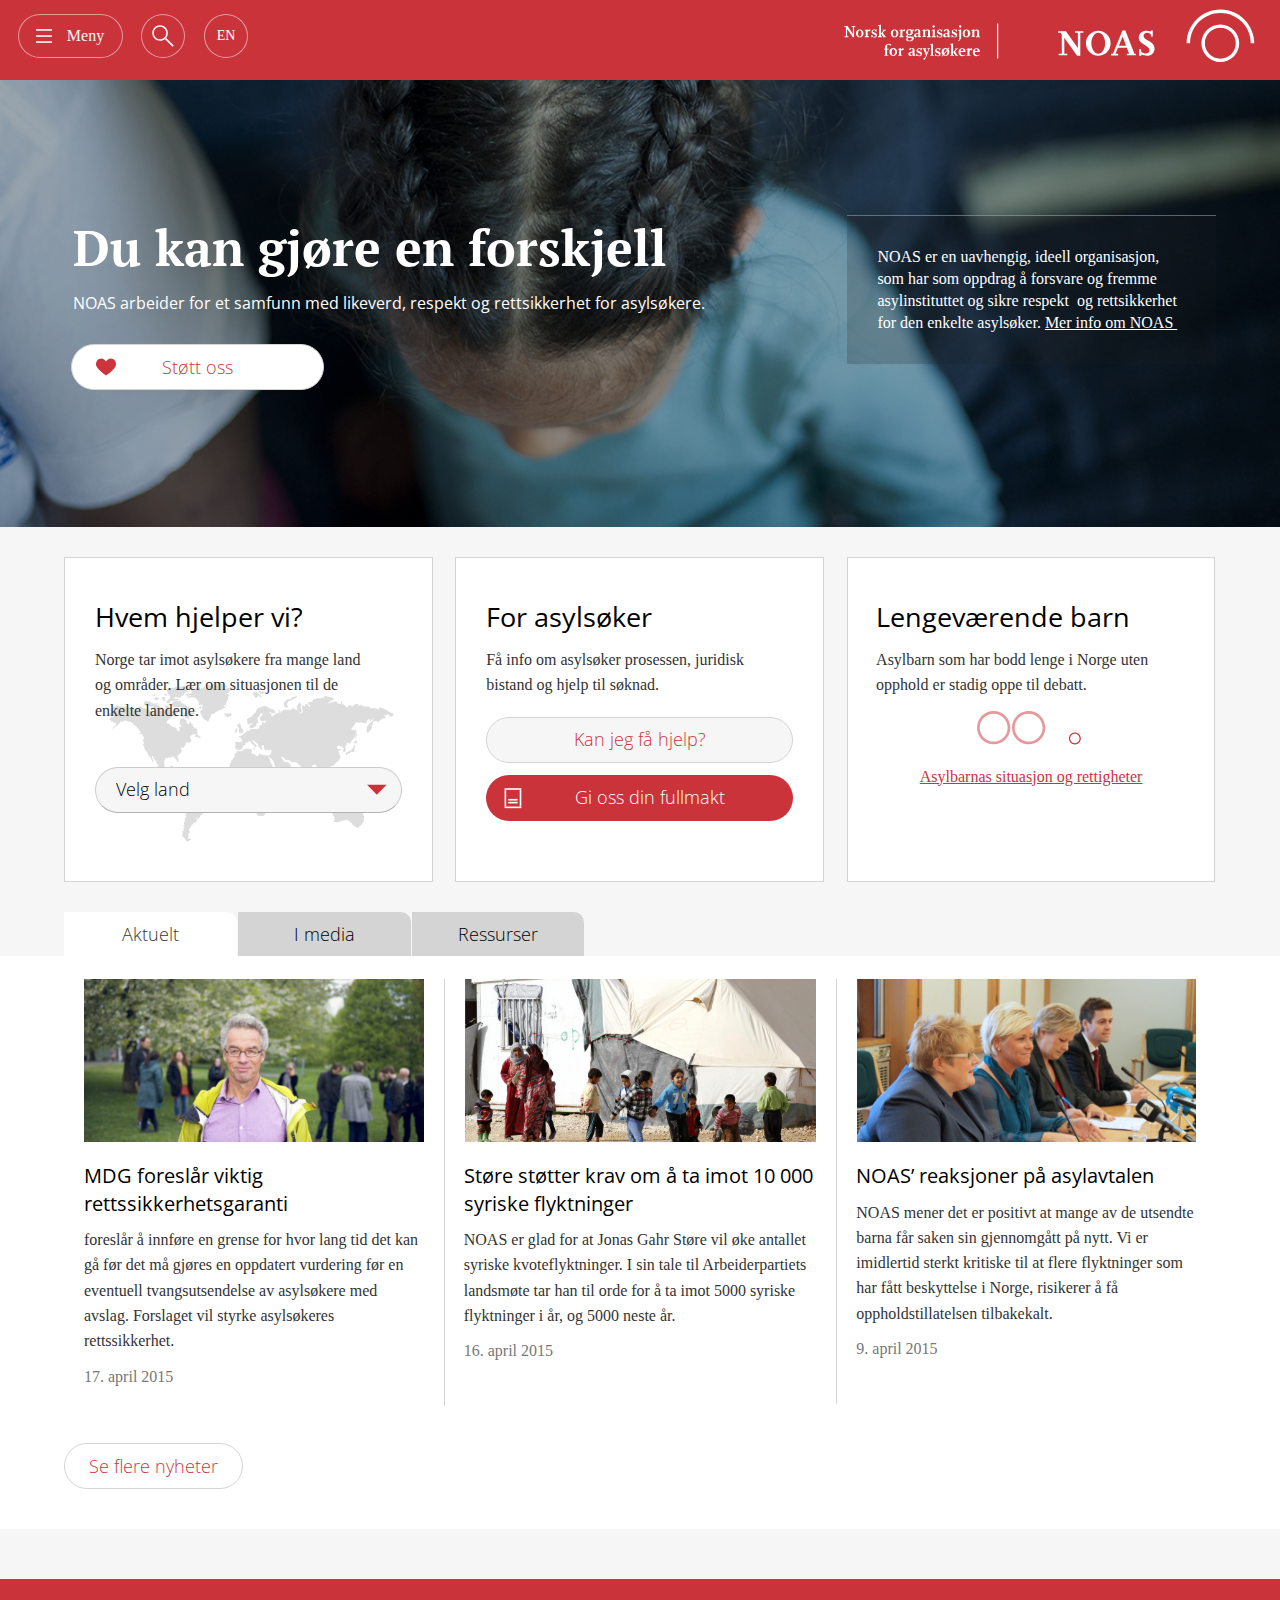
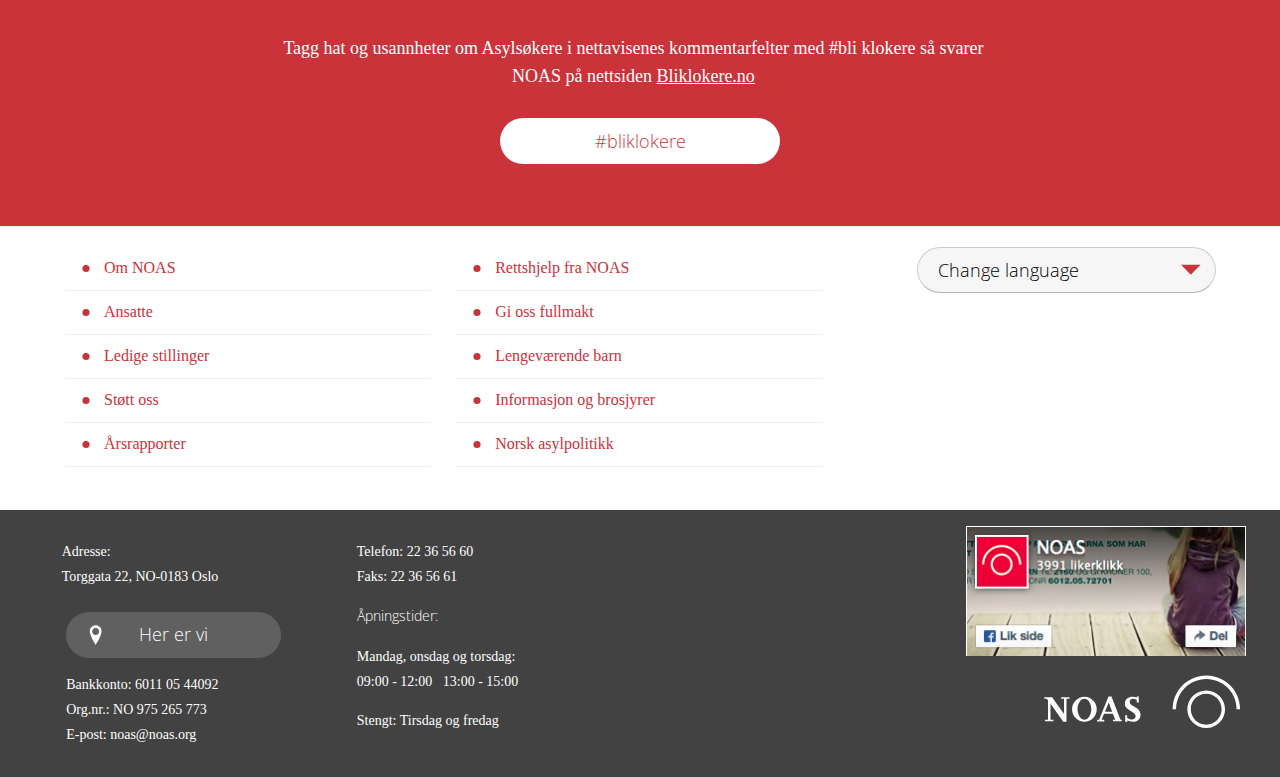
<file: index.html>
<!doctype html>
<html>
<head>
  <meta charset="utf-8">
  <meta name="viewport" content="initial-scale=1.0">
  <title>index</title>
  <link href="http://fonts.googleapis.com/css?family=Open+Sans:300,400,400|PT+Serif:700,400,400" rel="stylesheet" type="text/css">
  <link rel="stylesheet" href="css/standardize.css">
  <link rel="stylesheet" href="css/index-grid.css">
  <link rel="stylesheet" href="css/index.css">
</head>
<body class="body page-index clearfix">
  <button id="left-menu" class="menu">Meny</button>
  <div class="forsiden">
    <div class="frontpage clearfix">
      <div class="topcontainer clearfix">
        <div class="content_topcontainser clearfix">
          <div onClick="window.location='sttte.html';" class="hjelpe clearfix">
            <p onClick="window.location='sttte.html';" class="text text-1"><span>Du</span> kan <span>gjøre en forskjell</span></p>
            <p onClick="window.location='sttte.html';" class="text text-2">NOAS arbeider for et samfunn med likeverd, respekt og rettsikkerhet for asylsøkere.</p>
            <button onClick="window.location='sttte.html';" class="_button">Støtt oss</button>
          </div>
          <div class="kortomnoas clearfix">
            <p class="text text-3">NOAS er en uavhengig, ideell organisasjon, som har som oppdrag å forsvare og fremme asylinstituttet og sikre respekt &nbsp;og rettsikkerhet for den enkelte asylsøker. <a>Mer info om NOAS&nbsp;</a></p>
          </div>
        </div>
      </div>
      <div class="frontpageboxes clearfix">
        <div class="countries clearfix">
          <p class="text text-4">Hvem hjelper vi?</p>
          <p class="text text-5"><a>Norge tar imot asylsøkere fra mange land og områder. Lær om situasjonen til de enkelte landene.</a></p>
          <select id="forsideLandSelect" class="landselect" name="Velg land">
            <option value="Velg land">Velg land</option>
            <option value="Afganistan">Afganistan</option>
            <option value="Albania">Albania</option>
            <option value="Algerie">Algerie</option>
            <option value="Eritrea">Eritrea</option>
            <option value="Etiopia">Etiopia</option>
            <option value="Irak">Irak</option>
            <option value="Kosovo">Kosovo</option>
            <option value="Nigeria">Nigeria</option>
            <option value="Somalia">Somalia</option>
            <option value="Syria">Syria</option>
          </select>
        </div>
        <div class="help clearfix">
          <p onClick="window.location='hjelp.html';" class="text text-6">For asylsøker</p>
          <p class="text text-7"><a class="rt-element" style="font-style: inherit; font-family: inherit; font-weight: inherit; text-decoration: inherit; text-transform: inherit; color: inherit; background-image: none; background-color: transparent; box-shadow: none; text-shadow: inherit; opacity: 1; border: none; word-wrap: normal; white-space: normal; word-break: normal;">Få info om asylsøker prosessen, juridisk bistand og hjelp til søknad.
</a></p>
          <button onClick="window.location='hjelp.html';" class="fullmakt fullmakt-1">Kan jeg få hjelp?</button>
          <button onClick="window.location='fullmaktskjema.html';" id="forsideFullmakt" class="fullmakt fullmakt-2">Gi oss din fullmakt</button>
        </div>
        <div class="longstayingchildren clearfix">
          <div class="toptext_longstaying clearfix">
            <p class="title">Lengeværende barn</p>
            <p class="summary"><a class="rt-element" style="font-style: inherit; font-family: inherit; font-weight: inherit; text-decoration: inherit; text-transform: inherit; color: inherit; background-image: none; background-color: transparent; box-shadow: none; text-shadow: inherit; opacity: 1; border: none; word-wrap: normal; white-space: normal; word-break: normal;">Asylbarn som har bodd lenge i Norge uten opphold er stadig oppe til debatt.</a></p>
          </div>
          <div class="container _element"></div>
          <p class="text">Asylbarnas situasjon og rettigheter</p>
        </div>
      </div>
      <div class="newstabs clearfix">
        <button id="aktuelt_innhold" class="newsbutton newsbutton-1">Aktuelt</button>
        <button id="imedia_innhold" class="newsbutton newsbutton-2">I media</button>
        <button id="ressurser_innhold" class="newsbutton newsbutton-3">Ressurser</button>
        <div id="ressurser_content" class="rapporter clearfix">
          <div class="rapport1 clearfix">
            <div class="container _element"></div>
            <div class="container _container clearfix">
              <p class="newstitle newstitle-1">Årsrapport 2014</p>
              <p class="newstitle newstitle-2">I 2014 kom mange asylsøkere til Norge fra krigsherjede Syria og diktaturet Eritrea. Samtidig intensiverte regjeringen sitt returarbeid, herunder tvangsutsendelser av lengeværende barn. Dette har preget NOAS’ arbeid i året som gikk.</p>
              <p class="date">14. april 2015</p>
            </div>
          </div>
          <div class="rapport2 clearfix">
            <div class="frihet"></div>
            <div class="rapporttekst2 clearfix">
              <p class="newstitle newstitle-3">Frihet først</p>
              <p class="newstitle newstitle-4">En rapport om alternativer til internering
</p>
              <p class="date">&nbsp;2015</p>
            </div>
          </div>
          <div class="rapport3 clearfix">
            <div class="bilde3"></div>
            <div class="asylfeltet_text clearfix">
              <p class="newstitle newstitle-5">Asylfeltet på 1-2-3</p>
              <p class="newstitle newstitle-6">
Her finner du informasjon om de fleste tema på asylfeltet.</p>
              <p class="date">9. april 2015</p>
            </div>
          </div>
          <button class="_button">Se flere ressurser</button>
        </div>
        <div id="imedia_content" class="imedia clearfix">
          <div onClick="window.location='http://www.dagen.no/Nyheter/politikk/Frp-vurderer-strengere-regler-for-familiegjenforening-194684';" class="imedia6 clearfix">
            <div class="textcontent_imedia6 clearfix">
              <p class="newstitle">FRP vurderer strengere regler for familiegjenforening</p>
              <p class="date">9. april 2015</p>
            </div>
          </div>
          <div class="imedia5 clearfix">
            <div class="container _container clearfix">
              <p class="newstitle">Kastes ut av Norge etter å ha blitt utsatt for trafficking og tvangsprostitusjon</p>
              <p class="date">NRK, 16. april 2015</p>
            </div>
          </div>
          <div onClick="window.location='http://www.tv2.no/2015/04/22/nyheter/flyktninger/syria/6830765';" class="imedia1 clearfix">
            <div class="container _container clearfix">
              <p class="newstitle">– Flyktninger kan godt bo i brakker og nedlagte skoler</p>
              <p class="date">22. april 2015, TV2</p>
            </div>
          </div>
          <div onClick="window.location='http://www.nored.no/Redaktoernyheter/Nygaard-gjenvalgt-som-leder-for-Norsk-PEN';" class="imedia4 clearfix">
            <div class="container _container clearfix">
              <p class="newstitle"><span>Nygaard gjenvalgt som leder for Norsk PEN</span></p>
              <p class="date">TV2,&nbsp;22. april 2015</p>
            </div>
          </div>
          <div onClick="window.location='http://www.vg.no/nyheter/innenriks/flyktningkatastrofen-i-middelhavet/ahmad-29-jeg-var-paa-en-flyktningebaat-i-tolv-dager/a/23438981/';" class="imedia3 clearfix">
            <div class="container _container clearfix">
              <p class="newstitle">Ahmad (29): Jeg var på en flyktningebåt i tolv dager</p>
              <p class="date">VG nett, 28. april 2015</p>
            </div>
          </div>
          <div onClick="window.location='http://www.utrop.no/Nyheter/Innenriks/28840';" class="imedia2 clearfix">
            <div onClick="window.location='http://www.utrop.no/Nyheter/Innenriks/28840';" class="container _container clearfix">
              <p class="newstitle">

    Reagerer mot Keshvari-utspill</p>
              <p class="date">NRK, 16. april 2015</p>
            </div>
          </div>
        </div>
        <div id="aktuelt_content" class="aktuelt clearfix">
          <div class="news1 news1-1 clearfix">
            <div class="container _element"></div>
            <div class="container _container clearfix">
              <p class="newstitle newstitle-13">MDG foreslår viktig rettssikkerhetsgaranti</p>
              <p class="newstitle newstitle-14">foreslår å innføre en grense for hvor lang tid det kan gå før det må gjøres en oppdatert vurdering før en eventuell tvangsutsendelse av asylsøkere med avslag. Forslaget vil styrke asylsøkeres rettssikkerhet.&nbsp;</p>
              <p class="date">17. april 2015</p>
            </div>
          </div>
          <div class="news2 clearfix">
            <div class="bilde2"></div>
            <div class="container _container clearfix">
              <p class="newstitle newstitle-15">Støre støtter krav om å ta imot 10 000 syriske flyktninger</p>
              <p class="newstitle newstitle-16">NOAS er glad for at Jonas Gahr Støre vil øke antallet syriske kvoteflyktninger. I sin tale til Arbeiderpartiets landsmøte tar han til orde for å ta imot 5000 syriske flyktninger i år, og 5000 neste år.</p>
              <p class="date">16. april 2015</p>
            </div>
          </div>
          <div class="news3 clearfix">
            <div class="bilde3 clearfix">
              <div class="news1"></div>
            </div>
            <div class="container _container clearfix">
              <p class="newstitle newstitle-17">NOAS’ reaksjoner på asylavtalen</p>
              <p class="newstitle newstitle-18">
NOAS mener det er positivt at mange av de utsendte barna får saken sin gjennomgått på nytt. Vi er imidlertid sterkt kritiske til at flere flyktninger som har fått beskyttelse i Norge, risikerer å få oppholdstillatelsen tilbakekalt.</p>
              <p class="date">9. april 2015</p>
            </div>
          </div>
          <button class="_button">Se flere nyheter</button>
        </div>
      </div>
    </div>
  </div>
  <div class="topmenu clearfix">
    <button id="search-menu" class="search"></button>
    <button class="_button">EN</button>
    <div onClick="window.location='index.html';" class="logocontainer clearfix">
      <img class="image image-1" src="images/logo_subtekst_white.svg">
      <img class="image image-2" src="images/logo_hvit2@.svg">
    </div>
  </div>
  <div class="bliklokere clearfix">
    <p class="text text-9">Tagg hat og usannheter om Asylsøkere i nettavisenes kommentarfelter med #bli klokere så svarer NOAS på nettsiden <a href="http://bliklokere.no/" target="_blank">Bliklokere.no</a></p>
    <button onClick="window.location='http://bliklokere.no/';" class="_button">#bliklokere</button>
  </div>
  <div class="footer footer-1 clearfix">
    <div class="menu_bottom clearfix">
      <div class="container _container clearfix">
        <div class="containerdel1 clearfix">
          <button class="_button">Om NOAS</button>
          <button class="_button _button-7">Ansatte</button>
          <button class="_button _button-8">Ledige stillinger</button>
          <button onClick="window.location='sttte.html';" class="_button _button-9">Støtt oss</button>
          <button class="_button _button-10">Årsrapporter</button>
        </div>
        <div class="containerdel2 clearfix">
          <button onClick="window.location='hjelp.html';" class="_button _button-11">Rettshjelp fra NOAS</button>
          <button onClick="window.location='fullmaktskjema2.html';" class="_button _button-12">Gi oss fullmakt</button>
          <button class="_button _button-13">Lengeværende barn</button>
          <button class="_button _button-14">Informasjon og brosjyrer</button>
          <button class="_button _button-15">Norsk asylpolitikk&nbsp;</button>
        </div>
      </div>
      <select class="dropdown _select">
        <option value="Change language">Change language</option>
        <option value="English">English</option>
        <option value="Norwegian">Norwegian</option>
        <option value="Arabic">Arabic</option>
        <option value="Somali">Somali</option>
      </select>
    </div>
    <div class="footer clearfix">
      <div class="container _container container-14 clearfix">
        <p class="text text-10">
Adresse:&nbsp;<br>Torggata 22, NO-0183 Oslo&nbsp;</p>
        <button onClick="window.location='https://www.google.no/maps/place/Torggata+22,+0183+Oslo/@59.9164338,10.7520282,17z/data=!3m1!4b1!4m2!3m1!1s0x46416e63e6e627e9:0xcf05af3faac02c22?hl=en';" class="_button _button-16">Her er vi</button>
        <p class="text text-11">
Bankkonto: 6011 05 44092&nbsp;<br>Org.nr.: NO 975 265 773 <br>E-post: noas@noas.org</p>
      </div>
      <div class="text text-12">
        <p>
Telefon: 22 36 56 60 <br>Faks: 22 36 56 61</p>
        <p><span>Åpningstider:&nbsp;</span></p>
        <p><span></span>Mandag, onsdag og torsdag:<br>09:00 - 12:00 &nbsp; 13:00 - 15:00</p>
        <p>Stengt: Tirsdag og fredag</p>
</div>
      <div class="facebook_like"></div>
      <div class="container _element"></div>
    </div>
  </div>

  <script src="js/jquery-min.js"></script>
  <script src="js/index.js"></script>

  <!-- Page content will appear above your static tail code. This is a good place for analytics code, etc. -->
  <header></header>
  <div id="sidr-left">
  <!-- Your content -->
  <ul>
    <li style="padding-left: 10px;" id="menu-close-button"><a href="#" style="padding: 3px 0 3px 15px;margin-left: -15px;white-space: nowrap;"><img src="images/icon_X_hvit.svg" alt="Close" style="height:25px;width:25px;vertical-align: middle;padding: 2px;margin-right: 10px;">Lukk meny</button></a></li>
    <li style="padding-left: 10px;"><a style="padding: 0 0 0 15px;margin-left: -15px;white-space: nowrap;"><img id="lang-icon" src="images/icon-globe-white.png" alt="Globus"><select id="select-language" style="min-width:170px;max-width:190px; display:inline; background:rgba(0,0,0,0);color:#ccc;">
  <option style="background:#333;" value="" selected>Change language..</option>
  <option style="background:#333;" value="">Norsk</option>
  <option style="background:#333;" value="">English</option>
  <option style="background:#333;" value="">Somali</option>
      </select></a>
    </li>
    <form><span style="white-space: nowrap;">
      <input id="menu-searchfield" type="text" placeholder="Søk etter..." style="min-width:160px;max-width:175px;display: inline;" /><button id="search-bttn">Søk</button></span>
    </form>
    <li><a href="index.html">Forsiden</a></li>
    <li><a href="#">Hvem er vi?</a>
      <ul>
        <li><a href="#">Ansatte</a></li>
        <li><a href="#">Ledige stillinger</a></li>
      </ul>
    </li>
    <li><a href="hjelp.html">Hjelp fra NOAS</a>
      <ul><li><a href="fullmaktskjema.html">Fullmaktsskjema</a></li></ul>
    </li>
    <li><a href="sttte.html">Støtt NOAS</a></li>
    <li><a href="#">Aktuelle saker</a>
      <ul>
        <li><a href="http://bliklokere.no">#BliKlokere</a></li>
      </ul>
    </li>
    <li><a href="#">Norsk asylpolitikk</a></li>
    <li><a href="#">Ressurser</a>
      <ul><li><a href="#">Årsrapporter</a></li></ul>
    </li>
  </ul>
  <h2>NOAS</h2>
<p><b>Adresse:</b> Torggata 2, NO-0183 Oslo</p>
    <p><b>Epost:</b> <a href="mailto:noas@noas.no" target="_top"><u>noas@noas.no</u></a></p>
    <p><b>Tel./fax:</b> 22 36 56 60 / 22 36 56 61</p>
    <p><b>Bankkonto:</b> 6011.05.49092</p>
<p><b>Org.nr.:</b> NO 975 265 772</p>
</div> 
  <style>
.sidr{display:none;position:absolute;position:fixed;top:0;height:100%;z-index:999999;width:260px;overflow-x:none;overflow-y:auto;font-family:"lucida grande",tahoma,verdana,arial,sans-serif;font-size:15px;background:#333;color:#fff;-webkit-box-shadow:inset 0 0 5px 5px #222;-moz-box-shadow:inset 0 0 5px 5px #222;box-shadow:inset 0 0 5px 5px #222}.sidr .sidr-inner{padding:0 0 15px}.sidr .sidr-inner>p{margin-left:15px;margin-right:15px}.sidr.right{left:auto;right:-260px}.sidr.left{left:-260px;right:auto}.sidr h1,.sidr h2,.sidr h3,.sidr h4,.sidr h5,.sidr h6{font-size:11px;font-weight:normal;padding:0 15px;margin:0 0 5px;color:#fff;line-height:24px;background-image:-webkit-gradient(linear, 50% 0%, 50% 100%, color-stop(0%, #4d4d4d), color-stop(100%, #1a1a1a));background-image:-webkit-linear-gradient(#4d4d4d,#1a1a1a);background-image:-moz-linear-gradient(#4d4d4d,#1a1a1a);background-image:-o-linear-gradient(#4d4d4d,#1a1a1a);background-image:linear-gradient(#4d4d4d,#1a1a1a);-webkit-box-shadow:0 5px 5px 3px rgba(0,0,0,0.2);-moz-box-shadow:0 5px 5px 3px rgba(0,0,0,0.2);box-shadow:0 5px 5px 3px rgba(0,0,0,0.2)}.sidr p{font-size:13px;margin:0 0 12px}.sidr p a{color:rgba(255,255,255,0.9)}.sidr>p{margin-left:15px;margin-right:15px}.sidr ul{display:block;margin:0 0 15px;padding:0;border-top:1px solid #1a1a1a;border-bottom:1px solid #4d4d4d}.sidr ul li{display:block;margin:0;line-height:44px;border-top:1px solid #4d4d4d;border-bottom:1px solid #1a1a1a}.sidr ul li:hover,.sidr ul li.active,.sidr ul li.sidr-class-active{border-top:none;line-height:44px}.sidr ul li:hover>a,.sidr ul li:hover>span,.sidr ul li.active>a,.sidr ul li.active>span,.sidr ul li.sidr-class-active>a,.sidr ul li.sidr-class-active>span{-webkit-box-shadow:inset 0 0 15px 3px #222;-moz-box-shadow:inset 0 0 15px 3px #222;box-shadow:inset 0 0 15px 3px #222}.sidr ul li a,.sidr ul li span{padding:0 15px;display:block;text-decoration:none;color:#fff}.sidr ul li ul{border-bottom:none;margin:0}.sidr ul li ul li{line-height:44px;font-size:13px}.sidr ul li ul li:last-child{border-bottom:none}.sidr ul li ul li:hover,.sidr ul li ul li.active,.sidr ul li ul li.sidr-class-active{border-top:none;line-height:44px}.sidr ul li ul li:hover>a,.sidr ul li ul li:hover>span,.sidr ul li ul li.active>a,.sidr ul li ul li.active>span,.sidr ul li ul li.sidr-class-active>a,.sidr ul li ul li.sidr-class-active>span{-webkit-box-shadow:inset 0 0 15px 3px #222;-moz-box-shadow:inset 0 0 15px 3px #222;box-shadow:inset 0 0 15px 3px #222}.sidr ul li ul li a,.sidr ul li ul li span{color:rgba(255,255,255,0.8);padding-left:30px}.sidr form{margin:10px 15px 0px}.sidr label{font-size:13px}.sidr input[type="text"],.sidr input[type="password"],.sidr input[type="date"],.sidr input[type="datetime"],.sidr input[type="email"],.sidr input[type="number"],.sidr input[type="search"],.sidr input[type="tel"],.sidr input[type="time"],.sidr input[type="url"],.sidr textarea,.sidr select{width:100%;font-size:13px;padding:5px;-webkit-box-sizing:border-box;-moz-box-sizing:border-box;box-sizing:border-box;margin:0 0 10px;-webkit-border-radius:2px;-moz-border-radius:2px;-ms-border-radius:2px;-o-border-radius:2px;border-radius:2px;border:none;background:rgba(255,255,255,0.9);color:rgba(0,0,0,1);display:block;clear:both}.sidr input[type=checkbox]{width:auto;display:inline;clear:none}.sidr input[type=button],.sidr input[type=submit]{color:#333;background:#fff}.sidr input[type=button]:hover,.sidr input[type=submit]:hover{background:rgba(255,255,255,0.9)}
#paymentOptions, #containerGift, #containerMembership, #imedia_content, #ressurser_content, #kontaktContainer, #feilmelding, #buttonPay, #missingDocsContainer{display:none}
#uploadButton, #forsideFullmakt{z-index:300}
ul.list {
    list-style-type: disc;
    font:1em/1.38 Georgia;
}
ul.list > li
{
    color: rgb(203, 51, 59);
}
ul.list > li > span
{
    color: black;
}
@media screen and (max-width: 640px) {
   #nabolandContent{display:none;}
 }
</style>
<script>
  /*! Sidr - v1.2.1 - 2013-11-06
 * https://github.com/artberri/sidr
 * Copyright (c) 2013 Alberto Varela; Licensed MIT */
$(document).ready(function() {(function(e){var t=!1,i=!1,n={isUrl:function(e){var t=RegExp("^(https?:\\/\\/)?((([a-z\\d]([a-z\\d-]*[a-z\\d])*)\\.)+[a-z]{2,}|((\\d{1,3}\\.){3}\\d{1,3}))(\\:\\d+)?(\\/[-a-z\\d%_.~+]*)*(\\?[;&a-z\\d%_.~+=-]*)?(\\#[-a-z\\d_]*)?$","i");return t.test(e)?!0:!1},loadContent:function(e,t){e.html(t)},addPrefix:function(e){var t=e.attr("id"),i=e.attr("class");"string"==typeof t&&""!==t&&e.attr("id",t.replace(/([A-Za-z0-9_.\-]+)/g,"sidr-id-$1")),"string"==typeof i&&""!==i&&"sidr-inner"!==i&&e.attr("class",i.replace(/([A-Za-z0-9_.\-]+)/g,"sidr-class-$1")),e.removeAttr("style")},execute:function(n,s,a){"function"==typeof s?(a=s,s="sidr"):s||(s="sidr");var r,d,l,c=e("#"+s),u=e(c.data("body")),f=e("html"),p=c.outerWidth(!0),g=c.data("speed"),h=c.data("side"),m=c.data("displace"),v=c.data("onOpen"),y=c.data("onClose"),x="sidr"===s?"sidr-open":"sidr-open "+s+"-open";if("open"===n||"toggle"===n&&!c.is(":visible")){if(c.is(":visible")||t)return;if(i!==!1)return o.close(i,function(){o.open(s)}),void 0;t=!0,"left"===h?(r={left:p+"px"},d={left:"0px"}):(r={right:p+"px"},d={right:"0px"}),u.is("body")&&(l=f.scrollTop(),f.css("overflow-x","hidden").scrollTop(l)),m?u.addClass("sidr-animating").css({width:u.width(),position:"absolute"}).animate(r,g,function(){e(this).addClass(x)}):setTimeout(function(){e(this).addClass(x)},g),c.css("display","block").animate(d,g,function(){t=!1,i=s,"function"==typeof a&&a(s),u.removeClass("sidr-animating")}),v()}else{if(!c.is(":visible")||t)return;t=!0,"left"===h?(r={left:0},d={left:"-"+p+"px"}):(r={right:0},d={right:"-"+p+"px"}),u.is("body")&&(l=f.scrollTop(),f.removeAttr("style").scrollTop(l)),u.addClass("sidr-animating").animate(r,g).removeClass(x),c.animate(d,g,function(){c.removeAttr("style").hide(),u.removeAttr("style"),e("html").removeAttr("style"),t=!1,i=!1,"function"==typeof a&&a(s),u.removeClass("sidr-animating")}),y()}}},o={open:function(e,t){n.execute("open",e,t)},close:function(e,t){n.execute("close",e,t)},toggle:function(e,t){n.execute("toggle",e,t)},toogle:function(e,t){n.execute("toggle",e,t)}};e.sidr=function(t){return o[t]?o[t].apply(this,Array.prototype.slice.call(arguments,1)):"function"!=typeof t&&"string"!=typeof t&&t?(e.error("Method "+t+" does not exist on jQuery.sidr"),void 0):o.toggle.apply(this,arguments)},e.fn.sidr=function(t){var i=e.extend({name:"sidr",speed:200,side:"left",source:null,renaming:!0,body:"body",displace:!0,onOpen:function(){},onClose:function(){}},t),s=i.name,a=e("#"+s);if(0===a.length&&(a=e("<div />").attr("id",s).appendTo(e("body"))),a.addClass("sidr").addClass(i.side).data({speed:i.speed,side:i.side,body:i.body,displace:i.displace,onOpen:i.onOpen,onClose:i.onClose}),"function"==typeof i.source){var r=i.source(s);n.loadContent(a,r)}else if("string"==typeof i.source&&n.isUrl(i.source))e.get(i.source,function(e){n.loadContent(a,e)});else if("string"==typeof i.source){var d="",l=i.source.split(",");if(e.each(l,function(t,i){d+='<div class="sidr-inner">'+e(i).html()+"</div>"}),i.renaming){var c=e("<div />").html(d);c.find("*").each(function(t,i){var o=e(i);n.addPrefix(o)}),d=c.html()}n.loadContent(a,d)}else null!==i.source&&e.error("Invalid Sidr Source");return this.each(function(){var t=e(this),i=t.data("sidr");i||(t.data("sidr",s),"ontouchstart"in document.documentElement?(t.bind("touchstart",function(e){e.originalEvent.touches[0],this.touched=e.timeStamp}),t.bind("touchend",function(e){var t=Math.abs(e.timeStamp-this.touched);200>t&&(e.preventDefault(),o.toggle(s))})):t.click(function(e){e.preventDefault(),o.toggle(s)}))})}})(jQuery)});
  
$(document).ready(function() {
    $('#left-menu').sidr({
      name: 'sidr-left',
      side: 'left' // By default
    });
    $('#right-menu').sidr({
      name: 'sidr-right',
      side: 'right'
    });
    $('select').on('change', function() {
	    if(this.value=='Syria'){
	 	    window.location.href = "land.html";
	    }
    });
});
  
$(document).on('click', function(event) {
  if (!$(event.target).closest('#sidr-left').length) {
    if ($('#sidr-left').is(':visible')){
       $.sidr('close', 'sidr-left');    
    }
  }
  if ($(event.target).closest('#left-menu').length){
    if ($('#sidr-left').is(':hidden')){
       $.sidr('open', 'sidr-left');    
    }
  }
  if ($(event.target).closest('#search-menu').length){
	if ($('#sidr-left').is(':hidden')){
	 $.sidr('open', 'sidr-left');
	 $( '#menu-searchfield' ).focus();
	}
  }
  if ($(event.target).closest('#menu-close-button').length){
    if ($('#sidr-left').is(':visible')){
      $.sidr('close', 'sidr-left');    
    }
  }
  
});
$("#historyBack").click(function (event) {
  event.preventDefault()
  window.history.back();
});
</script>
<style>
  #lang-icon{width:25px;height:25px;vertical-align:middle;margin-right: 5px;}
  #search-bttn{
    color: #333;
  box-shadow: 0 0 0 1px rgba(0,0,0,.15) inset,0 0 6px rgba(0,0,0,.2) inset;
  border: 0 rgba(0,0,0,0);
  background-color: #E6E6E6;
  text-decoration: none;
  border-radius: 2px;
  padding: 4px 8px;
  margin-left: 10px;
  display: inline;
  }
  #select-language{padding: 0px;}
</style>
</body>
</html>
</file>
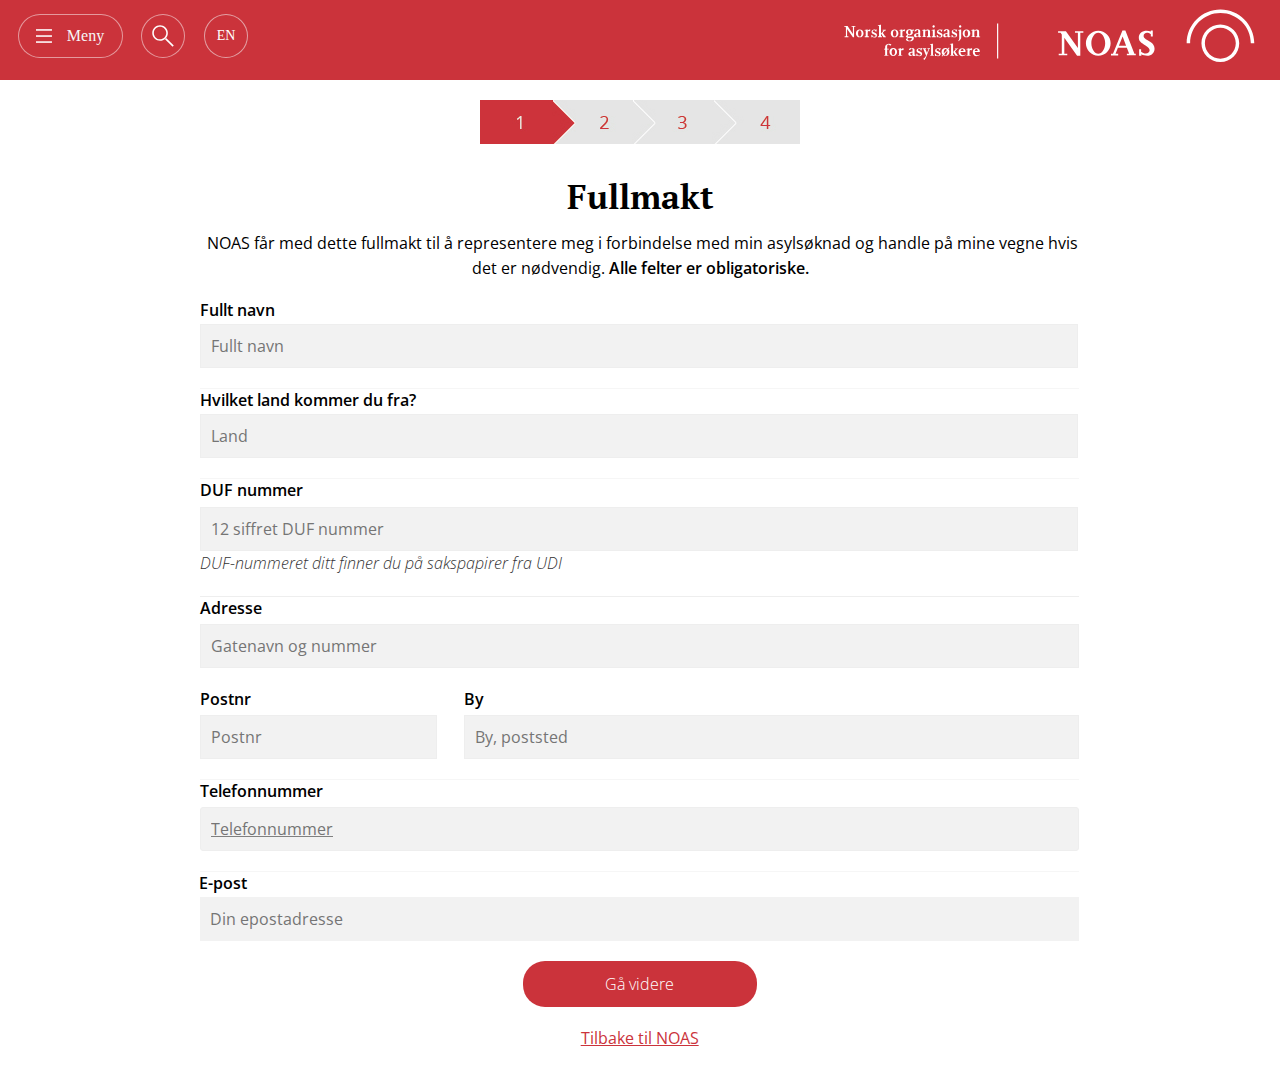
<file: fullmaktskjema.html>
<!doctype html>
<html>
<head>
  <meta charset="utf-8">
  <meta name="viewport" content="initial-scale=1.0">
  <title>fullmaktskjema</title>
  <link href="http://fonts.googleapis.com/css?family=Open+Sans:400,400,300,600|PT+Serif:700,400" rel="stylesheet" type="text/css">
  <link rel="stylesheet" href="css/standardize.css">
  <link rel="stylesheet" href="css/fullmaktskjema-grid.css">
  <link rel="stylesheet" href="css/fullmaktskjema.css">
</head>
<body class="body page-fullmaktskjema clearfix">
  <button id="left-menu" class="stikktittel-artikkel-h1--seo- artikkeltittel-h2--seo- artikkel-ingress-h3--seo- body sitat button_fullmakt button_fullmakt_hover forsidetittel-h1 forsidetittel-h2 title-h3 body-16-px dropdown hovedknapper hovedknapper-hover subknapper subknapper-hover button_meny button_menu_hover inputfield_feil inputfield menu_bottom menu_bottom_hover menu">Meny</button>
  <div class="stikktittel-artikkel-h1--seo- artikkeltittel-h2--seo- artikkel-ingress-h3--seo- body sitat button_fullmakt button_fullmakt_hover forsidetittel-h1 forsidetittel-h2 title-h3 body-16-px dropdown hovedknapper hovedknapper-hover subknapper subknapper-hover button_meny button_menu_hover inputfield_feil inputfield menu_bottom menu_bottom_hover topmenu clearfix">
    <button id="search-menu" class="stikktittel-artikkel-h1--seo- artikkeltittel-h2--seo- artikkel-ingress-h3--seo- body sitat button_fullmakt button_fullmakt_hover forsidetittel-h1 forsidetittel-h2 title-h3 body-16-px dropdown hovedknapper hovedknapper-hover subknapper subknapper-hover button_meny button_menu_hover inputfield_feil inputfield menu_bottom menu_bottom_hover search"></button>
    <button class="stikktittel-artikkel-h1--seo- artikkeltittel-h2--seo- artikkel-ingress-h3--seo- body sitat button_fullmakt button_fullmakt_hover forsidetittel-h1 forsidetittel-h2 title-h3 body-16-px dropdown hovedknapper hovedknapper-hover subknapper subknapper-hover button_meny button_menu_hover inputfield_feil inputfield menu_bottom menu_bottom_hover _button">EN</button>
    <div onClick="window.location='index.html';" class="stikktittel-artikkel-h1--seo- artikkeltittel-h2--seo- artikkel-ingress-h3--seo- body sitat button_fullmakt button_fullmakt_hover forsidetittel-h1 forsidetittel-h2 title-h3 body-16-px dropdown hovedknapper hovedknapper-hover subknapper subknapper-hover button_meny button_menu_hover inputfield_feil inputfield menu_bottom menu_bottom_hover logocontainer clearfix">
      <img class="stikktittel-artikkel-h1--seo- artikkeltittel-h2--seo- artikkel-ingress-h3--seo- body sitat button_fullmakt button_fullmakt_hover forsidetittel-h1 forsidetittel-h2 title-h3 body-16-px dropdown hovedknapper hovedknapper-hover subknapper subknapper-hover button_meny button_menu_hover inputfield_feil inputfield menu_bottom menu_bottom_hover image image-1" src="images/logo_subtekst_white.svg">
      <img class="stikktittel-artikkel-h1--seo- artikkeltittel-h2--seo- artikkel-ingress-h3--seo- body sitat button_fullmakt button_fullmakt_hover forsidetittel-h1 forsidetittel-h2 title-h3 body-16-px dropdown hovedknapper hovedknapper-hover subknapper subknapper-hover button_meny button_menu_hover inputfield_feil inputfield menu_bottom menu_bottom_hover image image-2" src="images/logo_hvit2@.svg">
    </div>
  </div>
  <div class="stikktittel-artikkel-h1--seo- artikkeltittel-h2--seo- artikkel-ingress-h3--seo- body sitat button_fullmakt button_fullmakt_hover forsidetittel-h1 forsidetittel-h2 title-h3 body-16-px dropdown hovedknapper hovedknapper-hover subknapper subknapper-hover button_meny button_menu_hover inputfield_feil inputfield menu_bottom menu_bottom_hover pageindicators clearfix">
    <div id="indicator1" class="stikktittel-artikkel-h1--seo- artikkeltittel-h2--seo- artikkel-ingress-h3--seo- body sitat button_fullmakt button_fullmakt_hover forsidetittel-h1 forsidetittel-h2 title-h3 body-16-px dropdown hovedknapper hovedknapper-hover subknapper subknapper-hover button_meny button_menu_hover inputfield_feil inputfield menu_bottom menu_bottom_hover pageindicator"></div>
  </div>
  <form class="stikktittel-artikkel-h1--seo- artikkeltittel-h2--seo- artikkel-ingress-h3--seo- body sitat button_fullmakt button_fullmakt_hover forsidetittel-h1 forsidetittel-h2 title-h3 body-16-px dropdown hovedknapper hovedknapper-hover subknapper subknapper-hover button_meny button_menu_hover inputfield_feil inputfield menu_bottom menu_bottom_hover skjema clearfix">
    <div id="formHeader" class="stikktittel-artikkel-h1--seo- artikkeltittel-h2--seo- artikkel-ingress-h3--seo- body sitat button_fullmakt button_fullmakt_hover forsidetittel-h1 forsidetittel-h2 title-h3 body-16-px dropdown hovedknapper hovedknapper-hover subknapper subknapper-hover button_meny button_menu_hover inputfield_feil inputfield menu_bottom menu_bottom_hover container container-1 clearfix">
      <p class="stikktittel-artikkel-h1--seo- artikkeltittel-h2--seo- artikkel-ingress-h3--seo- body sitat button_fullmakt button_fullmakt_hover forsidetittel-h1 forsidetittel-h2 title-h3 body-16-px dropdown hovedknapper hovedknapper-hover subknapper subknapper-hover button_meny button_menu_hover inputfield_feil inputfield menu_bottom menu_bottom_hover titleh1 titleh1-1">Fullmakt</p>
      <p id="introText" class="stikktittel-artikkel-h1--seo- artikkeltittel-h2--seo- artikkel-ingress-h3--seo- body sitat button_fullmakt button_fullmakt_hover forsidetittel-h1 forsidetittel-h2 title-h3 body-16-px dropdown hovedknapper hovedknapper-hover subknapper subknapper-hover button_meny button_menu_hover inputfield_feil inputfield menu_bottom menu_bottom_hover titleh1 titleh1-2">&nbsp;NOAS  får  med 
dette  fullmakt  til  å  representere  meg  i  forbindelse  med  min  asylsøknad  og  handle  på  mine 
vegne  hvis  det  er  nødvendig. <span>Alle felter er obligatoriske.</span></p>
      <p id="feilmelding" class="stikktittel-artikkel-h1--seo- artikkeltittel-h2--seo- artikkel-ingress-h3--seo- body sitat button_fullmakt button_fullmakt_hover forsidetittel-h1 forsidetittel-h2 title-h3 body-16-px dropdown hovedknapper hovedknapper-hover subknapper subknapper-hover button_meny button_menu_hover inputfield_feil inputfield menu_bottom menu_bottom_hover text text-1"><span>Obs! Vennligst sjekk at du har fyllt ut feltene markert rødt under, og at verdiene i disse er gyldige.</span></p>
    </div>
    <div id="personalInfo" class="stikktittel-artikkel-h1--seo- artikkeltittel-h2--seo- artikkel-ingress-h3--seo- body sitat button_fullmakt button_fullmakt_hover forsidetittel-h1 forsidetittel-h2 title-h3 body-16-px dropdown hovedknapper hovedknapper-hover subknapper subknapper-hover button_meny button_menu_hover inputfield_feil inputfield menu_bottom menu_bottom_hover info-om-meg clearfix">
      <div class="stikktittel-artikkel-h1--seo- artikkeltittel-h2--seo- artikkel-ingress-h3--seo- body sitat button_fullmakt button_fullmakt_hover forsidetittel-h1 forsidetittel-h2 title-h3 body-16-px dropdown hovedknapper hovedknapper-hover subknapper subknapper-hover button_meny button_menu_hover inputfield_feil inputfield menu_bottom menu_bottom_hover infoommeg clearfix">
        <div class="stikktittel-artikkel-h1--seo- artikkeltittel-h2--seo- artikkel-ingress-h3--seo- body sitat button_fullmakt button_fullmakt_hover forsidetittel-h1 forsidetittel-h2 title-h3 body-16-px dropdown hovedknapper hovedknapper-hover subknapper subknapper-hover button_meny button_menu_hover inputfield_feil inputfield menu_bottom menu_bottom_hover container container-2 clearfix">
          <p class="stikktittel-artikkel-h1--seo- artikkeltittel-h2--seo- artikkel-ingress-h3--seo- body sitat button_fullmakt button_fullmakt_hover forsidetittel-h1 forsidetittel-h2 title-h3 body-16-px dropdown hovedknapper hovedknapper-hover subknapper subknapper-hover button_meny button_menu_hover inputfield_feil inputfield menu_bottom menu_bottom_hover text text-2">Fullt navn</p>
          <input id="navn" class="stikktittel-artikkel-h1--seo- artikkeltittel-h2--seo- artikkel-ingress-h3--seo- body sitat button_fullmakt button_fullmakt_hover forsidetittel-h1 forsidetittel-h2 title-h3 body-16-px dropdown hovedknapper hovedknapper-hover subknapper subknapper-hover button_meny button_menu_hover inputfield_feil inputfield menu_bottom menu_bottom_hover _input _input-1" name="Navn" placeholder="Fullt navn" type="text">
        </div>
        <div class="stikktittel-artikkel-h1--seo- artikkeltittel-h2--seo- artikkel-ingress-h3--seo- body sitat button_fullmakt button_fullmakt_hover forsidetittel-h1 forsidetittel-h2 title-h3 body-16-px dropdown hovedknapper hovedknapper-hover subknapper subknapper-hover button_meny button_menu_hover inputfield_feil inputfield menu_bottom menu_bottom_hover container container-3 clearfix">
          <p id="landLabel" class="stikktittel-artikkel-h1--seo- artikkeltittel-h2--seo- artikkel-ingress-h3--seo- body sitat button_fullmakt button_fullmakt_hover forsidetittel-h1 forsidetittel-h2 title-h3 body-16-px dropdown hovedknapper hovedknapper-hover subknapper subknapper-hover button_meny button_menu_hover inputfield_feil inputfield menu_bottom menu_bottom_hover text text-3">Hvilket land kommer du fra?</p>
          <input id="land" class="stikktittel-artikkel-h1--seo- artikkeltittel-h2--seo- artikkel-ingress-h3--seo- body sitat button_fullmakt button_fullmakt_hover forsidetittel-h1 forsidetittel-h2 title-h3 body-16-px dropdown hovedknapper hovedknapper-hover subknapper subknapper-hover button_meny button_menu_hover inputfield_feil inputfield menu_bottom menu_bottom_hover _input _input-2" name="land" placeholder="Land" type="text">
        </div>
        <div class="stikktittel-artikkel-h1--seo- artikkeltittel-h2--seo- artikkel-ingress-h3--seo- body sitat button_fullmakt button_fullmakt_hover forsidetittel-h1 forsidetittel-h2 title-h3 body-16-px dropdown hovedknapper hovedknapper-hover subknapper subknapper-hover button_meny button_menu_hover inputfield_feil inputfield menu_bottom menu_bottom_hover dufnummer clearfix">
          <p id="dufLabel" class="stikktittel-artikkel-h1--seo- artikkeltittel-h2--seo- artikkel-ingress-h3--seo- body sitat button_fullmakt button_fullmakt_hover forsidetittel-h1 forsidetittel-h2 title-h3 body-16-px dropdown hovedknapper hovedknapper-hover subknapper subknapper-hover button_meny button_menu_hover inputfield_feil inputfield menu_bottom menu_bottom_hover text text-4">DUF nummer</p>
          <input id="duf" class="stikktittel-artikkel-h1--seo- artikkeltittel-h2--seo- artikkel-ingress-h3--seo- body sitat button_fullmakt button_fullmakt_hover forsidetittel-h1 forsidetittel-h2 title-h3 body-16-px dropdown hovedknapper hovedknapper-hover subknapper subknapper-hover button_meny button_menu_hover inputfield_feil inputfield menu_bottom menu_bottom_hover _input" name="dufnummer" placeholder="12 siffret DUF nummer" type="text">
          <p class="stikktittel-artikkel-h1--seo- artikkeltittel-h2--seo- artikkel-ingress-h3--seo- body sitat button_fullmakt button_fullmakt_hover forsidetittel-h1 forsidetittel-h2 title-h3 body-16-px dropdown hovedknapper hovedknapper-hover subknapper subknapper-hover button_meny button_menu_hover inputfield_feil inputfield menu_bottom menu_bottom_hover text text-5">DUF-nummeret ditt finner du på sakspapirer fra UDI</p>
        </div>
        <div class="stikktittel-artikkel-h1--seo- artikkeltittel-h2--seo- artikkel-ingress-h3--seo- body sitat button_fullmakt button_fullmakt_hover forsidetittel-h1 forsidetittel-h2 title-h3 body-16-px dropdown hovedknapper hovedknapper-hover subknapper subknapper-hover button_meny button_menu_hover inputfield_feil inputfield menu_bottom menu_bottom_hover adresse clearfix">
          <p id="adresse" class="stikktittel-artikkel-h1--seo- artikkeltittel-h2--seo- artikkel-ingress-h3--seo- body sitat button_fullmakt button_fullmakt_hover forsidetittel-h1 forsidetittel-h2 title-h3 body-16-px dropdown hovedknapper hovedknapper-hover subknapper subknapper-hover button_meny button_menu_hover inputfield_feil inputfield menu_bottom menu_bottom_hover text text-6">Adresse</p>
          <input id="gatenavn" class="stikktittel-artikkel-h1--seo- artikkeltittel-h2--seo- artikkel-ingress-h3--seo- body sitat button_fullmakt button_fullmakt_hover forsidetittel-h1 forsidetittel-h2 title-h3 body-16-px dropdown hovedknapper hovedknapper-hover subknapper subknapper-hover button_meny button_menu_hover inputfield_feil inputfield menu_bottom menu_bottom_hover _input _input-4" name="gatenavn" placeholder="Gatenavn og nummer" type="text">
          <p id="postnummer" class="stikktittel-artikkel-h1--seo- artikkeltittel-h2--seo- artikkel-ingress-h3--seo- body sitat button_fullmakt button_fullmakt_hover forsidetittel-h1 forsidetittel-h2 title-h3 body-16-px dropdown hovedknapper hovedknapper-hover subknapper subknapper-hover button_meny button_menu_hover inputfield_feil inputfield menu_bottom menu_bottom_hover text text-7">Postnr</p>
          <p id="postnummer" class="stikktittel-artikkel-h1--seo- artikkeltittel-h2--seo- artikkel-ingress-h3--seo- body sitat button_fullmakt button_fullmakt_hover forsidetittel-h1 forsidetittel-h2 title-h3 body-16-px dropdown hovedknapper hovedknapper-hover subknapper subknapper-hover button_meny button_menu_hover inputfield_feil inputfield menu_bottom menu_bottom_hover text text-8">By</p>
          <input id="zipcode1" class="stikktittel-artikkel-h1--seo- artikkeltittel-h2--seo- artikkel-ingress-h3--seo- body sitat button_fullmakt button_fullmakt_hover forsidetittel-h1 forsidetittel-h2 title-h3 body-16-px dropdown hovedknapper hovedknapper-hover subknapper subknapper-hover button_meny button_menu_hover inputfield_feil inputfield menu_bottom menu_bottom_hover _input _input-5" name="postnummer1" placeholder="Postnr" type="text">
          <input id="place1" class="stikktittel-artikkel-h1--seo- artikkeltittel-h2--seo- artikkel-ingress-h3--seo- body sitat button_fullmakt button_fullmakt_hover forsidetittel-h1 forsidetittel-h2 title-h3 body-16-px dropdown hovedknapper hovedknapper-hover subknapper subknapper-hover button_meny button_menu_hover inputfield_feil inputfield menu_bottom menu_bottom_hover _input _input-6" name="poststed1" placeholder="By, poststed" type="text">
        </div>
        <div class="stikktittel-artikkel-h1--seo- artikkeltittel-h2--seo- artikkel-ingress-h3--seo- body sitat button_fullmakt button_fullmakt_hover forsidetittel-h1 forsidetittel-h2 title-h3 body-16-px dropdown hovedknapper hovedknapper-hover subknapper subknapper-hover button_meny button_menu_hover inputfield_feil inputfield menu_bottom menu_bottom_hover container container-4 clearfix">
          <p id="postnummer" class="stikktittel-artikkel-h1--seo- artikkeltittel-h2--seo- artikkel-ingress-h3--seo- body sitat button_fullmakt button_fullmakt_hover forsidetittel-h1 forsidetittel-h2 title-h3 body-16-px dropdown hovedknapper hovedknapper-hover subknapper subknapper-hover button_meny button_menu_hover inputfield_feil inputfield menu_bottom menu_bottom_hover text text-9">Telefonnummer</p>
          <input id="tlf" class="stikktittel-artikkel-h1--seo- artikkeltittel-h2--seo- artikkel-ingress-h3--seo- body sitat button_fullmakt button_fullmakt_hover forsidetittel-h1 forsidetittel-h2 title-h3 body-16-px dropdown hovedknapper hovedknapper-hover subknapper subknapper-hover button_meny button_menu_hover inputfield_feil inputfield menu_bottom menu_bottom_hover _input _input-7" name="telefonnummer" placeholder="Telefonnummer" type="text">
        </div>
        <div class="stikktittel-artikkel-h1--seo- artikkeltittel-h2--seo- artikkel-ingress-h3--seo- body sitat button_fullmakt button_fullmakt_hover forsidetittel-h1 forsidetittel-h2 title-h3 body-16-px dropdown hovedknapper hovedknapper-hover subknapper subknapper-hover button_meny button_menu_hover inputfield_feil inputfield menu_bottom menu_bottom_hover container container-5 clearfix">
          <p id="postnummer" class="stikktittel-artikkel-h1--seo- artikkeltittel-h2--seo- artikkel-ingress-h3--seo- body sitat button_fullmakt button_fullmakt_hover forsidetittel-h1 forsidetittel-h2 title-h3 body-16-px dropdown hovedknapper hovedknapper-hover subknapper subknapper-hover button_meny button_menu_hover inputfield_feil inputfield menu_bottom menu_bottom_hover text text-10">E-post&nbsp;</p>
          <input id="epost" class="stikktittel-artikkel-h1--seo- artikkeltittel-h2--seo- artikkel-ingress-h3--seo- body sitat button_fullmakt button_fullmakt_hover forsidetittel-h1 forsidetittel-h2 title-h3 body-16-px dropdown hovedknapper hovedknapper-hover subknapper subknapper-hover button_meny button_menu_hover inputfield_feil inputfield menu_bottom menu_bottom_hover _input _input-8" name="epost" placeholder="Din epostadresse" type="email">
        </div>
        <div id="nav1" class="stikktittel-artikkel-h1--seo- artikkeltittel-h2--seo- artikkel-ingress-h3--seo- body sitat button_fullmakt button_fullmakt_hover forsidetittel-h1 forsidetittel-h2 title-h3 body-16-px dropdown hovedknapper hovedknapper-hover subknapper subknapper-hover button_meny button_menu_hover inputfield_feil inputfield menu_bottom menu_bottom_hover formnavigation clearfix">
          <button id="formPage1Button" class="stikktittel-artikkel-h1--seo- artikkeltittel-h2--seo- artikkel-ingress-h3--seo- body sitat button_fullmakt button_fullmakt_hover forsidetittel-h1 forsidetittel-h2 title-h3 body-16-px dropdown hovedknapper hovedknapper-hover subknapper subknapper-hover button_meny button_menu_hover inputfield_feil inputfield menu_bottom menu_bottom_hover _button">Gå videre</button>
          <p id="historyBack" class="text"><a>Tilbake til NOAS</a></p>
        </div>
      </div>
    </div>
  </form>

  <script src="js/jquery-min.js"></script>
  <script src="js/fullmaktskjema.js"></script>

  <!-- Page content will appear above your static tail code. This is a good place for analytics code, etc. -->
  <header></header>
  <div id="sidr-left">
  <!-- Your content -->
  <ul>
    <li style="padding-left: 10px;" id="menu-close-button"><a href="#" style="padding: 3px 0 3px 15px;margin-left: -15px;white-space: nowrap;"><img src="images/icon_X_hvit.svg" alt="Close" style="height:25px;width:25px;vertical-align: middle;padding: 2px;margin-right: 10px;">Lukk meny</button></a></li>
    <li style="padding-left: 10px;"><a style="padding: 0 0 0 15px;margin-left: -15px;white-space: nowrap;"><img id="lang-icon" src="images/icon-globe-white.png" alt="Globus"><select id="select-language" style="min-width:170px;max-width:190px; display:inline; background:rgba(0,0,0,0);color:#ccc;">
  <option style="background:#333;" value="" selected>Change language..</option>
  <option style="background:#333;" value="">Norsk</option>
  <option style="background:#333;" value="">English</option>
  <option style="background:#333;" value="">Somali</option>
      </select></a>
    </li>
    <form><span style="white-space: nowrap;">
      <input id="menu-searchfield" type="text" placeholder="Søk etter..." style="min-width:160px;max-width:175px;display: inline;" /><button id="search-bttn">Søk</button></span>
    </form>
    <li><a href="index.html">Forsiden</a></li>
    <li><a href="#">Hvem er vi?</a>
      <ul>
        <li><a href="#">Ansatte</a></li>
        <li><a href="#">Ledige stillinger</a></li>
      </ul>
    </li>
    <li><a href="hjelp.html">Hjelp fra NOAS</a>
      <ul><li><a href="fullmaktskjema.html">Fullmaktsskjema</a></li></ul>
    </li>
    <li><a href="sttte.html">Støtt NOAS</a></li>
    <li><a href="#">Aktuelle saker</a>
      <ul>
        <li><a href="http://bliklokere.no">#BliKlokere</a></li>
      </ul>
    </li>
    <li><a href="#">Norsk asylpolitikk</a></li>
    <li><a href="#">Ressurser</a>
      <ul><li><a href="#">Årsrapporter</a></li></ul>
    </li>
  </ul>
  <h2>NOAS</h2>
<p><b>Adresse:</b> Torggata 2, NO-0183 Oslo</p>
    <p><b>Epost:</b> <a href="mailto:noas@noas.no" target="_top"><u>noas@noas.no</u></a></p>
    <p><b>Tel./fax:</b> 22 36 56 60 / 22 36 56 61</p>
    <p><b>Bankkonto:</b> 6011.05.49092</p>
<p><b>Org.nr.:</b> NO 975 265 772</p>
</div> 
  <style>
.sidr{display:none;position:absolute;position:fixed;top:0;height:100%;z-index:999999;width:260px;overflow-x:none;overflow-y:auto;font-family:"lucida grande",tahoma,verdana,arial,sans-serif;font-size:15px;background:#333;color:#fff;-webkit-box-shadow:inset 0 0 5px 5px #222;-moz-box-shadow:inset 0 0 5px 5px #222;box-shadow:inset 0 0 5px 5px #222}.sidr .sidr-inner{padding:0 0 15px}.sidr .sidr-inner>p{margin-left:15px;margin-right:15px}.sidr.right{left:auto;right:-260px}.sidr.left{left:-260px;right:auto}.sidr h1,.sidr h2,.sidr h3,.sidr h4,.sidr h5,.sidr h6{font-size:11px;font-weight:normal;padding:0 15px;margin:0 0 5px;color:#fff;line-height:24px;background-image:-webkit-gradient(linear, 50% 0%, 50% 100%, color-stop(0%, #4d4d4d), color-stop(100%, #1a1a1a));background-image:-webkit-linear-gradient(#4d4d4d,#1a1a1a);background-image:-moz-linear-gradient(#4d4d4d,#1a1a1a);background-image:-o-linear-gradient(#4d4d4d,#1a1a1a);background-image:linear-gradient(#4d4d4d,#1a1a1a);-webkit-box-shadow:0 5px 5px 3px rgba(0,0,0,0.2);-moz-box-shadow:0 5px 5px 3px rgba(0,0,0,0.2);box-shadow:0 5px 5px 3px rgba(0,0,0,0.2)}.sidr p{font-size:13px;margin:0 0 12px}.sidr p a{color:rgba(255,255,255,0.9)}.sidr>p{margin-left:15px;margin-right:15px}.sidr ul{display:block;margin:0 0 15px;padding:0;border-top:1px solid #1a1a1a;border-bottom:1px solid #4d4d4d}.sidr ul li{display:block;margin:0;line-height:44px;border-top:1px solid #4d4d4d;border-bottom:1px solid #1a1a1a}.sidr ul li:hover,.sidr ul li.active,.sidr ul li.sidr-class-active{border-top:none;line-height:44px}.sidr ul li:hover>a,.sidr ul li:hover>span,.sidr ul li.active>a,.sidr ul li.active>span,.sidr ul li.sidr-class-active>a,.sidr ul li.sidr-class-active>span{-webkit-box-shadow:inset 0 0 15px 3px #222;-moz-box-shadow:inset 0 0 15px 3px #222;box-shadow:inset 0 0 15px 3px #222}.sidr ul li a,.sidr ul li span{padding:0 15px;display:block;text-decoration:none;color:#fff}.sidr ul li ul{border-bottom:none;margin:0}.sidr ul li ul li{line-height:44px;font-size:13px}.sidr ul li ul li:last-child{border-bottom:none}.sidr ul li ul li:hover,.sidr ul li ul li.active,.sidr ul li ul li.sidr-class-active{border-top:none;line-height:44px}.sidr ul li ul li:hover>a,.sidr ul li ul li:hover>span,.sidr ul li ul li.active>a,.sidr ul li ul li.active>span,.sidr ul li ul li.sidr-class-active>a,.sidr ul li ul li.sidr-class-active>span{-webkit-box-shadow:inset 0 0 15px 3px #222;-moz-box-shadow:inset 0 0 15px 3px #222;box-shadow:inset 0 0 15px 3px #222}.sidr ul li ul li a,.sidr ul li ul li span{color:rgba(255,255,255,0.8);padding-left:30px}.sidr form{margin:10px 15px 0px}.sidr label{font-size:13px}.sidr input[type="text"],.sidr input[type="password"],.sidr input[type="date"],.sidr input[type="datetime"],.sidr input[type="email"],.sidr input[type="number"],.sidr input[type="search"],.sidr input[type="tel"],.sidr input[type="time"],.sidr input[type="url"],.sidr textarea,.sidr select{width:100%;font-size:13px;padding:5px;-webkit-box-sizing:border-box;-moz-box-sizing:border-box;box-sizing:border-box;margin:0 0 10px;-webkit-border-radius:2px;-moz-border-radius:2px;-ms-border-radius:2px;-o-border-radius:2px;border-radius:2px;border:none;background:rgba(255,255,255,0.9);color:rgba(0,0,0,1);display:block;clear:both}.sidr input[type=checkbox]{width:auto;display:inline;clear:none}.sidr input[type=button],.sidr input[type=submit]{color:#333;background:#fff}.sidr input[type=button]:hover,.sidr input[type=submit]:hover{background:rgba(255,255,255,0.9)}
#paymentOptions, #containerGift, #containerMembership, #imedia_content, #ressurser_content, #kontaktContainer, #feilmelding, #buttonPay, #missingDocsContainer{display:none}
#uploadButton, #forsideFullmakt{z-index:300}
ul.list {
    list-style-type: disc;
    font:1em/1.38 Georgia;
}
ul.list > li
{
    color: rgb(203, 51, 59);
}
ul.list > li > span
{
    color: black;
}
@media screen and (max-width: 640px) {
   #nabolandContent{display:none;}
 }
</style>
<script>
  /*! Sidr - v1.2.1 - 2013-11-06
 * https://github.com/artberri/sidr
 * Copyright (c) 2013 Alberto Varela; Licensed MIT */
$(document).ready(function() {(function(e){var t=!1,i=!1,n={isUrl:function(e){var t=RegExp("^(https?:\\/\\/)?((([a-z\\d]([a-z\\d-]*[a-z\\d])*)\\.)+[a-z]{2,}|((\\d{1,3}\\.){3}\\d{1,3}))(\\:\\d+)?(\\/[-a-z\\d%_.~+]*)*(\\?[;&a-z\\d%_.~+=-]*)?(\\#[-a-z\\d_]*)?$","i");return t.test(e)?!0:!1},loadContent:function(e,t){e.html(t)},addPrefix:function(e){var t=e.attr("id"),i=e.attr("class");"string"==typeof t&&""!==t&&e.attr("id",t.replace(/([A-Za-z0-9_.\-]+)/g,"sidr-id-$1")),"string"==typeof i&&""!==i&&"sidr-inner"!==i&&e.attr("class",i.replace(/([A-Za-z0-9_.\-]+)/g,"sidr-class-$1")),e.removeAttr("style")},execute:function(n,s,a){"function"==typeof s?(a=s,s="sidr"):s||(s="sidr");var r,d,l,c=e("#"+s),u=e(c.data("body")),f=e("html"),p=c.outerWidth(!0),g=c.data("speed"),h=c.data("side"),m=c.data("displace"),v=c.data("onOpen"),y=c.data("onClose"),x="sidr"===s?"sidr-open":"sidr-open "+s+"-open";if("open"===n||"toggle"===n&&!c.is(":visible")){if(c.is(":visible")||t)return;if(i!==!1)return o.close(i,function(){o.open(s)}),void 0;t=!0,"left"===h?(r={left:p+"px"},d={left:"0px"}):(r={right:p+"px"},d={right:"0px"}),u.is("body")&&(l=f.scrollTop(),f.css("overflow-x","hidden").scrollTop(l)),m?u.addClass("sidr-animating").css({width:u.width(),position:"absolute"}).animate(r,g,function(){e(this).addClass(x)}):setTimeout(function(){e(this).addClass(x)},g),c.css("display","block").animate(d,g,function(){t=!1,i=s,"function"==typeof a&&a(s),u.removeClass("sidr-animating")}),v()}else{if(!c.is(":visible")||t)return;t=!0,"left"===h?(r={left:0},d={left:"-"+p+"px"}):(r={right:0},d={right:"-"+p+"px"}),u.is("body")&&(l=f.scrollTop(),f.removeAttr("style").scrollTop(l)),u.addClass("sidr-animating").animate(r,g).removeClass(x),c.animate(d,g,function(){c.removeAttr("style").hide(),u.removeAttr("style"),e("html").removeAttr("style"),t=!1,i=!1,"function"==typeof a&&a(s),u.removeClass("sidr-animating")}),y()}}},o={open:function(e,t){n.execute("open",e,t)},close:function(e,t){n.execute("close",e,t)},toggle:function(e,t){n.execute("toggle",e,t)},toogle:function(e,t){n.execute("toggle",e,t)}};e.sidr=function(t){return o[t]?o[t].apply(this,Array.prototype.slice.call(arguments,1)):"function"!=typeof t&&"string"!=typeof t&&t?(e.error("Method "+t+" does not exist on jQuery.sidr"),void 0):o.toggle.apply(this,arguments)},e.fn.sidr=function(t){var i=e.extend({name:"sidr",speed:200,side:"left",source:null,renaming:!0,body:"body",displace:!0,onOpen:function(){},onClose:function(){}},t),s=i.name,a=e("#"+s);if(0===a.length&&(a=e("<div />").attr("id",s).appendTo(e("body"))),a.addClass("sidr").addClass(i.side).data({speed:i.speed,side:i.side,body:i.body,displace:i.displace,onOpen:i.onOpen,onClose:i.onClose}),"function"==typeof i.source){var r=i.source(s);n.loadContent(a,r)}else if("string"==typeof i.source&&n.isUrl(i.source))e.get(i.source,function(e){n.loadContent(a,e)});else if("string"==typeof i.source){var d="",l=i.source.split(",");if(e.each(l,function(t,i){d+='<div class="sidr-inner">'+e(i).html()+"</div>"}),i.renaming){var c=e("<div />").html(d);c.find("*").each(function(t,i){var o=e(i);n.addPrefix(o)}),d=c.html()}n.loadContent(a,d)}else null!==i.source&&e.error("Invalid Sidr Source");return this.each(function(){var t=e(this),i=t.data("sidr");i||(t.data("sidr",s),"ontouchstart"in document.documentElement?(t.bind("touchstart",function(e){e.originalEvent.touches[0],this.touched=e.timeStamp}),t.bind("touchend",function(e){var t=Math.abs(e.timeStamp-this.touched);200>t&&(e.preventDefault(),o.toggle(s))})):t.click(function(e){e.preventDefault(),o.toggle(s)}))})}})(jQuery)});
  
$(document).ready(function() {
    $('#left-menu').sidr({
      name: 'sidr-left',
      side: 'left' // By default
    });
    $('#right-menu').sidr({
      name: 'sidr-right',
      side: 'right'
    });
    $('select').on('change', function() {
	    if(this.value=='Syria'){
	 	    window.location.href = "land.html";
	    }
    });
});
  
$(document).on('click', function(event) {
  if (!$(event.target).closest('#sidr-left').length) {
    if ($('#sidr-left').is(':visible')){
       $.sidr('close', 'sidr-left');    
    }
  }
  if ($(event.target).closest('#left-menu').length){
    if ($('#sidr-left').is(':hidden')){
       $.sidr('open', 'sidr-left');    
    }
  }
  if ($(event.target).closest('#search-menu').length){
	if ($('#sidr-left').is(':hidden')){
	 $.sidr('open', 'sidr-left');
	 $( '#menu-searchfield' ).focus();
	}
  }
  if ($(event.target).closest('#menu-close-button').length){
    if ($('#sidr-left').is(':visible')){
      $.sidr('close', 'sidr-left');    
    }
  }
  
});
$("#historyBack").click(function (event) {
  event.preventDefault()
  window.history.back();
});
</script>
<style>
  #lang-icon{width:25px;height:25px;vertical-align:middle;margin-right: 5px;}
  #search-bttn{
    color: #333;
  box-shadow: 0 0 0 1px rgba(0,0,0,.15) inset,0 0 6px rgba(0,0,0,.2) inset;
  border: 0 rgba(0,0,0,0);
  background-color: #E6E6E6;
  text-decoration: none;
  border-radius: 2px;
  padding: 4px 8px;
  margin-left: 10px;
  display: inline;
  }
  #select-language{padding: 0px;}
</style>
</body>
</html>
</file>
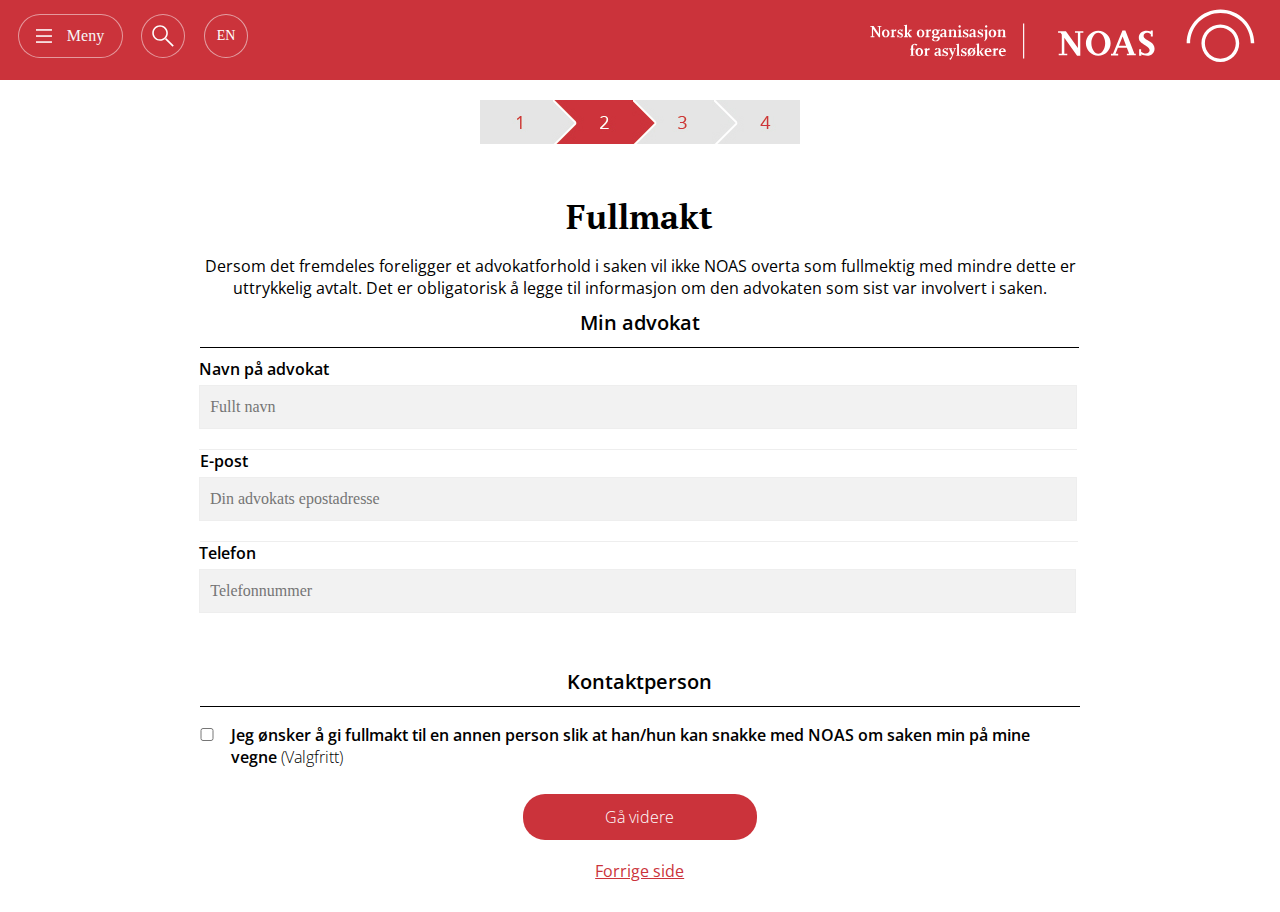
<file: fullmaktskjema2.html>
<!doctype html>
<html>
<head>
  <meta charset="utf-8">
  <meta name="viewport" content="initial-scale=1.0">
  <title>fullmaktskjema2</title>
  <link href="http://fonts.googleapis.com/css?family=Open+Sans:400,600,300,400|PT+Serif:700,400" rel="stylesheet" type="text/css">
  <link rel="stylesheet" href="css/standardize.css">
  <link rel="stylesheet" href="css/fullmaktskjema2-grid.css">
  <link rel="stylesheet" href="css/fullmaktskjema2.css">
</head>
<body class="body page-fullmaktskjema2 clearfix">
  <button id="left-menu" class="menu">Meny</button>
  <div class="topmenu clearfix">
    <button id="search-menu" class="search"></button>
    <button class="_button">EN</button>
    <div onClick="window.location='index.html';" class="logocontainer clearfix">
      <img class="image image-1" src="images/logo_subtekst_white.svg">
      <img class="image image-2" src="images/logo_hvit2@.svg">
    </div>
  </div>
  <div class="stikktittel-artikkel-h1--seo- artikkeltittel-h2--seo- artikkel-ingress-h3--seo- body sitat button_fullmakt button_fullmakt_hover forsidetittel-h1 forsidetittel-h2 title-h3 body-16-px dropdown hovedknapper hovedknapper-hover subknapper subknapper-hover button_meny button_menu_hover inputfield_feil inputfield menu_bottom menu_bottom_hover pageindicators clearfix">
    <div id="indicator1" class="stikktittel-artikkel-h1--seo- artikkeltittel-h2--seo- artikkel-ingress-h3--seo- body sitat button_fullmakt button_fullmakt_hover forsidetittel-h1 forsidetittel-h2 title-h3 body-16-px dropdown hovedknapper hovedknapper-hover subknapper subknapper-hover button_meny button_menu_hover inputfield_feil inputfield menu_bottom menu_bottom_hover pageindicator"></div>
  </div>
  <form class="skjema clearfix">
    <div id="formHeader" class="container container-1 clearfix">
      <p class="forsidetittel-h1 titleh1 titleh1-1">Fullmakt</p>
      <p id="introText" class="titleh1 titleh1-2"> Dersom det fremdeles foreligger et advokatforhold i saken vil ikke NOAS overta som fullmektig med mindre dette er uttrykkelig avtalt. Det er obligatorisk å legge til informasjon om den advokaten som sist var involvert i saken.</p>
      <p id="feilmelding" class="text text-1"><span>Obs! Vennligst sjekk at du har fyllt ut feltene markert rødt under, og at verdiene i disse er gyldige.</span></p>
    </div>
    <div id="lawyerInfo" class="advokat clearfix">
      <p class="text text-2">Min advokat</p>
      <div class="container container-2 clearfix">
        <div class="container container-3 clearfix">
          <p id="postnummer" class="text text-3">Navn på advokat</p>
          <input id="advokatnavn" class="inputfield _input _input-1" name="advokatnavn" placeholder="Fullt navn" type="text">
        </div>
        <div class="container container-4 clearfix">
          <p id="postnummer" class="text text-4">E-post</p>
          <input id="advokatmail" class="inputfield _input _input-2" name="advokatmail" placeholder="Din advokats epostadresse" type="email">
        </div>
        <div class="container container-5 clearfix">
          <p id="postnummer" class="text text-5">Telefon</p>
          <input id="advokattlf" class="inputfield _input _input-3" name="advokattlf" placeholder="Telefonnummer" type="text">
        </div>
      </div>
    </div>
    <div id="contactInfo" class="conntact clearfix">
      <p class="text text-6">Kontaktperson</p>
      <label class="checkbox-label clearfix">
        <input id="kontaktCheck" class="checkbox" type="checkbox">
        <span class="point-text">Jeg ønsker å gi 
fullmakt til 
en annen person slik at han/hun kan 
snakke med NOAS om saken 
min
på 
mine vegne <span>(Valgfritt)</span></span>
      </label>
      <div id="kontaktContainer" class="container container-6 clearfix">
        <div class="navn clearfix">
          <p id="postnummer" class="text">Fullt navn&nbsp;</p>
          <input id="kontaktnavn" class="inputfield _input" name="kontaktnavn" placeholder="Fullt navn" type="text">
        </div>
        <div class="container container-7 clearfix">
          <p id="postnummer" class="text text-8">Telefon</p>
          <input id="kontakttlf" class="inputfield _input _input-5" name="kontakttlf" placeholder="Telefonnummer" type="text">
        </div>
        <div class="relationship clearfix">
          <p id="postnummer" class="text">Forhold til meg</p>
          <input id="relationship" class="inputfield _input" name="relationship" placeholder="f.eks venn av familien" type="text">
        </div>
        <div class="adresscontact clearfix">
          <p id="adresse" class="text text-10">Adresse</p>
          <input id="kontaktadr" class="inputfield _input _input-7" name="kontaktadr" placeholder="Gatenavn, nummer" type="text">
          <p id="postnummer" class="text text-11">Postnummer</p>
          <p id="postnummer" class="text text-12">By</p>
          <input id="zipcode2" class="inputfield _input _input-8" name="postnummer2" placeholder="Postnummer" type="text">
          <input id="place2" class="inputfield _input _input-9" name="poststed2" placeholder="By, sted" type="text">
        </div>
      </div>
      <div id="nav2" class="formnavigation clearfix">
        <button id="formPage3Button" class="_button">Gå videre</button>
        <p id="historyBack" class="text"><a>Forrige side</a></p>
      </div>
    </div>
  </form>

  <script src="js/jquery-min.js"></script>
  <script src="js/fullmaktskjema2.js"></script>

  <!-- Page content will appear above your static tail code. This is a good place for analytics code, etc. -->
  <header></header>
  <div id="sidr-left">
  <!-- Your content -->
  <ul>
    <li style="padding-left: 10px;" id="menu-close-button"><a href="#" style="padding: 3px 0 3px 15px;margin-left: -15px;white-space: nowrap;"><img src="images/icon_X_hvit.svg" alt="Close" style="height:25px;width:25px;vertical-align: middle;padding: 2px;margin-right: 10px;">Lukk meny</button></a></li>
    <li style="padding-left: 10px;"><a style="padding: 0 0 0 15px;margin-left: -15px;white-space: nowrap;"><img id="lang-icon" src="images/icon-globe-white.png" alt="Globus"><select id="select-language" style="min-width:170px;max-width:190px; display:inline; background:rgba(0,0,0,0);color:#ccc;">
  <option style="background:#333;" value="" selected>Change language..</option>
  <option style="background:#333;" value="">Norsk</option>
  <option style="background:#333;" value="">English</option>
  <option style="background:#333;" value="">Somali</option>
      </select></a>
    </li>
    <form><span style="white-space: nowrap;">
      <input id="menu-searchfield" type="text" placeholder="Søk etter..." style="min-width:160px;max-width:175px;display: inline;" /><button id="search-bttn">Søk</button></span>
    </form>
    <li><a href="index.html">Forsiden</a></li>
    <li><a href="#">Hvem er vi?</a>
      <ul>
        <li><a href="#">Ansatte</a></li>
        <li><a href="#">Ledige stillinger</a></li>
      </ul>
    </li>
    <li><a href="hjelp.html">Hjelp fra NOAS</a>
      <ul><li><a href="fullmaktskjema.html">Fullmaktsskjema</a></li></ul>
    </li>
    <li><a href="sttte.html">Støtt NOAS</a></li>
    <li><a href="#">Aktuelle saker</a>
      <ul>
        <li><a href="http://bliklokere.no">#BliKlokere</a></li>
      </ul>
    </li>
    <li><a href="#">Norsk asylpolitikk</a></li>
    <li><a href="#">Ressurser</a>
      <ul><li><a href="#">Årsrapporter</a></li></ul>
    </li>
  </ul>
  <h2>NOAS</h2>
<p><b>Adresse:</b> Torggata 2, NO-0183 Oslo</p>
    <p><b>Epost:</b> <a href="mailto:noas@noas.no" target="_top"><u>noas@noas.no</u></a></p>
    <p><b>Tel./fax:</b> 22 36 56 60 / 22 36 56 61</p>
    <p><b>Bankkonto:</b> 6011.05.49092</p>
<p><b>Org.nr.:</b> NO 975 265 772</p>
</div> 
  <style>
.sidr{display:none;position:absolute;position:fixed;top:0;height:100%;z-index:999999;width:260px;overflow-x:none;overflow-y:auto;font-family:"lucida grande",tahoma,verdana,arial,sans-serif;font-size:15px;background:#333;color:#fff;-webkit-box-shadow:inset 0 0 5px 5px #222;-moz-box-shadow:inset 0 0 5px 5px #222;box-shadow:inset 0 0 5px 5px #222}.sidr .sidr-inner{padding:0 0 15px}.sidr .sidr-inner>p{margin-left:15px;margin-right:15px}.sidr.right{left:auto;right:-260px}.sidr.left{left:-260px;right:auto}.sidr h1,.sidr h2,.sidr h3,.sidr h4,.sidr h5,.sidr h6{font-size:11px;font-weight:normal;padding:0 15px;margin:0 0 5px;color:#fff;line-height:24px;background-image:-webkit-gradient(linear, 50% 0%, 50% 100%, color-stop(0%, #4d4d4d), color-stop(100%, #1a1a1a));background-image:-webkit-linear-gradient(#4d4d4d,#1a1a1a);background-image:-moz-linear-gradient(#4d4d4d,#1a1a1a);background-image:-o-linear-gradient(#4d4d4d,#1a1a1a);background-image:linear-gradient(#4d4d4d,#1a1a1a);-webkit-box-shadow:0 5px 5px 3px rgba(0,0,0,0.2);-moz-box-shadow:0 5px 5px 3px rgba(0,0,0,0.2);box-shadow:0 5px 5px 3px rgba(0,0,0,0.2)}.sidr p{font-size:13px;margin:0 0 12px}.sidr p a{color:rgba(255,255,255,0.9)}.sidr>p{margin-left:15px;margin-right:15px}.sidr ul{display:block;margin:0 0 15px;padding:0;border-top:1px solid #1a1a1a;border-bottom:1px solid #4d4d4d}.sidr ul li{display:block;margin:0;line-height:44px;border-top:1px solid #4d4d4d;border-bottom:1px solid #1a1a1a}.sidr ul li:hover,.sidr ul li.active,.sidr ul li.sidr-class-active{border-top:none;line-height:44px}.sidr ul li:hover>a,.sidr ul li:hover>span,.sidr ul li.active>a,.sidr ul li.active>span,.sidr ul li.sidr-class-active>a,.sidr ul li.sidr-class-active>span{-webkit-box-shadow:inset 0 0 15px 3px #222;-moz-box-shadow:inset 0 0 15px 3px #222;box-shadow:inset 0 0 15px 3px #222}.sidr ul li a,.sidr ul li span{padding:0 15px;display:block;text-decoration:none;color:#fff}.sidr ul li ul{border-bottom:none;margin:0}.sidr ul li ul li{line-height:44px;font-size:13px}.sidr ul li ul li:last-child{border-bottom:none}.sidr ul li ul li:hover,.sidr ul li ul li.active,.sidr ul li ul li.sidr-class-active{border-top:none;line-height:44px}.sidr ul li ul li:hover>a,.sidr ul li ul li:hover>span,.sidr ul li ul li.active>a,.sidr ul li ul li.active>span,.sidr ul li ul li.sidr-class-active>a,.sidr ul li ul li.sidr-class-active>span{-webkit-box-shadow:inset 0 0 15px 3px #222;-moz-box-shadow:inset 0 0 15px 3px #222;box-shadow:inset 0 0 15px 3px #222}.sidr ul li ul li a,.sidr ul li ul li span{color:rgba(255,255,255,0.8);padding-left:30px}.sidr form{margin:10px 15px 0px}.sidr label{font-size:13px}.sidr input[type="text"],.sidr input[type="password"],.sidr input[type="date"],.sidr input[type="datetime"],.sidr input[type="email"],.sidr input[type="number"],.sidr input[type="search"],.sidr input[type="tel"],.sidr input[type="time"],.sidr input[type="url"],.sidr textarea,.sidr select{width:100%;font-size:13px;padding:5px;-webkit-box-sizing:border-box;-moz-box-sizing:border-box;box-sizing:border-box;margin:0 0 10px;-webkit-border-radius:2px;-moz-border-radius:2px;-ms-border-radius:2px;-o-border-radius:2px;border-radius:2px;border:none;background:rgba(255,255,255,0.9);color:rgba(0,0,0,1);display:block;clear:both}.sidr input[type=checkbox]{width:auto;display:inline;clear:none}.sidr input[type=button],.sidr input[type=submit]{color:#333;background:#fff}.sidr input[type=button]:hover,.sidr input[type=submit]:hover{background:rgba(255,255,255,0.9)}
#paymentOptions, #containerGift, #containerMembership, #imedia_content, #ressurser_content, #kontaktContainer, #feilmelding, #buttonPay, #missingDocsContainer{display:none}
#uploadButton, #forsideFullmakt{z-index:300}
ul.list {
    list-style-type: disc;
    font:1em/1.38 Georgia;
}
ul.list > li
{
    color: rgb(203, 51, 59);
}
ul.list > li > span
{
    color: black;
}
@media screen and (max-width: 640px) {
   #nabolandContent{display:none;}
 }
</style>
<script>
  /*! Sidr - v1.2.1 - 2013-11-06
 * https://github.com/artberri/sidr
 * Copyright (c) 2013 Alberto Varela; Licensed MIT */
$(document).ready(function() {(function(e){var t=!1,i=!1,n={isUrl:function(e){var t=RegExp("^(https?:\\/\\/)?((([a-z\\d]([a-z\\d-]*[a-z\\d])*)\\.)+[a-z]{2,}|((\\d{1,3}\\.){3}\\d{1,3}))(\\:\\d+)?(\\/[-a-z\\d%_.~+]*)*(\\?[;&a-z\\d%_.~+=-]*)?(\\#[-a-z\\d_]*)?$","i");return t.test(e)?!0:!1},loadContent:function(e,t){e.html(t)},addPrefix:function(e){var t=e.attr("id"),i=e.attr("class");"string"==typeof t&&""!==t&&e.attr("id",t.replace(/([A-Za-z0-9_.\-]+)/g,"sidr-id-$1")),"string"==typeof i&&""!==i&&"sidr-inner"!==i&&e.attr("class",i.replace(/([A-Za-z0-9_.\-]+)/g,"sidr-class-$1")),e.removeAttr("style")},execute:function(n,s,a){"function"==typeof s?(a=s,s="sidr"):s||(s="sidr");var r,d,l,c=e("#"+s),u=e(c.data("body")),f=e("html"),p=c.outerWidth(!0),g=c.data("speed"),h=c.data("side"),m=c.data("displace"),v=c.data("onOpen"),y=c.data("onClose"),x="sidr"===s?"sidr-open":"sidr-open "+s+"-open";if("open"===n||"toggle"===n&&!c.is(":visible")){if(c.is(":visible")||t)return;if(i!==!1)return o.close(i,function(){o.open(s)}),void 0;t=!0,"left"===h?(r={left:p+"px"},d={left:"0px"}):(r={right:p+"px"},d={right:"0px"}),u.is("body")&&(l=f.scrollTop(),f.css("overflow-x","hidden").scrollTop(l)),m?u.addClass("sidr-animating").css({width:u.width(),position:"absolute"}).animate(r,g,function(){e(this).addClass(x)}):setTimeout(function(){e(this).addClass(x)},g),c.css("display","block").animate(d,g,function(){t=!1,i=s,"function"==typeof a&&a(s),u.removeClass("sidr-animating")}),v()}else{if(!c.is(":visible")||t)return;t=!0,"left"===h?(r={left:0},d={left:"-"+p+"px"}):(r={right:0},d={right:"-"+p+"px"}),u.is("body")&&(l=f.scrollTop(),f.removeAttr("style").scrollTop(l)),u.addClass("sidr-animating").animate(r,g).removeClass(x),c.animate(d,g,function(){c.removeAttr("style").hide(),u.removeAttr("style"),e("html").removeAttr("style"),t=!1,i=!1,"function"==typeof a&&a(s),u.removeClass("sidr-animating")}),y()}}},o={open:function(e,t){n.execute("open",e,t)},close:function(e,t){n.execute("close",e,t)},toggle:function(e,t){n.execute("toggle",e,t)},toogle:function(e,t){n.execute("toggle",e,t)}};e.sidr=function(t){return o[t]?o[t].apply(this,Array.prototype.slice.call(arguments,1)):"function"!=typeof t&&"string"!=typeof t&&t?(e.error("Method "+t+" does not exist on jQuery.sidr"),void 0):o.toggle.apply(this,arguments)},e.fn.sidr=function(t){var i=e.extend({name:"sidr",speed:200,side:"left",source:null,renaming:!0,body:"body",displace:!0,onOpen:function(){},onClose:function(){}},t),s=i.name,a=e("#"+s);if(0===a.length&&(a=e("<div />").attr("id",s).appendTo(e("body"))),a.addClass("sidr").addClass(i.side).data({speed:i.speed,side:i.side,body:i.body,displace:i.displace,onOpen:i.onOpen,onClose:i.onClose}),"function"==typeof i.source){var r=i.source(s);n.loadContent(a,r)}else if("string"==typeof i.source&&n.isUrl(i.source))e.get(i.source,function(e){n.loadContent(a,e)});else if("string"==typeof i.source){var d="",l=i.source.split(",");if(e.each(l,function(t,i){d+='<div class="sidr-inner">'+e(i).html()+"</div>"}),i.renaming){var c=e("<div />").html(d);c.find("*").each(function(t,i){var o=e(i);n.addPrefix(o)}),d=c.html()}n.loadContent(a,d)}else null!==i.source&&e.error("Invalid Sidr Source");return this.each(function(){var t=e(this),i=t.data("sidr");i||(t.data("sidr",s),"ontouchstart"in document.documentElement?(t.bind("touchstart",function(e){e.originalEvent.touches[0],this.touched=e.timeStamp}),t.bind("touchend",function(e){var t=Math.abs(e.timeStamp-this.touched);200>t&&(e.preventDefault(),o.toggle(s))})):t.click(function(e){e.preventDefault(),o.toggle(s)}))})}})(jQuery)});
  
$(document).ready(function() {
    $('#left-menu').sidr({
      name: 'sidr-left',
      side: 'left' // By default
    });
    $('#right-menu').sidr({
      name: 'sidr-right',
      side: 'right'
    });
    $('select').on('change', function() {
	    if(this.value=='Syria'){
	 	    window.location.href = "land.html";
	    }
    });
});
  
$(document).on('click', function(event) {
  if (!$(event.target).closest('#sidr-left').length) {
    if ($('#sidr-left').is(':visible')){
       $.sidr('close', 'sidr-left');    
    }
  }
  if ($(event.target).closest('#left-menu').length){
    if ($('#sidr-left').is(':hidden')){
       $.sidr('open', 'sidr-left');    
    }
  }
  if ($(event.target).closest('#search-menu').length){
	if ($('#sidr-left').is(':hidden')){
	 $.sidr('open', 'sidr-left');
	 $( '#menu-searchfield' ).focus();
	}
  }
  if ($(event.target).closest('#menu-close-button').length){
    if ($('#sidr-left').is(':visible')){
      $.sidr('close', 'sidr-left');    
    }
  }
  
});
$("#historyBack").click(function (event) {
  event.preventDefault()
  window.history.back();
});
</script>
<style>
  #lang-icon{width:25px;height:25px;vertical-align:middle;margin-right: 5px;}
  #search-bttn{
    color: #333;
  box-shadow: 0 0 0 1px rgba(0,0,0,.15) inset,0 0 6px rgba(0,0,0,.2) inset;
  border: 0 rgba(0,0,0,0);
  background-color: #E6E6E6;
  text-decoration: none;
  border-radius: 2px;
  padding: 4px 8px;
  margin-left: 10px;
  display: inline;
  }
  #select-language{padding: 0px;}
</style>
</body>
</html>
</file>
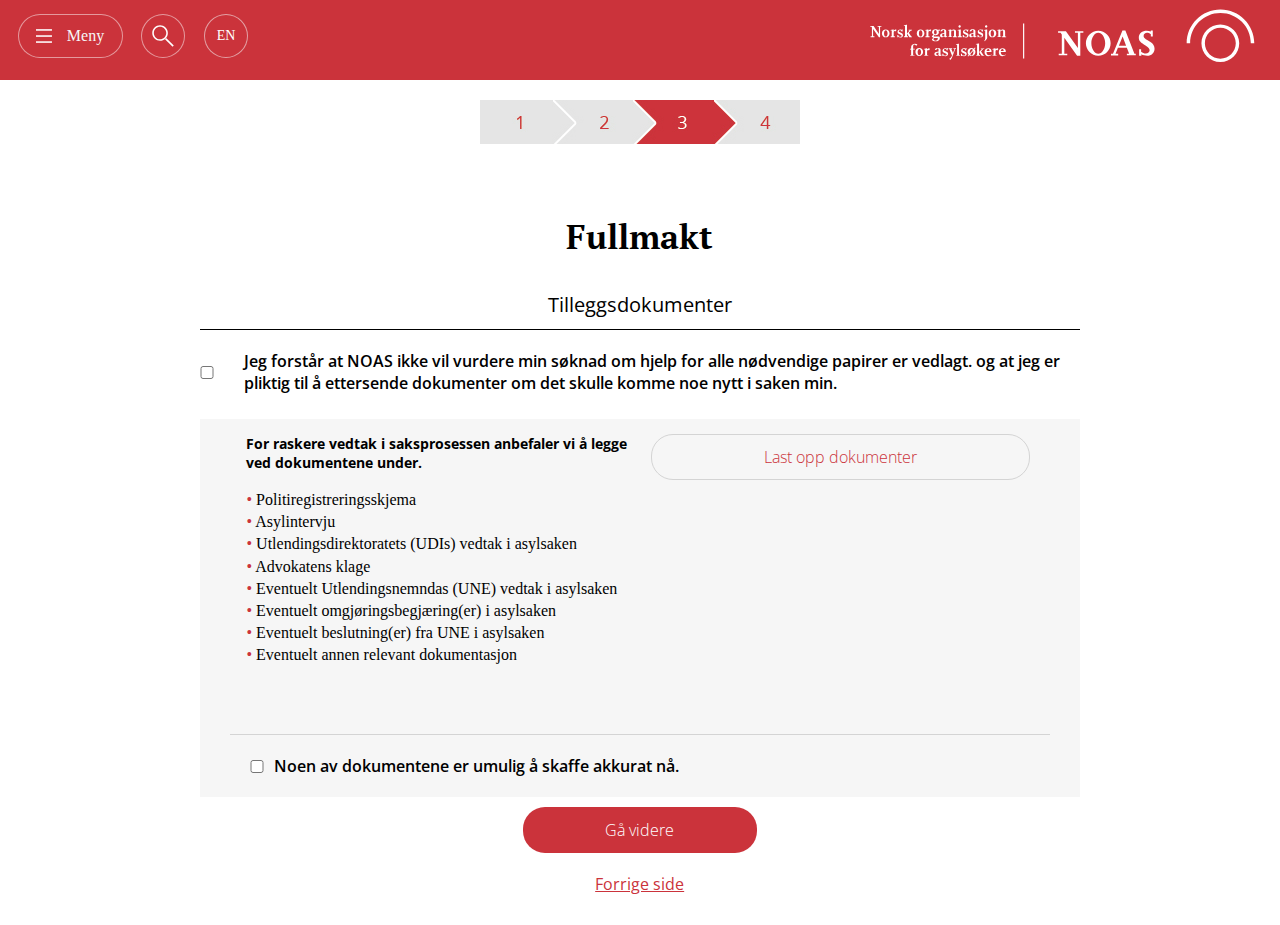
<file: fullmaktskjema3.html>
<!doctype html>
<html>
<head>
  <meta charset="utf-8">
  <meta name="viewport" content="initial-scale=1.0">
  <title>fullmaktskjema3</title>
  <link href="http://fonts.googleapis.com/css?family=Open+Sans:400,,600,300,700,400|PT+Serif:700,400" rel="stylesheet" type="text/css">
  <link rel="stylesheet" href="css/standardize.css">
  <link rel="stylesheet" href="css/fullmaktskjema3-grid.css">
  <link rel="stylesheet" href="css/fullmaktskjema3.css">
</head>
<body class="body page-fullmaktskjema3 clearfix">
  <button id="left-menu" class="stikktittel-artikkel-h1--seo- artikkeltittel-h2--seo- artikkel-ingress-h3--seo- body sitat button_fullmakt button_fullmakt_hover forsidetittel-h1 forsidetittel-h2 title-h3 body-16-px dropdown hovedknapper hovedknapper-hover subknapper subknapper-hover button_meny button_menu_hover inputfield_feil inputfield menu_bottom menu_bottom_hover menu">Meny</button>
  <div class="stikktittel-artikkel-h1--seo- artikkeltittel-h2--seo- artikkel-ingress-h3--seo- body sitat button_fullmakt button_fullmakt_hover forsidetittel-h1 forsidetittel-h2 title-h3 body-16-px dropdown hovedknapper hovedknapper-hover subknapper subknapper-hover button_meny button_menu_hover inputfield_feil inputfield menu_bottom menu_bottom_hover topmenu clearfix">
    <button id="search-menu" class="stikktittel-artikkel-h1--seo- artikkeltittel-h2--seo- artikkel-ingress-h3--seo- body sitat button_fullmakt button_fullmakt_hover forsidetittel-h1 forsidetittel-h2 title-h3 body-16-px dropdown hovedknapper hovedknapper-hover subknapper subknapper-hover button_meny button_menu_hover inputfield_feil inputfield menu_bottom menu_bottom_hover search"></button>
    <button class="stikktittel-artikkel-h1--seo- artikkeltittel-h2--seo- artikkel-ingress-h3--seo- body sitat button_fullmakt button_fullmakt_hover forsidetittel-h1 forsidetittel-h2 title-h3 body-16-px dropdown hovedknapper hovedknapper-hover subknapper subknapper-hover button_meny button_menu_hover inputfield_feil inputfield menu_bottom menu_bottom_hover _button">EN</button>
    <div onClick="window.location='index.html';" class="stikktittel-artikkel-h1--seo- artikkeltittel-h2--seo- artikkel-ingress-h3--seo- body sitat button_fullmakt button_fullmakt_hover forsidetittel-h1 forsidetittel-h2 title-h3 body-16-px dropdown hovedknapper hovedknapper-hover subknapper subknapper-hover button_meny button_menu_hover inputfield_feil inputfield menu_bottom menu_bottom_hover logocontainer clearfix">
      <img class="stikktittel-artikkel-h1--seo- artikkeltittel-h2--seo- artikkel-ingress-h3--seo- body sitat button_fullmakt button_fullmakt_hover forsidetittel-h1 forsidetittel-h2 title-h3 body-16-px dropdown hovedknapper hovedknapper-hover subknapper subknapper-hover button_meny button_menu_hover inputfield_feil inputfield menu_bottom menu_bottom_hover image image-1" src="images/logo_subtekst_white.svg">
      <img class="stikktittel-artikkel-h1--seo- artikkeltittel-h2--seo- artikkel-ingress-h3--seo- body sitat button_fullmakt button_fullmakt_hover forsidetittel-h1 forsidetittel-h2 title-h3 body-16-px dropdown hovedknapper hovedknapper-hover subknapper subknapper-hover button_meny button_menu_hover inputfield_feil inputfield menu_bottom menu_bottom_hover image image-2" src="images/logo_hvit2@.svg">
    </div>
  </div>
  <div class="stikktittel-artikkel-h1--seo- artikkeltittel-h2--seo- artikkel-ingress-h3--seo- body sitat button_fullmakt button_fullmakt_hover forsidetittel-h1 forsidetittel-h2 title-h3 body-16-px dropdown hovedknapper hovedknapper-hover subknapper subknapper-hover button_meny button_menu_hover inputfield_feil inputfield menu_bottom menu_bottom_hover pageindicators clearfix">
    <div id="indicator1" class="stikktittel-artikkel-h1--seo- artikkeltittel-h2--seo- artikkel-ingress-h3--seo- body sitat button_fullmakt button_fullmakt_hover forsidetittel-h1 forsidetittel-h2 title-h3 body-16-px dropdown hovedknapper hovedknapper-hover subknapper subknapper-hover button_meny button_menu_hover inputfield_feil inputfield menu_bottom menu_bottom_hover pageindicator"></div>
  </div>
  <form class="stikktittel-artikkel-h1--seo- artikkeltittel-h2--seo- artikkel-ingress-h3--seo- body sitat button_fullmakt button_fullmakt_hover forsidetittel-h1 forsidetittel-h2 title-h3 body-16-px dropdown hovedknapper hovedknapper-hover subknapper subknapper-hover button_meny button_menu_hover inputfield_feil inputfield menu_bottom menu_bottom_hover skjema clearfix">
    <div id="formHeader" class="stikktittel-artikkel-h1--seo- artikkeltittel-h2--seo- artikkel-ingress-h3--seo- body sitat button_fullmakt button_fullmakt_hover forsidetittel-h1 forsidetittel-h2 title-h3 body-16-px dropdown hovedknapper hovedknapper-hover subknapper subknapper-hover button_meny button_menu_hover inputfield_feil inputfield menu_bottom menu_bottom_hover container container-1 clearfix">
      <p class="stikktittel-artikkel-h1--seo- artikkeltittel-h2--seo- artikkel-ingress-h3--seo- body sitat button_fullmakt button_fullmakt_hover forsidetittel-h1 forsidetittel-h2 title-h3 body-16-px dropdown hovedknapper hovedknapper-hover subknapper subknapper-hover button_meny button_menu_hover inputfield_feil inputfield menu_bottom menu_bottom_hover titleh1">Fullmakt</p>
      <p id="feilmelding" class="stikktittel-artikkel-h1--seo- artikkeltittel-h2--seo- artikkel-ingress-h3--seo- body sitat button_fullmakt button_fullmakt_hover forsidetittel-h1 forsidetittel-h2 title-h3 body-16-px dropdown hovedknapper hovedknapper-hover subknapper subknapper-hover button_meny button_menu_hover inputfield_feil inputfield menu_bottom menu_bottom_hover text text-1"><span>Obs! Vennligst sjekk at du har fyllt ut feltene markert rødt under, og at verdiene i disse er gyldige.</span></p>
    </div>
    <div id="uploadDocuments" class="stikktittel-artikkel-h1--seo- artikkeltittel-h2--seo- artikkel-ingress-h3--seo- body sitat button_fullmakt button_fullmakt_hover forsidetittel-h1 forsidetittel-h2 title-h3 body-16-px dropdown hovedknapper hovedknapper-hover subknapper subknapper-hover button_meny button_menu_hover inputfield_feil inputfield menu_bottom menu_bottom_hover container container-2 clearfix">
      <p class="stikktittel-artikkel-h1--seo- artikkeltittel-h2--seo- artikkel-ingress-h3--seo- body sitat button_fullmakt button_fullmakt_hover forsidetittel-h1 forsidetittel-h2 title-h3 body-16-px dropdown hovedknapper hovedknapper-hover subknapper subknapper-hover button_meny button_menu_hover inputfield_feil inputfield menu_bottom menu_bottom_hover text text-2">Tilleggsdokumenter</p>
      <label id="disclaimerLabel" class="stikktittel-artikkel-h1--seo- artikkeltittel-h2--seo- artikkel-ingress-h3--seo- body sitat button_fullmakt button_fullmakt_hover forsidetittel-h1 forsidetittel-h2 title-h3 body-16-px dropdown hovedknapper hovedknapper-hover subknapper subknapper-hover button_meny button_menu_hover inputfield_feil inputfield menu_bottom menu_bottom_hover checkbox-label checkbox-label-1 clearfix">
        <input id="disclaimerCheck" class="stikktittel-artikkel-h1--seo- artikkeltittel-h2--seo- artikkel-ingress-h3--seo- body sitat button_fullmakt button_fullmakt_hover forsidetittel-h1 forsidetittel-h2 title-h3 body-16-px dropdown hovedknapper hovedknapper-hover subknapper subknapper-hover button_meny button_menu_hover inputfield_feil inputfield menu_bottom menu_bottom_hover checkbox checkbox-1" type="checkbox">
        <span class="stikktittel-artikkel-h1--seo- artikkeltittel-h2--seo- artikkel-ingress-h3--seo- body sitat button_fullmakt button_fullmakt_hover forsidetittel-h1 forsidetittel-h2 title-h3 body-16-px dropdown hovedknapper hovedknapper-hover subknapper subknapper-hover button_meny button_menu_hover inputfield_feil inputfield menu_bottom menu_bottom_hover point-text point-text-1">Jeg forstår at NOAS ikke vil vurdere min søknad om hjelp for alle nødvendige papirer er vedlagt. og at jeg er pliktig til å ettersende dokumenter om det skulle komme noe nytt i saken min.</span>
      </label>
      <div class="stikktittel-artikkel-h1--seo- artikkeltittel-h2--seo- artikkel-ingress-h3--seo- body sitat button_fullmakt button_fullmakt_hover forsidetittel-h1 forsidetittel-h2 title-h3 body-16-px dropdown hovedknapper hovedknapper-hover subknapper subknapper-hover button_meny button_menu_hover inputfield_feil inputfield menu_bottom menu_bottom_hover container container-3 clearfix">
        <div class="stikktittel-artikkel-h1--seo- artikkeltittel-h2--seo- artikkel-ingress-h3--seo- body sitat button_fullmakt button_fullmakt_hover forsidetittel-h1 forsidetittel-h2 title-h3 body-16-px dropdown hovedknapper hovedknapper-hover subknapper subknapper-hover button_meny button_menu_hover inputfield_feil inputfield menu_bottom menu_bottom_hover container container-4 clearfix">
          <p class="stikktittel-artikkel-h1--seo- artikkeltittel-h2--seo- artikkel-ingress-h3--seo- body sitat button_fullmakt button_fullmakt_hover forsidetittel-h1 forsidetittel-h2 title-h3 body-16-px dropdown hovedknapper hovedknapper-hover subknapper subknapper-hover button_meny button_menu_hover inputfield_feil inputfield menu_bottom menu_bottom_hover text text-3">For raskere vedtak i saksprosessen anbefaler vi å legge ved dokumentene under.</p>
          <div class="stikktittel-artikkel-h1--seo- artikkeltittel-h2--seo- artikkel-ingress-h3--seo- body sitat button_fullmakt button_fullmakt_hover forsidetittel-h1 forsidetittel-h2 title-h3 body-16-px dropdown hovedknapper hovedknapper-hover subknapper subknapper-hover button_meny button_menu_hover inputfield_feil inputfield menu_bottom menu_bottom_hover wrapper"><ul class="list">
<li>• <span>Politiregistreringsskjema</span></il>
<li>• <span>Asylintervju</span></il>
<li>• <span>Utlendingsdirektoratets (UDIs) vedtak i asylsaken</span></il>
<li>• <span>Advokatens klage</span></il>
<li>• <span>Eventuelt Utlendingsnemndas (UNE) vedtak i asylsaken</span></il>
<li>• <span>Eventuelt omgjøringsbegjæring(er) i asylsaken</span></il>
<li>• <span>Eventuelt beslutning(er) fra UNE i asylsaken</span></il>
  <li>• <span>Eventuelt annen relevant dokumentasjon</span></il>
</ul></div>
        </div>
        <div class="stikktittel-artikkel-h1--seo- artikkeltittel-h2--seo- artikkel-ingress-h3--seo- body sitat button_fullmakt button_fullmakt_hover forsidetittel-h1 forsidetittel-h2 title-h3 body-16-px dropdown hovedknapper hovedknapper-hover subknapper subknapper-hover button_meny button_menu_hover inputfield_feil inputfield menu_bottom menu_bottom_hover container container-5 clearfix">
          <button id="uploadButton" class="stikktittel-artikkel-h1--seo- artikkeltittel-h2--seo- artikkel-ingress-h3--seo- body sitat button_fullmakt button_fullmakt_hover forsidetittel-h1 forsidetittel-h2 title-h3 body-16-px dropdown hovedknapper hovedknapper-hover subknapper subknapper-hover button_meny button_menu_hover inputfield_feil inputfield menu_bottom menu_bottom_hover _button _button-2">Last opp dokumenter</button>
          <div class="stikktittel-artikkel-h1--seo- artikkeltittel-h2--seo- artikkel-ingress-h3--seo- body sitat button_fullmakt button_fullmakt_hover forsidetittel-h1 forsidetittel-h2 title-h3 body-16-px dropdown hovedknapper hovedknapper-hover subknapper subknapper-hover button_meny button_menu_hover inputfield_feil inputfield menu_bottom menu_bottom_hover fakefile"><input type="file" id="fileInput1" multiple></div>
          <div id="fileList" class="stikktittel-artikkel-h1--seo- artikkeltittel-h2--seo- artikkel-ingress-h3--seo- body sitat button_fullmakt button_fullmakt_hover forsidetittel-h1 forsidetittel-h2 title-h3 body-16-px dropdown hovedknapper hovedknapper-hover subknapper subknapper-hover button_meny button_menu_hover inputfield_feil inputfield menu_bottom menu_bottom_hover element"></div>
        </div>
        <label class="stikktittel-artikkel-h1--seo- artikkeltittel-h2--seo- artikkel-ingress-h3--seo- body sitat button_fullmakt button_fullmakt_hover forsidetittel-h1 forsidetittel-h2 title-h3 body-16-px dropdown hovedknapper hovedknapper-hover subknapper subknapper-hover button_meny button_menu_hover inputfield_feil inputfield menu_bottom menu_bottom_hover checkbox-label checkbox-label-2 clearfix">
          <input id="missingDocsCheck" class="stikktittel-artikkel-h1--seo- artikkeltittel-h2--seo- artikkel-ingress-h3--seo- body sitat button_fullmakt button_fullmakt_hover forsidetittel-h1 forsidetittel-h2 title-h3 body-16-px dropdown hovedknapper hovedknapper-hover subknapper subknapper-hover button_meny button_menu_hover inputfield_feil inputfield menu_bottom menu_bottom_hover checkbox checkbox-2" type="checkbox">
          <span class="stikktittel-artikkel-h1--seo- artikkeltittel-h2--seo- artikkel-ingress-h3--seo- body sitat button_fullmakt button_fullmakt_hover forsidetittel-h1 forsidetittel-h2 title-h3 body-16-px dropdown hovedknapper hovedknapper-hover subknapper subknapper-hover button_meny button_menu_hover inputfield_feil inputfield menu_bottom menu_bottom_hover point-text point-text-2">Noen av dokumentene er umulig å skaffe akkurat nå.&nbsp;</span>
        </label>
        <div id="missingDocsContainer" class="stikktittel-artikkel-h1--seo- artikkeltittel-h2--seo- artikkel-ingress-h3--seo- body sitat button_fullmakt button_fullmakt_hover forsidetittel-h1 forsidetittel-h2 title-h3 body-16-px dropdown hovedknapper hovedknapper-hover subknapper subknapper-hover button_meny button_menu_hover inputfield_feil inputfield menu_bottom menu_bottom_hover container container-6 clearfix">
          <p class="stikktittel-artikkel-h1--seo- artikkeltittel-h2--seo- artikkel-ingress-h3--seo- body sitat button_fullmakt button_fullmakt_hover forsidetittel-h1 forsidetittel-h2 title-h3 body-16-px dropdown hovedknapper hovedknapper-hover subknapper subknapper-hover button_meny button_menu_hover inputfield_feil inputfield menu_bottom menu_bottom_hover text text-4">Hvilke og hvorfor?</p>
          <input id="missingDocsReason" class="stikktittel-artikkel-h1--seo- artikkeltittel-h2--seo- artikkel-ingress-h3--seo- body sitat button_fullmakt button_fullmakt_hover forsidetittel-h1 forsidetittel-h2 title-h3 body-16-px dropdown hovedknapper hovedknapper-hover subknapper subknapper-hover button_meny button_menu_hover inputfield_feil inputfield menu_bottom menu_bottom_hover _input" name="missingDocsReason" type="text">
        </div>
      </div>
      <div id="nav2" class="stikktittel-artikkel-h1--seo- artikkeltittel-h2--seo- artikkel-ingress-h3--seo- body sitat button_fullmakt button_fullmakt_hover forsidetittel-h1 forsidetittel-h2 title-h3 body-16-px dropdown hovedknapper hovedknapper-hover subknapper subknapper-hover button_meny button_menu_hover inputfield_feil inputfield menu_bottom menu_bottom_hover formnavigation clearfix">
        <button id="formPage4Button" class="stikktittel-artikkel-h1--seo- artikkeltittel-h2--seo- artikkel-ingress-h3--seo- body sitat button_fullmakt button_fullmakt_hover forsidetittel-h1 forsidetittel-h2 title-h3 body-16-px dropdown hovedknapper subknapper subknapper-hover button_meny button_menu_hover inputfield_feil inputfield menu_bottom menu_bottom_hover _button">Gå videre</button>
        <p id="historyBack" class="stikktittel-artikkel-h1--seo- artikkeltittel-h2--seo- artikkel-ingress-h3--seo- body sitat button_fullmakt button_fullmakt_hover forsidetittel-h1 forsidetittel-h2 title-h3 body-16-px dropdown hovedknapper hovedknapper-hover subknapper subknapper-hover button_meny button_menu_hover inputfield_feil inputfield menu_bottom menu_bottom_hover text"><a>Forrige side</a></p>
      </div>
    </div>
  </form>

  <script src="js/jquery-min.js"></script>
  <script src="js/fullmaktskjema3.js"></script>

  <!-- Page content will appear above your static tail code. This is a good place for analytics code, etc. -->
  <header></header>
  <div id="sidr-left">
  <!-- Your content -->
  <ul>
    <li style="padding-left: 10px;" id="menu-close-button"><a href="#" style="padding: 3px 0 3px 15px;margin-left: -15px;white-space: nowrap;"><img src="images/icon_X_hvit.svg" alt="Close" style="height:25px;width:25px;vertical-align: middle;padding: 2px;margin-right: 10px;">Lukk meny</button></a></li>
    <li style="padding-left: 10px;"><a style="padding: 0 0 0 15px;margin-left: -15px;white-space: nowrap;"><img id="lang-icon" src="images/icon-globe-white.png" alt="Globus"><select id="select-language" style="min-width:170px;max-width:190px; display:inline; background:rgba(0,0,0,0);color:#ccc;">
  <option style="background:#333;" value="" selected>Change language..</option>
  <option style="background:#333;" value="">Norsk</option>
  <option style="background:#333;" value="">English</option>
  <option style="background:#333;" value="">Somali</option>
      </select></a>
    </li>
    <form><span style="white-space: nowrap;">
      <input id="menu-searchfield" type="text" placeholder="Søk etter..." style="min-width:160px;max-width:175px;display: inline;" /><button id="search-bttn">Søk</button></span>
    </form>
    <li><a href="index.html">Forsiden</a></li>
    <li><a href="#">Hvem er vi?</a>
      <ul>
        <li><a href="#">Ansatte</a></li>
        <li><a href="#">Ledige stillinger</a></li>
      </ul>
    </li>
    <li><a href="hjelp.html">Hjelp fra NOAS</a>
      <ul><li><a href="fullmaktskjema.html">Fullmaktsskjema</a></li></ul>
    </li>
    <li><a href="sttte.html">Støtt NOAS</a></li>
    <li><a href="#">Aktuelle saker</a>
      <ul>
        <li><a href="http://bliklokere.no">#BliKlokere</a></li>
      </ul>
    </li>
    <li><a href="#">Norsk asylpolitikk</a></li>
    <li><a href="#">Ressurser</a>
      <ul><li><a href="#">Årsrapporter</a></li></ul>
    </li>
  </ul>
  <h2>NOAS</h2>
<p><b>Adresse:</b> Torggata 2, NO-0183 Oslo</p>
    <p><b>Epost:</b> <a href="mailto:noas@noas.no" target="_top"><u>noas@noas.no</u></a></p>
    <p><b>Tel./fax:</b> 22 36 56 60 / 22 36 56 61</p>
    <p><b>Bankkonto:</b> 6011.05.49092</p>
<p><b>Org.nr.:</b> NO 975 265 772</p>
</div> 
  <style>
.sidr{display:none;position:absolute;position:fixed;top:0;height:100%;z-index:999999;width:260px;overflow-x:none;overflow-y:auto;font-family:"lucida grande",tahoma,verdana,arial,sans-serif;font-size:15px;background:#333;color:#fff;-webkit-box-shadow:inset 0 0 5px 5px #222;-moz-box-shadow:inset 0 0 5px 5px #222;box-shadow:inset 0 0 5px 5px #222}.sidr .sidr-inner{padding:0 0 15px}.sidr .sidr-inner>p{margin-left:15px;margin-right:15px}.sidr.right{left:auto;right:-260px}.sidr.left{left:-260px;right:auto}.sidr h1,.sidr h2,.sidr h3,.sidr h4,.sidr h5,.sidr h6{font-size:11px;font-weight:normal;padding:0 15px;margin:0 0 5px;color:#fff;line-height:24px;background-image:-webkit-gradient(linear, 50% 0%, 50% 100%, color-stop(0%, #4d4d4d), color-stop(100%, #1a1a1a));background-image:-webkit-linear-gradient(#4d4d4d,#1a1a1a);background-image:-moz-linear-gradient(#4d4d4d,#1a1a1a);background-image:-o-linear-gradient(#4d4d4d,#1a1a1a);background-image:linear-gradient(#4d4d4d,#1a1a1a);-webkit-box-shadow:0 5px 5px 3px rgba(0,0,0,0.2);-moz-box-shadow:0 5px 5px 3px rgba(0,0,0,0.2);box-shadow:0 5px 5px 3px rgba(0,0,0,0.2)}.sidr p{font-size:13px;margin:0 0 12px}.sidr p a{color:rgba(255,255,255,0.9)}.sidr>p{margin-left:15px;margin-right:15px}.sidr ul{display:block;margin:0 0 15px;padding:0;border-top:1px solid #1a1a1a;border-bottom:1px solid #4d4d4d}.sidr ul li{display:block;margin:0;line-height:44px;border-top:1px solid #4d4d4d;border-bottom:1px solid #1a1a1a}.sidr ul li:hover,.sidr ul li.active,.sidr ul li.sidr-class-active{border-top:none;line-height:44px}.sidr ul li:hover>a,.sidr ul li:hover>span,.sidr ul li.active>a,.sidr ul li.active>span,.sidr ul li.sidr-class-active>a,.sidr ul li.sidr-class-active>span{-webkit-box-shadow:inset 0 0 15px 3px #222;-moz-box-shadow:inset 0 0 15px 3px #222;box-shadow:inset 0 0 15px 3px #222}.sidr ul li a,.sidr ul li span{padding:0 15px;display:block;text-decoration:none;color:#fff}.sidr ul li ul{border-bottom:none;margin:0}.sidr ul li ul li{line-height:44px;font-size:13px}.sidr ul li ul li:last-child{border-bottom:none}.sidr ul li ul li:hover,.sidr ul li ul li.active,.sidr ul li ul li.sidr-class-active{border-top:none;line-height:44px}.sidr ul li ul li:hover>a,.sidr ul li ul li:hover>span,.sidr ul li ul li.active>a,.sidr ul li ul li.active>span,.sidr ul li ul li.sidr-class-active>a,.sidr ul li ul li.sidr-class-active>span{-webkit-box-shadow:inset 0 0 15px 3px #222;-moz-box-shadow:inset 0 0 15px 3px #222;box-shadow:inset 0 0 15px 3px #222}.sidr ul li ul li a,.sidr ul li ul li span{color:rgba(255,255,255,0.8);padding-left:30px}.sidr form{margin:10px 15px 0px}.sidr label{font-size:13px}.sidr input[type="text"],.sidr input[type="password"],.sidr input[type="date"],.sidr input[type="datetime"],.sidr input[type="email"],.sidr input[type="number"],.sidr input[type="search"],.sidr input[type="tel"],.sidr input[type="time"],.sidr input[type="url"],.sidr textarea,.sidr select{width:100%;font-size:13px;padding:5px;-webkit-box-sizing:border-box;-moz-box-sizing:border-box;box-sizing:border-box;margin:0 0 10px;-webkit-border-radius:2px;-moz-border-radius:2px;-ms-border-radius:2px;-o-border-radius:2px;border-radius:2px;border:none;background:rgba(255,255,255,0.9);color:rgba(0,0,0,1);display:block;clear:both}.sidr input[type=checkbox]{width:auto;display:inline;clear:none}.sidr input[type=button],.sidr input[type=submit]{color:#333;background:#fff}.sidr input[type=button]:hover,.sidr input[type=submit]:hover{background:rgba(255,255,255,0.9)}
#paymentOptions, #containerGift, #containerMembership, #imedia_content, #ressurser_content, #kontaktContainer, #feilmelding, #buttonPay, #missingDocsContainer{display:none}
#uploadButton, #forsideFullmakt{z-index:300}
ul.list {
    list-style-type: disc;
    font:1em/1.38 Georgia;
}
ul.list > li
{
    color: rgb(203, 51, 59);
}
ul.list > li > span
{
    color: black;
}
@media screen and (max-width: 640px) {
   #nabolandContent{display:none;}
 }
</style>
<script>
  /*! Sidr - v1.2.1 - 2013-11-06
 * https://github.com/artberri/sidr
 * Copyright (c) 2013 Alberto Varela; Licensed MIT */
$(document).ready(function() {(function(e){var t=!1,i=!1,n={isUrl:function(e){var t=RegExp("^(https?:\\/\\/)?((([a-z\\d]([a-z\\d-]*[a-z\\d])*)\\.)+[a-z]{2,}|((\\d{1,3}\\.){3}\\d{1,3}))(\\:\\d+)?(\\/[-a-z\\d%_.~+]*)*(\\?[;&a-z\\d%_.~+=-]*)?(\\#[-a-z\\d_]*)?$","i");return t.test(e)?!0:!1},loadContent:function(e,t){e.html(t)},addPrefix:function(e){var t=e.attr("id"),i=e.attr("class");"string"==typeof t&&""!==t&&e.attr("id",t.replace(/([A-Za-z0-9_.\-]+)/g,"sidr-id-$1")),"string"==typeof i&&""!==i&&"sidr-inner"!==i&&e.attr("class",i.replace(/([A-Za-z0-9_.\-]+)/g,"sidr-class-$1")),e.removeAttr("style")},execute:function(n,s,a){"function"==typeof s?(a=s,s="sidr"):s||(s="sidr");var r,d,l,c=e("#"+s),u=e(c.data("body")),f=e("html"),p=c.outerWidth(!0),g=c.data("speed"),h=c.data("side"),m=c.data("displace"),v=c.data("onOpen"),y=c.data("onClose"),x="sidr"===s?"sidr-open":"sidr-open "+s+"-open";if("open"===n||"toggle"===n&&!c.is(":visible")){if(c.is(":visible")||t)return;if(i!==!1)return o.close(i,function(){o.open(s)}),void 0;t=!0,"left"===h?(r={left:p+"px"},d={left:"0px"}):(r={right:p+"px"},d={right:"0px"}),u.is("body")&&(l=f.scrollTop(),f.css("overflow-x","hidden").scrollTop(l)),m?u.addClass("sidr-animating").css({width:u.width(),position:"absolute"}).animate(r,g,function(){e(this).addClass(x)}):setTimeout(function(){e(this).addClass(x)},g),c.css("display","block").animate(d,g,function(){t=!1,i=s,"function"==typeof a&&a(s),u.removeClass("sidr-animating")}),v()}else{if(!c.is(":visible")||t)return;t=!0,"left"===h?(r={left:0},d={left:"-"+p+"px"}):(r={right:0},d={right:"-"+p+"px"}),u.is("body")&&(l=f.scrollTop(),f.removeAttr("style").scrollTop(l)),u.addClass("sidr-animating").animate(r,g).removeClass(x),c.animate(d,g,function(){c.removeAttr("style").hide(),u.removeAttr("style"),e("html").removeAttr("style"),t=!1,i=!1,"function"==typeof a&&a(s),u.removeClass("sidr-animating")}),y()}}},o={open:function(e,t){n.execute("open",e,t)},close:function(e,t){n.execute("close",e,t)},toggle:function(e,t){n.execute("toggle",e,t)},toogle:function(e,t){n.execute("toggle",e,t)}};e.sidr=function(t){return o[t]?o[t].apply(this,Array.prototype.slice.call(arguments,1)):"function"!=typeof t&&"string"!=typeof t&&t?(e.error("Method "+t+" does not exist on jQuery.sidr"),void 0):o.toggle.apply(this,arguments)},e.fn.sidr=function(t){var i=e.extend({name:"sidr",speed:200,side:"left",source:null,renaming:!0,body:"body",displace:!0,onOpen:function(){},onClose:function(){}},t),s=i.name,a=e("#"+s);if(0===a.length&&(a=e("<div />").attr("id",s).appendTo(e("body"))),a.addClass("sidr").addClass(i.side).data({speed:i.speed,side:i.side,body:i.body,displace:i.displace,onOpen:i.onOpen,onClose:i.onClose}),"function"==typeof i.source){var r=i.source(s);n.loadContent(a,r)}else if("string"==typeof i.source&&n.isUrl(i.source))e.get(i.source,function(e){n.loadContent(a,e)});else if("string"==typeof i.source){var d="",l=i.source.split(",");if(e.each(l,function(t,i){d+='<div class="sidr-inner">'+e(i).html()+"</div>"}),i.renaming){var c=e("<div />").html(d);c.find("*").each(function(t,i){var o=e(i);n.addPrefix(o)}),d=c.html()}n.loadContent(a,d)}else null!==i.source&&e.error("Invalid Sidr Source");return this.each(function(){var t=e(this),i=t.data("sidr");i||(t.data("sidr",s),"ontouchstart"in document.documentElement?(t.bind("touchstart",function(e){e.originalEvent.touches[0],this.touched=e.timeStamp}),t.bind("touchend",function(e){var t=Math.abs(e.timeStamp-this.touched);200>t&&(e.preventDefault(),o.toggle(s))})):t.click(function(e){e.preventDefault(),o.toggle(s)}))})}})(jQuery)});
  
$(document).ready(function() {
    $('#left-menu').sidr({
      name: 'sidr-left',
      side: 'left' // By default
    });
    $('#right-menu').sidr({
      name: 'sidr-right',
      side: 'right'
    });
    $('select').on('change', function() {
	    if(this.value=='Syria'){
	 	    window.location.href = "land.html";
	    }
    });
});
  
$(document).on('click', function(event) {
  if (!$(event.target).closest('#sidr-left').length) {
    if ($('#sidr-left').is(':visible')){
       $.sidr('close', 'sidr-left');    
    }
  }
  if ($(event.target).closest('#left-menu').length){
    if ($('#sidr-left').is(':hidden')){
       $.sidr('open', 'sidr-left');    
    }
  }
  if ($(event.target).closest('#search-menu').length){
	if ($('#sidr-left').is(':hidden')){
	 $.sidr('open', 'sidr-left');
	 $( '#menu-searchfield' ).focus();
	}
  }
  if ($(event.target).closest('#menu-close-button').length){
    if ($('#sidr-left').is(':visible')){
      $.sidr('close', 'sidr-left');    
    }
  }
  
});
$("#historyBack").click(function (event) {
  event.preventDefault()
  window.history.back();
});
</script>
<style>
  #lang-icon{width:25px;height:25px;vertical-align:middle;margin-right: 5px;}
  #search-bttn{
    color: #333;
  box-shadow: 0 0 0 1px rgba(0,0,0,.15) inset,0 0 6px rgba(0,0,0,.2) inset;
  border: 0 rgba(0,0,0,0);
  background-color: #E6E6E6;
  text-decoration: none;
  border-radius: 2px;
  padding: 4px 8px;
  margin-left: 10px;
  display: inline;
  }
  #select-language{padding: 0px;}
</style>
</body>
</html>
</file>
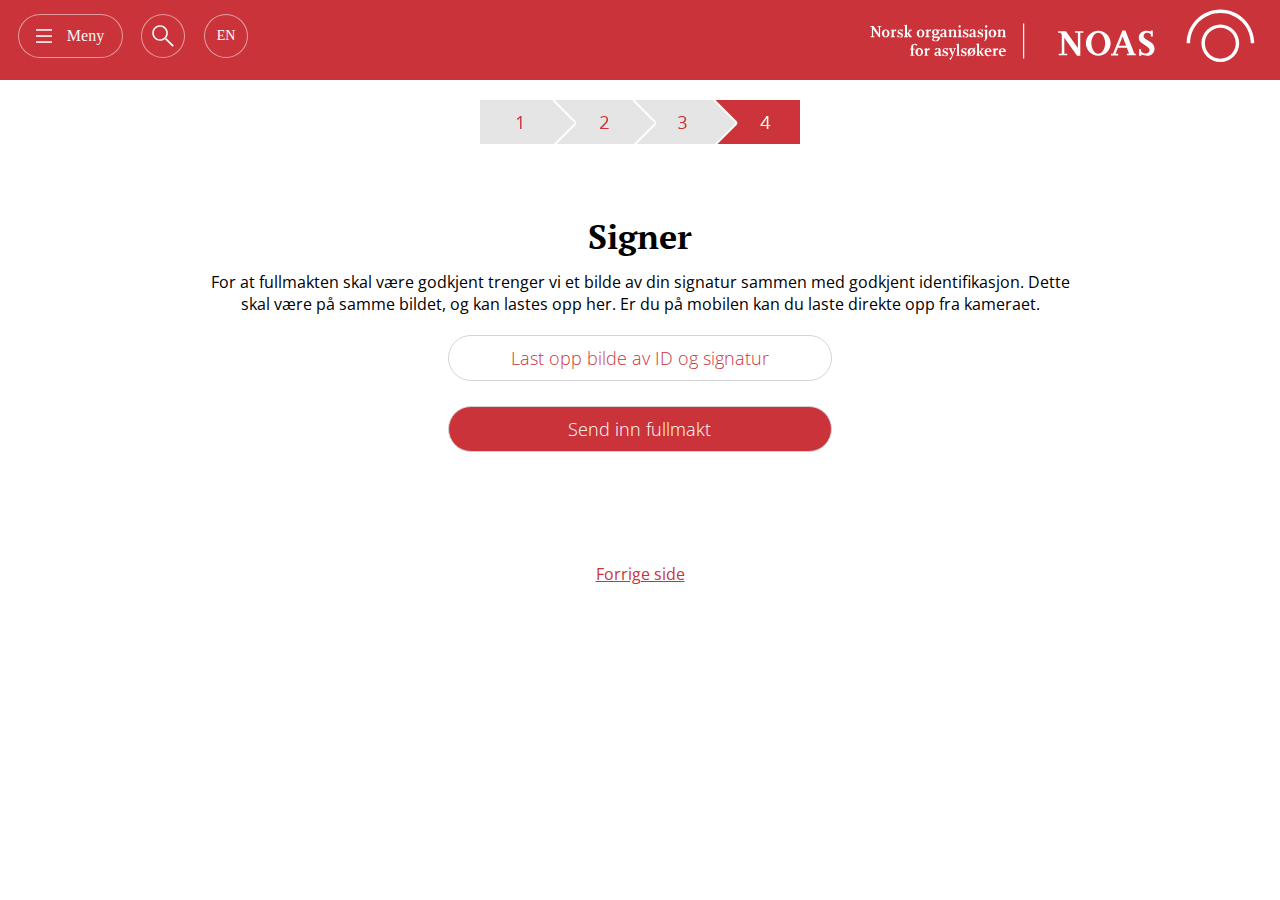
<file: fullmaktskjema4.html>
<!doctype html>
<html>
<head>
  <meta charset="utf-8">
  <meta name="viewport" content="initial-scale=1.0">
  <title>fullmaktskjema4</title>
  <link href="http://fonts.googleapis.com/css?family=Open+Sans:400,400,300|PT+Serif:700,400" rel="stylesheet" type="text/css">
  <link rel="stylesheet" href="css/standardize.css">
  <link rel="stylesheet" href="css/fullmaktskjema4-grid.css">
  <link rel="stylesheet" href="css/fullmaktskjema4.css">
</head>
<body class="body page-fullmaktskjema4 clearfix">
  <button id="left-menu" class="stikktittel-artikkel-h1--seo- artikkeltittel-h2--seo- artikkel-ingress-h3--seo- body sitat button_fullmakt button_fullmakt_hover forsidetittel-h1 forsidetittel-h2 title-h3 body-16-px dropdown hovedknapper hovedknapper-hover subknapper subknapper-hover button_meny button_menu_hover inputfield_feil inputfield menu_bottom menu_bottom_hover menu">Meny</button>
  <div class="stikktittel-artikkel-h1--seo- artikkeltittel-h2--seo- artikkel-ingress-h3--seo- body sitat button_fullmakt button_fullmakt_hover forsidetittel-h1 forsidetittel-h2 title-h3 body-16-px dropdown hovedknapper hovedknapper-hover subknapper subknapper-hover button_meny button_menu_hover inputfield_feil inputfield menu_bottom menu_bottom_hover topmenu clearfix">
    <button id="search-menu" class="stikktittel-artikkel-h1--seo- artikkeltittel-h2--seo- artikkel-ingress-h3--seo- body sitat button_fullmakt button_fullmakt_hover forsidetittel-h1 forsidetittel-h2 title-h3 body-16-px dropdown hovedknapper hovedknapper-hover subknapper subknapper-hover button_meny button_menu_hover inputfield_feil inputfield menu_bottom menu_bottom_hover search"></button>
    <button class="stikktittel-artikkel-h1--seo- artikkeltittel-h2--seo- artikkel-ingress-h3--seo- body sitat button_fullmakt button_fullmakt_hover forsidetittel-h1 forsidetittel-h2 title-h3 body-16-px dropdown hovedknapper hovedknapper-hover subknapper subknapper-hover button_meny button_menu_hover inputfield_feil inputfield menu_bottom menu_bottom_hover _button">EN</button>
    <div onClick="window.location='index.html';" class="stikktittel-artikkel-h1--seo- artikkeltittel-h2--seo- artikkel-ingress-h3--seo- body sitat button_fullmakt button_fullmakt_hover forsidetittel-h1 forsidetittel-h2 title-h3 body-16-px dropdown hovedknapper hovedknapper-hover subknapper subknapper-hover button_meny button_menu_hover inputfield_feil inputfield menu_bottom menu_bottom_hover logocontainer clearfix">
      <img class="stikktittel-artikkel-h1--seo- artikkeltittel-h2--seo- artikkel-ingress-h3--seo- body sitat button_fullmakt button_fullmakt_hover forsidetittel-h1 forsidetittel-h2 title-h3 body-16-px dropdown hovedknapper hovedknapper-hover subknapper subknapper-hover button_meny button_menu_hover inputfield_feil inputfield menu_bottom menu_bottom_hover image image-1" src="images/logo_subtekst_white.svg">
      <img class="stikktittel-artikkel-h1--seo- artikkeltittel-h2--seo- artikkel-ingress-h3--seo- body sitat button_fullmakt button_fullmakt_hover forsidetittel-h1 forsidetittel-h2 title-h3 body-16-px dropdown hovedknapper hovedknapper-hover subknapper subknapper-hover button_meny button_menu_hover inputfield_feil inputfield menu_bottom menu_bottom_hover image image-2" src="images/logo_hvit2@.svg">
    </div>
  </div>
  <div class="stikktittel-artikkel-h1--seo- artikkeltittel-h2--seo- artikkel-ingress-h3--seo- body sitat button_fullmakt button_fullmakt_hover forsidetittel-h1 forsidetittel-h2 title-h3 body-16-px dropdown hovedknapper hovedknapper-hover subknapper subknapper-hover button_meny button_menu_hover inputfield_feil inputfield menu_bottom menu_bottom_hover pageindicators clearfix">
    <div id="indicator1" class="stikktittel-artikkel-h1--seo- artikkeltittel-h2--seo- artikkel-ingress-h3--seo- body sitat button_fullmakt button_fullmakt_hover forsidetittel-h1 forsidetittel-h2 title-h3 body-16-px dropdown hovedknapper hovedknapper-hover subknapper subknapper-hover button_meny button_menu_hover inputfield_feil inputfield menu_bottom menu_bottom_hover pageindicator"></div>
  </div>
  <form class="stikktittel-artikkel-h1--seo- artikkeltittel-h2--seo- artikkel-ingress-h3--seo- body sitat button_fullmakt button_fullmakt_hover forsidetittel-h1 forsidetittel-h2 title-h3 body-16-px dropdown hovedknapper hovedknapper-hover subknapper subknapper-hover button_meny button_menu_hover inputfield_feil inputfield menu_bottom menu_bottom_hover skjema clearfix">
    <div id="formHeader" class="stikktittel-artikkel-h1--seo- artikkeltittel-h2--seo- artikkel-ingress-h3--seo- body sitat button_fullmakt button_fullmakt_hover forsidetittel-h1 forsidetittel-h2 title-h3 body-16-px dropdown hovedknapper hovedknapper-hover subknapper subknapper-hover button_meny button_menu_hover inputfield_feil inputfield menu_bottom menu_bottom_hover container container-1 clearfix">
      <p class="stikktittel-artikkel-h1--seo- artikkeltittel-h2--seo- artikkel-ingress-h3--seo- body sitat button_fullmakt button_fullmakt_hover forsidetittel-h1 forsidetittel-h2 title-h3 body-16-px dropdown hovedknapper hovedknapper-hover subknapper subknapper-hover button_meny button_menu_hover inputfield_feil inputfield menu_bottom menu_bottom_hover titleh1 titleh1-1">Signer</p>
      <p id="introText" class="stikktittel-artikkel-h1--seo- artikkeltittel-h2--seo- artikkel-ingress-h3--seo- body sitat button_fullmakt button_fullmakt_hover forsidetittel-h1 forsidetittel-h2 title-h3 body-16-px dropdown hovedknapper hovedknapper-hover subknapper subknapper-hover button_meny button_menu_hover inputfield_feil inputfield menu_bottom menu_bottom_hover titleh1 titleh1-2">For at fullmakten skal være godkjent trenger vi et bilde av din signatur sammen med godkjent identifikasjon. Dette skal være på samme bildet, og kan lastes opp her. Er du på mobilen kan du laste direkte opp fra kameraet.</p>
      <div id="signFile" class="stikktittel-artikkel-h1--seo- artikkeltittel-h2--seo- artikkel-ingress-h3--seo- body sitat button_fullmakt button_fullmakt_hover forsidetittel-h1 forsidetittel-h2 title-h3 body-16-px dropdown hovedknapper hovedknapper-hover subknapper subknapper-hover button_meny button_menu_hover inputfield_feil inputfield menu_bottom menu_bottom_hover element"></div>
    </div>
    <div id="signature" class="stikktittel-artikkel-h1--seo- artikkeltittel-h2--seo- artikkel-ingress-h3--seo- body sitat button_fullmakt button_fullmakt_hover forsidetittel-h1 forsidetittel-h2 title-h3 body-16-px dropdown hovedknapper hovedknapper-hover subknapper subknapper-hover button_meny button_menu_hover inputfield_feil inputfield menu_bottom menu_bottom_hover container container-2 clearfix">
      <div class="stikktittel-artikkel-h1--seo- artikkeltittel-h2--seo- artikkel-ingress-h3--seo- body sitat button_fullmakt button_fullmakt_hover forsidetittel-h1 forsidetittel-h2 title-h3 body-16-px dropdown hovedknapper hovedknapper-hover subknapper subknapper-hover button_meny button_menu_hover inputfield_feil inputfield menu_bottom menu_bottom_hover fakefile"><input type="file" id="fileInput2"></div>
      <button id="photoSign" class="stikktittel-artikkel-h1--seo- artikkeltittel-h2--seo- artikkel-ingress-h3--seo- body sitat button_fullmakt button_fullmakt_hover forsidetittel-h1 forsidetittel-h2 title-h3 body-16-px dropdown hovedknapper hovedknapper-hover subknapper subknapper-hover button_meny button_menu_hover inputfield_feil inputfield menu_bottom menu_bottom_hover _button _button-2">Last opp bilde av ID og signatur</button>
      <button id="sendFullmakt" class="stikktittel-artikkel-h1--seo- artikkeltittel-h2--seo- artikkel-ingress-h3--seo- body sitat button_fullmakt button_fullmakt_hover forsidetittel-h1 forsidetittel-h2 title-h3 body-16-px dropdown hovedknapper hovedknapper-hover subknapper subknapper-hover button_meny button_menu_hover inputfield_feil inputfield menu_bottom menu_bottom_hover _button _button-3">Send inn fullmakt</button>
      <p id="historyBack" class="stikktittel-artikkel-h1--seo- artikkeltittel-h2--seo- artikkel-ingress-h3--seo- body sitat button_fullmakt button_fullmakt_hover forsidetittel-h1 forsidetittel-h2 title-h3 body-16-px dropdown hovedknapper hovedknapper-hover subknapper subknapper-hover button_meny button_menu_hover inputfield_feil inputfield menu_bottom menu_bottom_hover text"><a>Forrige side</a></p>
    </div>
  </form>

  <script src="js/jquery-min.js"></script>
  <script src="js/fullmaktskjema4.js"></script>

  <!-- Page content will appear above your static tail code. This is a good place for analytics code, etc. -->
  <header></header>
  <div id="sidr-left">
  <!-- Your content -->
  <ul>
    <li style="padding-left: 10px;" id="menu-close-button"><a href="#" style="padding: 3px 0 3px 15px;margin-left: -15px;white-space: nowrap;"><img src="images/icon_X_hvit.svg" alt="Close" style="height:25px;width:25px;vertical-align: middle;padding: 2px;margin-right: 10px;">Lukk meny</button></a></li>
    <li style="padding-left: 10px;"><a style="padding: 0 0 0 15px;margin-left: -15px;white-space: nowrap;"><img id="lang-icon" src="images/icon-globe-white.png" alt="Globus"><select id="select-language" style="min-width:170px;max-width:190px; display:inline; background:rgba(0,0,0,0);color:#ccc;">
  <option style="background:#333;" value="" selected>Change language..</option>
  <option style="background:#333;" value="">Norsk</option>
  <option style="background:#333;" value="">English</option>
  <option style="background:#333;" value="">Somali</option>
      </select></a>
    </li>
    <form><span style="white-space: nowrap;">
      <input id="menu-searchfield" type="text" placeholder="Søk etter..." style="min-width:160px;max-width:175px;display: inline;" /><button id="search-bttn">Søk</button></span>
    </form>
    <li><a href="index.html">Forsiden</a></li>
    <li><a href="#">Hvem er vi?</a>
      <ul>
        <li><a href="#">Ansatte</a></li>
        <li><a href="#">Ledige stillinger</a></li>
      </ul>
    </li>
    <li><a href="hjelp.html">Hjelp fra NOAS</a>
      <ul><li><a href="fullmaktskjema.html">Fullmaktsskjema</a></li></ul>
    </li>
    <li><a href="sttte.html">Støtt NOAS</a></li>
    <li><a href="#">Aktuelle saker</a>
      <ul>
        <li><a href="http://bliklokere.no">#BliKlokere</a></li>
      </ul>
    </li>
    <li><a href="#">Norsk asylpolitikk</a></li>
    <li><a href="#">Ressurser</a>
      <ul><li><a href="#">Årsrapporter</a></li></ul>
    </li>
  </ul>
  <h2>NOAS</h2>
<p><b>Adresse:</b> Torggata 2, NO-0183 Oslo</p>
    <p><b>Epost:</b> <a href="mailto:noas@noas.no" target="_top"><u>noas@noas.no</u></a></p>
    <p><b>Tel./fax:</b> 22 36 56 60 / 22 36 56 61</p>
    <p><b>Bankkonto:</b> 6011.05.49092</p>
<p><b>Org.nr.:</b> NO 975 265 772</p>
</div> 
  <style>
.sidr{display:none;position:absolute;position:fixed;top:0;height:100%;z-index:999999;width:260px;overflow-x:none;overflow-y:auto;font-family:"lucida grande",tahoma,verdana,arial,sans-serif;font-size:15px;background:#333;color:#fff;-webkit-box-shadow:inset 0 0 5px 5px #222;-moz-box-shadow:inset 0 0 5px 5px #222;box-shadow:inset 0 0 5px 5px #222}.sidr .sidr-inner{padding:0 0 15px}.sidr .sidr-inner>p{margin-left:15px;margin-right:15px}.sidr.right{left:auto;right:-260px}.sidr.left{left:-260px;right:auto}.sidr h1,.sidr h2,.sidr h3,.sidr h4,.sidr h5,.sidr h6{font-size:11px;font-weight:normal;padding:0 15px;margin:0 0 5px;color:#fff;line-height:24px;background-image:-webkit-gradient(linear, 50% 0%, 50% 100%, color-stop(0%, #4d4d4d), color-stop(100%, #1a1a1a));background-image:-webkit-linear-gradient(#4d4d4d,#1a1a1a);background-image:-moz-linear-gradient(#4d4d4d,#1a1a1a);background-image:-o-linear-gradient(#4d4d4d,#1a1a1a);background-image:linear-gradient(#4d4d4d,#1a1a1a);-webkit-box-shadow:0 5px 5px 3px rgba(0,0,0,0.2);-moz-box-shadow:0 5px 5px 3px rgba(0,0,0,0.2);box-shadow:0 5px 5px 3px rgba(0,0,0,0.2)}.sidr p{font-size:13px;margin:0 0 12px}.sidr p a{color:rgba(255,255,255,0.9)}.sidr>p{margin-left:15px;margin-right:15px}.sidr ul{display:block;margin:0 0 15px;padding:0;border-top:1px solid #1a1a1a;border-bottom:1px solid #4d4d4d}.sidr ul li{display:block;margin:0;line-height:44px;border-top:1px solid #4d4d4d;border-bottom:1px solid #1a1a1a}.sidr ul li:hover,.sidr ul li.active,.sidr ul li.sidr-class-active{border-top:none;line-height:44px}.sidr ul li:hover>a,.sidr ul li:hover>span,.sidr ul li.active>a,.sidr ul li.active>span,.sidr ul li.sidr-class-active>a,.sidr ul li.sidr-class-active>span{-webkit-box-shadow:inset 0 0 15px 3px #222;-moz-box-shadow:inset 0 0 15px 3px #222;box-shadow:inset 0 0 15px 3px #222}.sidr ul li a,.sidr ul li span{padding:0 15px;display:block;text-decoration:none;color:#fff}.sidr ul li ul{border-bottom:none;margin:0}.sidr ul li ul li{line-height:44px;font-size:13px}.sidr ul li ul li:last-child{border-bottom:none}.sidr ul li ul li:hover,.sidr ul li ul li.active,.sidr ul li ul li.sidr-class-active{border-top:none;line-height:44px}.sidr ul li ul li:hover>a,.sidr ul li ul li:hover>span,.sidr ul li ul li.active>a,.sidr ul li ul li.active>span,.sidr ul li ul li.sidr-class-active>a,.sidr ul li ul li.sidr-class-active>span{-webkit-box-shadow:inset 0 0 15px 3px #222;-moz-box-shadow:inset 0 0 15px 3px #222;box-shadow:inset 0 0 15px 3px #222}.sidr ul li ul li a,.sidr ul li ul li span{color:rgba(255,255,255,0.8);padding-left:30px}.sidr form{margin:10px 15px 0px}.sidr label{font-size:13px}.sidr input[type="text"],.sidr input[type="password"],.sidr input[type="date"],.sidr input[type="datetime"],.sidr input[type="email"],.sidr input[type="number"],.sidr input[type="search"],.sidr input[type="tel"],.sidr input[type="time"],.sidr input[type="url"],.sidr textarea,.sidr select{width:100%;font-size:13px;padding:5px;-webkit-box-sizing:border-box;-moz-box-sizing:border-box;box-sizing:border-box;margin:0 0 10px;-webkit-border-radius:2px;-moz-border-radius:2px;-ms-border-radius:2px;-o-border-radius:2px;border-radius:2px;border:none;background:rgba(255,255,255,0.9);color:rgba(0,0,0,1);display:block;clear:both}.sidr input[type=checkbox]{width:auto;display:inline;clear:none}.sidr input[type=button],.sidr input[type=submit]{color:#333;background:#fff}.sidr input[type=button]:hover,.sidr input[type=submit]:hover{background:rgba(255,255,255,0.9)}
#paymentOptions, #containerGift, #containerMembership, #imedia_content, #ressurser_content, #kontaktContainer, #feilmelding, #buttonPay, #missingDocsContainer{display:none}
#uploadButton, #forsideFullmakt{z-index:300}
ul.list {
    list-style-type: disc;
    font:1em/1.38 Georgia;
}
ul.list > li
{
    color: rgb(203, 51, 59);
}
ul.list > li > span
{
    color: black;
}
@media screen and (max-width: 640px) {
   #nabolandContent{display:none;}
 }
</style>
<script>
  /*! Sidr - v1.2.1 - 2013-11-06
 * https://github.com/artberri/sidr
 * Copyright (c) 2013 Alberto Varela; Licensed MIT */
$(document).ready(function() {(function(e){var t=!1,i=!1,n={isUrl:function(e){var t=RegExp("^(https?:\\/\\/)?((([a-z\\d]([a-z\\d-]*[a-z\\d])*)\\.)+[a-z]{2,}|((\\d{1,3}\\.){3}\\d{1,3}))(\\:\\d+)?(\\/[-a-z\\d%_.~+]*)*(\\?[;&a-z\\d%_.~+=-]*)?(\\#[-a-z\\d_]*)?$","i");return t.test(e)?!0:!1},loadContent:function(e,t){e.html(t)},addPrefix:function(e){var t=e.attr("id"),i=e.attr("class");"string"==typeof t&&""!==t&&e.attr("id",t.replace(/([A-Za-z0-9_.\-]+)/g,"sidr-id-$1")),"string"==typeof i&&""!==i&&"sidr-inner"!==i&&e.attr("class",i.replace(/([A-Za-z0-9_.\-]+)/g,"sidr-class-$1")),e.removeAttr("style")},execute:function(n,s,a){"function"==typeof s?(a=s,s="sidr"):s||(s="sidr");var r,d,l,c=e("#"+s),u=e(c.data("body")),f=e("html"),p=c.outerWidth(!0),g=c.data("speed"),h=c.data("side"),m=c.data("displace"),v=c.data("onOpen"),y=c.data("onClose"),x="sidr"===s?"sidr-open":"sidr-open "+s+"-open";if("open"===n||"toggle"===n&&!c.is(":visible")){if(c.is(":visible")||t)return;if(i!==!1)return o.close(i,function(){o.open(s)}),void 0;t=!0,"left"===h?(r={left:p+"px"},d={left:"0px"}):(r={right:p+"px"},d={right:"0px"}),u.is("body")&&(l=f.scrollTop(),f.css("overflow-x","hidden").scrollTop(l)),m?u.addClass("sidr-animating").css({width:u.width(),position:"absolute"}).animate(r,g,function(){e(this).addClass(x)}):setTimeout(function(){e(this).addClass(x)},g),c.css("display","block").animate(d,g,function(){t=!1,i=s,"function"==typeof a&&a(s),u.removeClass("sidr-animating")}),v()}else{if(!c.is(":visible")||t)return;t=!0,"left"===h?(r={left:0},d={left:"-"+p+"px"}):(r={right:0},d={right:"-"+p+"px"}),u.is("body")&&(l=f.scrollTop(),f.removeAttr("style").scrollTop(l)),u.addClass("sidr-animating").animate(r,g).removeClass(x),c.animate(d,g,function(){c.removeAttr("style").hide(),u.removeAttr("style"),e("html").removeAttr("style"),t=!1,i=!1,"function"==typeof a&&a(s),u.removeClass("sidr-animating")}),y()}}},o={open:function(e,t){n.execute("open",e,t)},close:function(e,t){n.execute("close",e,t)},toggle:function(e,t){n.execute("toggle",e,t)},toogle:function(e,t){n.execute("toggle",e,t)}};e.sidr=function(t){return o[t]?o[t].apply(this,Array.prototype.slice.call(arguments,1)):"function"!=typeof t&&"string"!=typeof t&&t?(e.error("Method "+t+" does not exist on jQuery.sidr"),void 0):o.toggle.apply(this,arguments)},e.fn.sidr=function(t){var i=e.extend({name:"sidr",speed:200,side:"left",source:null,renaming:!0,body:"body",displace:!0,onOpen:function(){},onClose:function(){}},t),s=i.name,a=e("#"+s);if(0===a.length&&(a=e("<div />").attr("id",s).appendTo(e("body"))),a.addClass("sidr").addClass(i.side).data({speed:i.speed,side:i.side,body:i.body,displace:i.displace,onOpen:i.onOpen,onClose:i.onClose}),"function"==typeof i.source){var r=i.source(s);n.loadContent(a,r)}else if("string"==typeof i.source&&n.isUrl(i.source))e.get(i.source,function(e){n.loadContent(a,e)});else if("string"==typeof i.source){var d="",l=i.source.split(",");if(e.each(l,function(t,i){d+='<div class="sidr-inner">'+e(i).html()+"</div>"}),i.renaming){var c=e("<div />").html(d);c.find("*").each(function(t,i){var o=e(i);n.addPrefix(o)}),d=c.html()}n.loadContent(a,d)}else null!==i.source&&e.error("Invalid Sidr Source");return this.each(function(){var t=e(this),i=t.data("sidr");i||(t.data("sidr",s),"ontouchstart"in document.documentElement?(t.bind("touchstart",function(e){e.originalEvent.touches[0],this.touched=e.timeStamp}),t.bind("touchend",function(e){var t=Math.abs(e.timeStamp-this.touched);200>t&&(e.preventDefault(),o.toggle(s))})):t.click(function(e){e.preventDefault(),o.toggle(s)}))})}})(jQuery)});
  
$(document).ready(function() {
    $('#left-menu').sidr({
      name: 'sidr-left',
      side: 'left' // By default
    });
    $('#right-menu').sidr({
      name: 'sidr-right',
      side: 'right'
    });
    $('select').on('change', function() {
	    if(this.value=='Syria'){
	 	    window.location.href = "land.html";
	    }
    });
});
  
$(document).on('click', function(event) {
  if (!$(event.target).closest('#sidr-left').length) {
    if ($('#sidr-left').is(':visible')){
       $.sidr('close', 'sidr-left');    
    }
  }
  if ($(event.target).closest('#left-menu').length){
    if ($('#sidr-left').is(':hidden')){
       $.sidr('open', 'sidr-left');    
    }
  }
  if ($(event.target).closest('#search-menu').length){
	if ($('#sidr-left').is(':hidden')){
	 $.sidr('open', 'sidr-left');
	 $( '#menu-searchfield' ).focus();
	}
  }
  if ($(event.target).closest('#menu-close-button').length){
    if ($('#sidr-left').is(':visible')){
      $.sidr('close', 'sidr-left');    
    }
  }
  
});
$("#historyBack").click(function (event) {
  event.preventDefault()
  window.history.back();
});
</script>
<style>
  #lang-icon{width:25px;height:25px;vertical-align:middle;margin-right: 5px;}
  #search-bttn{
    color: #333;
  box-shadow: 0 0 0 1px rgba(0,0,0,.15) inset,0 0 6px rgba(0,0,0,.2) inset;
  border: 0 rgba(0,0,0,0);
  background-color: #E6E6E6;
  text-decoration: none;
  border-radius: 2px;
  padding: 4px 8px;
  margin-left: 10px;
  display: inline;
  }
  #select-language{padding: 0px;}
</style>
</body>
</html>
</file>
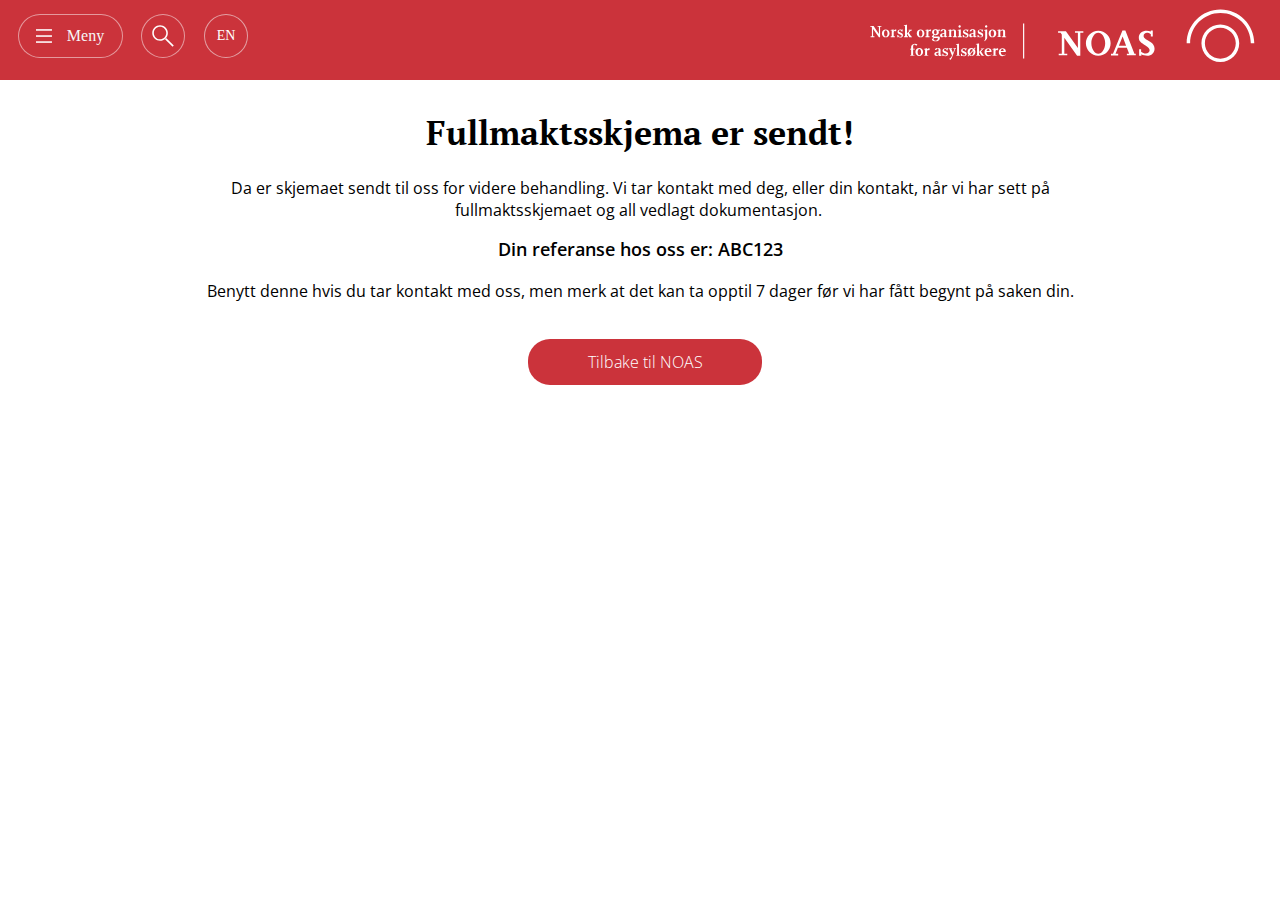
<file: fullmaktskjema5.html>
<!doctype html>
<html>
<head>
  <meta charset="utf-8">
  <meta name="viewport" content="initial-scale=1.0">
  <title>fullmaktskjema5</title>
  <link href="http://fonts.googleapis.com/css?family=Open+Sans:300,400,600|PT+Serif:700,400" rel="stylesheet" type="text/css">
  <link rel="stylesheet" href="css/standardize.css">
  <link rel="stylesheet" href="css/fullmaktskjema5-grid.css">
  <link rel="stylesheet" href="css/fullmaktskjema5.css">
</head>
<body class="body page-fullmaktskjema5 clearfix">
  <button id="left-menu" class="stikktittel-artikkel-h1--seo- artikkeltittel-h2--seo- artikkel-ingress-h3--seo- body sitat button_fullmakt button_fullmakt_hover forsidetittel-h1 forsidetittel-h2 title-h3 body-16-px dropdown hovedknapper hovedknapper-hover subknapper subknapper-hover button_meny button_menu_hover inputfield_feil inputfield menu_bottom menu_bottom_hover menu">Meny</button>
  <div class="stikktittel-artikkel-h1--seo- artikkeltittel-h2--seo- artikkel-ingress-h3--seo- body sitat button_fullmakt button_fullmakt_hover forsidetittel-h1 forsidetittel-h2 title-h3 body-16-px dropdown hovedknapper hovedknapper-hover subknapper subknapper-hover button_meny button_menu_hover inputfield_feil inputfield menu_bottom menu_bottom_hover topmenu clearfix">
    <button id="search-menu" class="stikktittel-artikkel-h1--seo- artikkeltittel-h2--seo- artikkel-ingress-h3--seo- body sitat button_fullmakt button_fullmakt_hover forsidetittel-h1 forsidetittel-h2 title-h3 body-16-px dropdown hovedknapper hovedknapper-hover subknapper subknapper-hover button_meny button_menu_hover inputfield_feil inputfield menu_bottom menu_bottom_hover search"></button>
    <button class="stikktittel-artikkel-h1--seo- artikkeltittel-h2--seo- artikkel-ingress-h3--seo- body sitat button_fullmakt button_fullmakt_hover forsidetittel-h1 forsidetittel-h2 title-h3 body-16-px dropdown hovedknapper hovedknapper-hover subknapper subknapper-hover button_meny button_menu_hover inputfield_feil inputfield menu_bottom menu_bottom_hover _button">EN</button>
    <div onClick="window.location='index.html';" class="stikktittel-artikkel-h1--seo- artikkeltittel-h2--seo- artikkel-ingress-h3--seo- body sitat button_fullmakt button_fullmakt_hover forsidetittel-h1 forsidetittel-h2 title-h3 body-16-px dropdown hovedknapper hovedknapper-hover subknapper subknapper-hover button_meny button_menu_hover inputfield_feil inputfield menu_bottom menu_bottom_hover logocontainer clearfix">
      <img class="stikktittel-artikkel-h1--seo- artikkeltittel-h2--seo- artikkel-ingress-h3--seo- body sitat button_fullmakt button_fullmakt_hover forsidetittel-h1 forsidetittel-h2 title-h3 body-16-px dropdown hovedknapper hovedknapper-hover subknapper subknapper-hover button_meny button_menu_hover inputfield_feil inputfield menu_bottom menu_bottom_hover image image-1" src="images/logo_subtekst_white.svg">
      <img class="stikktittel-artikkel-h1--seo- artikkeltittel-h2--seo- artikkel-ingress-h3--seo- body sitat button_fullmakt button_fullmakt_hover forsidetittel-h1 forsidetittel-h2 title-h3 body-16-px dropdown hovedknapper hovedknapper-hover subknapper subknapper-hover button_meny button_menu_hover inputfield_feil inputfield menu_bottom menu_bottom_hover image image-2" src="images/logo_hvit2@.svg">
    </div>
  </div>
  <form class="stikktittel-artikkel-h1--seo- artikkeltittel-h2--seo- artikkel-ingress-h3--seo- body sitat button_fullmakt button_fullmakt_hover forsidetittel-h1 forsidetittel-h2 title-h3 body-16-px dropdown hovedknapper hovedknapper-hover subknapper subknapper-hover button_meny button_menu_hover inputfield_feil inputfield menu_bottom menu_bottom_hover skjema clearfix">
    <div id="confirmation" class="stikktittel-artikkel-h1--seo- artikkeltittel-h2--seo- artikkel-ingress-h3--seo- body sitat button_fullmakt button_fullmakt_hover forsidetittel-h1 forsidetittel-h2 title-h3 body-16-px dropdown hovedknapper hovedknapper-hover subknapper subknapper-hover button_meny button_menu_hover inputfield_feil inputfield menu_bottom menu_bottom_hover container clearfix">
      <p class="stikktittel-artikkel-h1--seo- artikkeltittel-h2--seo- artikkel-ingress-h3--seo- body sitat button_fullmakt button_fullmakt_hover forsidetittel-h1 forsidetittel-h2 title-h3 body-16-px dropdown hovedknapper hovedknapper-hover subknapper subknapper-hover button_meny button_menu_hover inputfield_feil inputfield menu_bottom menu_bottom_hover titleh1">Fullmaktsskjema er sendt!</p>
      <div id="welcometitle" class="stikktittel-artikkel-h1--seo- artikkeltittel-h2--seo- artikkel-ingress-h3--seo- body sitat button_fullmakt button_fullmakt_hover forsidetittel-h1 forsidetittel-h2 title-h3 body-16-px dropdown hovedknapper hovedknapper-hover subknapper subknapper-hover button_meny button_menu_hover inputfield_feil inputfield menu_bottom menu_bottom_hover title">
        <p>Da er skjemaet sendt til oss for videre behandling. Vi tar kontakt med deg, eller din kontakt, når vi har sett på fullmaktsskjemaet og all vedlagt dokumentasjon.&nbsp;</p>
        <p><span>Din referanse hos oss er: ABC123</span></p>
        <p><span></span>Benytt denne hvis du tar kontakt med oss, men merk at det kan ta opptil 7 dager før vi har fått begynt på saken din.</p>
</div>
      <div id="nav1" class="stikktittel-artikkel-h1--seo- artikkeltittel-h2--seo- artikkel-ingress-h3--seo- body sitat button_fullmakt button_fullmakt_hover forsidetittel-h1 forsidetittel-h2 title-h3 body-16-px dropdown hovedknapper hovedknapper-hover subknapper subknapper-hover button_meny button_menu_hover inputfield_feil inputfield menu_bottom menu_bottom_hover formnavigation clearfix">
        <button onClick="window.location='hjelp.html';" id="backToIndex" class="stikktittel-artikkel-h1--seo- artikkeltittel-h2--seo- artikkel-ingress-h3--seo- body sitat button_fullmakt button_fullmakt_hover forsidetittel-h1 forsidetittel-h2 title-h3 body-16-px dropdown hovedknapper hovedknapper-hover subknapper subknapper-hover button_meny button_menu_hover inputfield_feil inputfield menu_bottom menu_bottom_hover _button">Tilbake til NOAS</button>
      </div>
    </div>
  </form>

  <script src="js/jquery-min.js"></script>
  <script src="js/fullmaktskjema5.js"></script>

  <!-- Page content will appear above your static tail code. This is a good place for analytics code, etc. -->
  <header></header>
  <div id="sidr-left">
  <!-- Your content -->
  <ul>
    <li style="padding-left: 10px;" id="menu-close-button"><a href="#" style="padding: 3px 0 3px 15px;margin-left: -15px;white-space: nowrap;"><img src="images/icon_X_hvit.svg" alt="Close" style="height:25px;width:25px;vertical-align: middle;padding: 2px;margin-right: 10px;">Lukk meny</button></a></li>
    <li style="padding-left: 10px;"><a style="padding: 0 0 0 15px;margin-left: -15px;white-space: nowrap;"><img id="lang-icon" src="images/icon-globe-white.png" alt="Globus"><select id="select-language" style="min-width:170px;max-width:190px; display:inline; background:rgba(0,0,0,0);color:#ccc;">
  <option style="background:#333;" value="" selected>Change language..</option>
  <option style="background:#333;" value="">Norsk</option>
  <option style="background:#333;" value="">English</option>
  <option style="background:#333;" value="">Somali</option>
      </select></a>
    </li>
    <form><span style="white-space: nowrap;">
      <input id="menu-searchfield" type="text" placeholder="Søk etter..." style="min-width:160px;max-width:175px;display: inline;" /><button id="search-bttn">Søk</button></span>
    </form>
    <li><a href="index.html">Forsiden</a></li>
    <li><a href="#">Hvem er vi?</a>
      <ul>
        <li><a href="#">Ansatte</a></li>
        <li><a href="#">Ledige stillinger</a></li>
      </ul>
    </li>
    <li><a href="hjelp.html">Hjelp fra NOAS</a>
      <ul><li><a href="fullmaktskjema.html">Fullmaktsskjema</a></li></ul>
    </li>
    <li><a href="sttte.html">Støtt NOAS</a></li>
    <li><a href="#">Aktuelle saker</a>
      <ul>
        <li><a href="http://bliklokere.no">#BliKlokere</a></li>
      </ul>
    </li>
    <li><a href="#">Norsk asylpolitikk</a></li>
    <li><a href="#">Ressurser</a>
      <ul><li><a href="#">Årsrapporter</a></li></ul>
    </li>
  </ul>
  <h2>NOAS</h2>
<p><b>Adresse:</b> Torggata 2, NO-0183 Oslo</p>
    <p><b>Epost:</b> <a href="mailto:noas@noas.no" target="_top"><u>noas@noas.no</u></a></p>
    <p><b>Tel./fax:</b> 22 36 56 60 / 22 36 56 61</p>
    <p><b>Bankkonto:</b> 6011.05.49092</p>
<p><b>Org.nr.:</b> NO 975 265 772</p>
</div> 
  <style>
.sidr{display:none;position:absolute;position:fixed;top:0;height:100%;z-index:999999;width:260px;overflow-x:none;overflow-y:auto;font-family:"lucida grande",tahoma,verdana,arial,sans-serif;font-size:15px;background:#333;color:#fff;-webkit-box-shadow:inset 0 0 5px 5px #222;-moz-box-shadow:inset 0 0 5px 5px #222;box-shadow:inset 0 0 5px 5px #222}.sidr .sidr-inner{padding:0 0 15px}.sidr .sidr-inner>p{margin-left:15px;margin-right:15px}.sidr.right{left:auto;right:-260px}.sidr.left{left:-260px;right:auto}.sidr h1,.sidr h2,.sidr h3,.sidr h4,.sidr h5,.sidr h6{font-size:11px;font-weight:normal;padding:0 15px;margin:0 0 5px;color:#fff;line-height:24px;background-image:-webkit-gradient(linear, 50% 0%, 50% 100%, color-stop(0%, #4d4d4d), color-stop(100%, #1a1a1a));background-image:-webkit-linear-gradient(#4d4d4d,#1a1a1a);background-image:-moz-linear-gradient(#4d4d4d,#1a1a1a);background-image:-o-linear-gradient(#4d4d4d,#1a1a1a);background-image:linear-gradient(#4d4d4d,#1a1a1a);-webkit-box-shadow:0 5px 5px 3px rgba(0,0,0,0.2);-moz-box-shadow:0 5px 5px 3px rgba(0,0,0,0.2);box-shadow:0 5px 5px 3px rgba(0,0,0,0.2)}.sidr p{font-size:13px;margin:0 0 12px}.sidr p a{color:rgba(255,255,255,0.9)}.sidr>p{margin-left:15px;margin-right:15px}.sidr ul{display:block;margin:0 0 15px;padding:0;border-top:1px solid #1a1a1a;border-bottom:1px solid #4d4d4d}.sidr ul li{display:block;margin:0;line-height:44px;border-top:1px solid #4d4d4d;border-bottom:1px solid #1a1a1a}.sidr ul li:hover,.sidr ul li.active,.sidr ul li.sidr-class-active{border-top:none;line-height:44px}.sidr ul li:hover>a,.sidr ul li:hover>span,.sidr ul li.active>a,.sidr ul li.active>span,.sidr ul li.sidr-class-active>a,.sidr ul li.sidr-class-active>span{-webkit-box-shadow:inset 0 0 15px 3px #222;-moz-box-shadow:inset 0 0 15px 3px #222;box-shadow:inset 0 0 15px 3px #222}.sidr ul li a,.sidr ul li span{padding:0 15px;display:block;text-decoration:none;color:#fff}.sidr ul li ul{border-bottom:none;margin:0}.sidr ul li ul li{line-height:44px;font-size:13px}.sidr ul li ul li:last-child{border-bottom:none}.sidr ul li ul li:hover,.sidr ul li ul li.active,.sidr ul li ul li.sidr-class-active{border-top:none;line-height:44px}.sidr ul li ul li:hover>a,.sidr ul li ul li:hover>span,.sidr ul li ul li.active>a,.sidr ul li ul li.active>span,.sidr ul li ul li.sidr-class-active>a,.sidr ul li ul li.sidr-class-active>span{-webkit-box-shadow:inset 0 0 15px 3px #222;-moz-box-shadow:inset 0 0 15px 3px #222;box-shadow:inset 0 0 15px 3px #222}.sidr ul li ul li a,.sidr ul li ul li span{color:rgba(255,255,255,0.8);padding-left:30px}.sidr form{margin:10px 15px 0px}.sidr label{font-size:13px}.sidr input[type="text"],.sidr input[type="password"],.sidr input[type="date"],.sidr input[type="datetime"],.sidr input[type="email"],.sidr input[type="number"],.sidr input[type="search"],.sidr input[type="tel"],.sidr input[type="time"],.sidr input[type="url"],.sidr textarea,.sidr select{width:100%;font-size:13px;padding:5px;-webkit-box-sizing:border-box;-moz-box-sizing:border-box;box-sizing:border-box;margin:0 0 10px;-webkit-border-radius:2px;-moz-border-radius:2px;-ms-border-radius:2px;-o-border-radius:2px;border-radius:2px;border:none;background:rgba(255,255,255,0.9);color:rgba(0,0,0,1);display:block;clear:both}.sidr input[type=checkbox]{width:auto;display:inline;clear:none}.sidr input[type=button],.sidr input[type=submit]{color:#333;background:#fff}.sidr input[type=button]:hover,.sidr input[type=submit]:hover{background:rgba(255,255,255,0.9)}
#paymentOptions, #containerGift, #containerMembership, #imedia_content, #ressurser_content, #kontaktContainer, #feilmelding, #buttonPay, #missingDocsContainer{display:none}
#uploadButton, #forsideFullmakt{z-index:300}
ul.list {
    list-style-type: disc;
    font:1em/1.38 Georgia;
}
ul.list > li
{
    color: rgb(203, 51, 59);
}
ul.list > li > span
{
    color: black;
}
@media screen and (max-width: 640px) {
   #nabolandContent{display:none;}
 }
</style>
<script>
  /*! Sidr - v1.2.1 - 2013-11-06
 * https://github.com/artberri/sidr
 * Copyright (c) 2013 Alberto Varela; Licensed MIT */
$(document).ready(function() {(function(e){var t=!1,i=!1,n={isUrl:function(e){var t=RegExp("^(https?:\\/\\/)?((([a-z\\d]([a-z\\d-]*[a-z\\d])*)\\.)+[a-z]{2,}|((\\d{1,3}\\.){3}\\d{1,3}))(\\:\\d+)?(\\/[-a-z\\d%_.~+]*)*(\\?[;&a-z\\d%_.~+=-]*)?(\\#[-a-z\\d_]*)?$","i");return t.test(e)?!0:!1},loadContent:function(e,t){e.html(t)},addPrefix:function(e){var t=e.attr("id"),i=e.attr("class");"string"==typeof t&&""!==t&&e.attr("id",t.replace(/([A-Za-z0-9_.\-]+)/g,"sidr-id-$1")),"string"==typeof i&&""!==i&&"sidr-inner"!==i&&e.attr("class",i.replace(/([A-Za-z0-9_.\-]+)/g,"sidr-class-$1")),e.removeAttr("style")},execute:function(n,s,a){"function"==typeof s?(a=s,s="sidr"):s||(s="sidr");var r,d,l,c=e("#"+s),u=e(c.data("body")),f=e("html"),p=c.outerWidth(!0),g=c.data("speed"),h=c.data("side"),m=c.data("displace"),v=c.data("onOpen"),y=c.data("onClose"),x="sidr"===s?"sidr-open":"sidr-open "+s+"-open";if("open"===n||"toggle"===n&&!c.is(":visible")){if(c.is(":visible")||t)return;if(i!==!1)return o.close(i,function(){o.open(s)}),void 0;t=!0,"left"===h?(r={left:p+"px"},d={left:"0px"}):(r={right:p+"px"},d={right:"0px"}),u.is("body")&&(l=f.scrollTop(),f.css("overflow-x","hidden").scrollTop(l)),m?u.addClass("sidr-animating").css({width:u.width(),position:"absolute"}).animate(r,g,function(){e(this).addClass(x)}):setTimeout(function(){e(this).addClass(x)},g),c.css("display","block").animate(d,g,function(){t=!1,i=s,"function"==typeof a&&a(s),u.removeClass("sidr-animating")}),v()}else{if(!c.is(":visible")||t)return;t=!0,"left"===h?(r={left:0},d={left:"-"+p+"px"}):(r={right:0},d={right:"-"+p+"px"}),u.is("body")&&(l=f.scrollTop(),f.removeAttr("style").scrollTop(l)),u.addClass("sidr-animating").animate(r,g).removeClass(x),c.animate(d,g,function(){c.removeAttr("style").hide(),u.removeAttr("style"),e("html").removeAttr("style"),t=!1,i=!1,"function"==typeof a&&a(s),u.removeClass("sidr-animating")}),y()}}},o={open:function(e,t){n.execute("open",e,t)},close:function(e,t){n.execute("close",e,t)},toggle:function(e,t){n.execute("toggle",e,t)},toogle:function(e,t){n.execute("toggle",e,t)}};e.sidr=function(t){return o[t]?o[t].apply(this,Array.prototype.slice.call(arguments,1)):"function"!=typeof t&&"string"!=typeof t&&t?(e.error("Method "+t+" does not exist on jQuery.sidr"),void 0):o.toggle.apply(this,arguments)},e.fn.sidr=function(t){var i=e.extend({name:"sidr",speed:200,side:"left",source:null,renaming:!0,body:"body",displace:!0,onOpen:function(){},onClose:function(){}},t),s=i.name,a=e("#"+s);if(0===a.length&&(a=e("<div />").attr("id",s).appendTo(e("body"))),a.addClass("sidr").addClass(i.side).data({speed:i.speed,side:i.side,body:i.body,displace:i.displace,onOpen:i.onOpen,onClose:i.onClose}),"function"==typeof i.source){var r=i.source(s);n.loadContent(a,r)}else if("string"==typeof i.source&&n.isUrl(i.source))e.get(i.source,function(e){n.loadContent(a,e)});else if("string"==typeof i.source){var d="",l=i.source.split(",");if(e.each(l,function(t,i){d+='<div class="sidr-inner">'+e(i).html()+"</div>"}),i.renaming){var c=e("<div />").html(d);c.find("*").each(function(t,i){var o=e(i);n.addPrefix(o)}),d=c.html()}n.loadContent(a,d)}else null!==i.source&&e.error("Invalid Sidr Source");return this.each(function(){var t=e(this),i=t.data("sidr");i||(t.data("sidr",s),"ontouchstart"in document.documentElement?(t.bind("touchstart",function(e){e.originalEvent.touches[0],this.touched=e.timeStamp}),t.bind("touchend",function(e){var t=Math.abs(e.timeStamp-this.touched);200>t&&(e.preventDefault(),o.toggle(s))})):t.click(function(e){e.preventDefault(),o.toggle(s)}))})}})(jQuery)});
  
$(document).ready(function() {
    $('#left-menu').sidr({
      name: 'sidr-left',
      side: 'left' // By default
    });
    $('#right-menu').sidr({
      name: 'sidr-right',
      side: 'right'
    });
    $('select').on('change', function() {
	    if(this.value=='Syria'){
	 	    window.location.href = "land.html";
	    }
    });
});
  
$(document).on('click', function(event) {
  if (!$(event.target).closest('#sidr-left').length) {
    if ($('#sidr-left').is(':visible')){
       $.sidr('close', 'sidr-left');    
    }
  }
  if ($(event.target).closest('#left-menu').length){
    if ($('#sidr-left').is(':hidden')){
       $.sidr('open', 'sidr-left');    
    }
  }
  if ($(event.target).closest('#search-menu').length){
	if ($('#sidr-left').is(':hidden')){
	 $.sidr('open', 'sidr-left');
	 $( '#menu-searchfield' ).focus();
	}
  }
  if ($(event.target).closest('#menu-close-button').length){
    if ($('#sidr-left').is(':visible')){
      $.sidr('close', 'sidr-left');    
    }
  }
  
});
$("#historyBack").click(function (event) {
  event.preventDefault()
  window.history.back();
});
</script>
<style>
  #lang-icon{width:25px;height:25px;vertical-align:middle;margin-right: 5px;}
  #search-bttn{
    color: #333;
  box-shadow: 0 0 0 1px rgba(0,0,0,.15) inset,0 0 6px rgba(0,0,0,.2) inset;
  border: 0 rgba(0,0,0,0);
  background-color: #E6E6E6;
  text-decoration: none;
  border-radius: 2px;
  padding: 4px 8px;
  margin-left: 10px;
  display: inline;
  }
  #select-language{padding: 0px;}
</style>
</body>
</html>
</file>
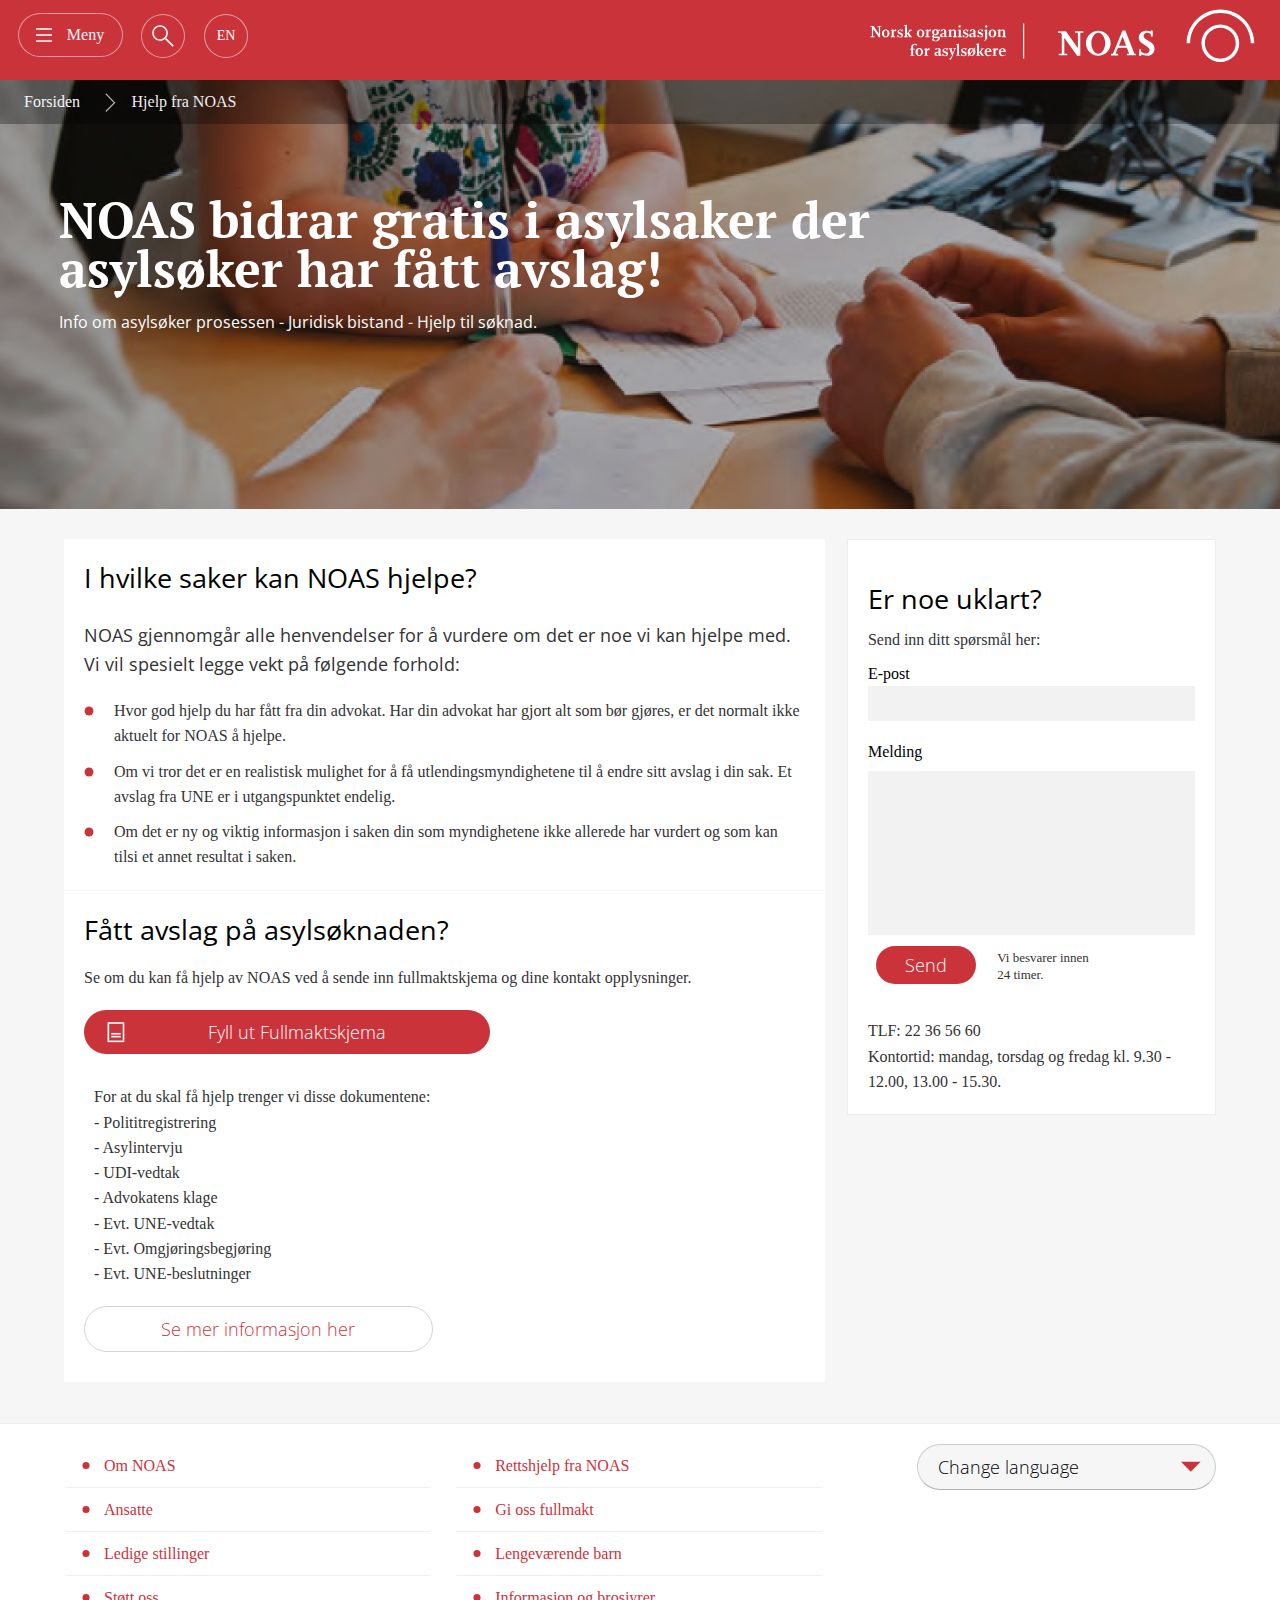
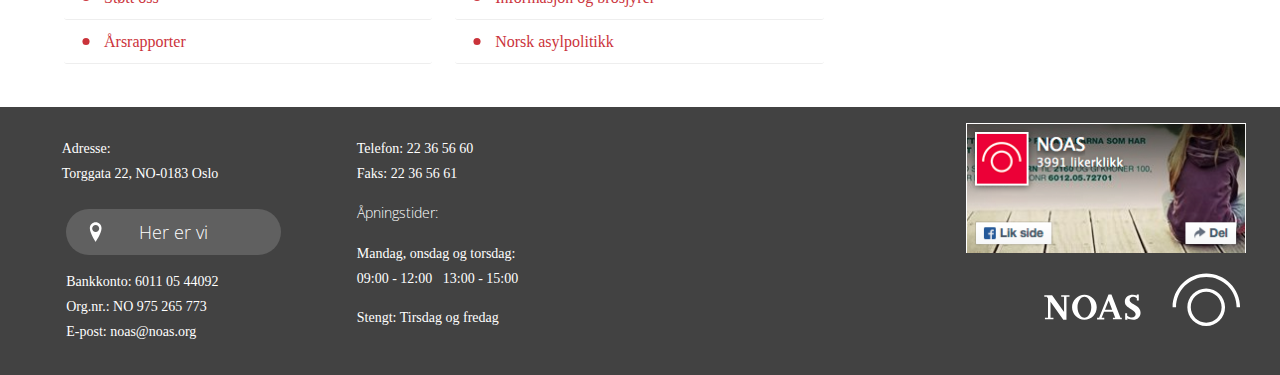
<file: hjelp.html>
<!doctype html>
<html>
<head>
  <meta charset="utf-8">
  <meta name="viewport" content="initial-scale=1.0">
  <title>hjelp</title>
  <link href="http://fonts.googleapis.com/css?family=Open+Sans:300,400,400|PT+Serif:700,400" rel="stylesheet" type="text/css">
  <link rel="stylesheet" href="css/standardize.css">
  <link rel="stylesheet" href="css/hjelp-grid.css">
  <link rel="stylesheet" href="css/hjelp.css">
</head>
<body class="body page-hjelp clearfix">
  <button id="left-menu" class="menu">Meny</button>
  <div class="topmenu clearfix">
    <button id="search-menu" class="search"></button>
    <button class="_button">EN</button>
    <div onClick="window.location='index.html';" class="logocontainer clearfix">
      <img class="image image-1" src="images/logo_subtekst_white.svg">
      <img class="image image-2" src="images/logo_hvit2@.svg">
    </div>
  </div>
  <div class="container _container container-1 clearfix">
    <div class="container _container container-2 clearfix">
      <div class="container _container container-3 clearfix">
        <div class="breadcrumb clearfix">
          <button onClick="window.location='index.html';" class="_button _button-2">Forsiden</button>
          <button class="_button _button-3">Hjelp fra NOAS</button>
        </div>
        <p class="text text-1">NOAS bidrar gratis i asylsaker der asylsøker har fått avslag!</p>
        <p class="text text-2"> Info om asylsøker prosessen - Juridisk bistand - Hjelp til søknad.
</p>
        <button class="_button _button-4">Gi en gave</button>
      </div>
    </div>
    <div class="content clearfix">
      <div class="main clearfix">
        <div class="hjelpe-med clearfix">
          <p class="forsidetittel-h2 text text-3">I hvilke saker kan NOAS hjelpe?</p>
          <p class="body body-16-px text text-4">NOAS gjennomgår alle henvendelser for å vurdere om det er noe vi kan hjelpe med. Vi vil spesielt legge vekt på følgende forhold:</p>
          <p class="body-16-px bodytekst_bulletlist text text-5">Hvor god hjelp du har fått fra din advokat. Har din advokat har gjort alt som bør gjøres, er det normalt ikke aktuelt for NOAS å hjelpe.&nbsp;</p>
          <p class="body-16-px bodytekst_bulletlist text text-6">Om vi tror det er en realistisk mulighet for å få utlendingsmyndighetene til å endre sitt avslag i din sak. Et avslag fra UNE er i utgangspunktet endelig.&nbsp;</p>
          <p class="body-16-px bodytekst_bulletlist text text-7">Om det er ny og viktig informasjon i saken din som myndighetene ikke allerede har vurdert og som kan tilsi et annet resultat i saken.</p>
        </div>
        <div class="fullmaktboks clearfix">
          <p class="text text-8">Fått avslag på asylsøknaden?</p>
          <p class="body-16-px text text-9">Se om du kan få hjelp av NOAS ved å sende inn fullmaktskjema og dine kontakt opplysninger.&nbsp;</p>
          <button onClick="window.location='fullmaktskjema.html';" class="fullmakt">Fyll ut Fullmaktskjema</button>
          <p class="text text-10">For at du skal få hjelp trenger vi disse dokumentene:<br>- Polititregistrering<br>- Asylintervju<br>- UDI-vedtak<br>- Advokatens klage<br>- Evt. UNE-vedtak<br>- Evt. Omgjøringsbegjøring<br>- Evt. UNE-beslutninger</p>
          <button class="subknapper _button">Se mer informasjon her</button>
        </div>
      </div>
      <div class="kontakt clearfix">
        <p class="text text-11">Er noe uklart?</p>
        <p class="text text-12"><a>Send inn ditt spørsmål her:</a></p>
        <p class="text text-13">E-post</p>
        <input class="_input" type="text">
        <p class="text text-14">Melding</p>
        <textarea class="_textarea"></textarea>
        <button class="_button">Send</button>
        <div class="text text-15">
          <p>Vi besvarer innen&nbsp;</p>
          <p>24 timer.</p>
</div>
        <p class="text text-16">TLF: 22 36 56 60<br>Kontortid: mandag, torsdag og fredag kl. 9.30 - 12.00, 13.00 - 15.30.&nbsp;</p>
      </div>
    </div>
  </div>
  <div class="footer footer-1 clearfix">
    <div class="menu_bottom clearfix">
      <div class="container _container clearfix">
        <div class="containerdel1 clearfix">
          <button class="_button">Om NOAS</button>
          <button class="_button _button-8">Ansatte</button>
          <button class="_button _button-9">Ledige stillinger</button>
          <button onClick="window.location='sttte.html';" class="_button _button-10">Støtt oss</button>
          <button class="_button _button-11">Årsrapporter</button>
        </div>
        <div class="containerdel2 clearfix">
          <button onClick="window.location='hjelp.html';" class="_button _button-12">Rettshjelp fra NOAS</button>
          <button onClick="window.location='fullmaktskjema2.html';" class="_button _button-13">Gi oss fullmakt</button>
          <button class="_button _button-14">Lengeværende barn</button>
          <button class="_button _button-15">Informasjon og brosjyrer</button>
          <button class="_button _button-16">Norsk asylpolitikk&nbsp;</button>
        </div>
      </div>
      <select class="dropdown _select">
        <option value="Change language">Change language</option>
        <option value="English">English</option>
        <option value="Norwegian">Norwegian</option>
        <option value="Arabic">Arabic</option>
        <option value="Somali">Somali</option>
      </select>
    </div>
    <div class="footer clearfix">
      <div class="container _container container-5 clearfix">
        <p class="text text-17">
Adresse:&nbsp;<br>Torggata 22, NO-0183 Oslo&nbsp;</p>
        <button onClick="window.location='https://www.google.no/maps/place/Torggata+22,+0183+Oslo/@59.9164338,10.7520282,17z/data=!3m1!4b1!4m2!3m1!1s0x46416e63e6e627e9:0xcf05af3faac02c22?hl=en';" class="_button _button-17">Her er vi</button>
        <p class="text text-18">
Bankkonto: 6011 05 44092&nbsp;<br>Org.nr.: NO 975 265 773 <br>E-post: noas@noas.org</p>
      </div>
      <div class="text text-19">
        <p>
Telefon: 22 36 56 60 <br>Faks: 22 36 56 61</p>
        <p><span>Åpningstider:&nbsp;</span></p>
        <p><span></span>Mandag, onsdag og torsdag:<br>09:00 - 12:00 &nbsp; 13:00 - 15:00</p>
        <p>Stengt: Tirsdag og fredag</p>
</div>
      <div class="container _element container-6"></div>
      <div class="container _element container-7"></div>
    </div>
  </div>

  <script src="js/jquery-min.js"></script>
  <script src="js/hjelp.js"></script>

  <!-- Page content will appear above your static tail code. This is a good place for analytics code, etc. -->
  <header></header>
  <div id="sidr-left">
  <!-- Your content -->
  <ul>
    <li style="padding-left: 10px;" id="menu-close-button"><a href="#" style="padding: 3px 0 3px 15px;margin-left: -15px;white-space: nowrap;"><img src="images/icon_X_hvit.svg" alt="Close" style="height:25px;width:25px;vertical-align: middle;padding: 2px;margin-right: 10px;">Lukk meny</button></a></li>
    <li style="padding-left: 10px;"><a style="padding: 0 0 0 15px;margin-left: -15px;white-space: nowrap;"><img id="lang-icon" src="images/icon-globe-white.png" alt="Globus"><select id="select-language" style="min-width:170px;max-width:190px; display:inline; background:rgba(0,0,0,0);color:#ccc;">
  <option style="background:#333;" value="" selected>Change language..</option>
  <option style="background:#333;" value="">Norsk</option>
  <option style="background:#333;" value="">English</option>
  <option style="background:#333;" value="">Somali</option>
      </select></a>
    </li>
    <form><span style="white-space: nowrap;">
      <input id="menu-searchfield" type="text" placeholder="Søk etter..." style="min-width:160px;max-width:175px;display: inline;" /><button id="search-bttn">Søk</button></span>
    </form>
    <li><a href="index.html">Forsiden</a></li>
    <li><a href="#">Hvem er vi?</a>
      <ul>
        <li><a href="#">Ansatte</a></li>
        <li><a href="#">Ledige stillinger</a></li>
      </ul>
    </li>
    <li><a href="hjelp.html">Hjelp fra NOAS</a>
      <ul><li><a href="fullmaktskjema.html">Fullmaktsskjema</a></li></ul>
    </li>
    <li><a href="sttte.html">Støtt NOAS</a></li>
    <li><a href="#">Aktuelle saker</a>
      <ul>
        <li><a href="http://bliklokere.no">#BliKlokere</a></li>
      </ul>
    </li>
    <li><a href="#">Norsk asylpolitikk</a></li>
    <li><a href="#">Ressurser</a>
      <ul><li><a href="#">Årsrapporter</a></li></ul>
    </li>
  </ul>
  <h2>NOAS</h2>
<p><b>Adresse:</b> Torggata 2, NO-0183 Oslo</p>
    <p><b>Epost:</b> <a href="mailto:noas@noas.no" target="_top"><u>noas@noas.no</u></a></p>
    <p><b>Tel./fax:</b> 22 36 56 60 / 22 36 56 61</p>
    <p><b>Bankkonto:</b> 6011.05.49092</p>
<p><b>Org.nr.:</b> NO 975 265 772</p>
</div> 
  <style>
.sidr{display:none;position:absolute;position:fixed;top:0;height:100%;z-index:999999;width:260px;overflow-x:none;overflow-y:auto;font-family:"lucida grande",tahoma,verdana,arial,sans-serif;font-size:15px;background:#333;color:#fff;-webkit-box-shadow:inset 0 0 5px 5px #222;-moz-box-shadow:inset 0 0 5px 5px #222;box-shadow:inset 0 0 5px 5px #222}.sidr .sidr-inner{padding:0 0 15px}.sidr .sidr-inner>p{margin-left:15px;margin-right:15px}.sidr.right{left:auto;right:-260px}.sidr.left{left:-260px;right:auto}.sidr h1,.sidr h2,.sidr h3,.sidr h4,.sidr h5,.sidr h6{font-size:11px;font-weight:normal;padding:0 15px;margin:0 0 5px;color:#fff;line-height:24px;background-image:-webkit-gradient(linear, 50% 0%, 50% 100%, color-stop(0%, #4d4d4d), color-stop(100%, #1a1a1a));background-image:-webkit-linear-gradient(#4d4d4d,#1a1a1a);background-image:-moz-linear-gradient(#4d4d4d,#1a1a1a);background-image:-o-linear-gradient(#4d4d4d,#1a1a1a);background-image:linear-gradient(#4d4d4d,#1a1a1a);-webkit-box-shadow:0 5px 5px 3px rgba(0,0,0,0.2);-moz-box-shadow:0 5px 5px 3px rgba(0,0,0,0.2);box-shadow:0 5px 5px 3px rgba(0,0,0,0.2)}.sidr p{font-size:13px;margin:0 0 12px}.sidr p a{color:rgba(255,255,255,0.9)}.sidr>p{margin-left:15px;margin-right:15px}.sidr ul{display:block;margin:0 0 15px;padding:0;border-top:1px solid #1a1a1a;border-bottom:1px solid #4d4d4d}.sidr ul li{display:block;margin:0;line-height:44px;border-top:1px solid #4d4d4d;border-bottom:1px solid #1a1a1a}.sidr ul li:hover,.sidr ul li.active,.sidr ul li.sidr-class-active{border-top:none;line-height:44px}.sidr ul li:hover>a,.sidr ul li:hover>span,.sidr ul li.active>a,.sidr ul li.active>span,.sidr ul li.sidr-class-active>a,.sidr ul li.sidr-class-active>span{-webkit-box-shadow:inset 0 0 15px 3px #222;-moz-box-shadow:inset 0 0 15px 3px #222;box-shadow:inset 0 0 15px 3px #222}.sidr ul li a,.sidr ul li span{padding:0 15px;display:block;text-decoration:none;color:#fff}.sidr ul li ul{border-bottom:none;margin:0}.sidr ul li ul li{line-height:44px;font-size:13px}.sidr ul li ul li:last-child{border-bottom:none}.sidr ul li ul li:hover,.sidr ul li ul li.active,.sidr ul li ul li.sidr-class-active{border-top:none;line-height:44px}.sidr ul li ul li:hover>a,.sidr ul li ul li:hover>span,.sidr ul li ul li.active>a,.sidr ul li ul li.active>span,.sidr ul li ul li.sidr-class-active>a,.sidr ul li ul li.sidr-class-active>span{-webkit-box-shadow:inset 0 0 15px 3px #222;-moz-box-shadow:inset 0 0 15px 3px #222;box-shadow:inset 0 0 15px 3px #222}.sidr ul li ul li a,.sidr ul li ul li span{color:rgba(255,255,255,0.8);padding-left:30px}.sidr form{margin:10px 15px 0px}.sidr label{font-size:13px}.sidr input[type="text"],.sidr input[type="password"],.sidr input[type="date"],.sidr input[type="datetime"],.sidr input[type="email"],.sidr input[type="number"],.sidr input[type="search"],.sidr input[type="tel"],.sidr input[type="time"],.sidr input[type="url"],.sidr textarea,.sidr select{width:100%;font-size:13px;padding:5px;-webkit-box-sizing:border-box;-moz-box-sizing:border-box;box-sizing:border-box;margin:0 0 10px;-webkit-border-radius:2px;-moz-border-radius:2px;-ms-border-radius:2px;-o-border-radius:2px;border-radius:2px;border:none;background:rgba(255,255,255,0.9);color:rgba(0,0,0,1);display:block;clear:both}.sidr input[type=checkbox]{width:auto;display:inline;clear:none}.sidr input[type=button],.sidr input[type=submit]{color:#333;background:#fff}.sidr input[type=button]:hover,.sidr input[type=submit]:hover{background:rgba(255,255,255,0.9)}
#paymentOptions, #containerGift, #containerMembership, #imedia_content, #ressurser_content, #kontaktContainer, #feilmelding, #buttonPay, #missingDocsContainer{display:none}
#uploadButton, #forsideFullmakt{z-index:300}
ul.list {
    list-style-type: disc;
    font:1em/1.38 Georgia;
}
ul.list > li
{
    color: rgb(203, 51, 59);
}
ul.list > li > span
{
    color: black;
}
@media screen and (max-width: 640px) {
   #nabolandContent{display:none;}
 }
</style>
<script>
  /*! Sidr - v1.2.1 - 2013-11-06
 * https://github.com/artberri/sidr
 * Copyright (c) 2013 Alberto Varela; Licensed MIT */
$(document).ready(function() {(function(e){var t=!1,i=!1,n={isUrl:function(e){var t=RegExp("^(https?:\\/\\/)?((([a-z\\d]([a-z\\d-]*[a-z\\d])*)\\.)+[a-z]{2,}|((\\d{1,3}\\.){3}\\d{1,3}))(\\:\\d+)?(\\/[-a-z\\d%_.~+]*)*(\\?[;&a-z\\d%_.~+=-]*)?(\\#[-a-z\\d_]*)?$","i");return t.test(e)?!0:!1},loadContent:function(e,t){e.html(t)},addPrefix:function(e){var t=e.attr("id"),i=e.attr("class");"string"==typeof t&&""!==t&&e.attr("id",t.replace(/([A-Za-z0-9_.\-]+)/g,"sidr-id-$1")),"string"==typeof i&&""!==i&&"sidr-inner"!==i&&e.attr("class",i.replace(/([A-Za-z0-9_.\-]+)/g,"sidr-class-$1")),e.removeAttr("style")},execute:function(n,s,a){"function"==typeof s?(a=s,s="sidr"):s||(s="sidr");var r,d,l,c=e("#"+s),u=e(c.data("body")),f=e("html"),p=c.outerWidth(!0),g=c.data("speed"),h=c.data("side"),m=c.data("displace"),v=c.data("onOpen"),y=c.data("onClose"),x="sidr"===s?"sidr-open":"sidr-open "+s+"-open";if("open"===n||"toggle"===n&&!c.is(":visible")){if(c.is(":visible")||t)return;if(i!==!1)return o.close(i,function(){o.open(s)}),void 0;t=!0,"left"===h?(r={left:p+"px"},d={left:"0px"}):(r={right:p+"px"},d={right:"0px"}),u.is("body")&&(l=f.scrollTop(),f.css("overflow-x","hidden").scrollTop(l)),m?u.addClass("sidr-animating").css({width:u.width(),position:"absolute"}).animate(r,g,function(){e(this).addClass(x)}):setTimeout(function(){e(this).addClass(x)},g),c.css("display","block").animate(d,g,function(){t=!1,i=s,"function"==typeof a&&a(s),u.removeClass("sidr-animating")}),v()}else{if(!c.is(":visible")||t)return;t=!0,"left"===h?(r={left:0},d={left:"-"+p+"px"}):(r={right:0},d={right:"-"+p+"px"}),u.is("body")&&(l=f.scrollTop(),f.removeAttr("style").scrollTop(l)),u.addClass("sidr-animating").animate(r,g).removeClass(x),c.animate(d,g,function(){c.removeAttr("style").hide(),u.removeAttr("style"),e("html").removeAttr("style"),t=!1,i=!1,"function"==typeof a&&a(s),u.removeClass("sidr-animating")}),y()}}},o={open:function(e,t){n.execute("open",e,t)},close:function(e,t){n.execute("close",e,t)},toggle:function(e,t){n.execute("toggle",e,t)},toogle:function(e,t){n.execute("toggle",e,t)}};e.sidr=function(t){return o[t]?o[t].apply(this,Array.prototype.slice.call(arguments,1)):"function"!=typeof t&&"string"!=typeof t&&t?(e.error("Method "+t+" does not exist on jQuery.sidr"),void 0):o.toggle.apply(this,arguments)},e.fn.sidr=function(t){var i=e.extend({name:"sidr",speed:200,side:"left",source:null,renaming:!0,body:"body",displace:!0,onOpen:function(){},onClose:function(){}},t),s=i.name,a=e("#"+s);if(0===a.length&&(a=e("<div />").attr("id",s).appendTo(e("body"))),a.addClass("sidr").addClass(i.side).data({speed:i.speed,side:i.side,body:i.body,displace:i.displace,onOpen:i.onOpen,onClose:i.onClose}),"function"==typeof i.source){var r=i.source(s);n.loadContent(a,r)}else if("string"==typeof i.source&&n.isUrl(i.source))e.get(i.source,function(e){n.loadContent(a,e)});else if("string"==typeof i.source){var d="",l=i.source.split(",");if(e.each(l,function(t,i){d+='<div class="sidr-inner">'+e(i).html()+"</div>"}),i.renaming){var c=e("<div />").html(d);c.find("*").each(function(t,i){var o=e(i);n.addPrefix(o)}),d=c.html()}n.loadContent(a,d)}else null!==i.source&&e.error("Invalid Sidr Source");return this.each(function(){var t=e(this),i=t.data("sidr");i||(t.data("sidr",s),"ontouchstart"in document.documentElement?(t.bind("touchstart",function(e){e.originalEvent.touches[0],this.touched=e.timeStamp}),t.bind("touchend",function(e){var t=Math.abs(e.timeStamp-this.touched);200>t&&(e.preventDefault(),o.toggle(s))})):t.click(function(e){e.preventDefault(),o.toggle(s)}))})}})(jQuery)});
  
$(document).ready(function() {
    $('#left-menu').sidr({
      name: 'sidr-left',
      side: 'left' // By default
    });
    $('#right-menu').sidr({
      name: 'sidr-right',
      side: 'right'
    });
    $('select').on('change', function() {
	    if(this.value=='Syria'){
	 	    window.location.href = "land.html";
	    }
    });
});
  
$(document).on('click', function(event) {
  if (!$(event.target).closest('#sidr-left').length) {
    if ($('#sidr-left').is(':visible')){
       $.sidr('close', 'sidr-left');    
    }
  }
  if ($(event.target).closest('#left-menu').length){
    if ($('#sidr-left').is(':hidden')){
       $.sidr('open', 'sidr-left');    
    }
  }
  if ($(event.target).closest('#search-menu').length){
	if ($('#sidr-left').is(':hidden')){
	 $.sidr('open', 'sidr-left');
	 $( '#menu-searchfield' ).focus();
	}
  }
  if ($(event.target).closest('#menu-close-button').length){
    if ($('#sidr-left').is(':visible')){
      $.sidr('close', 'sidr-left');    
    }
  }
  
});
$("#historyBack").click(function (event) {
  event.preventDefault()
  window.history.back();
});
</script>
<style>
  #lang-icon{width:25px;height:25px;vertical-align:middle;margin-right: 5px;}
  #search-bttn{
    color: #333;
  box-shadow: 0 0 0 1px rgba(0,0,0,.15) inset,0 0 6px rgba(0,0,0,.2) inset;
  border: 0 rgba(0,0,0,0);
  background-color: #E6E6E6;
  text-decoration: none;
  border-radius: 2px;
  padding: 4px 8px;
  margin-left: 10px;
  display: inline;
  }
  #select-language{padding: 0px;}
</style>
</body>
</html>
</file>
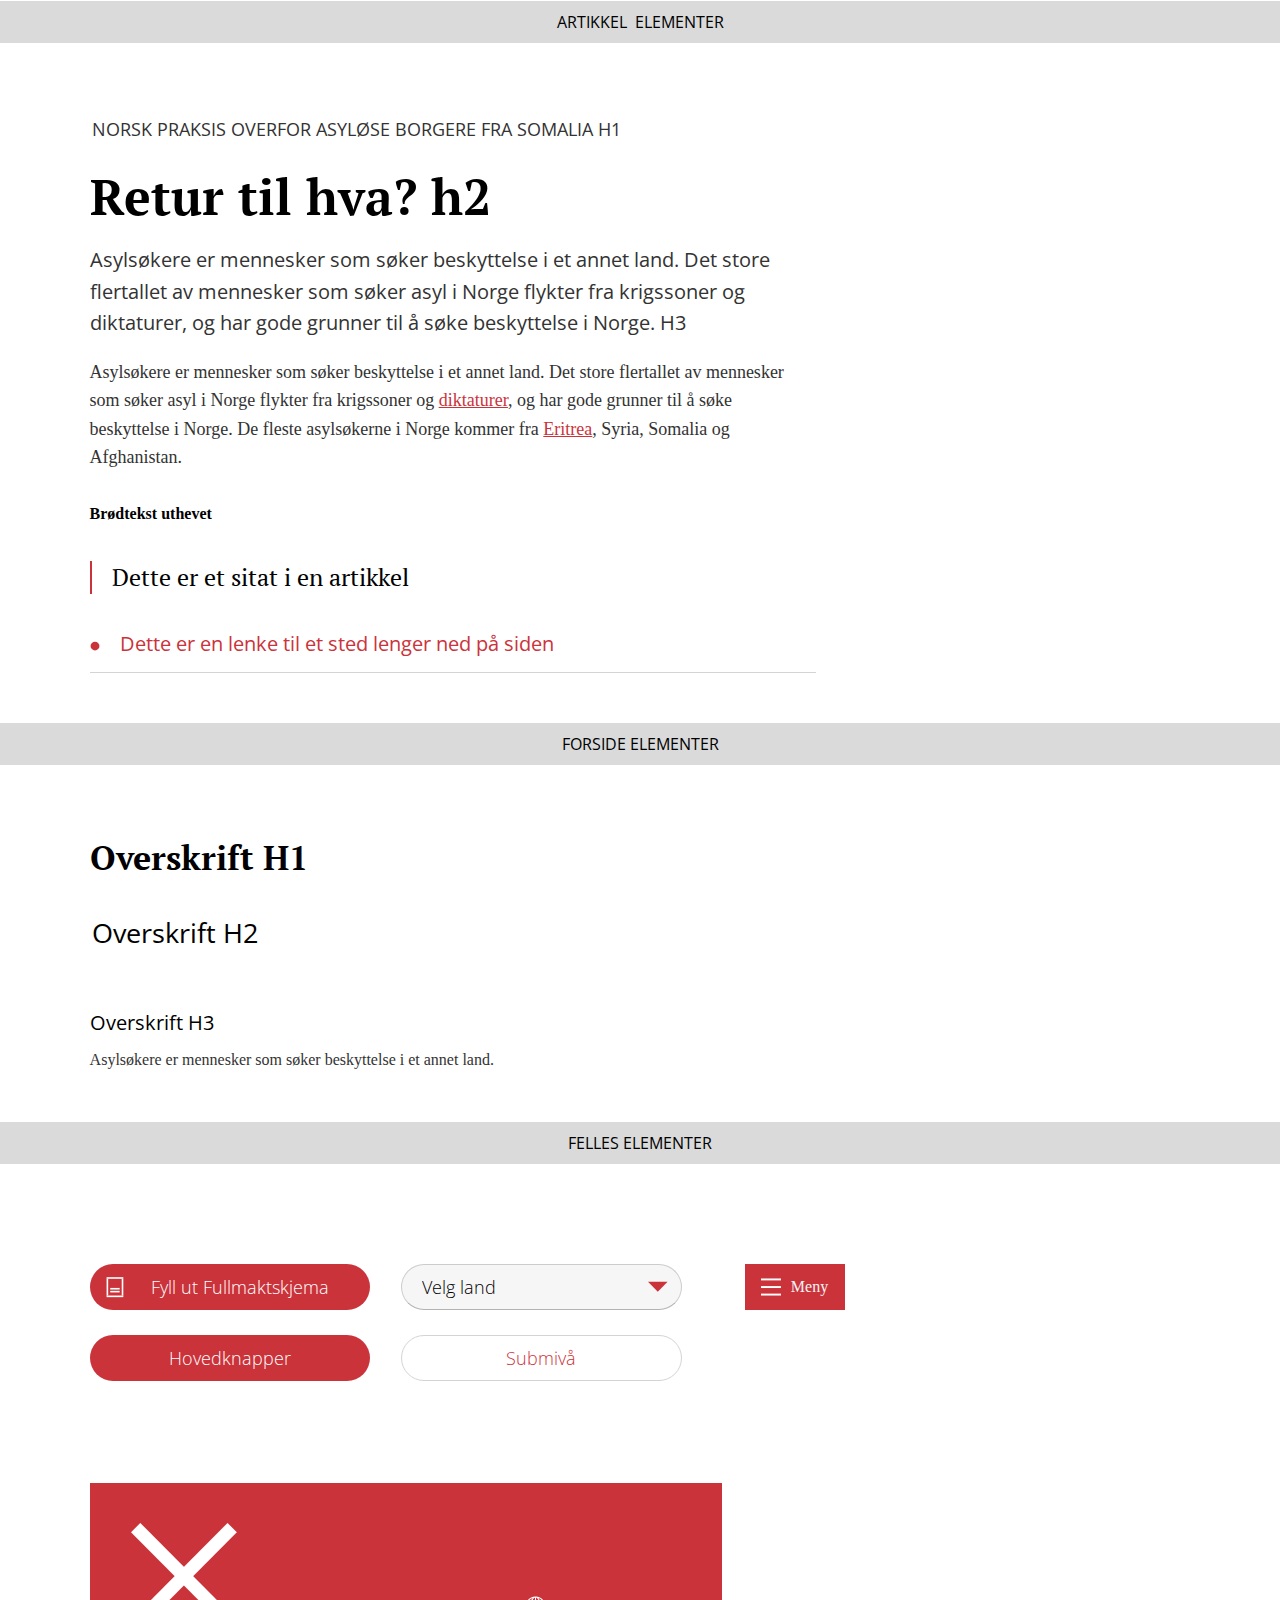
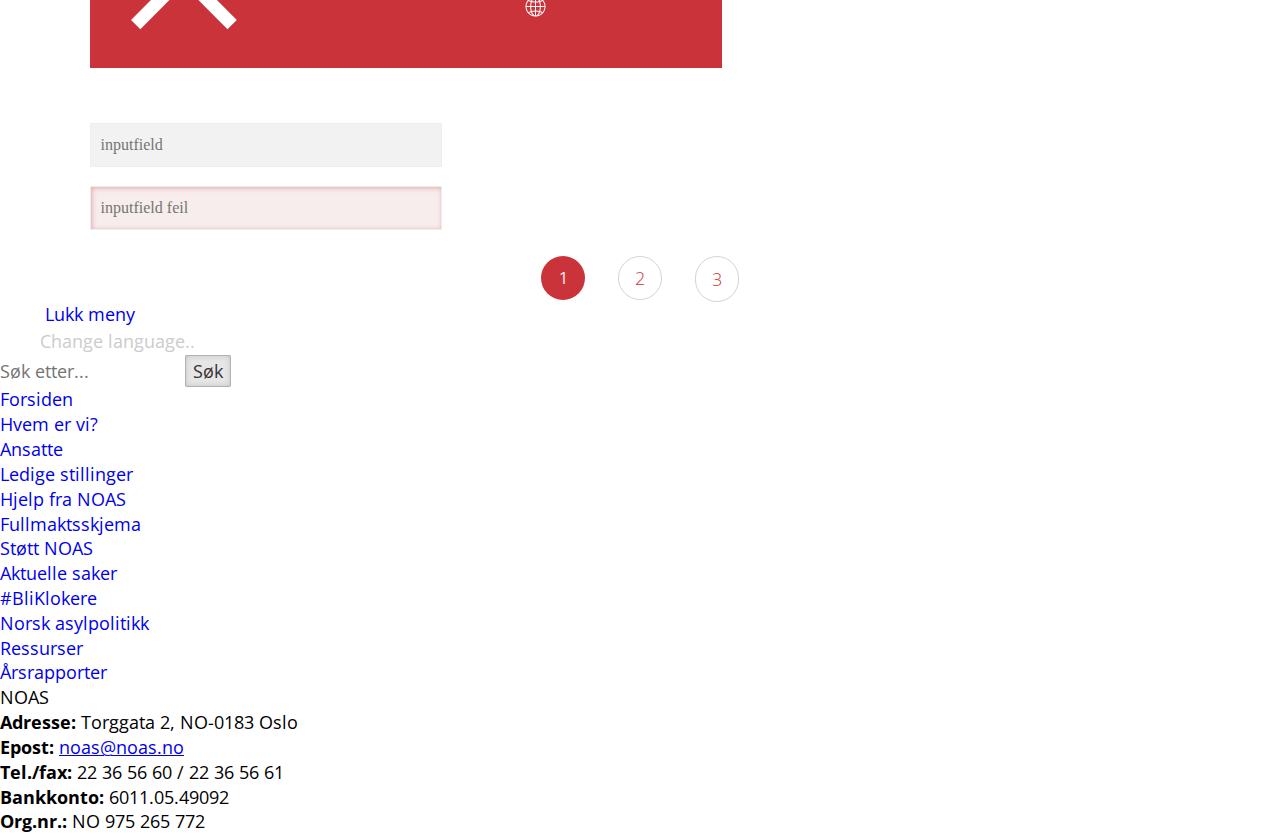
<file: stilguide.html>
<!doctype html>
<html>
<head>
  <meta charset="utf-8">
  <meta name="viewport" content="initial-scale=1.0">
  <title>stilguide</title>
  <link href="http://fonts.googleapis.com/css?family=Open+Sans:300,400,400|PT+Serif:700,400" rel="stylesheet" type="text/css">
  <link rel="stylesheet" href="css/standardize.css">
  <link rel="stylesheet" href="css/stilguide-grid.css">
  <link rel="stylesheet" href="css/stilguide.css">
</head>
<body class="body page-stilguide clearfix">
  <div class="artikkel clearfix">
    <p class="text text-1">ARTIKKEL &nbsp;ELEMENTER</p>
    <p class="stikktittel-artikkel-h1--seo- text text-2">Norsk praksis overfor asyløse borgere fra somalia H1</p>
    <p class="artikkeltittel-h2--seo- text text-3"><a class="rt-element" style="font-style: inherit; font-family: 'PT Serif'; font-weight: inherit; text-decoration: inherit; text-transform: none; color: inherit; background-image: none; background-color: transparent; box-shadow: none; text-shadow: inherit; opacity: 1; border: none; word-wrap: normal; white-space: normal; word-break: normal;">Retur til hva? h2</a></p>
    <p class="artikkel-ingress-h3--seo- text text-4">Asylsøkere er mennesker som søker beskyttelse i et annet land. Det store flertallet av mennesker som søker asyl i Norge flykter fra krigssoner og diktaturer, og har gode grunner til å søke beskyttelse i Norge. H3</p>
    <p class="body text text-5">Asylsøkere er mennesker som søker beskyttelse i et annet land. Det store flertallet av mennesker som søker asyl i Norge flykter fra krigssoner og <a>diktaturer</a>, og har gode grunner til å søke beskyttelse i Norge. De fleste asylsøkerne i Norge kommer fra <a>Eritrea</a>, Syria, Somalia og Afghanistan.</p>
    <p class="text text-6">Brødtekst uthevet</p>
    <p class="sitat text text-7">Dette er et sitat i en artikkel</p>
    <p class="text text-8"><a href="#overskrift3">Dette er en lenke til et sted lenger ned på siden</a></p>
  </div>
  <div class="forside clearfix">
    <p class="text text-9">FORSIDE ELEMENTER</p>
    <p class="forsidetittel-h1 text text-10">Overskrift H1</p>
    <p class="forsidetittel-h2 text text-11">Overskrift H2</p>
    <p id="overskrift3" class="title-h3 text text-12">Overskrift H3</p>
    <p class="body-16-px text text-13">Asylsøkere er mennesker som søker beskyttelse i et annet land.</p>
  </div>
  <div class="felles clearfix">
    <p class="text">FELLES ELEMENTER</p>
    <button class="button_fullmakt fullmakt fullmakt-1">Fyll ut Fullmaktskjema</button>
    <select class="dropdown _select" name="Velg land">
      <option value="Velg land">Velg land</option>
      <option value="Syria">Syria</option>
      <option value="Eritrea">Eritrea</option>
    </select>
    <button class="button_meny button_menu_hover _button">Meny</button>
    <button class="button_fullmakt hovedknapper fullmakt fullmakt-2">Hovedknapper</button>
    <button class="button_fullmakt subknapper fullmakt fullmakt-3">Submivå</button>
  </div>
  <div class="container container-1 clearfix">
    <img class="image image-1" src="images/icon_X_hvit.svg">
    <img class="image image-2" src="images/icon-globe-white.png">
  </div>
  <input class="inputfield _input _input-1" placeholder="inputfield" type="text">
  <input class="inputfield_feil inputfield _input _input-2" placeholder="inputfield feil" type="text">
  <div class="container container-2 clearfix">
    <button class="_button _button-2">1</button>
    <button class="subknapper _button _button-3">2</button>
    <button class="subknapper _button _button-4">3</button>
  </div>

  <!-- Page content will appear above your static tail code. This is a good place for analytics code, etc. -->
  <header></header>
  <div id="sidr-left">
  <!-- Your content -->
  <ul>
    <li style="padding-left: 10px;" id="menu-close-button"><a href="#" style="padding: 3px 0 3px 15px;margin-left: -15px;white-space: nowrap;"><img src="images/icon_X_hvit.svg" alt="Close" style="height:25px;width:25px;vertical-align: middle;padding: 2px;margin-right: 10px;">Lukk meny</button></a></li>
    <li style="padding-left: 10px;"><a style="padding: 0 0 0 15px;margin-left: -15px;white-space: nowrap;"><img id="lang-icon" src="images/icon-globe-white.png" alt="Globus"><select id="select-language" style="min-width:170px;max-width:190px; display:inline; background:rgba(0,0,0,0);color:#ccc;">
  <option style="background:#333;" value="" selected>Change language..</option>
  <option style="background:#333;" value="">Norsk</option>
  <option style="background:#333;" value="">English</option>
  <option style="background:#333;" value="">Somali</option>
      </select></a>
    </li>
    <form><span style="white-space: nowrap;">
      <input id="menu-searchfield" type="text" placeholder="Søk etter..." style="min-width:160px;max-width:175px;display: inline;" /><button id="search-bttn">Søk</button></span>
    </form>
    <li><a href="index.html">Forsiden</a></li>
    <li><a href="#">Hvem er vi?</a>
      <ul>
        <li><a href="#">Ansatte</a></li>
        <li><a href="#">Ledige stillinger</a></li>
      </ul>
    </li>
    <li><a href="hjelp.html">Hjelp fra NOAS</a>
      <ul><li><a href="fullmaktskjema.html">Fullmaktsskjema</a></li></ul>
    </li>
    <li><a href="sttte.html">Støtt NOAS</a></li>
    <li><a href="#">Aktuelle saker</a>
      <ul>
        <li><a href="http://bliklokere.no">#BliKlokere</a></li>
      </ul>
    </li>
    <li><a href="#">Norsk asylpolitikk</a></li>
    <li><a href="#">Ressurser</a>
      <ul><li><a href="#">Årsrapporter</a></li></ul>
    </li>
  </ul>
  <h2>NOAS</h2>
<p><b>Adresse:</b> Torggata 2, NO-0183 Oslo</p>
    <p><b>Epost:</b> <a href="mailto:noas@noas.no" target="_top"><u>noas@noas.no</u></a></p>
    <p><b>Tel./fax:</b> 22 36 56 60 / 22 36 56 61</p>
    <p><b>Bankkonto:</b> 6011.05.49092</p>
<p><b>Org.nr.:</b> NO 975 265 772</p>
</div> 
  <style>
.sidr{display:none;position:absolute;position:fixed;top:0;height:100%;z-index:999999;width:260px;overflow-x:none;overflow-y:auto;font-family:"lucida grande",tahoma,verdana,arial,sans-serif;font-size:15px;background:#333;color:#fff;-webkit-box-shadow:inset 0 0 5px 5px #222;-moz-box-shadow:inset 0 0 5px 5px #222;box-shadow:inset 0 0 5px 5px #222}.sidr .sidr-inner{padding:0 0 15px}.sidr .sidr-inner>p{margin-left:15px;margin-right:15px}.sidr.right{left:auto;right:-260px}.sidr.left{left:-260px;right:auto}.sidr h1,.sidr h2,.sidr h3,.sidr h4,.sidr h5,.sidr h6{font-size:11px;font-weight:normal;padding:0 15px;margin:0 0 5px;color:#fff;line-height:24px;background-image:-webkit-gradient(linear, 50% 0%, 50% 100%, color-stop(0%, #4d4d4d), color-stop(100%, #1a1a1a));background-image:-webkit-linear-gradient(#4d4d4d,#1a1a1a);background-image:-moz-linear-gradient(#4d4d4d,#1a1a1a);background-image:-o-linear-gradient(#4d4d4d,#1a1a1a);background-image:linear-gradient(#4d4d4d,#1a1a1a);-webkit-box-shadow:0 5px 5px 3px rgba(0,0,0,0.2);-moz-box-shadow:0 5px 5px 3px rgba(0,0,0,0.2);box-shadow:0 5px 5px 3px rgba(0,0,0,0.2)}.sidr p{font-size:13px;margin:0 0 12px}.sidr p a{color:rgba(255,255,255,0.9)}.sidr>p{margin-left:15px;margin-right:15px}.sidr ul{display:block;margin:0 0 15px;padding:0;border-top:1px solid #1a1a1a;border-bottom:1px solid #4d4d4d}.sidr ul li{display:block;margin:0;line-height:44px;border-top:1px solid #4d4d4d;border-bottom:1px solid #1a1a1a}.sidr ul li:hover,.sidr ul li.active,.sidr ul li.sidr-class-active{border-top:none;line-height:44px}.sidr ul li:hover>a,.sidr ul li:hover>span,.sidr ul li.active>a,.sidr ul li.active>span,.sidr ul li.sidr-class-active>a,.sidr ul li.sidr-class-active>span{-webkit-box-shadow:inset 0 0 15px 3px #222;-moz-box-shadow:inset 0 0 15px 3px #222;box-shadow:inset 0 0 15px 3px #222}.sidr ul li a,.sidr ul li span{padding:0 15px;display:block;text-decoration:none;color:#fff}.sidr ul li ul{border-bottom:none;margin:0}.sidr ul li ul li{line-height:44px;font-size:13px}.sidr ul li ul li:last-child{border-bottom:none}.sidr ul li ul li:hover,.sidr ul li ul li.active,.sidr ul li ul li.sidr-class-active{border-top:none;line-height:44px}.sidr ul li ul li:hover>a,.sidr ul li ul li:hover>span,.sidr ul li ul li.active>a,.sidr ul li ul li.active>span,.sidr ul li ul li.sidr-class-active>a,.sidr ul li ul li.sidr-class-active>span{-webkit-box-shadow:inset 0 0 15px 3px #222;-moz-box-shadow:inset 0 0 15px 3px #222;box-shadow:inset 0 0 15px 3px #222}.sidr ul li ul li a,.sidr ul li ul li span{color:rgba(255,255,255,0.8);padding-left:30px}.sidr form{margin:10px 15px 0px}.sidr label{font-size:13px}.sidr input[type="text"],.sidr input[type="password"],.sidr input[type="date"],.sidr input[type="datetime"],.sidr input[type="email"],.sidr input[type="number"],.sidr input[type="search"],.sidr input[type="tel"],.sidr input[type="time"],.sidr input[type="url"],.sidr textarea,.sidr select{width:100%;font-size:13px;padding:5px;-webkit-box-sizing:border-box;-moz-box-sizing:border-box;box-sizing:border-box;margin:0 0 10px;-webkit-border-radius:2px;-moz-border-radius:2px;-ms-border-radius:2px;-o-border-radius:2px;border-radius:2px;border:none;background:rgba(255,255,255,0.9);color:rgba(0,0,0,1);display:block;clear:both}.sidr input[type=checkbox]{width:auto;display:inline;clear:none}.sidr input[type=button],.sidr input[type=submit]{color:#333;background:#fff}.sidr input[type=button]:hover,.sidr input[type=submit]:hover{background:rgba(255,255,255,0.9)}
#paymentOptions, #containerGift, #containerMembership, #imedia_content, #ressurser_content, #kontaktContainer, #feilmelding, #buttonPay, #missingDocsContainer{display:none}
#uploadButton, #forsideFullmakt{z-index:300}
ul.list {
    list-style-type: disc;
    font:1em/1.38 Georgia;
}
ul.list > li
{
    color: rgb(203, 51, 59);
}
ul.list > li > span
{
    color: black;
}
@media screen and (max-width: 640px) {
   #nabolandContent{display:none;}
 }
</style>
<script>
  /*! Sidr - v1.2.1 - 2013-11-06
 * https://github.com/artberri/sidr
 * Copyright (c) 2013 Alberto Varela; Licensed MIT */
$(document).ready(function() {(function(e){var t=!1,i=!1,n={isUrl:function(e){var t=RegExp("^(https?:\\/\\/)?((([a-z\\d]([a-z\\d-]*[a-z\\d])*)\\.)+[a-z]{2,}|((\\d{1,3}\\.){3}\\d{1,3}))(\\:\\d+)?(\\/[-a-z\\d%_.~+]*)*(\\?[;&a-z\\d%_.~+=-]*)?(\\#[-a-z\\d_]*)?$","i");return t.test(e)?!0:!1},loadContent:function(e,t){e.html(t)},addPrefix:function(e){var t=e.attr("id"),i=e.attr("class");"string"==typeof t&&""!==t&&e.attr("id",t.replace(/([A-Za-z0-9_.\-]+)/g,"sidr-id-$1")),"string"==typeof i&&""!==i&&"sidr-inner"!==i&&e.attr("class",i.replace(/([A-Za-z0-9_.\-]+)/g,"sidr-class-$1")),e.removeAttr("style")},execute:function(n,s,a){"function"==typeof s?(a=s,s="sidr"):s||(s="sidr");var r,d,l,c=e("#"+s),u=e(c.data("body")),f=e("html"),p=c.outerWidth(!0),g=c.data("speed"),h=c.data("side"),m=c.data("displace"),v=c.data("onOpen"),y=c.data("onClose"),x="sidr"===s?"sidr-open":"sidr-open "+s+"-open";if("open"===n||"toggle"===n&&!c.is(":visible")){if(c.is(":visible")||t)return;if(i!==!1)return o.close(i,function(){o.open(s)}),void 0;t=!0,"left"===h?(r={left:p+"px"},d={left:"0px"}):(r={right:p+"px"},d={right:"0px"}),u.is("body")&&(l=f.scrollTop(),f.css("overflow-x","hidden").scrollTop(l)),m?u.addClass("sidr-animating").css({width:u.width(),position:"absolute"}).animate(r,g,function(){e(this).addClass(x)}):setTimeout(function(){e(this).addClass(x)},g),c.css("display","block").animate(d,g,function(){t=!1,i=s,"function"==typeof a&&a(s),u.removeClass("sidr-animating")}),v()}else{if(!c.is(":visible")||t)return;t=!0,"left"===h?(r={left:0},d={left:"-"+p+"px"}):(r={right:0},d={right:"-"+p+"px"}),u.is("body")&&(l=f.scrollTop(),f.removeAttr("style").scrollTop(l)),u.addClass("sidr-animating").animate(r,g).removeClass(x),c.animate(d,g,function(){c.removeAttr("style").hide(),u.removeAttr("style"),e("html").removeAttr("style"),t=!1,i=!1,"function"==typeof a&&a(s),u.removeClass("sidr-animating")}),y()}}},o={open:function(e,t){n.execute("open",e,t)},close:function(e,t){n.execute("close",e,t)},toggle:function(e,t){n.execute("toggle",e,t)},toogle:function(e,t){n.execute("toggle",e,t)}};e.sidr=function(t){return o[t]?o[t].apply(this,Array.prototype.slice.call(arguments,1)):"function"!=typeof t&&"string"!=typeof t&&t?(e.error("Method "+t+" does not exist on jQuery.sidr"),void 0):o.toggle.apply(this,arguments)},e.fn.sidr=function(t){var i=e.extend({name:"sidr",speed:200,side:"left",source:null,renaming:!0,body:"body",displace:!0,onOpen:function(){},onClose:function(){}},t),s=i.name,a=e("#"+s);if(0===a.length&&(a=e("<div />").attr("id",s).appendTo(e("body"))),a.addClass("sidr").addClass(i.side).data({speed:i.speed,side:i.side,body:i.body,displace:i.displace,onOpen:i.onOpen,onClose:i.onClose}),"function"==typeof i.source){var r=i.source(s);n.loadContent(a,r)}else if("string"==typeof i.source&&n.isUrl(i.source))e.get(i.source,function(e){n.loadContent(a,e)});else if("string"==typeof i.source){var d="",l=i.source.split(",");if(e.each(l,function(t,i){d+='<div class="sidr-inner">'+e(i).html()+"</div>"}),i.renaming){var c=e("<div />").html(d);c.find("*").each(function(t,i){var o=e(i);n.addPrefix(o)}),d=c.html()}n.loadContent(a,d)}else null!==i.source&&e.error("Invalid Sidr Source");return this.each(function(){var t=e(this),i=t.data("sidr");i||(t.data("sidr",s),"ontouchstart"in document.documentElement?(t.bind("touchstart",function(e){e.originalEvent.touches[0],this.touched=e.timeStamp}),t.bind("touchend",function(e){var t=Math.abs(e.timeStamp-this.touched);200>t&&(e.preventDefault(),o.toggle(s))})):t.click(function(e){e.preventDefault(),o.toggle(s)}))})}})(jQuery)});
  
$(document).ready(function() {
    $('#left-menu').sidr({
      name: 'sidr-left',
      side: 'left' // By default
    });
    $('#right-menu').sidr({
      name: 'sidr-right',
      side: 'right'
    });
    $('select').on('change', function() {
	    if(this.value=='Syria'){
	 	    window.location.href = "land.html";
	    }
    });
});
  
$(document).on('click', function(event) {
  if (!$(event.target).closest('#sidr-left').length) {
    if ($('#sidr-left').is(':visible')){
       $.sidr('close', 'sidr-left');    
    }
  }
  if ($(event.target).closest('#left-menu').length){
    if ($('#sidr-left').is(':hidden')){
       $.sidr('open', 'sidr-left');    
    }
  }
  if ($(event.target).closest('#search-menu').length){
	if ($('#sidr-left').is(':hidden')){
	 $.sidr('open', 'sidr-left');
	 $( '#menu-searchfield' ).focus();
	}
  }
  if ($(event.target).closest('#menu-close-button').length){
    if ($('#sidr-left').is(':visible')){
      $.sidr('close', 'sidr-left');    
    }
  }
  
});
$("#historyBack").click(function (event) {
  event.preventDefault()
  window.history.back();
});
</script>
<style>
  #lang-icon{width:25px;height:25px;vertical-align:middle;margin-right: 5px;}
  #search-bttn{
    color: #333;
  box-shadow: 0 0 0 1px rgba(0,0,0,.15) inset,0 0 6px rgba(0,0,0,.2) inset;
  border: 0 rgba(0,0,0,0);
  background-color: #E6E6E6;
  text-decoration: none;
  border-radius: 2px;
  padding: 4px 8px;
  margin-left: 10px;
  display: inline;
  }
  #select-language{padding: 0px;}
</style>
</body>
</html>
</file>
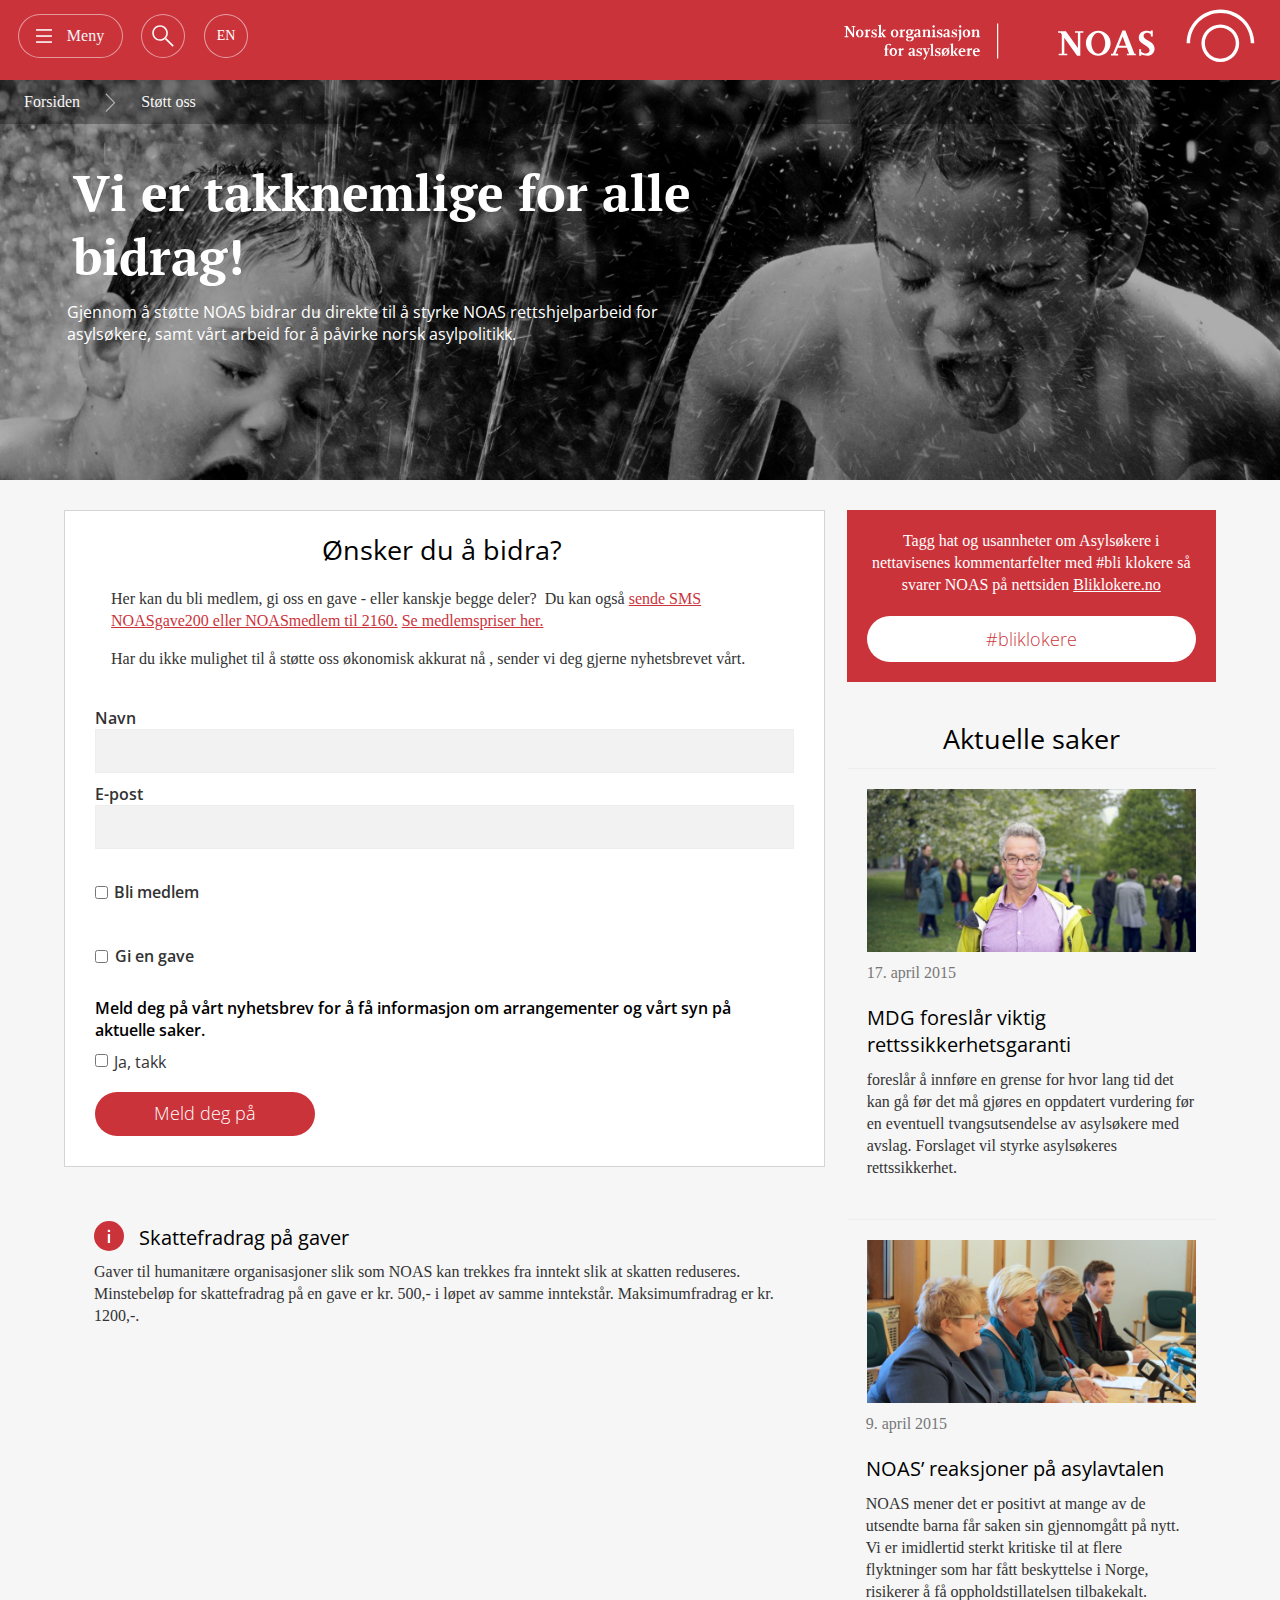
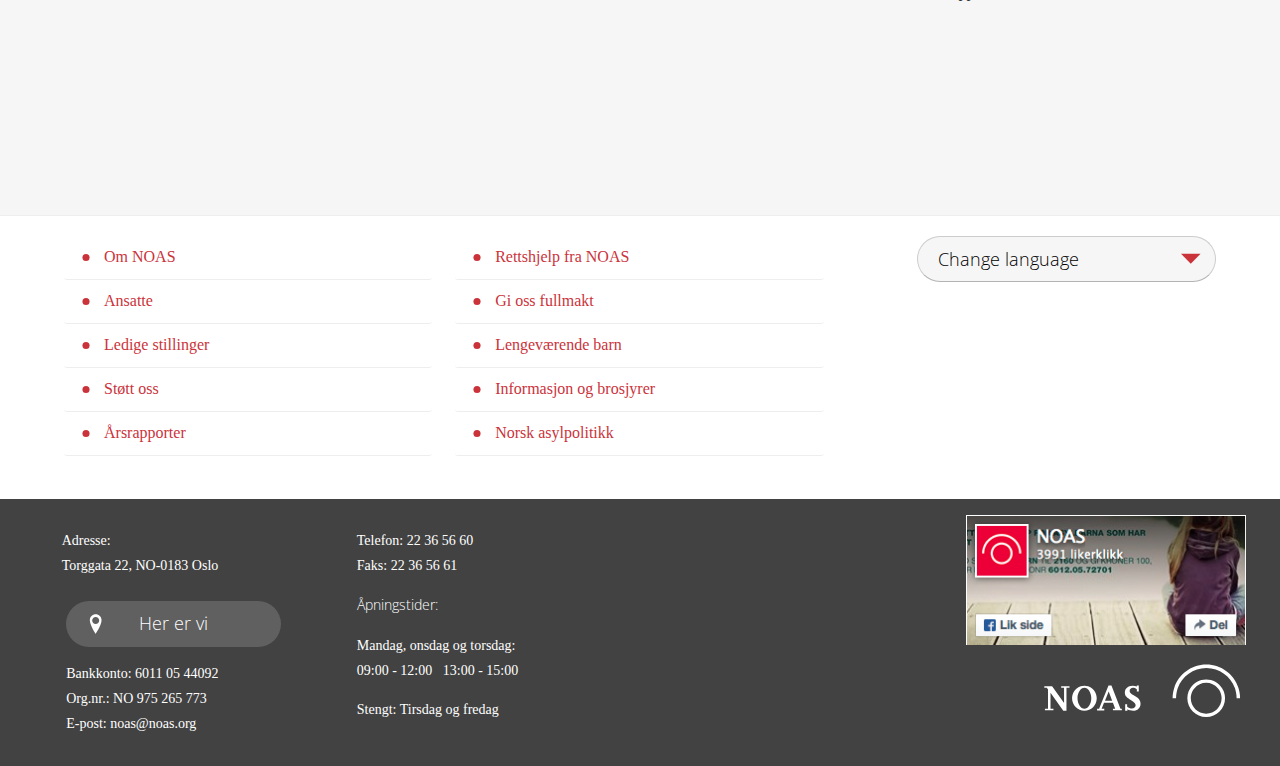
<file: sttte.html>
<!doctype html>
<html>
<head>
  <meta charset="utf-8">
  <meta name="viewport" content="initial-scale=1.0">
  <title>sttte</title>
  <link href="http://fonts.googleapis.com/css?family=Open+Sans:300,400,600,400|PT+Serif:700,400" rel="stylesheet" type="text/css">
  <link rel="stylesheet" href="css/standardize.css">
  <link rel="stylesheet" href="css/sttte-grid.css">
  <link rel="stylesheet" href="css/sttte.css">
</head>
<body class="body page-sttte clearfix">
  <button id="left-menu" class="menu">Meny</button>
  <div class="topmenu clearfix">
    <button id="search-menu" class="search"></button>
    <button class="_button">EN</button>
    <div onClick="window.location='index.html';" class="logocontainer clearfix">
      <img class="image image-1" src="images/logo_subtekst_white.svg">
      <img class="image image-2" src="images/logo_hvit2@.svg">
    </div>
  </div>
  <div class="topimage_stottoss clearfix">
    <div class="topcontainer clearfix">
      <div class="breadcrumb clearfix">
        <button onClick="window.location='index.html';" class="_button _button-2">Forsiden</button>
        <button class="_button _button-3">Støtt oss</button>
      </div>
      <p class="text text-1">Vi er takknemlige for alle bidrag!</p>
      <p class="text text-2"><a>Gjennom å støtte NOAS bidrar du direkte til å styrke NOAS rettshjelparbeid for asylsøkere, samt vårt arbeid for å påvirke norsk asylpolitikk.</a></p>
      <button class="_button _button-4">Bli medlem</button>
    </div>
  </div>
  <div class="content clearfix">
    <div class="main clearfix">
      <div class="form clearfix">
        <div class="toppart clearfix">
          <p class="text text-3">Ønsker du å bidra?</p>
          <div class="text text-4">
            <p>Her kan du bli medlem, gi oss en gave - eller kanskje begge deler? &nbsp;Du kan også&nbsp;<a href="#">sende SMS NOASgave200 eller NOASmedlem til 2160.</a>&nbsp;<a>Se medlemspriser her.</a></p>
            <p>Har du ikke mulighet til å støtte oss økonomisk akkurat nå , sender vi deg gjerne nyhetsbrevet vårt.<br></p>
</div>
          <p class="text text-5">Navn</p>
          <input class="inputfield _input" type="text">
          <p class="text text-6">E-post</p>
          <input class="inputfield _input" type="email">
        </div>
        <div class="blimedlem_gigave clearfix">
          <label id="clickMembership" class="checkbox-label _container checkbox-label-1 clearfix">
            <input class="checkbox" type="checkbox">
            <span class="point-text point-text-1">Bli medlem</span>
          </label>
          <div id="containerMembership" class="velgmedlemsskap clearfix">
            <select id="selectMembership" class="dropdown _select" name="Velg medlemsskap">
              <option value="Velg medlemsskap">Velg medlemsskap</option>
              <option value="300 kr per år (vanlig medlemsskap)">300 kr per år (vanlig medlemsskap)</option>
              <option value="100 kr per år (studenter og asylsøkere)">100 kr per år (studenter og asylsøkere)</option>
              <option value="1200 kr per år (bedrifter, org. og asylmottak)">1200 kr per år (bedrifter, org. og asylmottak)</option>
            </select>
          </div>
          <label id="clickGift" class="checkbox-label _container checkbox-label-2 clearfix">
            <input class="checkbox" type="checkbox">
            <span class="point-text point-text-2">Gi en gave</span>
          </label>
          <div id="containerGift" class="belop clearfix">
            <p class="kroner">Kroner</p>
            <input class="inputfield _input" placeholder="Beløp" type="text">
            <p class="text">, 00</p>
          </div>
        </div>
        <div id="paymentOptions" class="paymentoptions clearfix">
          <p class="body-16-px betalingsalternativer">Hvordan vil du betale?</p>
          <input class="checkbox checkbox-3" type="checkbox">
          <label class="body-16-px checkbox-label _container checkbox-label-3 clearfix">
            <span class="point-text point-text-3">Faktura på e-post</span>
          </label>
          <label class="body-16-px checkbox-label _container clearfix">
            <input class="checkbox checkbox-4" type="checkbox">
            <span class="point-text point-text-4">Betale med Payex (VISA, Mastercard)</span>
          </label>
          <label class="body-16-px checkbox-label _container clearfix">
            <input class="checkbox checkbox-5" type="checkbox">
            <span class="point-text point-text-5">Paypal</span>
          </label>
        </div>
        <div class="newsletter clearfix">
          <p class="text">Meld deg på vårt nyhetsbrev for å få informasjon om arrangementer og vårt syn på aktuelle saker.&nbsp;</p>
          <label class="checkbox-label _container clearfix">
            <input id="newsletter" class="checkbox" value="checked" type="checkbox">
            <span class="point-text">Ja, takk</span>
          </label>
        </div>
        <button id="buttonNoPay" class="nyhetsbrev">Meld deg på</button>
        <button id="buttonPay" class="_button">Gå til betaling</button>
      </div>
      <div class="skattefradrag clearfix">
        <div class="container _container clearfix">
          <div class="container _element"></div>
          <p class="title-h3 text text-9">Skattefradrag på gaver</p>
        </div>
        <p class="text text-10">Gaver til humanitære organisasjoner slik som NOAS kan trekkes fra inntekt slik at skatten reduseres. Minstebeløp for skattefradrag på en gave er kr. 500,- i løpet av samme inntekstår. Maksimumfradrag er kr. 1200,-.</p>
      </div>
    </div>
    <div class="right_col clearfix">
      <div class="bliklokere clearfix">
        <p class="text text-11">Tagg hat og usannheter om Asylsøkere i nettavisenes kommentarfelter med #bli klokere så svarer NOAS på nettsiden <a href="http://bliklokere.no/" target="_blank">Bliklokere.no</a></p>
        <button onClick="window.location='http://bliklokere.no/';" class="_button">#bliklokere</button>
      </div>
      <div class="aktuellesaker clearfix">
        <p class="text">Aktuelle saker</p>
        <div class="news1 news1-1 clearfix">
          <div class="container _element"></div>
          <div class="container _container clearfix">
            <p class="date">17. april 2015</p>
            <p class="newstitle newstitle-1">MDG foreslår viktig rettssikkerhetsgaranti</p>
            <p class="newstitle newstitle-2">foreslår å innføre en grense for hvor lang tid det kan gå før det må gjøres en oppdatert vurdering før en eventuell tvangsutsendelse av asylsøkere med avslag. Forslaget vil styrke asylsøkeres rettssikkerhet.&nbsp;</p>
          </div>
        </div>
        <div class="news3 clearfix">
          <div class="bilde3 clearfix">
            <div class="news1"></div>
          </div>
          <div class="container _container clearfix">
            <p class="date">9. april 2015</p>
            <p class="newstitle newstitle-3">NOAS’ reaksjoner på asylavtalen</p>
            <p class="newstitle newstitle-4">
NOAS mener det er positivt at mange av de utsendte barna får saken sin gjennomgått på nytt. Vi er imidlertid sterkt kritiske til at flere flyktninger som har fått beskyttelse i Norge, risikerer å få oppholdstillatelsen tilbakekalt.</p>
          </div>
        </div>
      </div>
    </div>
  </div>
  <div class="footer footer-1 clearfix">
    <div class="menu_bottom clearfix">
      <div class="container _container clearfix">
        <div class="containerdel1 clearfix">
          <button class="_button">Om NOAS</button>
          <button class="_button _button-8">Ansatte</button>
          <button class="_button _button-9">Ledige stillinger</button>
          <button onClick="window.location='sttte.html';" class="_button _button-10">Støtt oss</button>
          <button class="_button _button-11">Årsrapporter</button>
        </div>
        <div class="containerdel2 clearfix">
          <button onClick="window.location='hjelp.html';" class="_button _button-12">Rettshjelp fra NOAS</button>
          <button onClick="window.location='fullmaktskjema2.html';" class="_button _button-13">Gi oss fullmakt</button>
          <button class="_button _button-14">Lengeværende barn</button>
          <button class="_button _button-15">Informasjon og brosjyrer</button>
          <button class="_button _button-16">Norsk asylpolitikk&nbsp;</button>
        </div>
      </div>
      <select class="dropdown _select">
        <option value="Change language">Change language</option>
        <option value="English">English</option>
        <option value="Norwegian">Norwegian</option>
        <option value="Arabic">Arabic</option>
        <option value="Somali">Somali</option>
      </select>
    </div>
    <div class="footer clearfix">
      <div class="container _container container-7 clearfix">
        <p class="text text-13">
Adresse:&nbsp;<br>Torggata 22, NO-0183 Oslo&nbsp;</p>
        <button onClick="window.location='https://www.google.no/maps/place/Torggata+22,+0183+Oslo/@59.9164338,10.7520282,17z/data=!3m1!4b1!4m2!3m1!1s0x46416e63e6e627e9:0xcf05af3faac02c22?hl=en';" class="_button _button-17">Her er vi</button>
        <p class="text text-14">
Bankkonto: 6011 05 44092&nbsp;<br>Org.nr.: NO 975 265 773 <br>E-post: noas@noas.org</p>
      </div>
      <div class="text text-15">
        <p>
Telefon: 22 36 56 60 <br>Faks: 22 36 56 61</p>
        <p><span>Åpningstider:&nbsp;</span></p>
        <p><span></span>Mandag, onsdag og torsdag:<br>09:00 - 12:00 &nbsp; 13:00 - 15:00</p>
        <p>Stengt: Tirsdag og fredag</p>
</div>
      <div class="container _element container-8"></div>
      <div class="container _element container-9"></div>
    </div>
  </div>

  <script src="js/jquery-min.js"></script>
  <script src="js/sttte.js"></script>

  <!-- Page content will appear above your static tail code. This is a good place for analytics code, etc. -->
  <header></header>
  <div id="sidr-left">
  <!-- Your content -->
  <ul>
    <li style="padding-left: 10px;" id="menu-close-button"><a href="#" style="padding: 3px 0 3px 15px;margin-left: -15px;white-space: nowrap;"><img src="images/icon_X_hvit.svg" alt="Close" style="height:25px;width:25px;vertical-align: middle;padding: 2px;margin-right: 10px;">Lukk meny</button></a></li>
    <li style="padding-left: 10px;"><a style="padding: 0 0 0 15px;margin-left: -15px;white-space: nowrap;"><img id="lang-icon" src="images/icon-globe-white.png" alt="Globus"><select id="select-language" style="min-width:170px;max-width:190px; display:inline; background:rgba(0,0,0,0);color:#ccc;">
  <option style="background:#333;" value="" selected>Change language..</option>
  <option style="background:#333;" value="">Norsk</option>
  <option style="background:#333;" value="">English</option>
  <option style="background:#333;" value="">Somali</option>
      </select></a>
    </li>
    <form><span style="white-space: nowrap;">
      <input id="menu-searchfield" type="text" placeholder="Søk etter..." style="min-width:160px;max-width:175px;display: inline;" /><button id="search-bttn">Søk</button></span>
    </form>
    <li><a href="index.html">Forsiden</a></li>
    <li><a href="#">Hvem er vi?</a>
      <ul>
        <li><a href="#">Ansatte</a></li>
        <li><a href="#">Ledige stillinger</a></li>
      </ul>
    </li>
    <li><a href="hjelp.html">Hjelp fra NOAS</a>
      <ul><li><a href="fullmaktskjema.html">Fullmaktsskjema</a></li></ul>
    </li>
    <li><a href="sttte.html">Støtt NOAS</a></li>
    <li><a href="#">Aktuelle saker</a>
      <ul>
        <li><a href="http://bliklokere.no">#BliKlokere</a></li>
      </ul>
    </li>
    <li><a href="#">Norsk asylpolitikk</a></li>
    <li><a href="#">Ressurser</a>
      <ul><li><a href="#">Årsrapporter</a></li></ul>
    </li>
  </ul>
  <h2>NOAS</h2>
<p><b>Adresse:</b> Torggata 2, NO-0183 Oslo</p>
    <p><b>Epost:</b> <a href="mailto:noas@noas.no" target="_top"><u>noas@noas.no</u></a></p>
    <p><b>Tel./fax:</b> 22 36 56 60 / 22 36 56 61</p>
    <p><b>Bankkonto:</b> 6011.05.49092</p>
<p><b>Org.nr.:</b> NO 975 265 772</p>
</div> 
  <style>
.sidr{display:none;position:absolute;position:fixed;top:0;height:100%;z-index:999999;width:260px;overflow-x:none;overflow-y:auto;font-family:"lucida grande",tahoma,verdana,arial,sans-serif;font-size:15px;background:#333;color:#fff;-webkit-box-shadow:inset 0 0 5px 5px #222;-moz-box-shadow:inset 0 0 5px 5px #222;box-shadow:inset 0 0 5px 5px #222}.sidr .sidr-inner{padding:0 0 15px}.sidr .sidr-inner>p{margin-left:15px;margin-right:15px}.sidr.right{left:auto;right:-260px}.sidr.left{left:-260px;right:auto}.sidr h1,.sidr h2,.sidr h3,.sidr h4,.sidr h5,.sidr h6{font-size:11px;font-weight:normal;padding:0 15px;margin:0 0 5px;color:#fff;line-height:24px;background-image:-webkit-gradient(linear, 50% 0%, 50% 100%, color-stop(0%, #4d4d4d), color-stop(100%, #1a1a1a));background-image:-webkit-linear-gradient(#4d4d4d,#1a1a1a);background-image:-moz-linear-gradient(#4d4d4d,#1a1a1a);background-image:-o-linear-gradient(#4d4d4d,#1a1a1a);background-image:linear-gradient(#4d4d4d,#1a1a1a);-webkit-box-shadow:0 5px 5px 3px rgba(0,0,0,0.2);-moz-box-shadow:0 5px 5px 3px rgba(0,0,0,0.2);box-shadow:0 5px 5px 3px rgba(0,0,0,0.2)}.sidr p{font-size:13px;margin:0 0 12px}.sidr p a{color:rgba(255,255,255,0.9)}.sidr>p{margin-left:15px;margin-right:15px}.sidr ul{display:block;margin:0 0 15px;padding:0;border-top:1px solid #1a1a1a;border-bottom:1px solid #4d4d4d}.sidr ul li{display:block;margin:0;line-height:44px;border-top:1px solid #4d4d4d;border-bottom:1px solid #1a1a1a}.sidr ul li:hover,.sidr ul li.active,.sidr ul li.sidr-class-active{border-top:none;line-height:44px}.sidr ul li:hover>a,.sidr ul li:hover>span,.sidr ul li.active>a,.sidr ul li.active>span,.sidr ul li.sidr-class-active>a,.sidr ul li.sidr-class-active>span{-webkit-box-shadow:inset 0 0 15px 3px #222;-moz-box-shadow:inset 0 0 15px 3px #222;box-shadow:inset 0 0 15px 3px #222}.sidr ul li a,.sidr ul li span{padding:0 15px;display:block;text-decoration:none;color:#fff}.sidr ul li ul{border-bottom:none;margin:0}.sidr ul li ul li{line-height:44px;font-size:13px}.sidr ul li ul li:last-child{border-bottom:none}.sidr ul li ul li:hover,.sidr ul li ul li.active,.sidr ul li ul li.sidr-class-active{border-top:none;line-height:44px}.sidr ul li ul li:hover>a,.sidr ul li ul li:hover>span,.sidr ul li ul li.active>a,.sidr ul li ul li.active>span,.sidr ul li ul li.sidr-class-active>a,.sidr ul li ul li.sidr-class-active>span{-webkit-box-shadow:inset 0 0 15px 3px #222;-moz-box-shadow:inset 0 0 15px 3px #222;box-shadow:inset 0 0 15px 3px #222}.sidr ul li ul li a,.sidr ul li ul li span{color:rgba(255,255,255,0.8);padding-left:30px}.sidr form{margin:10px 15px 0px}.sidr label{font-size:13px}.sidr input[type="text"],.sidr input[type="password"],.sidr input[type="date"],.sidr input[type="datetime"],.sidr input[type="email"],.sidr input[type="number"],.sidr input[type="search"],.sidr input[type="tel"],.sidr input[type="time"],.sidr input[type="url"],.sidr textarea,.sidr select{width:100%;font-size:13px;padding:5px;-webkit-box-sizing:border-box;-moz-box-sizing:border-box;box-sizing:border-box;margin:0 0 10px;-webkit-border-radius:2px;-moz-border-radius:2px;-ms-border-radius:2px;-o-border-radius:2px;border-radius:2px;border:none;background:rgba(255,255,255,0.9);color:rgba(0,0,0,1);display:block;clear:both}.sidr input[type=checkbox]{width:auto;display:inline;clear:none}.sidr input[type=button],.sidr input[type=submit]{color:#333;background:#fff}.sidr input[type=button]:hover,.sidr input[type=submit]:hover{background:rgba(255,255,255,0.9)}
#paymentOptions, #containerGift, #containerMembership, #imedia_content, #ressurser_content, #kontaktContainer, #feilmelding, #buttonPay, #missingDocsContainer{display:none}
#uploadButton, #forsideFullmakt{z-index:300}
ul.list {
    list-style-type: disc;
    font:1em/1.38 Georgia;
}
ul.list > li
{
    color: rgb(203, 51, 59);
}
ul.list > li > span
{
    color: black;
}
@media screen and (max-width: 640px) {
   #nabolandContent{display:none;}
 }
</style>
<script>
  /*! Sidr - v1.2.1 - 2013-11-06
 * https://github.com/artberri/sidr
 * Copyright (c) 2013 Alberto Varela; Licensed MIT */
$(document).ready(function() {(function(e){var t=!1,i=!1,n={isUrl:function(e){var t=RegExp("^(https?:\\/\\/)?((([a-z\\d]([a-z\\d-]*[a-z\\d])*)\\.)+[a-z]{2,}|((\\d{1,3}\\.){3}\\d{1,3}))(\\:\\d+)?(\\/[-a-z\\d%_.~+]*)*(\\?[;&a-z\\d%_.~+=-]*)?(\\#[-a-z\\d_]*)?$","i");return t.test(e)?!0:!1},loadContent:function(e,t){e.html(t)},addPrefix:function(e){var t=e.attr("id"),i=e.attr("class");"string"==typeof t&&""!==t&&e.attr("id",t.replace(/([A-Za-z0-9_.\-]+)/g,"sidr-id-$1")),"string"==typeof i&&""!==i&&"sidr-inner"!==i&&e.attr("class",i.replace(/([A-Za-z0-9_.\-]+)/g,"sidr-class-$1")),e.removeAttr("style")},execute:function(n,s,a){"function"==typeof s?(a=s,s="sidr"):s||(s="sidr");var r,d,l,c=e("#"+s),u=e(c.data("body")),f=e("html"),p=c.outerWidth(!0),g=c.data("speed"),h=c.data("side"),m=c.data("displace"),v=c.data("onOpen"),y=c.data("onClose"),x="sidr"===s?"sidr-open":"sidr-open "+s+"-open";if("open"===n||"toggle"===n&&!c.is(":visible")){if(c.is(":visible")||t)return;if(i!==!1)return o.close(i,function(){o.open(s)}),void 0;t=!0,"left"===h?(r={left:p+"px"},d={left:"0px"}):(r={right:p+"px"},d={right:"0px"}),u.is("body")&&(l=f.scrollTop(),f.css("overflow-x","hidden").scrollTop(l)),m?u.addClass("sidr-animating").css({width:u.width(),position:"absolute"}).animate(r,g,function(){e(this).addClass(x)}):setTimeout(function(){e(this).addClass(x)},g),c.css("display","block").animate(d,g,function(){t=!1,i=s,"function"==typeof a&&a(s),u.removeClass("sidr-animating")}),v()}else{if(!c.is(":visible")||t)return;t=!0,"left"===h?(r={left:0},d={left:"-"+p+"px"}):(r={right:0},d={right:"-"+p+"px"}),u.is("body")&&(l=f.scrollTop(),f.removeAttr("style").scrollTop(l)),u.addClass("sidr-animating").animate(r,g).removeClass(x),c.animate(d,g,function(){c.removeAttr("style").hide(),u.removeAttr("style"),e("html").removeAttr("style"),t=!1,i=!1,"function"==typeof a&&a(s),u.removeClass("sidr-animating")}),y()}}},o={open:function(e,t){n.execute("open",e,t)},close:function(e,t){n.execute("close",e,t)},toggle:function(e,t){n.execute("toggle",e,t)},toogle:function(e,t){n.execute("toggle",e,t)}};e.sidr=function(t){return o[t]?o[t].apply(this,Array.prototype.slice.call(arguments,1)):"function"!=typeof t&&"string"!=typeof t&&t?(e.error("Method "+t+" does not exist on jQuery.sidr"),void 0):o.toggle.apply(this,arguments)},e.fn.sidr=function(t){var i=e.extend({name:"sidr",speed:200,side:"left",source:null,renaming:!0,body:"body",displace:!0,onOpen:function(){},onClose:function(){}},t),s=i.name,a=e("#"+s);if(0===a.length&&(a=e("<div />").attr("id",s).appendTo(e("body"))),a.addClass("sidr").addClass(i.side).data({speed:i.speed,side:i.side,body:i.body,displace:i.displace,onOpen:i.onOpen,onClose:i.onClose}),"function"==typeof i.source){var r=i.source(s);n.loadContent(a,r)}else if("string"==typeof i.source&&n.isUrl(i.source))e.get(i.source,function(e){n.loadContent(a,e)});else if("string"==typeof i.source){var d="",l=i.source.split(",");if(e.each(l,function(t,i){d+='<div class="sidr-inner">'+e(i).html()+"</div>"}),i.renaming){var c=e("<div />").html(d);c.find("*").each(function(t,i){var o=e(i);n.addPrefix(o)}),d=c.html()}n.loadContent(a,d)}else null!==i.source&&e.error("Invalid Sidr Source");return this.each(function(){var t=e(this),i=t.data("sidr");i||(t.data("sidr",s),"ontouchstart"in document.documentElement?(t.bind("touchstart",function(e){e.originalEvent.touches[0],this.touched=e.timeStamp}),t.bind("touchend",function(e){var t=Math.abs(e.timeStamp-this.touched);200>t&&(e.preventDefault(),o.toggle(s))})):t.click(function(e){e.preventDefault(),o.toggle(s)}))})}})(jQuery)});
  
$(document).ready(function() {
    $('#left-menu').sidr({
      name: 'sidr-left',
      side: 'left' // By default
    });
    $('#right-menu').sidr({
      name: 'sidr-right',
      side: 'right'
    });
    $('select').on('change', function() {
	    if(this.value=='Syria'){
	 	    window.location.href = "land.html";
	    }
    });
});
  
$(document).on('click', function(event) {
  if (!$(event.target).closest('#sidr-left').length) {
    if ($('#sidr-left').is(':visible')){
       $.sidr('close', 'sidr-left');    
    }
  }
  if ($(event.target).closest('#left-menu').length){
    if ($('#sidr-left').is(':hidden')){
       $.sidr('open', 'sidr-left');    
    }
  }
  if ($(event.target).closest('#search-menu').length){
	if ($('#sidr-left').is(':hidden')){
	 $.sidr('open', 'sidr-left');
	 $( '#menu-searchfield' ).focus();
	}
  }
  if ($(event.target).closest('#menu-close-button').length){
    if ($('#sidr-left').is(':visible')){
      $.sidr('close', 'sidr-left');    
    }
  }
  
});
$("#historyBack").click(function (event) {
  event.preventDefault()
  window.history.back();
});
</script>
<style>
  #lang-icon{width:25px;height:25px;vertical-align:middle;margin-right: 5px;}
  #search-bttn{
    color: #333;
  box-shadow: 0 0 0 1px rgba(0,0,0,.15) inset,0 0 6px rgba(0,0,0,.2) inset;
  border: 0 rgba(0,0,0,0);
  background-color: #E6E6E6;
  text-decoration: none;
  border-radius: 2px;
  padding: 4px 8px;
  margin-left: 10px;
  display: inline;
  }
  #select-language{padding: 0px;}
</style>
</body>
</html>
</file>
<file: css/index-grid.css>
.fluid-span-1 {
  width: 6.5%;
}

.fluid-span-2 {
  width: 15%;
}

.fluid-span-3 {
  width: 23.5%;
}

.fluid-span-4 {
  width: 32%;
}

.fluid-span-5 {
  width: 40.5%;
}

.fluid-span-6 {
  width: 49%;
}

.fluid-span-7 {
  width: 57.5%;
}

.fluid-span-8 {
  width: 66%;
}

.fluid-span-9 {
  width: 74.5%;
}

.fluid-span-10 {
  width: 83%;
}

.fluid-span-11 {
  width: 91.5%;
}

.fluid-span-12 {
  width: 100%;
}

.fluid-offset-1 {
  margin-left: 8.5%;
}

.fluid-offset-2 {
  margin-left: 17%;
}

.fluid-offset-3 {
  margin-left: 25.5%;
}

.fluid-offset-4 {
  margin-left: 34%;
}

.fluid-offset-5 {
  margin-left: 42.5%;
}

.fluid-offset-6 {
  margin-left: 51%;
}

.fluid-offset-7 {
  margin-left: 59.5%;
}

.fluid-offset-8 {
  margin-left: 68%;
}

.fluid-offset-9 {
  margin-left: 76.5%;
}

.fluid-offset-10 {
  margin-left: 85%;
}

.fluid-offset-11 {
  margin-left: 93.5%;
}
</file>
<file: css/index.css>
body {
  background-color: rgb(246, 246, 246);
  font: 400 1em/1.58 Georgia;
  color: #333333;
}

.aktuelt {
  position: absolute;
  top: 44px;
  left: 0;
  z-index: 50;
  width: 100%;
  padding-bottom: 40px;
  background-color: rgb(255, 255, 255);
}

.asylfeltet_text {
  float: left;
  clear: both;
  width: 100%;
  height: 242px;
}

.bilde2 {
  float: left;
  width: 100%;
  height: 163px;
  background-image: url('../images/syriskeflyktninger.jpg');
  background-size: cover;
  background-position: center center;
}

.bilde2:hover,
.frihet:hover {
  padding-top: 0;
  padding-right: 0;
  padding-bottom: 0;
  padding-left: 0;
  opacity: 0.8;
}

.bilde3 {
  float: left;
  width: 100%;
  height: 163px;
  background-repeat: no-repeat;
  background-size: cover;
  background-position: center center;
}

.bilde3 .news1 {
  width: 110.0617038216%;
  height: 320px;
  margin: -32px 0 0 -4.77679%;
}

.bliklokere {
  float: left;
  clear: both;
  width: 100%;
  height: 247px;
  background: none rgb(203, 51, 59);
  background-size: cover;
  background-position: left center;
}

.bliklokere .text {
  width: 57.6851851851%;
  min-height: 37px;
  margin: 55px 0 0 20.64323%;
  font-size: 1.125em;
  text-align: center;
  color: #ffffff;
}

.container .text {
  font-size: 0.875em;
  font-weight: 400;
  line-height: 1.78;
  color: rgb(255, 255, 255);
}

.containerdel1 {
  float: left;
  width: 48.4024859943%;
}

.containerdel2 {
  float: left;
  width: 48.4593837535%;
  margin-left: 3.0191499999%;
}

.content_topcontainser {
  float: left;
  width: 100%;
  height: 448px;
  background-color: rgba(0, 0, 0, 0.32);
}

.countries {
  float: left;
  width: 32.007400555%;
  height: 325px;
  padding: 30px;
  border: 1px solid rgb(212, 212, 212);
  background: url('../images/map.svg') rgb(255, 255, 255);
  background-repeat: no-repeat;
  background-size: 313px 254.5px;
  background-position: center bottom;
}

.countries .text {
  padding-top: 10px;
}

.date {
  float: left;
  clear: both;
  padding-top: 10px;
  font-size: 1em;
  color: #777777;
}

.facebook_like {
  position: relative;
  float: right;
  z-index: 6;
  width: 280px;
  height: 130px;
  margin: -14px 0.33306% 0 0;
  background-image: url('../images/Skjermbilde%202015-05-11%20kl.%2018.33.25.png');
  background-repeat: no-repeat;
  background-size: cover;
  background-position: left top;
}

.footer {
  float: left;
  clear: both;
  width: 100%;
}

.footer .footer {
  margin-top: 43px;
  padding: 30px;
  background-color: rgb(66, 66, 66);
}

.forsiden {
  position: relative;
  float: left;
  z-index: 122;
  width: 100%;
  margin-top: 79px;
}

.frihet {
  float: left;
  width: 100%;
  height: 163px;
  border: 1px solid rgb(212, 212, 212);
  background-image: url('../images/icon_frihet_red.svg');
  background-size: cover;
  background-position: center center;
}

.frontpage {
  position: relative;
  float: left;
  width: 100%;
  height: 1500px;
}

.frontpageboxes {
  float: left;
  clear: both;
  width: 90.0325520833%;
  height: 325px;
  margin: 30px 0 0 5%;
}

.fullmakt {
  display: block;
  float: left;
  clear: both;
  width: 100%;
  height: 46px;
  border-radius: 25px;
  font: 300 1.125em/2.38 'Open Sans';
  text-align: center;
}

.fullmakt:hover {
  border-radius: 23px;
}

.help {
  float: left;
  width: 32.007400555%;
  height: 325px;
  margin-left: 1.94085%;
  padding: 30px;
  border: 1px solid rgb(212, 212, 212);
  background-color: rgb(255, 255, 255);
}

.help .text {
  width: 100%;
  padding-top: 10px;
}

.hjelpe {
  float: left;
  width: 58.75%;
  margin: 114px 0 0 5.66667%;
}

.hjelpe .text {
  line-height: 1.38;
  color: rgb(255, 255, 255);
}

.image {
  display: block;
  height: auto;
  overflow: hidden;
}

.imedia {
  position: absolute;
  top: 44px;
  left: 0;
  z-index: 75;
  width: 100%;
  padding-bottom: 40px;
  background-color: rgb(255, 255, 255);
}

.imedia1 {
  position: relative;
  float: left;
  z-index: 74;
  width: 29.6666666666%;
  padding-right: 20px;
  padding-bottom: 20px;
  padding-left: 20px;
}

.imedia2 {
  position: relative;
  float: left;
  z-index: 70;
  width: 30.6666666666%;
  padding-right: 20px;
  padding-bottom: 20px;
  padding-left: 20px;
  border-top: 1px solid rgb(238, 238, 238);
}

.imedia2 .container,
.imedia5 .container {
  width: 100%;
  height: 130px;
  margin-left: -0.00953%;
}

.imedia2 .date,
.imedia5 .date {
  width: 100.2731062239%;
  margin-left: -0.29059%;
}

.imedia2 .newstitle,
.imedia5 .newstitle {
  width: 100.2731062239%;
  margin-left: -0.27153%;
  padding-top: 20px;
  font: 1.25em/1.38 'Open Sans';
  color: rgb(0, 0, 0);
}

.imedia1 .newstitle:hover,
.imedia2 .newstitle:hover,
.imedia3 .newstitle:hover,
.imedia4 .newstitle:hover,
.imedia5 .newstitle:hover,
.newstitle-13:hover,
.newstitle-15:hover,
.newstitle-17:hover,
.newstitle-1:hover,
.newstitle-3:hover,
.newstitle-5:hover,
.textcontent_imedia6 .newstitle:hover {
  color: rgb(203, 51, 59);
}

.imedia3 {
  position: relative;
  float: left;
  z-index: 66;
  width: 29.6666666666%;
  padding-right: 20px;
  padding-bottom: 20px;
  padding-left: 20px;
  border-top: 1px solid rgb(238, 238, 238);
}

.imedia1 .container,
.imedia3 .container,
.imedia4 .container {
  width: 100%;
  height: 130px;
}

.imedia3 .date,
.textcontent_imedia6 .date {
  width: 100.2835397701%;
  margin-left: -0.30657%;
}

.imedia3 .newstitle,
.textcontent_imedia6 .newstitle {
  width: 100.2835397701%;
  margin-left: -0.28184%;
  padding-top: 20px;
  font: 1.25em/1.38 'Open Sans';
  color: rgb(0, 0, 0);
}

.imedia4 {
  position: relative;
  float: left;
  clear: both;
  z-index: 62;
  width: 29.6666666666%;
  margin-left: 5%;
  padding-right: 20px;
  padding-bottom: 20px;
  padding-left: 20px;
  border-top: 1px solid rgb(238, 238, 238);
}

.imedia1 .newstitle,
.imedia4 .newstitle {
  width: 100%;
  padding-top: 20px;
  font: 1.25em/1.38 'Open Sans';
  color: rgb(0, 0, 0);
}

.imedia5 {
  position: relative;
  float: left;
  z-index: 58;
  width: 30.6666666666%;
  margin-left: 0.93099%;
  padding-right: 20px;
  padding-bottom: 20px;
  padding-left: 20px;
}

.imedia6 {
  position: relative;
  float: left;
  z-index: 54;
  width: 29.6666666666%;
  margin-left: 5%;
  padding-right: 20px;
  padding-bottom: 20px;
  padding-left: 20px;
}

.kortomnoas {
  float: right;
  width: 28.8333333333%;
  margin: 136px 4.96615% 0 0;
  padding: 30px;
  border-top: 1px solid rgba(212, 212, 212, 0.4);
  background-color: rgba(29, 29, 29, 0.2);
}

.kortomnoas .text {
  width: 100%;
  font-size: 1em;
  font-weight: 400;
  line-height: 1.38;
  color: rgb(255, 255, 255);
}

.landselect {
  display: block;
  float: left;
  clear: both;
  width: 100%;
  height: 46px;
  margin-top: 44px;
  padding-left: 20px;
  border-width: 1px;
  border-color: rgb(204, 204, 204) rgb(204, 204, 204) rgb(179, 179, 179);
  border-style: solid;
  border-radius: 25px;
  background: none, url('../images/pil_ned_red.svg') rgb(246, 246, 246);
  background-repeat: repeat, no-repeat;
  background-size: auto auto, 20px 67.5px;
  background-position: left top, 95% 50%;
  background-attachment: scroll, scroll;
  font: 300 1.125em/1.38 'Open Sans';
  color: rgb(0, 0, 0);
}

.landselect:hover {
  background-repeat: no-repeat, no-repeat;
  background-size: 20px 67.5px, 20px 67.5px;
  background-color: rgb(240, 240, 240);
}

.landselect:active {
  background-image: url('../images/pil_opp_red.svg'), none;
  background-repeat: no-repeat, no-repeat;
  background-size: 20px auto, 20px 67.5px;
  background-position: right center, 95% 50%;
}

.logocontainer {
  float: right;
  width: 437px;
  height: 64px;
  margin: 8px 16px 0 0;
}

.longstayingchildren {
  float: left;
  width: 32.007400555%;
  height: 325px;
  margin-left: 1.9611%;
  padding: 30px;
  border: 1px solid rgb(212, 212, 212);
  background-color: rgb(255, 255, 255);
}

.aktuelt ._button:hover,
.bliklokere ._button:hover,
.hjelpe ._button:hover,
.longstayingchildren:hover,
.rapporter ._button:hover {
  background-color: rgb(238, 238, 238);
}

.longstayingchildren .container {
  float: left;
  clear: both;
  width: 100.776303474%;
  height: 46px;
  margin: 10px 0 0 -0.29731%;
  background-image: url('../images/icon_single_child_red.svg');
  background-repeat: no-repeat;
  background-size: 150px 200px;
  background-position: center center;
}

.longstayingchildren .text {
  clear: both;
  width: 100%;
  padding-top: 10px;
  font-size: 1em;
  text-align: center;
  text-decoration: underline;
  color: rgb(203, 51, 59);
}

.menu {
  display: block;
  position: absolute;
  top: 14px;
  left: 18px;
  z-index: 129;
  width: 105px;
  height: 44px;
  padding-left: 30px;
  border: 1px solid rgba(255, 255, 255, 0.5);
  border-radius: 23px;
  background: url('../images/icon_menu_hvit(2).svg') rgb(203, 51, 59);
  background-repeat: no-repeat;
  background-size: 16px 16px;
  background-position: 20% 50%;
  font-size: 1em;
  line-height: 1.38;
  text-align: center;
  color: rgb(246, 246, 246);
}

.menu_bottom {
  float: left;
  width: 90%;
  margin-left: 5%;
}

.menu_bottom .container {
  width: 66.0329861111%;
  height: 220px;
}

.news1 {
  float: left;
}

.news1 .container,
.rapport1 .container {
  width: 100%;
}

.imedia1 .date,
.imedia4 .date,
.news1 .date,
.rapport1 .date {
  width: 100%;
}

.news1 .newstitle,
.rapport1 .newstitle {
  width: 100%;
}

.news2,
.rapport2 {
  float: left;
  width: 30.6666666666%;
  margin-top: 23px;
  padding-right: 20px;
  padding-bottom: 20px;
  padding-left: 20px;
  border-left: 1px solid rgb(212, 212, 212);
}

.news2 .container {
  clear: both;
  width: 100%;
  height: 244px;
  margin-left: -0.0095600001%;
}

.news2 .date,
.rapporttekst2 .date {
  width: 100.2731062239%;
  margin-left: -0.27236%;
}

.news2 .newstitle,
.rapporttekst2 .newstitle {
  width: 100.2731062239%;
  margin-left: -0.27236%;
}

.news3,
.rapport3 {
  float: left;
  width: 29.6666666666%;
  margin-top: 23px;
  padding-right: 20px;
  padding-bottom: 20px;
  padding-left: 20px;
  border-left: 1px solid rgb(212, 212, 212);
}

.countries:hover,
.help:hover,
.imedia1:hover,
.imedia2:hover,
.imedia3:hover,
.imedia4:hover,
.imedia5:hover,
.imedia6:hover,
.news1-1:hover,
.news2:hover,
.news3:hover,
.rapport1:hover,
.rapport2:hover,
.rapport3:hover {
  background-color: rgb(246, 246, 246);
}

.news3 .bilde3 {
  background-image: url('../images/asylavtalen.jpg');
}

.news3 .container {
  clear: both;
  width: 100%;
  height: 242px;
}

.asylfeltet_text .date,
.news3 .date {
  width: 100.2835397701%;
  margin-left: -0.28274%;
}

.asylfeltet_text .newstitle,
.news3 .newstitle {
  width: 100.2835397701%;
  margin-left: -0.28274%;
}

.newsbutton {
  display: block;
  position: relative;
  float: left;
  width: 13.5%;
  height: 44px;
  border-top-right-radius: 10px;
  font: 300 1.125em/1.38 'Open Sans';
  text-align: center;
}

.newsbutton:hover {
  background-color: rgba(0, 0, 0, 0);
  color: rgb(203, 51, 59);
}

.newsbutton:active,
.newsbutton:focus {
  background-color: rgb(255, 255, 255);
}

.newstabs {
  position: relative;
  float: left;
  clear: both;
  width: 100%;
  margin-top: 30px;
}

.newstitle {
  float: left;
}

.rapport1 {
  position: relative;
  float: left;
  z-index: 81;
  width: 29.6666666666%;
  margin: 23px 0 0 5%;
  padding-right: 20px;
  padding-bottom: 20px;
  padding-left: 20px;
}

.rapport3 .bilde3 {
  background-image: url('../images/hjelp.jpg');
}

.rapporter {
  position: absolute;
  top: 44px;
  left: 0;
  z-index: 95;
  width: 100%;
  padding-bottom: 40px;
  background-color: rgb(255, 255, 255);
}

.rapporttekst2 {
  float: left;
  clear: both;
  width: 100%;
  height: 244px;
  margin-left: -0.0095600001%;
}

.search {
  display: block;
  position: absolute;
  top: 14px;
  left: 141px;
  z-index: 126;
  width: 44px;
  height: 44px;
  padding-left: 30px;
  border: 1px solid rgba(255, 255, 255, 0.5);
  border-radius: 23px;
  background: url('../images/icon_search_white.svg') rgb(203, 51, 59);
  background-repeat: no-repeat;
  background-size: 22px 22px;
  background-position: center center;
  font-size: 1em;
  line-height: 1.38;
  text-align: center;
  color: rgb(246, 246, 246);
}

.menu:hover,
.search:hover {
  background-color: rgb(235, 83, 90);
}

.summary {
  float: left;
  clear: both;
  width: 100.5146651909%;
  margin-left: -0.51203%;
  padding-top: 10px;
  font-size: 1em;
  color: #333333;
}

.text {
  float: left;
}

.text-12 p {
  margin-bottom: 1em;
}

.textcontent_imedia6 {
  float: left;
  width: 100%;
  height: 130px;
}

.title {
  float: left;
  width: 100.5146651909%;
  min-height: 49px;
  margin-left: -0.51203%;
  padding-top: 10px;
  font: 1.688em/1.38 'Open Sans';
  color: rgb(0, 0, 0);
}

.topcontainer {
  float: left;
  width: 100%;
  height: 448px;
  background: url('../images/test_1140.jpg') rgba(0, 0, 0, 0.99);
  background-repeat: no-repeat;
  background-size: cover;
  background-position: left bottom;
}

.topmenu {
  position: absolute;
  top: 0;
  left: 0;
  z-index: 128;
  width: 100%;
  height: 80px;
  background-color: rgb(203, 51, 59);
}

.toptext_longstaying {
  float: left;
  width: 100%;
}

._button {
  display: block;
}

._container {
  float: left;
}

._select {
  display: block;
  float: right;
  width: 25.9253472222%;
  height: 46px;
  padding-left: 20px;
  border-width: 1px;
  border-color: rgb(204, 204, 204) rgb(204, 204, 204) rgb(179, 179, 179);
  border-style: solid;
  border-radius: 23px;
  background: url('../images/pil_ned_red.svg') rgb(246, 246, 246);
  background-repeat: no-repeat;
  background-size: 20px 67.5px;
  background-position: 95% 50%;
  font: 300 1.125em/1.38 'Open Sans';
  color: rgb(0, 0, 0);
}

.aktuelt ._button,
.rapporter ._button {
  float: left;
  clear: both;
  width: 179px;
  height: 46px;
  margin: 37px 0 0 5%;
  border: 1px solid rgb(212, 212, 212);
  border-radius: 23px;
  background-color: rgb(255, 255, 255);
  font: 300 1.125em/2.38 'Open Sans';
  text-align: center;
  color: rgb(203, 51, 59);
}

.bliklokere ._button {
  width: 21.9166666666%;
  height: 46px;
  margin: 139px auto 0;
  border-radius: 23px;
  background-color: rgb(255, 255, 255);
  font: 300 1.125em/2.38 'Open Sans';
  text-align: center;
  color: rgb(203, 51, 59);
}

.container ._button {
  float: left;
  background-repeat: no-repeat;
}

.containerdel1 ._button,
.containerdel2 ._button {
  width: 100%;
  height: 44px;
  padding-left: 40px;
  border-bottom: 1px solid rgb(238, 238, 238);
  border-radius: 3px;
  background-image: url('../images/bullet.svg');
  background-size: 8px 56.5px;
  background-position: 5% 50%;
  background-color: rgba(222, 222, 222, 0);
  font-size: 1em;
  font-weight: 400;
  line-height: 1.38;
  text-align: left;
  color: rgb(203, 51, 59);
}

.footer ._element {
  position: relative;
  float: right;
  clear: both;
  z-index: 1;
  width: 17.3333333333%;
  height: 73px;
  margin-top: -73px;
  background-image: url('../images/logo_hvit2@.svg');
  background-repeat: no-repeat;
  background-size: contain;
  background-position: left top;
}

.hjelpe ._button {
  float: left;
  clear: both;
  width: 33.6215415019%;
  height: 46px;
  margin: 30px 0 0 -0.14628%;
  border: 1px solid rgb(212, 212, 212);
  border-radius: 25px;
  background: url('../images/icon_hjerte_rod.svg') rgb(255, 255, 255);
  background-repeat: no-repeat;
  background-size: 20px 20px;
  background-position: 10% 50%;
  font: 300 1.125em/2.38 'Open Sans';
  text-align: center;
  color: rgb(203, 51, 59);
}

.news1 ._container,
.rapport1 ._container {
  clear: both;
  height: 244px;
}

.news1 ._element {
  float: left;
  height: 163px;
  background-image: url('../images/Rasmus-Hansson-MDG-758x400.jpg');
  background-size: cover;
  background-position: left top;
}

.rapport1 ._element {
  float: left;
  height: 163px;
  background-image: url('../images/Portrait_window_web_dc.byhands-758x400.jpg');
  background-size: cover;
  background-position: left top;
}

.topmenu ._button {
  float: left;
  width: 44px;
  height: 44px;
  margin: 14px 0 0 204px;
  border: 1px solid rgba(246, 246, 246, 0.56);
  border-radius: 22px;
  background-color: rgb(203, 51, 59);
  font-size: 0.875em;
  font-weight: 400;
  line-height: 1.38;
  text-align: center;
  color: rgb(255, 255, 255);
}

.topmenu ._button:hover {
  background-color: rgb(235, 83, 90);
}

.container-14 {
  width: 22.1929824561%;
  height: 203px;
  margin-left: 2.63158%;
}

.footer-1 {
  padding-top: 20px;
  border-top: 1px solid rgb(238, 238, 238);
  background-color: rgb(255, 255, 255);
}

.fullmakt-1 {
  margin-top: 19px;
  border: 1px solid rgb(212, 212, 212);
  background-color: rgb(246, 246, 246);
  color: rgb(203, 51, 59);
}

.fullmakt-1:hover {
  background-color: rgb(238, 238, 238);
}

.fullmakt-2 {
  margin-top: 12px;
  padding-left: 20px;
  background: url('../images/icon_fullmaktskjema_hvit.svg') rgb(203, 51, 59);
  background-repeat: no-repeat;
  background-size: 25px 145.5px;
  background-position: 5% 50%;
  color: rgb(255, 255, 255);
}

.fullmakt-2:hover {
  background-color: rgb(235, 83, 90);
}

.image-1 {
  float: left;
  width: 188px;
  margin-top: 13px;
}

.image-2 {
  float: right;
  width: 211px;
}

.news1-1 {
  position: relative;
  z-index: 35;
  width: 29.6666666666%;
  margin: 23px 0 0 5%;
  padding-right: 20px;
  padding-bottom: 20px;
  padding-left: 20px;
}

.newsbutton-1 {
  z-index: 27;
  margin-left: 5%;
  background-color: rgb(255, 255, 255);
  color: rgb(52, 52, 52);
}

.newsbutton-2 {
  z-index: 28;
  margin-left: 1px;
  background-color: rgb(212, 212, 212);
  color: rgb(0, 0, 0);
}

.newsbutton-3 {
  z-index: 29;
  margin-left: 1px;
  background-color: rgb(212, 212, 212);
  color: rgb(0, 0, 0);
}

.newstitle-1,
.newstitle-13,
.newstitle-15,
.newstitle-17,
.newstitle-3,
.newstitle-5 {
  padding-top: 20px;
  font: 1.25em/1.38 'Open Sans';
  color: rgb(0, 0, 0);
}

.newstitle-14,
.newstitle-16,
.newstitle-18,
.newstitle-2,
.newstitle-4,
.newstitle-6 {
  clear: both;
  padding-top: 10px;
  font-size: 1em;
  color: #333333;
}

.text-1 {
  width: 99.8394268774%;
  min-height: 66px;
  padding-top: 20px;
  font-family: 'PT Serif';
  font-size: 3.125em;
  font-weight: 700;
}

.text-10 {
  width: 90.8723455598%;
  margin-left: -0.16675%;
}

.text-11 {
  clear: both;
  width: 98.0694980694%;
  margin: 15px 0 0 1.5378%;
}

.text-12 {
  width: 21.0833333333%;
  margin-left: 1.96409%;
  font-size: 0.875em;
  font-weight: 400;
  line-height: 1.78;
  color: rgb(255, 255, 255);
}

.text-2 {
  clear: both;
  width: 86.1660079051%;
  margin-top: 10px;
  font-family: 'Open Sans';
  font-size: 1em;
  font-weight: 400;
}

.text-4 {
  width: 100%;
  min-height: 49px;
  font: 1.688em/1.38 'Open Sans';
  color: rgb(0, 0, 0);
}

.text-5 {
  clear: both;
  width: 91.1184210526%;
  font-size: 1em;
  color: #333333;
}

.text-6 {
  min-height: 49px;
  font: 1.688em/1.38 'Open Sans';
  color: rgb(0, 0, 0);
}

.text-7 {
  clear: both;
  font-size: 1em;
  color: #333333;
}

.container ._button-16 {
  clear: both;
  width: 79.1505791505%;
  height: 46px;
  margin: 22px 0 0 1.5378%;
  border-radius: 23px;
  background-image: url('../images/icon_kart_hvit.svg');
  background-size: 20px 20px;
  background-position: 10% 50%;
  background-color: rgb(96, 96, 96);
  font: 300 1.125em/2.38 'Open Sans';
  text-align: center;
  color: rgb(255, 255, 255);
}

.container ._button-16:hover {
  background-color: rgb(126, 125, 125);
}

.containerdel1 ._button-10,
.containerdel1 ._button-7,
.containerdel1 ._button-8,
.containerdel1 ._button-9,
.containerdel2 ._button-12,
.containerdel2 ._button-13,
.containerdel2 ._button-14,
.containerdel2 ._button-15 {
  clear: both;
}

.newstitle a,
.newstitle span {
  border-top-width: 0;
  border-right-width: 0;
  border-bottom-width: 0;
  border-left-width: 0;
  border-color: transparent;
  border-style: none;
  border-top-left-radius: 0;
  border-top-right-radius: 0;
  border-bottom-right-radius: 0;
  border-bottom-left-radius: 0;
  background-color: transparent;
  font-family: inherit;
  font-style: inherit;
  font-size: inherit;
  font-weight: inherit;
  text-transform: inherit;
  text-decoration: inherit;
  letter-spacing: inherit;
  word-spacing: inherit;
  color: inherit;
  opacity: 1;
  word-break: normal;
  word-wrap: normal;
  white-space: normal;
}

.text a {
  border-top-width: 0;
  border-right-width: 0;
  border-bottom-width: 0;
  border-left-width: 0;
  border-color: transparent;
  border-style: none;
  border-top-left-radius: 0;
  border-top-right-radius: 0;
  border-bottom-right-radius: 0;
  border-bottom-left-radius: 0;
  background-color: transparent;
  font-family: inherit;
  font-style: inherit;
  font-size: inherit;
  font-weight: inherit;
  text-transform: inherit;
  letter-spacing: inherit;
  word-spacing: inherit;
  color: inherit;
  opacity: 1;
  word-break: normal;
  word-wrap: normal;
  white-space: normal;
}

.text span {
  border-top-width: 0;
  border-right-width: 0;
  border-bottom-width: 0;
  border-left-width: 0;
  border-color: transparent;
  border-style: none;
  border-top-left-radius: 0;
  border-top-right-radius: 0;
  border-bottom-right-radius: 0;
  border-bottom-left-radius: 0;
  background-color: transparent;
  font-size: inherit;
  text-transform: inherit;
  text-decoration: inherit;
  letter-spacing: inherit;
  word-spacing: inherit;
  color: inherit;
  opacity: 1;
  word-break: normal;
  word-wrap: normal;
  white-space: normal;
}

.text-1 span {
  font-family: inherit;
  font-style: inherit;
}

.text-12 span {
  font-family: 'Open Sans';
  font-style: normal;
  font-weight: 300;
}

.text-5 a {
  text-decoration: inherit;
}

.text-3 a,
.text-9 a {
  text-decoration: underline;
}

.text-9 a:hover {
  color: rgba(255, 255, 255, 0.85);
}

@media(max-width: 960px) {
  .containerdel1 ._button:hover {
    font-style: normal;
    text-decoration: underline;
  }

  .aktuelt .news2 {
    clear: both;
    width: 90.2083333333%;
    margin-top: 0;
    margin-left: 4.79167%;
    padding-top: 25px;
    border-top-width: 1px;
    border-top-color: rgb(212, 212, 212);
  }

  .aktuelt .news3,
  .rapporter .rapport3 {
    clear: both;
    width: 90.2083333333%;
    margin-top: 0;
    margin-left: 4.79167%;
    padding-top: 20px;
    border-top-width: 1px;
    border-top-color: rgb(212, 212, 212);
  }

  .asylfeltet_text .date {
    width: 99.9636803874%;
    margin-top: 10px;
    margin-left: 0.02843%;
  }

  .bilde3 .news1 {
    width: 110.0651658767%;
    margin-left: -4.77926%;
  }

  .bliklokere .text {
    margin-left: 20.6412799999%;
  }

  .container .containerdel1 {
    width: 50%;
    margin-left: -0.08868%;
  }

  .container .containerdel2 {
    width: 46.9387755102%;
    margin-top: 5px;
    margin-left: 2.93878%;
  }

  .container .text {
    margin-left: 0;
  }

  .content_topcontainser .hjelpe {
    width: 89.375%;
    margin-left: 5.625%;
  }

  .content_topcontainser .kortomnoas {
    clear: both;
    width: 90.2083333333%;
    margin-top: 27px;
    margin-right: 4.79167%;
  }

  .countries .landselect {
    margin-top: 22px;
  }

  .footer .facebook_like {
    position: relative;
    z-index: 6;
    margin-top: -215px;
    margin-right: 1.60764%;
  }

  .footer .footer {
    margin-top: 0;
  }

  .footer .menu_bottom {
    width: 100%;
    margin-left: 0;
    padding: 30px;
  }

  .forsiden {
    position: relative;
    z-index: 122;
    margin-top: 59px;
  }

  .forsiden .frontpage {
    height: 2100px;
  }

  .frontpage .frontpageboxes {
    width: 89.9576822916%;
    height: auto;
    margin-top: 48px;
  }

  .frontpage .newstabs {
    margin-top: 40px;
  }

  .frontpageboxes .countries {
    position: relative;
    z-index: 111;
    width: 48.9583333333%;
  }

  .frontpageboxes .help {
    position: relative;
    z-index: 107;
    width: 49.074074074%;
    margin-left: 1.945%;
  }

  .frontpageboxes .longstayingchildren {
    clear: both;
    width: 99.8842592592%;
    height: auto;
    margin-top: 20px;
    margin-left: 0;
    padding-top: 10px;
    padding-bottom: 20px;
  }

  .hjelpe .text {
    margin-left: -0.14751%;
  }

  .imedia .imedia1 {
    position: relative;
    clear: both;
    z-index: 74;
    width: 90.2083333333%;
    margin-left: 4.79167%;
    padding-top: 10px;
    padding-right: 10px;
    padding-left: 10px;
    border-top: 1px solid rgb(238, 238, 238);
  }

  .imedia .imedia2 {
    position: relative;
    clear: both;
    z-index: 70;
    width: 90.2083333333%;
    margin-left: 5%;
    padding-top: 10px;
    padding-right: 10px;
    padding-left: 10px;
  }

  .imedia .imedia3 {
    position: relative;
    clear: both;
    z-index: 66;
    width: 90.2083333333%;
    margin-left: 4.79167%;
    padding-top: 10px;
    padding-right: 10px;
    padding-left: 10px;
  }

  .imedia .imedia4 {
    position: relative;
    z-index: 62;
    width: 89.7916666666%;
    padding-top: 10px;
    padding-right: 10px;
    padding-left: 10px;
  }

  .imedia .imedia5 {
    position: relative;
    clear: both;
    z-index: 58;
    width: 90.2083333333%;
    margin-left: 5%;
    padding-top: 10px;
    padding-right: 10px;
    padding-left: 10px;
    border-top: 1px solid rgb(238, 238, 238);
  }

  .imedia .imedia6 {
    position: relative;
    z-index: 54;
    width: 90.2083333333%;
    margin-left: 4.79167%;
    padding-top: 10px;
    padding-right: 10px;
    padding-left: 10px;
  }

  .imedia1 .container {
    width: 69.0909090909%;
    height: auto;
  }

  .imedia1 .date,
  .imedia1 .newstitle {
    width: 99.6274038461%;
    margin-left: -0.34752%;
  }

  .imedia2 .container {
    width: 102.0606060606%;
    height: auto;
    margin-left: 0;
  }

  .imedia2 .date,
  .imedia2 .newstitle,
  .imedia5 .date,
  .imedia5 .newstitle {
    width: 99.9941724941%;
    margin-left: 0;
  }

  .frontpage .topcontainer,
  .imedia3 .container,
  .imedia4 .container,
  .imedia6 .textcontent_imedia6 {
    height: auto;
  }

  .imedia3 .date {
    width: 99.9636803874%;
    margin-left: 0.02586%;
  }

  .imedia3 .newstitle {
    width: 99.9636803874%;
    margin-left: 0;
  }

  .imedia4 .date {
    width: 99.6274038461%;
    margin-left: -0.33403%;
  }

  .imedia4 .newstitle,
  .rapport1 .date {
    width: 99.6274038461%;
  }

  .imedia5 .container {
    height: auto;
    margin-left: 0;
  }

  .logocontainer .image {
    position: relative;
    height: auto;
  }

  .longstayingchildren .container {
    position: relative;
    float: right;
    clear: none;
    z-index: 98;
    width: 32.3509894999%;
    height: 137px;
    margin-top: 0;
    margin-left: 0;
  }

  .longstayingchildren .text {
    width: 67.6654182272%;
    text-align: left;
  }

  .longstayingchildren .toptext_longstaying {
    position: relative;
    z-index: 101;
    width: 67.3250322026%;
    margin-left: -0.00976%;
  }

  .menu {
    top: 8px;
    width: 124px;
  }

  .menu_bottom .container {
    width: 97.8888888888%;
    height: 225px;
    margin-top: 40px;
    margin-left: 0.10938%;
  }

  .news1 .date {
    width: 99.6274038461%;
    margin-left: -0.34564%;
  }

  .news1 .newstitle {
    width: 99.6274038461%;
    margin-left: -0.34564%;
  }

  .news2 .bilde2,
  .rapport2 .frihet {
    width: 31.1893203883%;
    height: 170px;
  }

  .news2 .date {
    width: 99.9941724941%;
    margin-left: 0.00569%;
  }

  .news2 .newstitle {
    width: 99.9941724941%;
    margin-left: 0.00569%;
  }

  .news3 .bilde3,
  .rapport3 .bilde3 {
    width: 31.1893203883%;
    height: 200px;
  }

  .news2 .container,
  .news3 .container,
  .rapport3 .asylfeltet_text {
    clear: none;
    width: 66.6262135922%;
    height: auto;
    margin-left: 2.18182%;
  }

  .asylfeltet_text .newstitle,
  .news3 .date {
    width: 99.9636803874%;
    margin-left: 0.02843%;
  }

  .news3 .newstitle {
    width: 99.9636803874%;
    margin-left: 0.02843%;
  }

  .newstabs .newsbutton {
    position: relative;
  }

  .rapport1 .newstitle {
    width: 99.6274038461%;
    margin-left: -0.3469%;
  }

  .rapport2 .rapporttekst2 {
    clear: none;
    width: 66.6262135922%;
    height: auto;
    margin-left: 2.18107%;
  }

  .rapporter .rapport1 {
    position: relative;
    z-index: 81;
    width: 90.2083333333%;
    margin-left: 4.79167%;
    padding-top: 20px;
  }

  .rapporter .rapport2 {
    clear: both;
    width: 90.2083333333%;
    margin-top: 0;
    margin-left: 4.79167%;
    padding-top: 25px;
    border-top-width: 1px;
    border-left-width: 0;
    border-top-color: rgb(212, 212, 212);
    border-left-style: none;
  }

  .rapporttekst2 .date {
    width: 99.9941724941%;
    margin-top: 8px;
    margin-left: -0.05395%;
  }

  .rapporttekst2 .newstitle {
    width: 99.9941724941%;
  }

  .textcontent_imedia6 .date {
    width: 99.9636803874%;
    margin-left: -0.04987%;
  }

  .textcontent_imedia6 .newstitle {
    width: 99.9636803874%;
    margin-left: 0.00739%;
  }

  .topcontainer .content_topcontainser {
    height: auto;
    padding-bottom: 30px;
  }

  .topmenu {
    height: 60px;
  }

  .topmenu .logocontainer {
    width: 369px;
    height: 50px;
    margin-top: 2px;
    margin-right: 6px;
  }

  .topmenu .search {
    top: 8px;
    left: 161px;
    border-radius: 22px;
  }

  .toptext_longstaying .summary,
  .toptext_longstaying .title {
    width: 100.2324500232%;
    margin-left: -0.23191%;
  }

  .aktuelt ._button,
  .rapporter ._button {
    width: 90%;
    height: 44px;
    margin-top: 22px;
    margin-left: 4.75749%;
    border-top-right-radius: 22px;
  }

  .bliklokere ._button {
    width: 210px;
    margin-top: 156px;
  }

  .containerdel2 ._button:hover {
    text-decoration: underline;
  }

  .footer ._element {
    position: relative;
    z-index: 1;
    width: 20.5208333333%;
    height: 87px;
    margin-top: -232px;
    margin-right: 2%;
  }

  .hjelpe ._button {
    width: 40.0932400932%;
    margin-top: 49px;
    margin-left: 0;
  }

  .menu_bottom ._select {
    float: left;
    clear: both;
    width: 230px;
    margin-top: -278px;
    margin-left: 2%;
  }

  .news1 ._container {
    clear: none;
    width: 66.2227602905%;
    height: auto;
    margin-left: 2.13756%;
  }

  .news1 ._element,
  .rapport1 ._element {
    width: 31.2727272727%;
    height: 200px;
    background-position: center center;
  }

  .rapport1 ._container {
    clear: none;
    width: 64.8910411622%;
    height: auto;
    margin-left: 2.11108%;
  }

  .topmenu ._button {
    margin-top: 8px;
    margin-left: 220px;
  }

  .aktuelt .news1-1 {
    position: relative;
    z-index: 35;
    width: 90.2083333333%;
    margin-left: 4.79167%;
    padding-top: 20px;
  }

  .container .newstitle-13,
  .container .newstitle-15,
  .container .newstitle-17 {
    padding-top: 10px;
  }

  .container .text-10 {
    width: 93.4640522875%;
  }

  .container .text-11 {
    width: 92.8104575163%;
    margin-top: 20px;
  }

  .countries .text-5 {
    width: 100%;
  }

  .footer .container-14 {
    position: relative;
    z-index: 5;
    width: 31.1111111111%;
    height: auto;
    margin-left: 1.55556%;
  }

  .footer .text-12 {
    position: relative;
    clear: both;
    z-index: 0;
    width: 34.2222222222%;
    margin-top: 20px;
    margin-left: 1.55556%;
  }

  .help .fullmakt-1 {
    margin-top: 20px;
  }

  .help .fullmakt-2 {
    margin-top: 5px;
  }

  .logocontainer .image-1 {
    z-index: 123;
    margin-top: 10px;
  }

  .logocontainer .image-2 {
    z-index: 124;
    width: 178px;
    margin-top: 5px;
  }

  .newstabs .newsbutton-1 {
    z-index: 27;
    width: 28.1746031746%;
    margin-left: 4.75098%;
  }

  .newstabs .newsbutton-2 {
    z-index: 28;
    width: 29.2658730158%;
    margin-left: 2px;
  }

  .newstabs .newsbutton-3 {
    z-index: 29;
    width: 27.2817460317%;
    margin-left: 2px;
  }

  .rapporttekst2 .newstitle-3 {
    margin-left: 0;
  }

  .rapporttekst2 .newstitle-4 {
    margin-left: 0.00568%;
  }

  .container ._button-16 {
    width: 85.6209150326%;
    margin-left: 0;
  }

  .containerdel2 ._button-11 {
    font-style: normal;
  }
}

@media(max-width: 640px) {
  body {
    font-size: 1em;
  }

  .aktuelt .news2,
  .aktuelt .news3,
  .rapporter .rapport3 {
    margin-left: 4.79004%;
    border-left-width: 0;
    border-left-style: none;
  }

  .bilde3 .news1 {
    margin-left: -4.77769%;
  }

  .bliklokere {
    height: auto;
    padding-bottom: 30px;
  }

  .bliklokere .text {
    float: none;
    width: 74.375%;
    margin-top: 20px;
    margin-right: auto;
    margin-left: auto;
  }

  .container .containerdel1 {
    width: 100%;
    margin-left: 0;
  }

  .container .containerdel2 {
    clear: both;
    width: 100%;
    margin-top: 0;
    margin-left: 0;
  }

  .content_topcontainser .hjelpe {
    margin-top: 80px;
  }

  .content_topcontainser .kortomnoas {
    margin-right: 4.78516%;
  }

  .countries .landselect {
    font-size: 1em;
  }

  .footer .facebook_like {
    position: relative;
    float: left;
    clear: both;
    z-index: 6;
    margin-top: -372px;
    margin-right: 0;
    margin-left: 0.34483%;
  }

  .footer .footer {
    padding-bottom: 40px;
  }

  .forsiden {
    position: relative;
    z-index: 122;
  }

  .forsiden .frontpage {
    height: 2800px;
  }

  .frontpage .frontpageboxes {
    width: 89.9560546875%;
    margin-top: 49px;
  }

  .frontpage .newstabs {
    margin-top: 70px;
  }

  .frontpageboxes .countries {
    position: relative;
    z-index: 111;
    width: 100.0488519785%;
    height: auto;
    margin-left: -0.04885%;
    padding-top: 0;
  }

  .frontpageboxes .help {
    position: relative;
    clear: both;
    z-index: 107;
    width: 99.7014601313%;
    height: auto;
    margin-top: 20px;
    margin-left: 0;
    padding-top: 0;
  }

  .help .fullmakt {
    font-size: 1em;
  }

  .hjelpe .text {
    margin-left: -0.13112%;
  }

  .imedia .imedia1 {
    position: relative;
    z-index: 74;
    margin-left: 4.78516%;
  }

  .imedia .imedia2 {
    position: relative;
    z-index: 70;
  }

  .imedia .imedia3 {
    position: relative;
    z-index: 66;
    margin-left: 4.78516%;
  }

  .imedia .imedia4 {
    position: relative;
    z-index: 62;
  }

  .imedia .imedia5 {
    position: relative;
    z-index: 58;
  }

  .imedia .imedia6 {
    position: relative;
    z-index: 54;
    margin-top: 20px;
    margin-left: 5%;
  }

  .imedia1 .date,
  .imedia1 .newstitle {
    margin-left: -0.34484%;
  }

  .imedia3 .date {
    margin-left: 0.02243%;
  }

  .imedia4 .date {
    margin-left: -0.3296%;
  }

  .logocontainer .image {
    position: relative;
    height: auto;
  }

  .longstayingchildren .container {
    position: relative;
    z-index: 98;
  }

  .longstayingchildren .text {
    position: relative;
    z-index: 97;
    margin-top: -20px;
    margin-left: -0.23451%;
  }

  .longstayingchildren .toptext_longstaying {
    position: relative;
    z-index: 101;
    width: 67.3732297852%;
    margin-left: 0;
  }

  .menu {
    left: 1.9995117187%;
  }

  .menu_bottom .container {
    width: 86.5517241379%;
    height: 440px;
    margin-top: 44px;
    margin-left: 6.72414%;
  }

  .news1 .container {
    width: 100%;
    margin-left: 0.06107%;
  }

  .container .newstitle-2,
  .news1 .date,
  .news1 .newstitle {
    margin-left: -0.34895%;
  }

  .news2 .bilde2,
  .rapport2 .frihet {
    width: 100%;
    height: 200px;
  }

  .news2 .container,
  .rapport2 .rapporttekst2 {
    clear: both;
    width: 100%;
    margin-left: 0.06107%;
  }

  .container .newstitle-1,
  .news2 .date,
  .news2 .newstitle,
  .rapporttekst2 .newstitle-4 {
    margin-left: 0;
  }

  .container .text-10,
  .imedia1 .container,
  .imedia2 .container,
  .news3 .bilde3,
  .rapport3 .bilde3 {
    width: 100%;
  }

  .news3 .container,
  .rapport3 .asylfeltet_text {
    clear: both;
    width: 100%;
    margin-left: 0;
  }

  .asylfeltet_text .date,
  .asylfeltet_text .newstitle,
  .news3 .date,
  .news3 .newstitle {
    margin-left: 0.02617%;
  }

  .newstabs .newsbutton {
    position: relative;
    font-size: 1em;
  }

  .rapport1 .container {
    width: 100%;
  }

  .rapport1 .date {
    margin-top: 10px;
    margin-left: -0.34895%;
  }

  .rapporter .rapport1 {
    position: relative;
    z-index: 81;
    margin-left: 4.79004%;
  }

  .rapporter .rapport2 {
    margin-left: 4.79004%;
  }

  .rapporttekst2 .date {
    margin-top: 10px;
    margin-left: 0;
  }

  .textcontent_imedia6 .date {
    margin-left: -0.04486%;
  }

  .textcontent_imedia6 .newstitle {
    margin-left: 0.00561%;
  }

  .topmenu .logocontainer {
    width: 173px;
    margin-top: 10px;
  }

  .topmenu .search {
    left: 152px;
    background-size: 30px 21px;
  }

  .toptext_longstaying .summary,
  .toptext_longstaying .title {
    width: 100.1812743587%;
    margin-left: -0.18082%;
  }

  .aktuelt ._button,
  .rapporter ._button {
    width: 90.3125%;
    margin-left: 4.6875%;
  }

  .bliklokere ._button {
    width: 306px;
    margin-top: 10px;
  }

  .footer ._element {
    position: relative;
    clear: none;
    z-index: 1;
    width: 32.7586206896%;
    height: 68px;
    margin-top: 40px;
    margin-right: 0.3583%;
  }

  .hjelpe ._button {
    width: 48.6013986013%;
  }

  .menu_bottom ._select {
    width: 252px;
    margin-top: -502px;
    margin-left: 8.78233%;
  }

  .news1 ._container {
    clear: both;
  }

  .rapport1 ._container {
    clear: both;
    margin-left: 0;
  }

  .rapport1 ._element {
    margin-left: 0.06107%;
  }

  .topmenu ._button {
    margin-left: 210px;
  }

  .aktuelt .news1-1 {
    position: relative;
    z-index: 35;
    margin-left: 4.79004%;
  }

  .container .text-11 {
    margin-left: -0.15405%;
  }

  .footer .container-14 {
    position: relative;
    z-index: 5;
    width: 48.9655172413%;
    margin-top: 157px;
    margin-left: 0.34483%;
  }

  .footer .text-12 {
    position: relative;
    clear: none;
    z-index: 0;
    width: 48.7931034482%;
    margin-top: 157px;
    margin-left: 0;
  }

  .help .fullmakt-2 {
    margin-top: 12px;
  }

  .countries .text-4,
  .help .text-6 {
    margin-top: 10px;
  }

  .logocontainer .image-1 {
    display: none;
    z-index: 123;
    margin-top: 15px;
    margin-left: 31.58418%;
  }

  .logocontainer .image-2 {
    z-index: 124;
    width: 168px;
    margin-top: 0;
    margin-right: 2.21279%;
  }

  .newstabs .newsbutton-1 {
    z-index: 27;
    margin-left: 4.73877%;
  }

  .newstabs .newsbutton-2 {
    z-index: 28;
  }

  .newstabs .newsbutton-3 {
    z-index: 29;
    width: 32.1875%;
  }

  .container ._button-16 {
    margin-top: 20px;
  }
}

@media(max-width: 400px) {
  .aktuelt .news2,
  .aktuelt .news3,
  .rapporter .rapport2,
  .rapporter .rapport3 {
    margin-left: 4.78516%;
  }

  .bilde3 .news1 {
    margin-left: -4.76793%;
  }

  .bliklokere {
    position: relative;
    z-index: 26;
  }

  .content_topcontainser .hjelpe {
    margin-top: 60px;
  }

  .footer .facebook_like {
    position: relative;
    z-index: 6;
    margin-top: -587px;
    margin-left: 0;
  }

  .footer .footer {
    margin-top: 40px;
    padding-right: 0;
    padding-left: 20px;
  }

  .footer .menu_bottom {
    padding: 20px;
    background-color: rgba(255, 255, 255, 0);
  }

  .forsiden {
    position: relative;
    z-index: 122;
    margin-top: 60px;
  }

  .forsiden .frontpage {
    height: 3200px;
  }

  .frontpage .frontpageboxes {
    width: 89.95703125%;
    margin-top: 30px;
  }

  .frontpage .newstabs {
    margin-top: 30px;
  }

  .frontpageboxes .countries {
    position: relative;
    z-index: 111;
    margin-left: -0.04777%;
  }

  .frontpageboxes .help {
    position: relative;
    z-index: 107;
  }

  .hjelpe .text {
    margin-left: -0.13549%;
  }

  .imedia .imedia1 {
    position: relative;
    z-index: 74;
  }

  .imedia .imedia2 {
    position: relative;
    z-index: 70;
    margin-left: 4.78516%;
  }

  .imedia .imedia3 {
    position: relative;
    z-index: 66;
  }

  .imedia .imedia4 {
    position: relative;
    z-index: 62;
  }

  .imedia .imedia5 {
    position: relative;
    z-index: 58;
    margin-left: 4.78516%;
  }

  .imedia .imedia6 {
    position: relative;
    z-index: 54;
    margin-top: 0;
  }

  .imedia1 .date {
    margin-left: -0.33008%;
  }

  .imedia1 .newstitle {
    margin-left: 0;
    font-size: 1.125em;
  }

  .imedia2 .newstitle,
  .imedia5 .newstitle {
    font-size: 1.125em;
  }

  .imedia3 .date,
  .textcontent_imedia6 .date {
    margin-left: 0.00917%;
  }

  .imedia3 .newstitle,
  .textcontent_imedia6 .newstitle {
    margin-left: 0.00917%;
    font-size: 1.125em;
  }

  .asylfeltet_text .date,
  .asylfeltet_text .newstitle,
  .imedia4 .date {
    margin-left: 0;
  }

  .imedia4 .newstitle {
    width: 100%;
    margin-left: -0.33171%;
    font-size: 1.125em;
  }

  .imedia5 .container {
    margin-left: 0.04126%;
  }

  .logocontainer .image {
    position: relative;
    height: auto;
  }

  .longstayingchildren .container {
    display: none;
    position: relative;
    float: left;
    clear: both;
    z-index: 98;
    width: 71.6192077335%;
    height: 98px;
    margin-top: 35px;
    margin-left: 14.1904%;
    background-image: none;
    background-size: cover;
  }

  .longstayingchildren .text {
    position: relative;
    z-index: 97;
    width: 99.8634023326%;
    margin-top: 0;
    margin-left: 0;
  }

  .longstayingchildren .toptext_longstaying {
    position: relative;
    z-index: 101;
    width: 103.2258064516%;
  }

  .menu {
    position: fixed;
    top: auto;
    bottom: 0;
    left: 0;
    width: 100%;
    padding-left: 20px;
    border-width: 0;
    border-style: none;
    border-top-left-radius: 0;
    border-top-right-radius: 0;
    border-bottom-right-radius: 0;
    border-bottom-left-radius: 0;
    background-position: 40% 50%;
  }

  .menu_bottom .container {
    margin-top: 53px;
  }

  .news1 .container {
    margin-left: 0;
  }

  .news1 .date,
  .news1 .newstitle,
  .rapport1 .date,
  .rapport1 .newstitle {
    margin-left: -0.2289%;
  }

  .news2 .container {
    margin-left: 0.05844%;
  }

  .news2 .bilde2,
  .news3 .bilde3,
  .rapport2 .frihet,
  .rapport3 .bilde3 {
    height: 160px;
  }

  .news3 .date,
  .news3 .newstitle {
    margin-left: 0.02435%;
  }

  .newstabs .newsbutton {
    position: relative;
  }

  .rapport2 .rapporttekst2 {
    margin-left: 0.03896%;
  }

  .rapporter .rapport1 {
    position: relative;
    z-index: 81;
    margin-left: 4.78516%;
  }

  .topmenu {
    background-color: #cb333b;
  }

  .topmenu .logocontainer {
    width: 161px;
    height: 47px;
    margin-top: 6px;
    margin-right: 7px;
  }

  .topmenu .search {
    position: static;
    float: left;
    top: auto;
    left: auto;
    margin-top: 8px;
    margin-left: 12px;
  }

  .toptext_longstaying .summary {
    width: 100.171982489%;
    margin-top: -9px;
    margin-left: -0.38681%;
  }

  .toptext_longstaying .title {
    width: 100.171982489%;
    margin-left: -0.26466%;
  }

  .footer ._container {
    margin-left: 0;
  }

  .footer ._element {
    position: relative;
    z-index: 1;
    width: 160px;
    height: 69px;
    margin-top: 23px;
    margin-right: 5%;
  }

  .hjelpe ._button {
    width: 99.9186859651%;
    margin-top: 20px;
    margin-left: -0.04808%;
  }

  .menu_bottom ._select {
    float: right;
    width: 100%;
    margin-top: -499px;
    margin-left: 0;
  }

  .news1 ._element {
    height: 160px;
  }

  .rapport1 ._element {
    height: 160px;
    margin-left: 0;
  }

  .topmenu ._button {
    margin-left: 12px;
  }

  .aktuelt .news1-1 {
    position: relative;
    z-index: 35;
    margin-left: 4.78516%;
  }

  .container .text-11 {
    width: 99.1689750692%;
    margin-left: 0.2597%;
  }

  .footer .container-14 {
    position: relative;
    z-index: 5;
    width: 95%;
    margin-top: 176px;
  }

  .footer .text-12 {
    position: relative;
    clear: both;
    z-index: 0;
    width: 95%;
    margin-top: 19px;
  }

  .footer-1 {
    position: relative;
    z-index: 23;
  }

  .help .fullmakt-2 {
    margin-top: 10px;
  }

  .countries .text-4,
  .help .text-6 {
    margin-top: 0;
  }

  .hjelpe .text-1 {
    font-size: 2.5em;
    line-height: 1.18;
  }

  .logocontainer .image-1 {
    z-index: 123;
    margin-top: 13px;
    margin-left: 0;
  }

  .logocontainer .image-2 {
    z-index: 124;
    width: 150px;
    margin-top: 6px;
    margin-right: 2.47477%;
  }

  .newstabs .newsbutton-1 {
    z-index: 27;
    margin-left: 4.74219%;
  }

  .newstabs .newsbutton-2 {
    z-index: 28;
  }

  .newstabs .newsbutton-3 {
    z-index: 29;
    margin-left: 1px;
  }

  .container ._button-16 {
    width: 99.4459833795%;
    margin-top: 23px;
    margin-left: 0.2597%;
  }
}
</file>
<file: css/fullmaktskjema-grid.css>
.fluid-span-1 {
  width: 6.5%;
}

.fluid-span-2 {
  width: 15%;
}

.fluid-span-3 {
  width: 23.5%;
}

.fluid-span-4 {
  width: 32%;
}

.fluid-span-5 {
  width: 40.5%;
}

.fluid-span-6 {
  width: 49%;
}

.fluid-span-7 {
  width: 57.5%;
}

.fluid-span-8 {
  width: 66%;
}

.fluid-span-9 {
  width: 74.5%;
}

.fluid-span-10 {
  width: 83%;
}

.fluid-span-11 {
  width: 91.5%;
}

.fluid-span-12 {
  width: 100%;
}

.fluid-offset-1 {
  margin-left: 8.5%;
}

.fluid-offset-2 {
  margin-left: 17%;
}

.fluid-offset-3 {
  margin-left: 25.5%;
}

.fluid-offset-4 {
  margin-left: 34%;
}

.fluid-offset-5 {
  margin-left: 42.5%;
}

.fluid-offset-6 {
  margin-left: 51%;
}

.fluid-offset-7 {
  margin-left: 59.5%;
}

.fluid-offset-8 {
  margin-left: 68%;
}

.fluid-offset-9 {
  margin-left: 76.5%;
}

.fluid-offset-10 {
  margin-left: 85%;
}

.fluid-offset-11 {
  margin-left: 93.5%;
}
</file>
<file: css/fullmaktskjema.css>
body {
  background-color: rgb(255, 255, 255);
  font: 400 1em/1.38 'Open Sans';
  color: rgb(0, 0, 0);
}

.adresse {
  float: left;
  clear: both;
  width: 99.9266008201%;
  padding-bottom: 20px;
  border-bottom: 1px solid rgb(246, 246, 246);
}

.adresse .text {
  float: left;
  min-height: 25px;
  padding-bottom: 5px;
  font-weight: 600;
  line-height: 1.38;
  color: rgb(0, 0, 0);
}

.container .text {
  float: left;
  line-height: 1.38;
}

.dufnummer {
  float: left;
  clear: both;
  width: 99.9266008201%;
  padding-bottom: 20px;
  border-bottom: 1px solid rgb(238, 238, 238);
}

.dufnummer .text {
  float: left;
}

.formnavigation {
  float: left;
  clear: both;
  width: 100%;
}

.formnavigation .text {
  min-height: 21px;
  margin: 20px auto 0;
  font-weight: 400;
  line-height: 1.38;
  text-align: center;
  color: rgb(0, 0, 0);
}

.image {
  display: block;
  height: auto;
  overflow: hidden;
}

.info-om-meg {
  float: left;
  clear: both;
  width: 100%;
  margin-top: 18px;
  border-radius: 10px;
  background-color: rgb(255, 255, 255);
}

.infoommeg {
  float: left;
  width: 99.9271953405%;
}

.infoommeg .container {
  float: left;
  padding-bottom: 20px;
}

.logocontainer {
  float: right;
  width: 437px;
  height: 64px;
  margin: 8px 16px 0 0;
}

.menu {
  display: block;
  position: absolute;
  top: 14px;
  left: 18px;
  z-index: 41;
  width: 105px;
  height: 44px;
  padding-left: 30px;
  border: 1px solid rgba(255, 255, 255, 0.5);
  border-radius: 23px;
  background: url('../images/icon_menu_hvit(2).svg') rgb(203, 51, 59);
  background-repeat: no-repeat;
  background-size: 16px 16px;
  background-position: 20% 50%;
  font: 1em/1.38 Georgia;
  text-align: center;
  color: rgb(246, 246, 246);
}

.pageindicator {
  width: 320px;
  height: 44px;
  margin: 0 auto;
  background-image: url('../images/step1.jpg');
  background-repeat: no-repeat;
  background-size: cover;
  background-position: left center;
}

.pageindicators {
  position: relative;
  width: 66.1106770833%;
  height: 44px;
  margin: 100px auto 0;
}

.search {
  display: block;
  position: absolute;
  top: 14px;
  left: 141px;
  z-index: 38;
  width: 44px;
  height: 44px;
  padding-left: 30px;
  border: 1px solid rgba(255, 255, 255, 0.5);
  border-radius: 23px;
  background: url('../images/icon_search_white.svg') rgb(203, 51, 59);
  background-repeat: no-repeat;
  background-size: 22px 22px;
  background-position: center center;
  font: 1em/1.38 Georgia;
  text-align: center;
  color: rgb(246, 246, 246);
}

.formnavigation ._button:hover,
.menu:hover,
.search:hover {
  background-color: rgb(235, 83, 90);
  font-family: Georgia;
  font-size: 16px;
  font-weight: 400;
}

.skjema {
  width: 940px;
  margin: 0 auto;
  padding: 30px;
  background-color: rgb(255, 255, 255);
}

.text {
  font-size: 1em;
}

.titleh1 {
  float: left;
  width: 100%;
  text-align: center;
  color: rgb(0, 0, 0);
}

.topmenu {
  position: absolute;
  top: 0;
  left: 0;
  z-index: 40;
  width: 100%;
  height: 80px;
  background-color: rgb(203, 51, 59);
}

._button {
  display: block;
  border-radius: 22px;
  background-color: rgb(203, 51, 59);
  text-align: center;
  color: rgb(255, 255, 255);
}

._input {
  display: block;
  float: left;
  height: 44px;
  padding: 0 10px;
  background-color: rgb(242, 242, 242);
  color: rgb(128, 128, 128);
}

._input:active {
  font-family: Georgia;
  font-size: 16px;
  font-weight: 400;
}

._input:focus {
  box-shadow: 0 1px 3px rgba(0, 0, 0, 0.31) inset;
  font-family: Georgia;
  font-size: 16px;
  font-weight: 400;
}

.adresse ._input {
  border: 1px solid rgb(238, 238, 238);
}

.adresse ._input:hover {
  font-family: Georgia;
  font-size: 16px;
  font-weight: 400;
}

.container ._input {
  clear: both;
}

.adresse ._input-5:active,
.adresse ._input-6:active,
.container ._input:active,
.dufnummer ._input:active {
  box-shadow: 0 2px 5px rgba(0, 0, 0, 0.37) inset;
}

.dufnummer ._input {
  clear: both;
  width: 99.9039385206%;
  border: 1px solid rgb(238, 238, 238);
}

.container ._input-1:hover,
.container ._input-7:hover,
.container ._input-8:hover,
.dufnummer ._input:hover {
  font-family: Georgia;
  font-size: 16px;
  font-weight: 400;
}

.dufnummer ._input:focus {
  border: 1 solid rgb(238, 238, 238);
  background-color: rgb(246, 246, 246);
  color: rgb(51, 51, 51);
}

.formnavigation ._button {
  width: 234px;
  height: 46px;
  margin: 0 auto;
  font-size: 1em;
  font-weight: 300;
  line-height: 2.38;
}

.topmenu ._button {
  float: left;
  width: 44px;
  height: 44px;
  margin: 14px 0 0 204px;
  border: 1px solid rgba(246, 246, 246, 0.56);
  font: 400 0.875em/1.38 Georgia;
}

.container-1 {
  position: relative;
  width: 100%;
  margin: 0 auto;
}

.container-2 {
  width: 99.9266008201%;
  border-bottom: 1px solid rgb(246, 246, 246);
}

.container-3 {
  clear: both;
  width: 99.9266008201%;
  border-bottom: 1px solid rgb(246, 246, 246);
}

.container-4 {
  clear: both;
  width: 100%;
  border-bottom: 1px solid rgb(246, 246, 246);
}

.container-5 {
  clear: both;
  width: 100%;
}

.image-1 {
  float: left;
  width: 188px;
  margin-top: 13px;
}

.image-2 {
  float: right;
  width: 211px;
}

.text-1 {
  clear: both;
  width: 100%;
  min-height: 68px;
  margin-top: 20px;
  padding-top: 20px;
  padding-right: 10px;
  padding-left: 10px;
  border-top: 1px solid rgb(203, 51, 59);
  border-bottom: 1px solid rgb(203, 51, 59);
  background-color: rgba(203, 51, 59, 0.18);
  color: rgb(203, 51, 59);
}

.text-10 {
  width: 37.7232142857%;
  min-height: 25px;
  margin-left: -0.07641%;
  font-weight: 600;
  color: rgb(0, 0, 0);
}

.text-2,
.text-3 {
  width: 99.9505234933%;
  min-height: 25px;
  font-weight: 600;
  color: rgb(0, 0, 0);
}

.text-4 {
  width: 99.9505234933%;
  min-height: 25px;
  padding-bottom: 5px;
  font-weight: 600;
  line-height: 1.38;
  color: rgb(0, 0, 0);
}

.text-5 {
  clear: both;
  width: 100%;
  font-style: italic;
  font-weight: 300;
  line-height: 1.58;
  color: #333333;
}

.text-6 {
  width: 100%;
}

.text-7 {
  position: relative;
  clear: both;
  z-index: 13;
  width: 27%;
  margin-top: 20px;
}

.text-8 {
  position: relative;
  z-index: 15;
  width: 70%;
  margin: 20px 0 0 2.99097%;
}

.text-9 {
  width: 100%;
  min-height: 25px;
  padding-bottom: 5px;
  font-weight: 600;
  color: rgb(0, 0, 0);
}

.titleh1-1 {
  font: 700 2.125em/1.38 'PT Serif';
}

.titleh1-2 {
  clear: both;
  margin-top: 10px;
  font-size: 1em;
  line-height: 1.58;
}

.adresse ._input-4 {
  clear: both;
  width: 100%;
}

.adresse ._input-4:hover {
  border-color: rgb(238, 238, 238);
}

.adresse ._input-5 {
  position: relative;
  clear: both;
  z-index: 12;
  width: 27%;
}

.adresse ._input-6 {
  position: relative;
  z-index: 14;
  width: 70%;
  margin-left: 2.99097%;
}

.container ._input-1 {
  width: 99.9039385206%;
  margin-left: 0.01423%;
  border: 1px solid rgb(238, 238, 238);
}

.container ._input-1:focus {
  border: 1 solid rgb(238, 238, 238);
}

.container ._input-2 {
  width: 99.9505234933%;
  border: 1px solid rgb(238, 238, 238);
}

.container ._input-7 {
  width: 100%;
  border: 1px solid rgb(238, 238, 238);
  border-radius: 3px;
  text-decoration: underline;
}

.container ._input-8 {
  width: 100%;
  font-weight: 400;
}

.text a {
  border-top-width: 0;
  border-right-width: 0;
  border-bottom-width: 0;
  border-left-width: 0;
  border-color: transparent;
  border-style: none;
  border-top-left-radius: 0;
  border-top-right-radius: 0;
  border-bottom-right-radius: 0;
  border-bottom-left-radius: 0;
  background-color: transparent;
  font-family: inherit;
  font-style: inherit;
  font-size: inherit;
  font-weight: inherit;
  text-transform: inherit;
  text-decoration: underline;
  letter-spacing: inherit;
  word-spacing: inherit;
  color: rgb(203, 51, 59);
  opacity: 1;
  word-break: normal;
  word-wrap: normal;
  white-space: normal;
}

.text span {
  border-top-width: 0;
  border-right-width: 0;
  border-bottom-width: 0;
  border-left-width: 0;
  border-color: transparent;
  border-style: none;
  border-top-left-radius: 0;
  border-top-right-radius: 0;
  border-bottom-right-radius: 0;
  border-bottom-left-radius: 0;
  background-color: transparent;
  font-family: inherit;
  font-style: inherit;
  font-size: inherit;
  font-weight: inherit;
  text-transform: inherit;
  text-decoration: inherit;
  letter-spacing: inherit;
  word-spacing: inherit;
  color: inherit;
  opacity: 1;
  word-break: normal;
  word-wrap: normal;
  white-space: normal;
}

.titleh1 span {
  border-top-width: 0;
  border-right-width: 0;
  border-bottom-width: 0;
  border-left-width: 0;
  border-color: transparent;
  border-style: none;
  border-top-left-radius: 0;
  border-top-right-radius: 0;
  border-bottom-right-radius: 0;
  border-bottom-left-radius: 0;
  background-color: transparent;
  font-family: inherit;
  font-style: inherit;
  font-size: inherit;
  font-weight: 600;
  text-transform: inherit;
  text-decoration: inherit;
  letter-spacing: inherit;
  word-spacing: inherit;
  color: inherit;
  opacity: 1;
  word-break: normal;
  word-wrap: normal;
  white-space: normal;
}

@media(max-width: 960px) {
  .container-3:hover {
    font-family: Georgia;
    font-size: 1em;
    font-weight: 400;
  }

  ._input:hover {
    font-family: Georgia;
    font-size: 16px;
    font-weight: 400;
  }

  ._input:focus {
    box-shadow: 0 1px 3px rgba(0, 0, 0, 0.31) inset;
    font-family: Georgia;
    font-size: 16px;
    font-weight: 400;
    color: rgb(0, 0, 0);
  }

  ._input:active,
  .search:hover {
    font-family: Georgia;
    font-size: 16px;
    font-weight: 400;
  }

  .adresse .text {
    font-family: Georgia;
    font-weight: 400;
  }

  .container .text-2,
  .container .text-3,
  .container .text-9,
  .dufnummer .text {
    font-family: Georgia;
    font-weight: 400;
  }

  .formnavigation .text {
    margin-top: 0;
  }

  .logocontainer .image {
    position: relative;
    height: auto;
  }

  .menu {
    top: 8px;
    left: 10px;
  }

  .menu:hover {
    font-family: Georgia;
    font-size: 16px;
    font-weight: 400;
  }

  .pageindicators {
    width: 100%;
    margin-top: 90px;
  }

  .pageindicators .pageindicator {
    float: left;
    margin-right: 0;
    margin-left: 32.22168%;
  }

  .skjema {
    float: left;
    clear: both;
    width: 100%;
    margin-top: 20px;
    margin-right: 0;
    margin-left: 0;
    padding-top: 0;
    padding-right: 40px;
    padding-left: 40px;
  }

  .topmenu {
    height: 60px;
  }

  .topmenu .logocontainer {
    width: 369px;
    height: 50px;
    margin-top: 2px;
    margin-right: 6px;
  }

  .topmenu .search {
    top: 8px;
    left: 161px;
    border-radius: 22px;
  }

  .formnavigation ._button {
    font-family: Georgia;
    font-weight: 400;
  }

  .topmenu ._button {
    margin-top: 8px;
    margin-left: 220px;
    font-size: 1em;
  }

  .adresse .text-7 {
    position: relative;
    z-index: 13;
    margin-top: 21px;
    margin-left: 0.01423%;
  }

  .adresse .text-8 {
    position: relative;
    z-index: 15;
    margin-left: 2.4984%;
    padding-left: 10px;
  }

  .container .text-1 {
    min-height: 0;
    padding-top: 15px;
    padding-bottom: 15px;
  }

  .container .text-10 {
    margin-left: -0.07463%;
    font-family: Georgia;
    font-weight: 400;
  }

  .container .titleh1-1 {
    width: 93.75%;
    margin-top: 20px;
    margin-left: 3.125%;
    padding-top: 20px;
  }

  .container .titleh1-2 {
    min-height: 37px;
    color: #333333;
  }

  .logocontainer .image-1 {
    z-index: 33;
    margin-top: 10px;
  }

  .logocontainer .image-2 {
    z-index: 34;
    width: 178px;
    margin-top: 5px;
  }

  .adresse ._input-5 {
    position: relative;
    z-index: 12;
    margin-left: 0.01423%;
  }

  .adresse ._input-6 {
    position: relative;
    z-index: 14;
    margin-left: 2.50196%;
  }

  .container ._input-1 {
    width: 100%;
    margin-left: 0;
  }

  .container ._input-1:hover {
    color: rgb(128, 128, 128);
  }

  .container ._input-2 {
    width: 100%;
  }

  .container ._input-8 {
    border-width: 1px;
  }
}

@media(max-width: 640px) {
  .adresse ._input-5:active,
  .adresse ._input-6:active,
  .container ._input:active,
  .dufnummer ._input:active {
    box-shadow: 0 2px 5px rgba(0, 0, 0, 0.37) inset;
  }

  ._input:active {
    font-family: Georgia;
    font-size: 16px;
    font-weight: 400;
  }

  ._input:focus {
    box-shadow: 0 1px 3px rgba(0, 0, 0, 0.31) inset;
    font-family: Georgia;
    font-size: 16px;
    font-weight: 400;
  }

  .adresse ._input:hover,
  .container ._input-7:hover,
  .container ._input-8:hover,
  .search:hover {
    font-family: Georgia;
    font-size: 16px;
    font-weight: 400;
  }

  body {
    font-size: 1em;
  }

  .formnavigation .text {
    margin-top: 15px;
  }

  .logocontainer .image {
    position: relative;
    height: auto;
  }

  .menu {
    left: 14px;
  }

  .menu:hover {
    font-family: Georgia;
    font-size: 16px;
    font-weight: 400;
  }

  .pageindicators {
    float: left;
    margin-top: 80px;
    margin-right: 0;
    margin-left: 0;
  }

  .pageindicators .pageindicator {
    float: none;
    margin-right: auto;
    margin-left: auto;
  }

  .skjema {
    margin-top: 0;
    padding-top: 15px;
  }

  .topmenu .logocontainer {
    width: 173px;
    margin-top: 10px;
  }

  .topmenu .search {
    left: 152px;
    background-size: 30px 21px;
  }

  .topmenu ._button {
    margin-left: 210px;
  }

  .adresse .text-7 {
    position: relative;
    z-index: 13;
    margin-left: 0.01677%;
  }

  .adresse .text-8 {
    position: relative;
    z-index: 15;
    margin-left: 2.48701%;
  }

  .container .text-1 {
    margin-top: 10px;
  }

  .container .text-10 {
    margin-left: -0.0726%;
  }

  .container .titleh1-1 {
    width: 90.625%;
    margin-top: 0;
    margin-left: 4.6875%;
  }

  .logocontainer .image-1 {
    display: none;
    z-index: 33;
    margin-top: 15px;
    margin-left: 31.58418%;
  }

  .logocontainer .image-2 {
    z-index: 34;
    width: 168px;
    margin-top: 0;
    margin-right: 2.21279%;
  }

  .adresse ._input-5 {
    position: relative;
    z-index: 12;
    margin-left: 0.01677%;
  }

  .adresse ._input-6 {
    position: relative;
    z-index: 14;
    margin-left: 2.50098%;
  }
}

@media(max-width: 400px) {
  ._input:focus {
    box-shadow: 0 1px 3px rgba(0, 0, 0, 0.31) inset;
    font-family: Georgia;
    font-size: 16px;
    font-weight: 400;
  }

  ._input:active,
  .search:hover {
    font-family: Georgia;
    font-size: 16px;
    font-weight: 400;
  }

  .infoommeg .formnavigation {
    height: 81px;
  }

  .logocontainer .image {
    position: relative;
    height: auto;
  }

  .menu {
    position: fixed;
    top: auto;
    bottom: 0;
    left: 0;
    right: 0;
    width: 100%;
    margin-right: auto;
    margin-left: auto;
    padding-left: 20px;
    border-width: 0;
    border-style: none;
    border-top-left-radius: 0;
    border-top-right-radius: 0;
    border-bottom-right-radius: 0;
    border-bottom-left-radius: 0;
    background-position: 40% 50%;
  }

  .menu:hover {
    font-family: Georgia;
    font-size: 16px;
    font-weight: 400;
  }

  .pageindicators {
    position: relative;
    float: none;
    z-index: 36;
    margin-top: 61px;
    margin-right: auto;
    margin-left: auto;
  }

  .skjema {
    position: relative;
    z-index: 32;
    padding: 0 20px 80px;
  }

  .topmenu .logocontainer {
    width: 161px;
    height: 47px;
    margin-top: 6px;
    margin-right: 7px;
  }

  .topmenu .search {
    position: static;
    float: left;
    top: auto;
    left: auto;
    margin-top: 8px;
    margin-left: 12px;
  }

  .topmenu ._button {
    margin-left: 12px;
  }

  .adresse .text-7 {
    position: relative;
    z-index: 13;
    margin-left: 0.00435%;
  }

  .adresse .text-8 {
    position: relative;
    z-index: 15;
    margin-left: 2.47327%;
  }

  .container .text-1 {
    margin-top: 30px;
  }

  .container .text-10 {
    margin-left: -0.0347500001%;
  }

  .container .titleh1-1 {
    float: none;
    width: 85%;
    margin-top: 20px;
    margin-right: auto;
    margin-left: auto;
    padding-top: 0;
  }

  .logocontainer .image-1 {
    z-index: 33;
    margin-top: 13px;
    margin-left: 0;
  }

  .logocontainer .image-2 {
    z-index: 34;
    width: 150px;
    margin-top: 6px;
    margin-right: 2.47477%;
  }

  .adresse ._input-5 {
    position: relative;
    z-index: 12;
    margin-left: 0.00435%;
  }

  .adresse ._input-6 {
    position: relative;
    z-index: 14;
    width: 66.5684830633%;
    margin-left: 5.9680099999%;
  }

  .container ._input-7 {
    text-decoration: none;
  }
}
</file>
<file: css/fullmaktskjema2-grid.css>
.fluid-span-1 {
  width: 6.5%;
}

.fluid-span-2 {
  width: 15%;
}

.fluid-span-3 {
  width: 23.5%;
}

.fluid-span-4 {
  width: 32%;
}

.fluid-span-5 {
  width: 40.5%;
}

.fluid-span-6 {
  width: 49%;
}

.fluid-span-7 {
  width: 57.5%;
}

.fluid-span-8 {
  width: 66%;
}

.fluid-span-9 {
  width: 74.5%;
}

.fluid-span-10 {
  width: 83%;
}

.fluid-span-11 {
  width: 91.5%;
}

.fluid-span-12 {
  width: 100%;
}

.fluid-offset-1 {
  margin-left: 8.5%;
}

.fluid-offset-2 {
  margin-left: 17%;
}

.fluid-offset-3 {
  margin-left: 25.5%;
}

.fluid-offset-4 {
  margin-left: 34%;
}

.fluid-offset-5 {
  margin-left: 42.5%;
}

.fluid-offset-6 {
  margin-left: 51%;
}

.fluid-offset-7 {
  margin-left: 59.5%;
}

.fluid-offset-8 {
  margin-left: 68%;
}

.fluid-offset-9 {
  margin-left: 76.5%;
}

.fluid-offset-10 {
  margin-left: 85%;
}

.fluid-offset-11 {
  margin-left: 93.5%;
}
</file>
<file: css/fullmaktskjema2.css>
body {
  background-color: rgb(255, 255, 255);
  font: 600 1em/1.38 'Open Sans';
  color: rgb(0, 0, 0);
}

.adresscontact {
  float: left;
  clear: both;
  width: 100%;
  margin-top: 20px;
}

.adresscontact .text {
  float: left;
  min-height: 25px;
  font-size: 1em;
  color: rgb(0, 0, 0);
}

.advokat {
  float: left;
  clear: both;
  width: 100%;
}

.advokat .text {
  float: left;
  padding-bottom: 5px;
  color: rgb(0, 0, 0);
}

.checkbox {
  display: block;
  position: relative;
  float: left;
  z-index: 13;
  width: 14px;
  margin-top: 16px;
}

.checkbox-label {
  display: block;
  float: left;
  clear: both;
  width: 99.8559077809%;
  margin-left: 0.01774%;
  padding-top: 5px;
  padding-bottom: 5px;
}

.checkbox-label:hover {
  background-color: rgb(238, 238, 238);
}

.checkbox-label:active {
  background-color: rgb(212, 212, 212);
}

.conntact {
  float: left;
  clear: both;
  width: 100.0931490384%;
}

.conntact .container {
  clear: both;
  width: 100%;
}

.container .container {
  float: left;
}

.formnavigation {
  float: left;
  clear: both;
  width: 99.8345652939%;
  margin-top: 20px;
}

.formnavigation .text {
  min-height: 21px;
  margin: 20px auto 0;
  font-size: 1em;
  font-weight: 400;
  text-align: center;
  color: rgb(0, 0, 0);
}

.image {
  display: block;
  height: auto;
  overflow: hidden;
}

.logocontainer {
  float: right;
  width: 437px;
  height: 64px;
  margin: 8px 16px 0 0;
}

.menu {
  display: block;
  position: absolute;
  top: 14px;
  left: 18px;
  z-index: 48;
  width: 105px;
  height: 44px;
  padding-left: 30px;
  border: 1px solid rgba(255, 255, 255, 0.5);
  border-radius: 23px;
  background: url('../images/icon_menu_hvit(2).svg') rgb(203, 51, 59);
  background-repeat: no-repeat;
  background-size: 16px 16px;
  background-position: 20% 50%;
  font: 400 1em/1.38 Georgia;
  text-align: center;
  color: rgb(246, 246, 246);
}

.navn {
  float: left;
  width: 100%;
}

.pageindicator {
  width: 320px;
  height: 44px;
  margin: 0 auto;
  background-image: url('../images/step2.jpg');
  background-repeat: no-repeat;
  background-size: cover;
  background-position: left center;
}

.pageindicators {
  position: relative;
  width: 66.1106770833%;
  height: 44px;
  margin: 100px auto 0;
}

.point-text {
  display: block;
  position: relative;
  float: left;
  clear: both;
  z-index: 14;
  margin: -17px 0 0 6px;
  padding-right: 5px;
  padding-left: 25px;
  line-height: 1.38;
}

.relationship {
  float: left;
  clear: both;
  width: 100%;
  margin-top: 17px;
}

.navn .text,
.relationship .text,
.text-8 {
  float: left;
  width: 100%;
  padding-bottom: 5px;
  font-size: 1em;
  color: rgb(0, 0, 0);
}

.search {
  display: block;
  position: absolute;
  top: 14px;
  left: 141px;
  z-index: 45;
  width: 44px;
  height: 44px;
  padding-left: 30px;
  border: 1px solid rgba(255, 255, 255, 0.5);
  border-radius: 23px;
  background: url('../images/icon_search_white.svg') rgb(203, 51, 59);
  background-repeat: no-repeat;
  background-size: 22px 22px;
  background-position: center center;
  font: 400 1em/1.38 Georgia;
  text-align: center;
  color: rgb(246, 246, 246);
}

.menu:hover,
.search:hover {
  background-color: rgb(235, 83, 90);
}

.skjema {
  width: 940px;
  margin: 0 auto;
  padding: 30px;
  background-color: rgb(255, 255, 255);
}

.text {
  line-height: 1.38;
}

.titleh1 {
  line-height: 1.38;
  text-align: center;
  color: rgb(0, 0, 0);
}

.topmenu {
  position: absolute;
  top: 0;
  left: 0;
  z-index: 47;
  width: 100%;
  height: 80px;
  background-color: rgb(203, 51, 59);
}

._button {
  display: block;
  border-radius: 22px;
  background-color: rgb(203, 51, 59);
  text-align: center;
  color: rgb(255, 255, 255);
}

._input {
  display: block;
  float: left;
  height: 44px;
  padding: 0 10px;
  border: 1px solid rgb(238, 238, 238);
  font: 400 1em/1.38 Georgia;
  color: rgb(128, 128, 128);
}

._input:active {
  box-shadow: 0 2px 5px rgba(0, 0, 0, 0.37) inset;
}

._input:focus {
  box-shadow: 0 1px 3px rgba(0, 0, 0, 0.31) inset;
}

.adresscontact ._input {
  background-color: rgb(255, 255, 255);
}

.advokat ._input {
  clear: both;
  background-color: rgb(242, 242, 242);
}

.formnavigation ._button {
  width: 234px;
  height: 46px;
  margin: 0 auto;
  font-size: 1em;
  font-weight: 300;
  line-height: 2.38;
}

.formnavigation ._button:hover {
  background-color: rgb(235, 83, 90);
  font-size: 16px;
}

.navn ._input {
  clear: both;
  width: 99.9039385206%;
  background-color: rgb(255, 255, 255);
}

.container ._input-5,
.relationship ._input {
  clear: both;
  width: 100%;
  background-color: rgb(255, 255, 255);
}

.topmenu ._button {
  float: left;
  width: 44px;
  height: 44px;
  margin: 14px 0 0 204px;
  border: 1px solid rgba(246, 246, 246, 0.56);
  font: 400 0.875em/1.38 Georgia;
}

.container-1 {
  width: 100%;
  margin: 0 auto;
}

.container-2 {
  float: left;
  clear: both;
  width: 99.9039385206%;
  margin: 10px 0 0 -0.08878%;
  border-radius: 10px;
  background-color: rgba(255, 255, 255, 0);
}

.container-3 {
  width: 99.8559077809%;
  padding-bottom: 20px;
  border-bottom: 1px solid rgb(238, 238, 238);
}

.container-4 {
  clear: both;
  width: 99.9039385206%;
  margin-left: 0.08887%;
  padding-bottom: 20px;
  border-bottom: 1px solid rgb(238, 238, 238);
}

.container-5 {
  clear: both;
  width: 100%;
  padding-bottom: 20px;
}

.container-6 {
  float: left;
  padding: 30px;
  background-color: rgb(246, 246, 246);
}

.container-7 {
  margin-top: 20px;
}

.image-1 {
  float: left;
  width: 188px;
  margin: 13px 0 0 5.90318%;
}

.image-2 {
  float: right;
  width: 211px;
}

.text-1 {
  width: 100%;
  min-height: 68px;
  margin: 30px auto 0;
  padding-top: 20px;
  padding-right: 10px;
  padding-left: 10px;
  border-top: 1px solid rgb(203, 51, 59);
  border-bottom: 1px solid rgb(203, 51, 59);
  background-color: rgba(203, 51, 59, 0.18);
  font-size: 1em;
  font-weight: 400;
  color: rgb(203, 51, 59);
}

.text-10 {
  width: 100%;
}

.text-11 {
  position: relative;
  clear: both;
  z-index: 28;
  width: 37.7809495192%;
  margin-top: 20px;
}

.text-12 {
  position: relative;
  z-index: 30;
  width: 59.6604567307%;
  margin: 20px 0 0 2.4975299999%;
}

.text-2 {
  width: 99.9039385206%;
  min-height: 49px;
  padding-top: 10px;
  padding-right: 30px;
  padding-left: 30px;
  border-bottom: 1px solid rgb(0, 0, 0);
  font-size: 1.25em;
  text-align: center;
}

.text-3 {
  width: 100%;
  min-height: 25px;
  margin-left: -0.06408%;
  font-size: 1em;
}

.text-4,
.text-5 {
  width: 100%;
  min-height: 25px;
  font-size: 1em;
}

.text-6 {
  float: left;
  width: 99.9039385206%;
  min-height: 49px;
  margin-top: 25px;
  padding: 10px 30px 5px;
  border-bottom: 1px solid rgb(0, 0, 0);
  font-size: 1.25em;
  text-align: center;
  color: rgb(0, 0, 0);
}

.titleh1-1 {
  float: left;
  width: 93.6642027455%;
  margin: 20px 0 0 3.16229%;
  font-family: 'PT Serif';
  font-size: 2.125em;
  font-weight: 700;
}

.titleh1-2 {
  width: 100%;
  margin: 81px auto 0;
  font-size: 1em;
  font-weight: 400;
}

.adresscontact ._input-7 {
  clear: both;
  width: 100%;
}

.adresscontact ._input-8 {
  position: relative;
  clear: both;
  z-index: 27;
  width: 37.7809495192%;
  margin-left: 0.01523%;
}

.adresscontact ._input-9 {
  position: relative;
  z-index: 29;
  width: 59.6604567307%;
  margin-left: 2.4975299999%;
}

.container ._input-1 {
  width: 100%;
}

.container ._input-2 {
  width: 100%;
  margin-left: -0.1192%;
}

.container ._input-3 {
  width: 99.7263642131%;
}

.point-text span {
  border-top-width: 0;
  border-right-width: 0;
  border-bottom-width: 0;
  border-left-width: 0;
  border-color: transparent;
  border-style: none;
  border-top-left-radius: 0;
  border-top-right-radius: 0;
  border-bottom-right-radius: 0;
  border-bottom-left-radius: 0;
  background-color: transparent;
  font-family: inherit;
  font-style: inherit;
  font-size: inherit;
  font-weight: 300;
  text-transform: inherit;
  text-decoration: inherit;
  letter-spacing: inherit;
  word-spacing: inherit;
  color: inherit;
  opacity: 1;
  word-break: normal;
  word-wrap: normal;
  white-space: normal;
}

.text a {
  border-top-width: 0;
  border-right-width: 0;
  border-bottom-width: 0;
  border-left-width: 0;
  border-color: transparent;
  border-style: none;
  border-top-left-radius: 0;
  border-top-right-radius: 0;
  border-bottom-right-radius: 0;
  border-bottom-left-radius: 0;
  background-color: transparent;
  font-family: inherit;
  font-style: inherit;
  font-size: inherit;
  font-weight: inherit;
  text-transform: inherit;
  text-decoration: underline;
  letter-spacing: inherit;
  word-spacing: inherit;
  color: rgb(203, 51, 59);
  opacity: 1;
  word-break: normal;
  word-wrap: normal;
  white-space: normal;
}

.text span {
  border-top-width: 0;
  border-right-width: 0;
  border-bottom-width: 0;
  border-left-width: 0;
  border-color: transparent;
  border-style: none;
  border-top-left-radius: 0;
  border-top-right-radius: 0;
  border-bottom-right-radius: 0;
  border-bottom-left-radius: 0;
  background-color: transparent;
  font-family: inherit;
  font-style: inherit;
  font-size: inherit;
  font-weight: inherit;
  text-transform: inherit;
  text-decoration: inherit;
  letter-spacing: inherit;
  word-spacing: inherit;
  color: inherit;
  opacity: 1;
  word-break: normal;
  word-wrap: normal;
  white-space: normal;
}

@media(max-width: 960px) {
  ._input:active {
    box-shadow: 0 2px 5px rgba(0, 0, 0, 0.37) inset;
  }

  ._input:focus {
    box-shadow: 0 1px 3px rgba(0, 0, 0, 0.31) inset;
  }

  .checkbox-label .checkbox {
    position: relative;
    z-index: 13;
    margin-top: 3px;
  }

  .checkbox-label .point-text {
    position: relative;
    z-index: 14;
  }

  .conntact .checkbox-label {
    margin-top: 15px;
    margin-left: 0.01776%;
  }

  .conntact .formnavigation {
    width: 99.9253472222%;
    margin-top: 11px;
  }

  .conntact .text-6,
  .formnavigation .text {
    margin-top: 0;
  }

  .logocontainer .image {
    position: relative;
    height: auto;
  }

  .menu {
    top: 8px;
    left: 10px;
  }

  .pageindicators {
    float: left;
    width: 100%;
    margin-top: 80px;
    margin-right: 0;
    margin-left: 0;
  }

  .skjema {
    float: left;
    clear: both;
    width: 100%;
    margin-right: 0;
    margin-left: 0;
    padding: 40px;
  }

  .container ._input-3,
  .skjema .conntact {
    width: 100%;
  }

  .topmenu {
    height: 60px;
  }

  .topmenu .logocontainer {
    width: 369px;
    height: 50px;
    margin-top: 2px;
    margin-right: 6px;
  }

  .topmenu .search {
    top: 8px;
    left: 161px;
    border-radius: 22px;
  }

  .adresscontact ._input {
    margin-top: 9px;
  }

  .topmenu ._button {
    margin-top: 8px;
    margin-left: 220px;
  }

  .adresscontact .text-11 {
    position: relative;
    z-index: 28;
  }

  .adresscontact .text-12 {
    position: relative;
    z-index: 30;
    margin-left: 2.49256%;
  }

  .advokat .container-2 {
    margin-left: -0.08523%;
  }

  .conntact .container-6 {
    padding: 20px;
  }

  .container .container-4 {
    margin-left: 0.08709%;
  }

  .container .text-1 {
    float: left;
    clear: both;
    min-height: 0;
    margin-top: 20px;
    margin-right: 0;
    margin-left: 0;
    padding-top: 15px;
    padding-bottom: 15px;
  }

  .container .text-3 {
    margin-left: -0.05518%;
  }

  .container .text-5 {
    margin-left: -0.10842%;
  }

  .container .titleh1-1 {
    width: 93.75%;
    margin-left: 3.125%;
  }

  .container .titleh1-2 {
    float: left;
    clear: both;
    margin-top: 10px;
    margin-right: 0;
    margin-left: 0;
  }

  .logocontainer .image-1 {
    z-index: 42;
    margin-top: 10px;
    margin-left: 0;
  }

  .logocontainer .image-2 {
    z-index: 43;
    width: 178px;
    margin-top: 5px;
  }

  .adresscontact ._input-8 {
    position: relative;
    z-index: 27;
    margin-left: 0;
  }

  .adresscontact ._input-9 {
    position: relative;
    z-index: 29;
    margin-left: 2.49256%;
  }

  .container ._input-2 {
    margin-left: -0.11564%;
  }
}

@media(max-width: 640px) {
  ._input:active {
    box-shadow: 0 2px 5px rgba(0, 0, 0, 0.37) inset;
  }

  ._input:focus {
    box-shadow: 0 1px 3px rgba(0, 0, 0, 0.31) inset;
    color: rgb(0, 0, 0);
  }

  body {
    font-size: 1em;
  }

  .checkbox-label .checkbox {
    position: relative;
    z-index: 13;
  }

  .checkbox-label .point-text {
    position: relative;
    z-index: 14;
    width: 98.9370312415%;
    margin-left: 5px;
  }

  .conntact .checkbox-label {
    width: 99.4827586206%;
    margin-left: 0.33136%;
  }

  .conntact .formnavigation {
    width: 99.9245689655%;
  }

  .formnavigation .text {
    margin-top: 15px;
  }

  .logocontainer .image {
    position: relative;
    height: auto;
  }

  .menu {
    left: 14px;
  }

  .skjema {
    padding-top: 0;
    padding-right: 30px;
    padding-left: 30px;
  }

  .topmenu .logocontainer {
    width: 173px;
    margin-top: 10px;
  }

  .topmenu .search {
    left: 152px;
    background-size: 30px 21px;
  }

  .topmenu ._button {
    margin-left: 210px;
  }

  .adresscontact .text-11 {
    position: relative;
    z-index: 28;
  }

  .adresscontact .text-12 {
    position: relative;
    z-index: 30;
    margin-left: 2.48264%;
  }

  .advokat .container-2 {
    margin-left: -0.08082%;
  }

  .container .container-4 {
    margin-left: 0.0809%;
  }

  .container .text-1 {
    float: none;
    clear: none;
    margin-top: 30px;
    margin-right: auto;
    margin-left: auto;
  }

  .container .text-3 {
    margin-left: -0.04861%;
  }

  .container .text-5 {
    margin-left: -0.11326%;
  }

  .container .titleh1-1 {
    width: 90.625%;
    margin-top: 30px;
    margin-left: 4.6875%;
  }

  .container .titleh1-2 {
    float: none;
    clear: none;
    margin-top: 82px;
    margin-right: auto;
    margin-left: auto;
  }

  .logocontainer .image-1 {
    display: none;
    z-index: 42;
    margin-top: 15px;
    margin-left: 31.58418%;
  }

  .logocontainer .image-2 {
    z-index: 43;
    width: 168px;
    margin-top: 0;
    margin-right: 2.21279%;
  }

  .adresscontact ._input-8 {
    position: relative;
    z-index: 27;
    margin-left: 0.00579%;
  }

  .adresscontact ._input-9 {
    position: relative;
    z-index: 29;
    margin-left: 2.48264%;
  }

  .container ._input-2 {
    margin-left: -0.11067%;
  }
}

@media(max-width: 400px) {
  ._input:active {
    box-shadow: 0 2px 5px rgba(0, 0, 0, 0.37) inset;
  }

  ._input:focus {
    box-shadow: 0 1px 3px rgba(0, 0, 0, 0.31) inset;
  }

  .checkbox-label .checkbox {
    position: relative;
    z-index: 13;
  }

  .checkbox-label .point-text {
    position: relative;
    float: right;
    z-index: 14;
    margin-left: 0;
  }

  .conntact .checkbox-label {
    margin-left: 0.00893%;
  }

  .conntact .formnavigation {
    width: 99.921875%;
    height: 81px;
  }

  .logocontainer .image {
    position: relative;
    height: auto;
  }

  .menu {
    position: fixed;
    top: auto;
    bottom: 0;
    left: 0;
    right: 0;
    width: 100%;
    margin-right: auto;
    margin-left: auto;
    padding-left: 20px;
    border-width: 0;
    border-style: none;
    border-top-left-radius: 0;
    border-top-right-radius: 0;
    border-bottom-right-radius: 0;
    border-bottom-left-radius: 0;
    background-position: 40% 50%;
  }

  .pageindicators {
    position: relative;
    z-index: 50;
    margin-top: 61px;
  }

  .skjema {
    position: relative;
    z-index: 41;
    padding-top: 20px;
    padding-bottom: 80px;
    padding-left: 20px;
  }

  .topmenu .logocontainer {
    width: 161px;
    height: 47px;
    margin-top: 6px;
    margin-right: 7px;
  }

  .topmenu .search {
    position: static;
    float: left;
    top: auto;
    left: auto;
    margin-top: 8px;
    margin-left: 12px;
  }

  .topmenu ._button {
    margin-left: 12px;
  }

  .adresscontact .text-11 {
    position: relative;
    z-index: 28;
  }

  .adresscontact .text-12 {
    position: relative;
    z-index: 30;
    margin-left: 2.47633%;
  }

  .advokat .container-2 {
    margin-left: -0.08036%;
  }

  .conntact .container-6 {
    padding-top: 5px;
    padding-right: 10px;
    padding-left: 10px;
  }

  .container .text-1 {
    float: left;
    clear: both;
    margin-top: 20px;
    margin-right: 0;
    margin-left: 0;
  }

  .container .text-3 {
    margin-left: -0.05818%;
  }

  .container .container-4,
  .container .text-5 {
    margin-left: 0;
  }

  .container .titleh1-1 {
    width: 85%;
    margin-top: 0;
    margin-left: 7.5%;
  }

  .container .titleh1-2 {
    float: left;
    clear: both;
    margin-top: 10px;
    margin-right: 0;
    margin-left: 0;
  }

  .logocontainer .image-1 {
    z-index: 42;
    margin-top: 13px;
    margin-left: 0;
  }

  .logocontainer .image-2 {
    z-index: 43;
    width: 150px;
    margin-top: 6px;
    margin-right: 2.47477%;
  }

  .adresscontact ._input-8 {
    position: relative;
    z-index: 27;
    margin-left: 0;
  }

  .adresscontact ._input-9 {
    position: relative;
    z-index: 29;
    margin-left: 2.47633%;
  }

  .container ._input-2 {
    margin-left: -0.09841%;
  }
}
</file>
<file: css/fullmaktskjema3-grid.css>
.fluid-span-1 {
  width: 6.5%;
}

.fluid-span-2 {
  width: 15%;
}

.fluid-span-3 {
  width: 23.5%;
}

.fluid-span-4 {
  width: 32%;
}

.fluid-span-5 {
  width: 40.5%;
}

.fluid-span-6 {
  width: 49%;
}

.fluid-span-7 {
  width: 57.5%;
}

.fluid-span-8 {
  width: 66%;
}

.fluid-span-9 {
  width: 74.5%;
}

.fluid-span-10 {
  width: 83%;
}

.fluid-span-11 {
  width: 91.5%;
}

.fluid-span-12 {
  width: 100%;
}

.fluid-offset-1 {
  margin-left: 8.5%;
}

.fluid-offset-2 {
  margin-left: 17%;
}

.fluid-offset-3 {
  margin-left: 25.5%;
}

.fluid-offset-4 {
  margin-left: 34%;
}

.fluid-offset-5 {
  margin-left: 42.5%;
}

.fluid-offset-6 {
  margin-left: 51%;
}

.fluid-offset-7 {
  margin-left: 59.5%;
}

.fluid-offset-8 {
  margin-left: 68%;
}

.fluid-offset-9 {
  margin-left: 76.5%;
}

.fluid-offset-10 {
  margin-left: 85%;
}

.fluid-offset-11 {
  margin-left: 93.5%;
}
</file>
<file: css/fullmaktskjema3.css>
body {
  background-color: rgb(255, 255, 255);
  font: 600 1em/1.38 'Open Sans';
}

.checkbox {
  display: block;
  float: left;
  width: 14px;
}

.checkbox-label {
  display: block;
  float: left;
  clear: both;
  padding-top: 20px;
}

.element {
  display: none;
  float: left;
  width: 93.1243209684%;
  height: 213px;
  margin: 23px 0 0 1.08789%;
  border: 1px solid rgb(212, 212, 212);
  background-color: rgb(246, 246, 246);
}

.fakefile {
  position: relative;
  float: left;
  clear: both;
  z-index: 11;
  width: 1.738320658%;
  height: 46px;
  margin: -46px 0 0 20px;
  overflow: hidden;
}

.formnavigation {
  float: left;
  clear: both;
  width: 99.9260146561%;
  margin-top: 10px;
}

.formnavigation .text {
  min-height: 21px;
  margin: 20px auto 0;
  font-size: 1em;
  font-weight: 400;
  text-align: center;
  color: rgb(0, 0, 0);
}

.image {
  display: block;
  height: auto;
  overflow: hidden;
}

.logocontainer {
  float: right;
  width: 437px;
  height: 64px;
  margin: 8px 16px 0 0;
}

.menu {
  display: block;
  position: absolute;
  top: 14px;
  left: 18px;
  z-index: 34;
  width: 105px;
  height: 44px;
  padding-left: 30px;
  border: 1px solid rgba(255, 255, 255, 0.5);
  border-radius: 23px;
  background: url('../images/icon_menu_hvit(2).svg') rgb(203, 51, 59);
  background-repeat: no-repeat;
  background-size: 16px 16px;
  background-position: 20% 50%;
  font: 400 1em/1.38 Georgia;
  text-align: center;
  color: rgb(246, 246, 246);
}

.pageindicator {
  width: 320px;
  height: 44px;
  margin: 0 auto;
  background-image: url('../images/step3.jpg');
  background-repeat: no-repeat;
  background-size: cover;
  background-position: left center;
}

.pageindicators {
  position: relative;
  width: 66.1106770833%;
  height: 44px;
  margin: 100px auto 0;
}

.point-text {
  display: block;
  font-size: 1em;
  line-height: 1.38;
}

.search {
  display: block;
  position: absolute;
  top: 14px;
  left: 141px;
  z-index: 31;
  width: 44px;
  height: 44px;
  padding-left: 30px;
  border: 1px solid rgba(255, 255, 255, 0.5);
  border-radius: 23px;
  background: url('../images/icon_search_white.svg') rgb(203, 51, 59);
  background-repeat: no-repeat;
  background-size: 22px 22px;
  background-position: center center;
  font: 400 1em/1.38 Georgia;
  text-align: center;
  color: rgb(246, 246, 246);
}

.container ._button-2:hover,
.formnavigation ._button:hover,
.menu:hover,
.search:hover {
  background-color: rgb(235, 83, 90);
  font-family: Georgia;
  font-size: 16px;
  font-weight: 400;
}

.skjema {
  width: 940px;
  margin: 20px auto 0;
  padding: 30px;
  background-color: rgb(255, 255, 255);
}

.text {
  line-height: 1.38;
}

.titleh1 {
  float: left;
  width: 93.6642027455%;
  margin: 20px 0 0 3.16584%;
  font: 700 2.125em/1.38 'PT Serif';
  text-align: center;
  color: rgb(0, 0, 0);
}

.topmenu {
  position: absolute;
  top: 0;
  left: 0;
  z-index: 33;
  width: 100%;
  height: 80px;
  background-color: rgb(203, 51, 59);
}

.wrapper {
  float: left;
  clear: both;
  width: 93.4200574799%;
  height: 228px;
  margin: 2px 0 0 4.02365%;
  overflow: hidden;
}

._button {
  display: block;
  border-radius: 22px;
  text-align: center;
}

._input {
  display: block;
  float: left;
  clear: both;
  width: 100%;
  height: 89px;
  margin-top: 9px;
  padding: 0 10px;
  border: 1px solid rgb(238, 238, 238);
  background-color: rgb(255, 255, 255);
  font: 400 1em/1.38 Georgia;
  color: rgb(128, 128, 128);
}

._input:hover {
  font-family: Georgia;
  font-size: 16px;
  font-weight: 400;
}

._input:active {
  box-shadow: 0 2px 5px rgba(0, 0, 0, 0.37) inset;
  font-family: Georgia;
  font-size: 16px;
  font-weight: 400;
}

._input:focus {
  box-shadow: 0 1px 3px rgba(0, 0, 0, 0.31) inset;
  font-family: Georgia;
  font-size: 16px;
  font-weight: 400;
}

.formnavigation ._button {
  width: 234px;
  height: 46px;
  margin: 0 auto;
  background-color: rgb(203, 51, 59);
  font-size: 1em;
  font-weight: 300;
  line-height: 2.38;
  color: rgb(255, 255, 255);
}

.topmenu ._button {
  float: left;
  width: 44px;
  height: 44px;
  margin: 14px 0 0 204px;
  border: 1px solid rgba(246, 246, 246, 0.56);
  background-color: rgb(203, 51, 59);
  font: 400 0.875em/1.38 Georgia;
  color: rgb(255, 255, 255);
}

.checkbox-1 {
  margin-top: 16px;
}

.checkbox-2 {
  margin-top: 5px;
}

.checkbox-label-1 {
  width: 100%;
  padding-bottom: 5px;
}

.checkbox-label-1:hover {
  background-color: rgb(238, 238, 238);
  font-family: Georgia;
  font-size: 1em;
  font-weight: 400;
}

.checkbox-label-1:focus {
  background-color: rgb(212, 212, 212);
  box-shadow: 1px 1px 5px rgba(0, 0, 0, .5);
  font-family: Georgia;
  font-size: 16px;
  font-weight: 400;
}

.checkbox-label-2 {
  width: 99.9508101851%;
  margin-top: 17px;
  padding-right: 20px;
  padding-bottom: 20px;
  padding-left: 20px;
  border-top: 1px solid rgb(212, 212, 212);
}

.container-1 {
  width: 100%;
  margin: 0 auto;
}

.container-2 {
  float: left;
  clear: both;
  width: 100%;
  margin-top: 20px;
}

.container-3 {
  float: left;
  clear: both;
  width: 100%;
  margin-top: 20px;
  padding-top: 15px;
  padding-right: 30px;
  padding-left: 30px;
  background-color: rgb(246, 246, 246);
}

.container-4 {
  position: relative;
  float: left;
  z-index: 15;
  width: 49.9622128174%;
}

.container-5 {
  position: relative;
  float: right;
  z-index: 12;
  width: 48.6940749697%;
}

.container-6 {
  float: left;
  clear: both;
  width: 100%;
  padding-bottom: 30px;
}

.image-1 {
  float: left;
  width: 188px;
  margin: 13px 0 0 5.8996%;
}

.image-2 {
  float: right;
  width: 211px;
}

.point-text-1 {
  float: right;
  width: 95%;
}

.point-text-2 {
  float: left;
  margin-left: 10px;
}

.text-1 {
  float: left;
  clear: both;
  width: 100%;
  min-height: 68px;
  margin-top: 15px;
  padding-top: 20px;
  padding-right: 10px;
  padding-left: 10px;
  border-top: 1px solid rgb(203, 51, 59);
  border-bottom: 1px solid rgb(203, 51, 59);
  background-color: rgba(203, 51, 59, 0.18);
  font-size: 1em;
  font-weight: 400;
  color: rgb(203, 51, 59);
}

.text-2 {
  float: left;
  width: 100%;
  padding-top: 10px;
  padding-bottom: 10px;
  border-bottom: 1px solid rgb(0, 0, 0);
  font-size: 1.25em;
  font-weight: 400;
  text-align: center;
  color: rgb(0, 0, 0);
}

.text-3 {
  float: left;
  width: 93.4200574799%;
  min-height: 42px;
  margin-left: 3.99695%;
  padding-bottom: 15px;
  font-size: 0.875em;
  font-weight: 700;
  color: rgb(0, 0, 0);
}

.text-4 {
  float: left;
  width: 100%;
  min-height: 25px;
  font-size: 1em;
  font-weight: 300;
  color: rgb(0, 0, 0);
}

.container ._button-2 {
  position: relative;
  float: left;
  z-index: 9;
  width: 379px;
  height: 46px;
  border: 1px solid rgb(212, 212, 212);
  font-size: 1em;
  font-weight: 300;
  line-height: 2.38;
  color: rgb(203, 51, 59);
}

.text a {
  border-top-width: 0;
  border-right-width: 0;
  border-bottom-width: 0;
  border-left-width: 0;
  border-color: transparent;
  border-style: none;
  border-top-left-radius: 0;
  border-top-right-radius: 0;
  border-bottom-right-radius: 0;
  border-bottom-left-radius: 0;
  background-color: transparent;
  font-family: inherit;
  font-style: inherit;
  font-size: inherit;
  font-weight: inherit;
  text-transform: inherit;
  text-decoration: underline;
  letter-spacing: inherit;
  word-spacing: inherit;
  color: rgb(203, 51, 59);
  opacity: 1;
  word-break: normal;
  word-wrap: normal;
  white-space: normal;
}

.text span {
  border-top-width: 0;
  border-right-width: 0;
  border-bottom-width: 0;
  border-left-width: 0;
  border-color: transparent;
  border-style: none;
  border-top-left-radius: 0;
  border-top-right-radius: 0;
  border-bottom-right-radius: 0;
  border-bottom-left-radius: 0;
  background-color: transparent;
  font-family: inherit;
  font-style: inherit;
  font-size: inherit;
  font-weight: inherit;
  text-transform: inherit;
  text-decoration: inherit;
  letter-spacing: inherit;
  word-spacing: inherit;
  color: inherit;
  opacity: 1;
  word-break: normal;
  word-wrap: normal;
  white-space: normal;
}

@media(max-width: 960px) {
  .checkbox-label-1:focus {
    box-shadow: 1px 1px 5px rgba(0, 0, 0, .5);
    font-family: Georgia;
    font-size: 16px;
    font-weight: 400;
  }

  ._input:active {
    box-shadow: 0 2px 5px rgba(0, 0, 0, 0.37) inset;
    font-family: Georgia;
    font-size: 16px;
    font-weight: 400;
  }

  ._input:focus {
    box-shadow: 0 1px 3px rgba(0, 0, 0, 0.31) inset;
    font-family: Georgia;
    font-size: 16px;
    font-weight: 400;
  }

  ._input:hover,
  .checkbox-label-1:hover,
  .search:hover {
    font-family: Georgia;
    font-size: 16px;
    font-weight: 400;
  }

  .checkbox-label .point-text {
    font-weight: 400;
  }

  .container .element {
    margin-left: 1.03526%;
  }

  .container .fakefile {
    position: relative;
    z-index: 11;
    width: 67.2804370248%;
  }

  .container .formnavigation {
    width: 99.9253472222%;
  }

  .container .titleh1 {
    width: 93.75%;
    margin-left: 3.125%;
  }

  .container .wrapper {
    width: 93.4199952729%;
    margin-top: 0;
    margin-left: 2.75513%;
  }

  .formnavigation .text {
    margin-top: 0;
    font-family: Georgia;
  }

  .logocontainer .image {
    position: relative;
    height: auto;
  }

  .menu {
    top: 8px;
    left: 10px;
  }

  .menu:hover {
    font-family: Georgia;
    font-size: 16px;
    font-weight: 400;
  }

  .pageindicators {
    float: left;
    width: 100%;
    margin-top: 80px;
    margin-right: 0;
    margin-left: 0;
  }

  .skjema {
    float: left;
    clear: both;
    width: 100%;
    margin-right: 0;
    margin-left: 0;
  }

  .topmenu {
    height: 60px;
  }

  .topmenu .logocontainer {
    width: 369px;
    height: 50px;
    margin-top: 2px;
    margin-right: 6px;
  }

  .topmenu .search {
    top: 8px;
    left: 161px;
    border-radius: 22px;
  }

  .formnavigation ._button {
    font-family: Georgia;
    font-weight: 400;
  }

  .topmenu ._button {
    margin-top: 8px;
    margin-left: 220px;
    font-size: 1em;
  }

  .checkbox-label .checkbox-1 {
    min-height: 44px;
    max-height: 44px;
    margin-top: 0;
  }

  .checkbox-label .checkbox-2 {
    width: 30px;
    margin-top: 3px;
  }

  .checkbox-label .point-text-1 {
    width: 94.2553191489%;
  }

  .container .checkbox-label-1 {
    padding-bottom: 10px;
  }

  .container .container-3,
  .skjema .container-2 {
    margin-top: 0;
  }

  .container .container-4 {
    position: relative;
    z-index: 15;
  }

  .container .container-5 {
    position: relative;
    z-index: 12;
  }

  .container .text-1 {
    min-height: 0;
    margin-top: 20px;
    padding-top: 15px;
    padding-bottom: 15px;
    font-style: normal;
  }

  .container .text-2 {
    margin-top: 20px;
    font-size: 1.375em;
  }

  .container .text-3 {
    width: 93.4199952729%;
    margin-left: 3.99494%;
  }

  .container .text-4 {
    font-weight: 600;
  }

  .logocontainer .image-1 {
    z-index: 26;
    margin-top: 10px;
    margin-left: 0;
  }

  .logocontainer .image-2 {
    z-index: 27;
    width: 178px;
    margin-top: 5px;
  }

  .container ._button-2 {
    position: relative;
    z-index: 9;
    font-family: Georgia;
    font-weight: 400;
  }
}

@media(max-width: 640px) {
  .checkbox-label-1:focus {
    box-shadow: 1px 1px 5px rgba(0, 0, 0, .5);
    font-family: Georgia;
    font-size: 16px;
    font-weight: 400;
  }

  ._input:active {
    box-shadow: 0 2px 5px rgba(0, 0, 0, 0.37) inset;
    font-family: Georgia;
    font-size: 16px;
    font-weight: 400;
  }

  ._input:focus {
    box-shadow: 0 1px 3px rgba(0, 0, 0, 0.31) inset;
    font-family: Georgia;
    font-size: 16px;
    font-weight: 400;
  }

  ._input:hover,
  .checkbox-label-1:hover,
  .search:hover {
    font-family: Georgia;
    font-size: 16px;
    font-weight: 400;
  }

  body {
    font-size: 1em;
  }

  .container .element {
    float: none;
    margin-top: 69px;
    margin-right: auto;
    margin-left: auto;
  }

  .container .fakefile {
    position: relative;
    z-index: 11;
    width: 72.4529466214%;
  }

  .container .formnavigation {
    width: 99.9245689655%;
    margin-top: 0;
  }

  .container .titleh1 {
    width: 90.625%;
    margin-left: 4.6875%;
  }

  .container .wrapper {
    width: 93.4198397504%;
    margin-left: 2.85457%;
  }

  .formnavigation .text {
    margin-top: 15px;
    font-family: 'Open Sans';
    font-style: normal;
  }

  .logocontainer .image {
    position: relative;
    height: auto;
  }

  .menu {
    left: 14px;
  }

  .menu:hover {
    font-family: Georgia;
    font-size: 16px;
    font-weight: 400;
  }

  .container .text-2,
  .skjema {
    margin-top: 0;
  }

  .topmenu .logocontainer {
    width: 173px;
    margin-top: 10px;
  }

  .topmenu .search {
    left: 152px;
    background-size: 30px 21px;
  }

  .formnavigation ._button {
    border-radius: 23px;
    font-family: 'Open Sans';
    font-size: 1.125em;
    font-weight: 300;
  }

  .topmenu ._button {
    margin-left: 210px;
  }

  .container .container-4 {
    position: relative;
    float: right;
    z-index: 15;
    width: 100%;
  }

  .container .container-5 {
    position: relative;
    float: left;
    clear: both;
    z-index: 12;
    width: 100%;
    margin-top: 20px;
  }

  .container .text-3 {
    width: 93.4198397504%;
    margin-left: 3.98137%;
    font-weight: 600;
  }

  .logocontainer .image-1 {
    display: none;
    z-index: 26;
    margin-top: 15px;
    margin-left: 31.58418%;
  }

  .logocontainer .image-2 {
    z-index: 27;
    width: 168px;
    margin-top: 0;
    margin-right: 2.21279%;
  }

  .container ._button-2 {
    position: relative;
    z-index: 9;
    width: 100%;
  }
}

@media(max-width: 400px) {
  .checkbox-label-1:focus {
    box-shadow: 1px 1px 5px rgba(0, 0, 0, .5);
    font-family: Georgia;
    font-size: 16px;
    font-weight: 400;
  }

  ._input:active {
    box-shadow: 0 2px 5px rgba(0, 0, 0, 0.37) inset;
    font-family: Georgia;
    font-size: 16px;
    font-weight: 400;
  }

  ._input:focus {
    box-shadow: 0 1px 3px rgba(0, 0, 0, 0.31) inset;
    font-family: Georgia;
    font-size: 16px;
    font-weight: 400;
  }

  ._input:hover,
  .checkbox-label-1:hover,
  .search:hover {
    font-family: Georgia;
    font-size: 16px;
    font-weight: 400;
  }

  .container .fakefile {
    position: relative;
    z-index: 11;
    width: 84.1031518624%;
  }

  .container .formnavigation {
    width: 99.921875%;
  }

  .container .titleh1 {
    width: 85%;
    margin-top: 30px;
    margin-left: 7.5%;
  }

  .container .wrapper {
    width: 93.4195597912%;
    margin-left: 3.07143%;
  }

  .logocontainer .image {
    position: relative;
    height: auto;
  }

  .menu {
    position: fixed;
    top: auto;
    bottom: 0;
    left: 0;
    right: 0;
    width: 100%;
    margin-right: auto;
    margin-left: auto;
    padding-left: 20px;
    border-top-left-radius: 0;
    border-top-right-radius: 0;
    border-bottom-right-radius: 0;
    border-bottom-left-radius: 0;
    background-position: 40% 50%;
  }

  .menu:hover {
    font-family: Georgia;
    font-size: 16px;
    font-weight: 400;
  }

  .pageindicators {
    position: relative;
    z-index: 29;
    margin-top: 61px;
  }

  .skjema {
    position: relative;
    z-index: 25;
    padding: 5px 20px 80px;
  }

  .topmenu .logocontainer {
    width: 161px;
    height: 47px;
    margin-top: 6px;
    margin-right: 7px;
  }

  .topmenu .search {
    position: static;
    float: left;
    top: auto;
    left: auto;
    margin-top: 8px;
    margin-left: 12px;
  }

  .topmenu ._button {
    margin-left: 12px;
  }

  .checkbox-label .checkbox-2 {
    width: 14px;
    margin-top: 0;
    margin-left: -5.87553%;
  }

  .checkbox-label .point-text-1 {
    padding-left: 10px;
  }

  .checkbox-label .point-text-2 {
    margin-top: -6px;
  }

  .container .checkbox-label-1 {
    padding-top: 10px;
    padding-right: 10px;
    padding-left: 10px;
  }

  .container .container-3 {
    padding-right: 5px;
    padding-left: 5px;
  }

  .container .container-4 {
    position: relative;
    float: left;
    z-index: 15;
  }

  .container .container-5 {
    position: relative;
    z-index: 12;
  }

  .container .text-3 {
    width: 93.4195597912%;
    margin-left: 3.875%;
  }

  .logocontainer .image-1 {
    z-index: 26;
    margin-top: 13px;
    margin-left: 0;
  }

  .logocontainer .image-2 {
    z-index: 27;
    width: 150px;
    margin-top: 6px;
    margin-right: 2.47477%;
  }

  .container ._button-2 {
    position: relative;
    z-index: 9;
  }
}
</file>
<file: css/fullmaktskjema4-grid.css>
.fluid-span-1 {
  width: 6.5%;
}

.fluid-span-2 {
  width: 15%;
}

.fluid-span-3 {
  width: 23.5%;
}

.fluid-span-4 {
  width: 32%;
}

.fluid-span-5 {
  width: 40.5%;
}

.fluid-span-6 {
  width: 49%;
}

.fluid-span-7 {
  width: 57.5%;
}

.fluid-span-8 {
  width: 66%;
}

.fluid-span-9 {
  width: 74.5%;
}

.fluid-span-10 {
  width: 83%;
}

.fluid-span-11 {
  width: 91.5%;
}

.fluid-span-12 {
  width: 100%;
}

.fluid-offset-1 {
  margin-left: 8.5%;
}

.fluid-offset-2 {
  margin-left: 17%;
}

.fluid-offset-3 {
  margin-left: 25.5%;
}

.fluid-offset-4 {
  margin-left: 34%;
}

.fluid-offset-5 {
  margin-left: 42.5%;
}

.fluid-offset-6 {
  margin-left: 51%;
}

.fluid-offset-7 {
  margin-left: 59.5%;
}

.fluid-offset-8 {
  margin-left: 68%;
}

.fluid-offset-9 {
  margin-left: 76.5%;
}

.fluid-offset-10 {
  margin-left: 85%;
}

.fluid-offset-11 {
  margin-left: 93.5%;
}
</file>
<file: css/fullmaktskjema4.css>
body {
  background-color: rgb(255, 255, 255);
  font: 400 1em/1.38 'Open Sans';
  color: rgb(0, 0, 0);
}

.container {
  width: 100%;
}

.element {
  display: none;
  float: left;
  clear: both;
  width: 40.360766629%;
  height: 38px;
  margin: 20px 0 0 29.81962%;
  border: 1px solid rgb(212, 212, 212);
  background-color: rgb(246, 246, 246);
}

.fakefile {
  position: absolute;
  top: 0;
  left: 0;
  z-index: 2;
  width: 0.7891770011%;
  height: 46px;
  overflow: hidden;
}

.image {
  display: block;
  height: auto;
  overflow: hidden;
}

.logocontainer {
  float: right;
  width: 437px;
  height: 64px;
  margin: 8px 16px 0 0;
}

.menu {
  display: block;
  position: absolute;
  top: 14px;
  left: 18px;
  z-index: 18;
  width: 105px;
  height: 44px;
  padding-left: 30px;
  border: 1px solid rgba(255, 255, 255, 0.5);
  border-radius: 23px;
  background: url('../images/icon_menu_hvit(2).svg') rgb(203, 51, 59);
  background-repeat: no-repeat;
  background-size: 16px 16px;
  background-position: 20% 50%;
  font: 1em/1.38 Georgia;
  text-align: center;
  color: rgb(246, 246, 246);
}

.pageindicator {
  width: 320px;
  height: 44px;
  margin: 0 auto;
  background-image: url('../images/step4(2).jpg');
  background-repeat: no-repeat;
  background-size: cover;
  background-position: left center;
}

.pageindicators {
  position: relative;
  width: 66.1106770833%;
  height: 44px;
  margin: 100px auto 0;
}

.search {
  display: block;
  position: absolute;
  top: 14px;
  left: 141px;
  z-index: 15;
  width: 44px;
  height: 44px;
  padding-left: 30px;
  border: 1px solid rgba(255, 255, 255, 0.5);
  border-radius: 23px;
  background: url('../images/icon_search_white.svg') rgb(203, 51, 59);
  background-repeat: no-repeat;
  background-size: 22px 22px;
  background-position: center center;
  font: 1em/1.38 Georgia;
  text-align: center;
  color: rgb(246, 246, 246);
}

.menu:hover,
.search:hover {
  background-color: rgb(235, 83, 90);
  font-family: Georgia;
  font-size: 16px;
  font-weight: 400;
}

.skjema {
  width: 947px;
  margin: 20px auto 0;
  padding: 30px;
  background-color: rgb(255, 255, 255);
}

.text {
  float: left;
  clear: both;
  width: 100%;
  min-height: 21px;
  margin-top: 111px;
  font-size: 1em;
  font-weight: 400;
  line-height: 1.38;
  text-align: center;
  color: rgb(0, 0, 0);
}

.titleh1 {
  float: left;
  width: 100%;
  line-height: 1.38;
  text-align: center;
  color: rgb(0, 0, 0);
}

.topmenu {
  position: absolute;
  top: 0;
  left: 0;
  z-index: 17;
  width: 100%;
  height: 80px;
  background-color: rgb(203, 51, 59);
}

._button {
  display: block;
  float: left;
  border-width: 1px;
  border-style: solid;
  text-align: center;
}

.container ._button {
  width: 43.2919954904%;
  height: 46px;
  margin-left: 28.35224%;
  border-color: rgb(212, 212, 212);
  border-radius: 23px;
  font-size: 1.125em;
  font-weight: 300;
  line-height: 2.38;
}

.container ._button:hover {
  font-family: Georgia;
  font-weight: 400;
}

.topmenu ._button {
  width: 44px;
  height: 44px;
  margin: 14px 0 0 204px;
  border-color: rgba(246, 246, 246, 0.56);
  border-radius: 22px;
  background-color: rgb(203, 51, 59);
  font: 400 0.875em/1.38 Georgia;
  color: rgb(255, 255, 255);
}

.container-1 {
  margin: 0 auto;
}

.container-2 {
  position: relative;
  float: left;
  clear: both;
}

.image-1 {
  float: left;
  width: 188px;
  margin: 13px 0 0 5.8996%;
}

.image-2 {
  float: right;
  width: 211px;
}

.titleh1-1 {
  margin-top: 20px;
  font-family: 'PT Serif';
  font-size: 2.125em;
  font-weight: 700;
}

.titleh1-2 {
  clear: both;
  margin-top: 10px;
  font-size: 1em;
}

.container ._button-2 {
  position: relative;
  z-index: 0;
  margin-top: 20px;
  background-color: rgb(255, 255, 255);
  color: rgb(203, 51, 59);
}

.container ._button-2:hover {
  background-color: rgb(238, 238, 238);
  font-size: 18px;
}

.container ._button-3 {
  clear: both;
  margin-top: 25px;
  background-color: rgb(203, 51, 59);
  color: rgb(255, 255, 255);
}

.container ._button-3:hover {
  background-color: rgb(235, 83, 90);
  font-size: 1em;
}

.text a {
  border-top-width: 0;
  border-right-width: 0;
  border-bottom-width: 0;
  border-left-width: 0;
  border-color: transparent;
  border-style: none;
  border-top-left-radius: 0;
  border-top-right-radius: 0;
  border-bottom-right-radius: 0;
  border-bottom-left-radius: 0;
  background-color: transparent;
  font-family: inherit;
  font-style: inherit;
  font-size: inherit;
  font-weight: inherit;
  text-transform: inherit;
  text-decoration: underline;
  letter-spacing: inherit;
  word-spacing: inherit;
  color: rgb(203, 51, 59);
  opacity: 1;
  word-break: normal;
  word-wrap: normal;
  white-space: normal;
}

@media(max-width: 960px) {
  .search:hover {
    font-family: Georgia;
    font-size: 16px;
    font-weight: 400;
  }

  .container .element {
    width: 33.8888888888%;
    margin-left: 33.05382%;
  }

  .container .text {
    float: none;
    clear: none;
    margin-top: 201px;
    margin-right: auto;
    margin-left: auto;
    font-style: normal;
  }

  .logocontainer .image {
    position: relative;
    height: auto;
  }

  .menu {
    top: 8px;
    left: 10px;
  }

  .menu:hover {
    font-family: Georgia;
    font-size: 16px;
    font-weight: 400;
  }

  .pageindicators {
    float: left;
    width: 100%;
    margin-top: 80px;
    margin-right: 0;
    margin-left: 0;
  }

  .skjema {
    float: left;
    clear: both;
    width: 100%;
    margin-top: 0;
    margin-right: 0;
    margin-left: 0;
  }

  .topmenu {
    height: 60px;
  }

  .topmenu .logocontainer {
    width: 369px;
    height: 50px;
    margin-top: 2px;
    margin-right: 6px;
  }

  .topmenu .search {
    top: 8px;
    left: 161px;
    border-radius: 22px;
  }

  .container ._button {
    width: 334px;
    margin-left: 31.44271%;
    font-weight: 400;
  }

  .topmenu ._button {
    margin-top: 8px;
    margin-left: 220px;
    font-size: 1em;
  }

  .container .titleh1-1 {
    width: 93.75%;
    margin-left: 3.125%;
  }

  .logocontainer .image-1 {
    z-index: 12;
    margin-top: 10px;
    margin-left: 0;
  }

  .logocontainer .image-2 {
    z-index: 13;
    width: 178px;
    margin-top: 5px;
  }

  .container ._button-2 {
    position: relative;
    z-index: 0;
    font-size: 1em;
  }

  .container ._button-3 {
    margin-top: 22px;
    font-size: 16px;
  }
}

@media(max-width: 640px) {
  .search:hover {
    font-family: Georgia;
    font-size: 16px;
    font-weight: 400;
  }

  body {
    font-size: 1em;
  }

  .container .element {
    width: 38.8092672413%;
    margin-left: 30.59537%;
  }

  .container .text {
    float: left;
    clear: both;
    margin-top: 10px;
    margin-right: 0;
    margin-left: 0;
  }

  .logocontainer .image {
    position: relative;
    height: auto;
  }

  .menu {
    left: 14px;
  }

  .menu:hover {
    font-family: Georgia;
    font-size: 16px;
    font-weight: 400;
  }

  .skjema {
    margin-top: 20px;
  }

  .topmenu .logocontainer {
    width: 173px;
    margin-top: 10px;
  }

  .topmenu .search {
    left: 152px;
    background-size: 30px 21px;
  }

  .topmenu ._button {
    margin-left: 210px;
  }

  .container .titleh1-1 {
    width: 90.625%;
    margin-left: 4.6875%;
  }

  .container .titleh1-2 {
    float: none;
    clear: none;
    margin-top: 82px;
    margin-right: auto;
    margin-left: auto;
  }

  .logocontainer .image-1 {
    display: none;
    z-index: 12;
    margin-top: 15px;
    margin-left: 31.58418%;
  }

  .logocontainer .image-2 {
    z-index: 13;
    width: 168px;
    margin-top: 0;
    margin-right: 2.21279%;
  }

  .container ._button-2 {
    position: relative;
    z-index: 0;
    margin-left: 21.2069%;
  }

  .container ._button-3 {
    float: none;
    clear: none;
    margin-top: 81px;
    margin-right: auto;
    margin-left: auto;
    padding-top: 1px;
  }
}

@media(max-width: 400px) {
  .search:hover {
    font-family: Georgia;
    font-size: 16px;
    font-weight: 400;
  }

  .container .element {
    width: 70%;
    margin-left: 16.25%;
  }

  .container .text {
    margin-top: 66px;
  }

  .logocontainer .image {
    position: relative;
    height: auto;
  }

  .menu {
    position: fixed;
    top: auto;
    bottom: 0;
    left: 0;
    right: 0;
    width: 100%;
    margin-right: auto;
    margin-left: auto;
    padding-left: 20px;
    border-width: 0;
    border-style: none;
    border-top-left-radius: 0;
    border-top-right-radius: 0;
    border-bottom-right-radius: 0;
    border-bottom-left-radius: 0;
    background-position: 40% 50%;
  }

  .menu:hover {
    font-family: Georgia;
    font-size: 16px;
    font-weight: 400;
  }

  .pageindicators {
    position: relative;
    z-index: 11;
    margin-top: 61px;
  }

  .skjema {
    position: relative;
    z-index: 9;
    margin-top: 0;
    padding: 5px 20px 80px;
  }

  .topmenu .logocontainer {
    width: 161px;
    height: 47px;
    margin-top: 6px;
    margin-right: 7px;
  }

  .topmenu .search {
    position: static;
    float: left;
    top: auto;
    left: auto;
    margin-top: 8px;
    margin-left: 12px;
  }

  .container ._button {
    width: 280px;
  }

  .topmenu ._button {
    margin-left: 12px;
  }

  .container .titleh1-1 {
    width: 85%;
    margin-top: 30px;
    margin-left: 7.5%;
  }

  .logocontainer .image-1 {
    z-index: 12;
    margin-top: 13px;
    margin-left: 0;
  }

  .logocontainer .image-2 {
    z-index: 13;
    width: 150px;
    margin-top: 6px;
    margin-right: 2.47477%;
  }

  .container ._button-2 {
    position: absolute;
    float: none;
    top: 31px;
    left: 0;
    right: 0;
    margin-top: 0;
    margin-right: auto;
    margin-left: auto;
  }

  .container ._button-3 {
    margin-top: 86px;
  }
}
</file>
<file: css/fullmaktskjema5-grid.css>
.fluid-span-1 {
  width: 6.5%;
}

.fluid-span-2 {
  width: 15%;
}

.fluid-span-3 {
  width: 23.5%;
}

.fluid-span-4 {
  width: 32%;
}

.fluid-span-5 {
  width: 40.5%;
}

.fluid-span-6 {
  width: 49%;
}

.fluid-span-7 {
  width: 57.5%;
}

.fluid-span-8 {
  width: 66%;
}

.fluid-span-9 {
  width: 74.5%;
}

.fluid-span-10 {
  width: 83%;
}

.fluid-span-11 {
  width: 91.5%;
}

.fluid-span-12 {
  width: 100%;
}

.fluid-offset-1 {
  margin-left: 8.5%;
}

.fluid-offset-2 {
  margin-left: 17%;
}

.fluid-offset-3 {
  margin-left: 25.5%;
}

.fluid-offset-4 {
  margin-left: 34%;
}

.fluid-offset-5 {
  margin-left: 42.5%;
}

.fluid-offset-6 {
  margin-left: 51%;
}

.fluid-offset-7 {
  margin-left: 59.5%;
}

.fluid-offset-8 {
  margin-left: 68%;
}

.fluid-offset-9 {
  margin-left: 76.5%;
}

.fluid-offset-10 {
  margin-left: 85%;
}

.fluid-offset-11 {
  margin-left: 93.5%;
}
</file>
<file: css/fullmaktskjema5.css>
body {
  background-color: rgb(255, 255, 255);
  font: 400 1em/1.38 'Open Sans';
  color: rgb(0, 0, 0);
}

.container {
  width: 100%;
  margin: 0 auto;
}

.formnavigation {
  float: left;
  clear: both;
  width: 99.9260146561%;
  height: 68px;
  margin-left: 0.6412099999%;
  padding-top: 10px;
}

.image {
  display: block;
  height: auto;
  overflow: hidden;
}

.logocontainer {
  float: right;
  width: 437px;
  height: 64px;
  margin: 8px 16px 0 0;
}

.menu {
  display: block;
  position: absolute;
  top: 14px;
  left: 18px;
  z-index: 12;
  width: 105px;
  height: 44px;
  padding-left: 30px;
  border: 1px solid rgba(255, 255, 255, 0.5);
  border-radius: 23px;
  background: url('../images/icon_menu_hvit(2).svg') rgb(203, 51, 59);
  background-repeat: no-repeat;
  background-size: 16px 16px;
  background-position: 20% 50%;
  font: 1em/1.38 Georgia;
  text-align: center;
  color: rgb(246, 246, 246);
}

.search {
  display: block;
  position: absolute;
  top: 14px;
  left: 141px;
  z-index: 9;
  width: 44px;
  height: 44px;
  padding-left: 30px;
  border: 1px solid rgba(255, 255, 255, 0.5);
  border-radius: 23px;
  background: url('../images/icon_search_white.svg') rgb(203, 51, 59);
  background-repeat: no-repeat;
  background-size: 22px 22px;
  background-position: center center;
  font: 1em/1.38 Georgia;
  text-align: center;
  color: rgb(246, 246, 246);
}

.menu:hover,
.search:hover {
  background-color: rgb(235, 83, 90);
  font-family: Georgia;
  font-size: 16px;
  font-weight: 400;
}

.skjema {
  width: 947px;
  margin: 80px auto 0;
  padding: 30px;
  background-color: rgb(255, 255, 255);
}

.title {
  width: 100%;
  margin: 0 auto;
  font-size: 1em;
  line-height: 1.38;
  text-align: center;
  color: rgb(0, 0, 0);
}

.title p {
  margin-bottom: 1em;
}

.titleh1 {
  width: 100%;
  margin: 0 auto;
  padding-bottom: 20px;
  font: 700 2.125em/1.38 'PT Serif';
  text-align: center;
  color: rgb(0, 0, 0);
}

.topmenu {
  position: absolute;
  top: 0;
  left: 0;
  z-index: 11;
  width: 100%;
  height: 80px;
  background-color: rgb(203, 51, 59);
}

._button {
  display: block;
  border-radius: 22px;
  background-color: rgb(203, 51, 59);
  text-align: center;
  color: rgb(255, 255, 255);
}

._button:hover {
  background-color: rgb(235, 83, 90);
}

.formnavigation ._button {
  width: 234px;
  min-width: 234px;
  height: 46px;
  margin: 10px auto 0;
  font-size: 1em;
  font-weight: 300;
  line-height: 2.38;
}

.formnavigation ._button:hover {
  font-family: Georgia;
  font-size: 16px;
  font-weight: 400;
}

.topmenu ._button {
  float: left;
  width: 44px;
  height: 44px;
  margin: 14px 0 0 204px;
  border: 1px solid rgba(246, 246, 246, 0.56);
  font: 400 0.875em/1.38 Georgia;
}

.image-1 {
  float: left;
  width: 188px;
  margin: 13px 0 0 5.90318%;
}

.image-2 {
  float: right;
  width: 211px;
}

.title span {
  border-top-width: 0;
  border-right-width: 0;
  border-bottom-width: 0;
  border-left-width: 0;
  border-color: transparent;
  border-style: none;
  border-top-left-radius: 0;
  border-top-right-radius: 0;
  border-bottom-right-radius: 0;
  border-bottom-left-radius: 0;
  background-color: transparent;
  font-family: inherit;
  font-style: inherit;
  font-size: 1.125em;
  font-weight: 600;
  text-transform: inherit;
  text-decoration: inherit;
  letter-spacing: inherit;
  word-spacing: inherit;
  color: inherit;
  opacity: 1;
  word-break: normal;
  word-wrap: normal;
  white-space: normal;
}

@media(max-width: 960px) {
  .search:hover {
    font-family: Georgia;
    font-size: 16px;
    font-weight: 400;
  }

  .container .formnavigation {
    float: none;
    clear: none;
    margin-top: 15px;
    margin-right: auto;
    margin-left: auto;
  }

  .logocontainer .image {
    position: relative;
    height: auto;
  }

  .menu {
    top: 8px;
  }

  .menu:hover {
    font-family: Georgia;
    font-size: 16px;
    font-weight: 400;
  }

  .skjema {
    width: 100%;
    margin-top: 60px;
  }

  .topmenu {
    height: 60px;
  }

  .topmenu .logocontainer {
    width: 369px;
    height: 50px;
    margin-top: 2px;
    margin-right: 6px;
  }

  .topmenu .search {
    top: 8px;
    left: 161px;
    border-radius: 22px;
  }

  .formnavigation ._button {
    margin-top: 0;
    font-family: Georgia;
    font-weight: 400;
  }

  .topmenu ._button {
    margin-top: 8px;
    margin-left: 220px;
    font-size: 1em;
  }

  .logocontainer .image-1 {
    z-index: 6;
    margin-top: 10px;
    margin-left: 0;
  }

  .logocontainer .image-2 {
    z-index: 7;
    width: 178px;
    margin-top: 5px;
  }
}

@media(max-width: 640px) {
  .search:hover {
    font-family: Georgia;
    font-size: 16px;
    font-weight: 400;
  }

  body {
    font-size: 1em;
  }

  .container .formnavigation {
    width: 81.5005387931%;
    margin-top: 20px;
  }

  .logocontainer .image {
    position: relative;
    height: auto;
  }

  .menu {
    left: 14px;
  }

  .menu:hover {
    font-family: Georgia;
    font-size: 16px;
    font-weight: 400;
  }

  .topmenu .logocontainer {
    width: 173px;
    margin-top: 10px;
  }

  .topmenu .search {
    left: 152px;
    background-size: 30px 21px;
  }

  .topmenu ._button {
    margin-left: 210px;
  }

  .logocontainer .image-1 {
    display: none;
    z-index: 6;
    margin-top: 15px;
    margin-left: 31.58418%;
  }

  .logocontainer .image-2 {
    z-index: 7;
    width: 168px;
    margin-top: 0;
    margin-right: 2.21279%;
  }
}

@media(max-width: 400px) {
  .search:hover {
    font-family: Georgia;
    font-size: 16px;
    font-weight: 400;
  }

  .container .formnavigation {
    width: 86.8933823529%;
    height: 81px;
  }

  .logocontainer .image {
    position: relative;
    height: auto;
  }

  .menu {
    position: fixed;
    top: auto;
    bottom: 0;
    left: 0;
    right: 0;
    width: 100%;
    margin-right: auto;
    margin-left: auto;
    padding-left: 20px;
    border-width: 0;
    border-style: none;
    border-top-left-radius: 0;
    border-top-right-radius: 0;
    border-bottom-right-radius: 0;
    border-bottom-left-radius: 0;
    background-position: 40% 50%;
  }

  .menu:hover {
    font-family: Georgia;
    font-size: 16px;
    font-weight: 400;
  }

  .skjema {
    position: relative;
    z-index: 5;
    padding: 5px 20px 80px;
  }

  .skjema .container {
    margin-top: 20px;
  }

  .topmenu .logocontainer {
    width: 161px;
    height: 47px;
    margin-top: 6px;
    margin-right: 7px;
  }

  .topmenu .search {
    position: static;
    float: left;
    top: auto;
    left: auto;
    margin-top: 8px;
    margin-left: 12px;
  }

  .topmenu ._button {
    margin-left: 12px;
  }

  .logocontainer .image-1 {
    z-index: 6;
    margin-top: 13px;
    margin-left: 0;
  }

  .logocontainer .image-2 {
    z-index: 7;
    width: 150px;
    margin-top: 6px;
    margin-right: 2.47477%;
  }
}
</file>
<file: css/hjelp-grid.css>
.fluid-span-1 {
  width: 6.5%;
}

.fluid-span-2 {
  width: 15%;
}

.fluid-span-3 {
  width: 23.5%;
}

.fluid-span-4 {
  width: 32%;
}

.fluid-span-5 {
  width: 40.5%;
}

.fluid-span-6 {
  width: 49%;
}

.fluid-span-7 {
  width: 57.5%;
}

.fluid-span-8 {
  width: 66%;
}

.fluid-span-9 {
  width: 74.5%;
}

.fluid-span-10 {
  width: 83%;
}

.fluid-span-11 {
  width: 91.5%;
}

.fluid-span-12 {
  width: 100%;
}

.fluid-offset-1 {
  margin-left: 8.5%;
}

.fluid-offset-2 {
  margin-left: 17%;
}

.fluid-offset-3 {
  margin-left: 25.5%;
}

.fluid-offset-4 {
  margin-left: 34%;
}

.fluid-offset-5 {
  margin-left: 42.5%;
}

.fluid-offset-6 {
  margin-left: 51%;
}

.fluid-offset-7 {
  margin-left: 59.5%;
}

.fluid-offset-8 {
  margin-left: 68%;
}

.fluid-offset-9 {
  margin-left: 76.5%;
}

.fluid-offset-10 {
  margin-left: 85%;
}

.fluid-offset-11 {
  margin-left: 93.5%;
}
</file>
<file: css/hjelp.css>
body {
  background-color: rgb(246, 246, 246);
  font: 400 1em/1.58 Georgia;
  color: #333333;
}

.breadcrumb {
  float: left;
  width: 100%;
  height: 44px;
  background-color: rgba(0, 0, 0, 0.29);
}

.container .container {
  width: 100%;
}

.containerdel1 {
  float: left;
  width: 48.4024859943%;
}

.containerdel2 {
  float: left;
  width: 48.4593837535%;
  margin-left: 3.0191499999%;
}

.content {
  float: left;
  clear: both;
  width: 90%;
  margin: 30px 0 0 5%;
}

.footer {
  float: left;
  clear: both;
  width: 100%;
}

.footer .footer {
  margin-top: 43px;
  padding: 30px;
  background-color: rgb(66, 66, 66);
}

.footer .text {
  font-size: 0.875em;
  font-weight: 400;
  line-height: 1.78;
  color: rgb(255, 255, 255);
}

.fullmakt {
  display: block;
  float: left;
  clear: both;
  width: 56.3338301043%;
  height: 44px;
  margin-top: 20px;
  padding-left: 20px;
  border-radius: 25px;
  background: url('../images/icon_fullmaktskjema_hvit.svg') rgb(203, 51, 59);
  background-repeat: no-repeat;
  background-size: 25px 145.5px;
  background-position: 5% 50%;
  font: 300 1.125em/2.38 'Open Sans';
  text-align: center;
  color: rgb(255, 255, 255);
}

.fullmakt:hover,
.kontakt ._button:hover,
.menu:hover,
.search:hover,
.topmenu ._button:hover {
  background-color: rgb(235, 83, 90);
}

.fullmaktboks {
  float: left;
  clear: both;
  width: 100%;
  margin-top: 1px;
  padding-right: 20px;
  padding-bottom: 30px;
  padding-left: 20px;
  background-color: rgb(255, 255, 255);
}

.fullmaktboks .text {
  width: 100%;
}

.hjelpe-med {
  float: left;
  width: 100%;
  padding-right: 20px;
  padding-bottom: 20px;
  padding-left: 20px;
  background-color: rgb(255, 255, 255);
}

.hjelpe-med .text {
  width: 100%;
}

.image {
  display: block;
  height: auto;
  overflow: hidden;
}

.kontakt {
  float: left;
  width: 32.037037037%;
  margin-left: 1.943%;
  padding: 20px;
  border: 1px solid rgb(238, 238, 238);
  background-color: rgb(255, 255, 255);
}

.fullmaktboks:hover,
.hjelpe-med:hover,
.kontakt:hover {
  background-color: rgb(255, 255, 255);
}

.logocontainer {
  float: right;
  width: 437px;
  height: 64px;
  margin: 8px 16px 0 0;
}

.main {
  float: left;
  width: 66.0185185185%;
}

.menu {
  display: block;
  position: absolute;
  top: 13px;
  left: 18px;
  z-index: 39;
  width: 105px;
  height: 44px;
  padding-left: 30px;
  border: 1px solid rgba(255, 255, 255, 0.5);
  border-radius: 23px;
  background: url('../images/icon_menu_hvit(2).svg') rgb(203, 51, 59);
  background-repeat: no-repeat;
  background-size: 16px 16px;
  background-position: 20% 50%;
  font-size: 1em;
  line-height: 1.38;
  text-align: center;
  color: rgb(246, 246, 246);
}

.menu_bottom {
  float: left;
  width: 90%;
  margin-left: 5%;
}

.menu_bottom .container {
  width: 66.0329861111%;
  height: 220px;
}

.search {
  display: block;
  position: absolute;
  top: 14px;
  left: 141px;
  z-index: 36;
  width: 44px;
  height: 44px;
  padding-left: 30px;
  border: 1px solid rgba(255, 255, 255, 0.5);
  border-radius: 23px;
  background: url('../images/icon_search_white.svg') rgb(203, 51, 59);
  background-repeat: no-repeat;
  background-size: 22px 22px;
  background-position: center center;
  font-size: 1em;
  line-height: 1.38;
  text-align: center;
  color: rgb(246, 246, 246);
}

.text {
  float: left;
}

.text-15 p,
.text-19 p {
  margin-bottom: 1em;
}

.topmenu {
  position: absolute;
  top: 0;
  left: 0;
  z-index: 38;
  width: 100%;
  height: 80px;
  background-color: rgb(203, 51, 59);
}

._button {
  display: block;
}

._container {
  float: left;
}

._element {
  position: relative;
  float: right;
  background-repeat: no-repeat;
  background-position: left top;
}

._input {
  display: block;
  float: left;
  clear: both;
  width: 100%;
  height: 35px;
  padding: 0 10px;
  background-color: rgb(242, 242, 242);
  font-size: 0.813em;
  font-weight: 400;
  line-height: 1.38;
  color: rgb(0, 0, 0);
}

._select {
  display: block;
  float: right;
  width: 25.9253472222%;
  height: 46px;
  padding-left: 20px;
  border-width: 1px;
  border-color: rgb(204, 204, 204) rgb(204, 204, 204) rgb(179, 179, 179);
  border-style: solid;
  border-radius: 23px;
  background: url('../images/pil_ned_red.svg') rgb(246, 246, 246);
  background-repeat: no-repeat;
  background-size: 20px 67.5px;
  background-position: 95% 50%;
  font: 300 1.125em/1.38 'Open Sans';
  color: rgb(0, 0, 0);
}

._textarea {
  display: block;
  float: left;
  clear: both;
  width: 100%;
  height: 164px;
  margin: 7px 0 0 0.0051399999%;
  padding: 5px;
  background-color: rgb(242, 242, 242);
  font: 400 1em/1.38 'Open Sans';
  color: rgb(0, 0, 0);
  resize: none;
}

.breadcrumb ._button {
  float: left;
  height: 44px;
  background-color: rgba(32, 32, 32, 0);
  font-size: 1em;
  font-weight: 400;
  line-height: 1.38;
  text-align: center;
}

.breadcrumb ._button:hover {
  text-decoration: underline;
}

.containerdel1 ._button,
.containerdel2 ._button {
  width: 100%;
  height: 44px;
  padding-left: 40px;
  border-bottom: 1px solid rgb(238, 238, 238);
  border-radius: 3px;
  background-image: url('../images/bullet.svg');
  background-size: 8px 56.5px;
  background-position: 5% 50%;
  background-color: rgba(222, 222, 222, 0);
  font-size: 1em;
  font-weight: 400;
  line-height: 1.38;
  text-align: left;
  color: rgb(203, 51, 59);
}

.footer ._button {
  float: left;
  background-repeat: no-repeat;
}

.fullmaktboks ._button {
  float: left;
  clear: both;
  width: 48.3803863298%;
  height: 46px;
  margin-top: 20px;
  border: 1px solid rgb(212, 212, 212);
  border-radius: 23px;
  background-color: rgb(255, 255, 255);
  font: 300 1.125em/2.38 'Open Sans';
  text-align: center;
  color: rgb(203, 51, 59);
}

.kontakt ._button {
  position: relative;
  float: right;
  clear: both;
  z-index: 11;
  width: 100px;
  height: 38px;
  margin: 11px 66.9921899999% 0 0;
  border-radius: 25px;
  background-color: rgb(203, 51, 59);
  font: 300 1.125em/2.18 'Open Sans';
  text-align: center;
  color: rgb(255, 255, 255);
}

.topmenu ._button {
  float: left;
  width: 44px;
  height: 44px;
  margin: 14px 0 0 204px;
  border: 1px solid rgba(246, 246, 246, 0.56);
  border-radius: 22px;
  background-color: rgb(203, 51, 59);
  font-size: 0.875em;
  font-weight: 400;
  line-height: 1.38;
  text-align: center;
  color: rgb(255, 255, 255);
}

.container-1 {
  width: 100%;
  margin-top: 80px;
  background-color: rgba(246, 246, 246, 0);
}

.container-2 {
  background: url('../images/hjelp(2).jpg'), url('../images/_cached_0x0__458dfa44-f1fd-48e6-8142-ee251af591a9.jpg') rgba(0, 0, 0, 0.99);
  background-repeat: repeat-x, no-repeat;
  background-size: cover, cover;
  background-position: center center, left bottom;
  background-attachment: scroll, scroll;
}

.container-3 {
  height: 429px;
  background-color: rgba(0, 0, 0, 0.32);
}

.container-5 {
  width: 22.1929824561%;
  height: 203px;
  margin-left: 2.63158%;
}

.container-6 {
  z-index: 46;
  width: 280px;
  height: 130px;
  margin: -14px 0.33306% 0 0;
  background-image: url('../images/Skjermbilde%202015-05-11%20kl.%2018.33.25.png');
  background-size: cover;
}

.container-7 {
  clear: both;
  z-index: 41;
  width: 17.3333333333%;
  height: 73px;
  margin-top: -73px;
  background-image: url('../images/logo_hvit2@.svg');
  background-size: contain;
}

.footer-1 {
  margin-top: 41px;
  padding-top: 20px;
  border-top: 1px solid rgb(238, 238, 238);
  background-color: rgb(255, 255, 255);
}

.image-1 {
  float: left;
  width: 188px;
  margin: 13px 0 0 5.8996%;
}

.image-2 {
  float: right;
  width: 211px;
}

.text-1 {
  position: relative;
  clear: both;
  z-index: 0;
  width: 67.4166666666%;
  min-height: 66px;
  margin: 51px 0 0 4.64323%;
  padding-top: 20px;
  font: 700 3.125em/0.98 'PT Serif';
  color: rgb(255, 255, 255);
}

.text-10 {
  clear: both;
  margin-top: 20px;
  padding-top: 10px;
  padding-left: 10px;
  font-size: 1em;
  color: #333333;
}

.text-11 {
  width: 100%;
  min-height: 49px;
  padding-top: 20px;
  font: 1.688em/1.38 'Open Sans';
  color: rgb(0, 0, 0);
}

.text-12 {
  clear: both;
  width: 91.1184210526%;
  padding-top: 10px;
  font-size: 1em;
  color: #333333;
}

.text-13 {
  clear: both;
  width: 45.5600792253%;
  min-height: 23px;
  margin-top: 10px;
  font-size: 1em;
  font-weight: 400;
  line-height: 1.38;
  color: rgb(0, 0, 0);
}

.text-14 {
  clear: both;
  width: 45.5600247524%;
  min-height: 23px;
  margin-top: 20px;
  font-size: 1em;
  font-weight: 400;
  line-height: 1.38;
  color: rgb(0, 0, 0);
}

.text-15 {
  position: relative;
  clear: both;
  z-index: 10;
  margin: -38px 0 0 39.52508%;
  padding-top: 10px;
  font-size: 0.813em;
  line-height: 0.38;
  color: #333333;
}

.text-16 {
  clear: both;
  width: 101.0563380281%;
  margin-top: 17px;
  padding-top: 10px;
  font-size: 1em;
  color: #333333;
}

.text-17 {
  width: 90.8723455598%;
  margin-left: -0.16675%;
}

.text-18 {
  clear: both;
  width: 98.0694980694%;
  margin: 15px 0 0 1.5378%;
}

.text-19 {
  width: 21.0833333333%;
  margin-left: 1.96409%;
}

.text-2 {
  position: relative;
  clear: both;
  z-index: 2;
  width: 45.7915057915%;
  min-height: 37px;
  margin: 17px 0 0 4.64323%;
  font-family: 'Open Sans';
  font-size: 1em;
  color: #ffffff;
}

.text-4 {
  clear: both;
  min-height: 37px;
  margin-top: 15px;
  padding-top: 10px;
  padding-bottom: 10px;
  font-family: 'Open Sans';
  font-size: 1.125em;
  color: #333333;
}

.text-5,
.text-6,
.text-7 {
  clear: both;
  margin-top: 10px;
  padding-left: 30px;
  background-image: url('../images/bullet.svg');
  background-repeat: no-repeat;
  background-size: 10px auto;
  background-position: 0% 20%;
  font-size: 1em;
  color: #333333;
}

.text-3,
.text-8 {
  min-height: 49px;
  padding-top: 20px;
  font: 1.688em/1.38 'Open Sans';
  color: rgb(0, 0, 0);
}

.text-9 {
  clear: both;
  margin-top: 7px;
  padding-top: 10px;
  font-size: 1em;
  color: #333333;
}

.breadcrumb ._button-2 {
  width: 104px;
  color: rgb(246, 246, 246);
}

.breadcrumb ._button-3 {
  width: 160px;
  background-image: url('../images/arrow_grey.svg');
  background-repeat: no-repeat;
  background-size: 12px auto;
  background-position: left center;
  color: rgb(238, 238, 238);
}

.container ._button-17 {
  clear: both;
  width: 79.1505791505%;
  height: 46px;
  margin: 22px 0 0 1.5378%;
  border-radius: 23px;
  background-image: url('../images/icon_kart_hvit.svg');
  background-size: 20px 20px;
  background-position: 10% 50%;
  background-color: rgb(96, 96, 96);
  font: 300 1.125em/2.38 'Open Sans';
  text-align: center;
  color: rgb(255, 255, 255);
}

.container ._button-17:hover {
  background-color: rgb(126, 125, 125);
}

.container ._button-4 {
  visibility: hidden;
  position: relative;
  float: left;
  clear: both;
  z-index: 1;
  width: 14.1771235521%;
  height: 46px;
  margin: -75px 0 0 5.60417%;
  border: 1px solid rgb(212, 212, 212);
  border-radius: 25px;
  background-color: rgb(255, 255, 255);
  font: 300 1.125em/2.38 'Open Sans';
  text-align: center;
  color: rgb(203, 51, 59);
}

.container ._button-4:hover {
  background-color: rgb(238, 238, 238);
}

.containerdel1 ._button-10,
.containerdel1 ._button-11,
.containerdel1 ._button-8,
.containerdel1 ._button-9,
.containerdel2 ._button-13,
.containerdel2 ._button-14,
.containerdel2 ._button-15,
.containerdel2 ._button-16 {
  clear: both;
}

.text a {
  border-top-width: 0;
  border-right-width: 0;
  border-bottom-width: 0;
  border-left-width: 0;
  border-color: transparent;
  border-style: none;
  border-top-left-radius: 0;
  border-top-right-radius: 0;
  border-bottom-right-radius: 0;
  border-bottom-left-radius: 0;
  background-color: transparent;
  font-family: inherit;
  font-style: inherit;
  font-size: inherit;
  font-weight: inherit;
  text-transform: inherit;
  text-decoration: inherit;
  letter-spacing: inherit;
  word-spacing: inherit;
  color: inherit;
  opacity: 1;
  word-break: normal;
  word-wrap: normal;
  white-space: normal;
}

.text span {
  border-top-width: 0;
  border-right-width: 0;
  border-bottom-width: 0;
  border-left-width: 0;
  border-color: transparent;
  border-style: none;
  border-top-left-radius: 0;
  border-top-right-radius: 0;
  border-bottom-right-radius: 0;
  border-bottom-left-radius: 0;
  background-color: transparent;
  font-family: 'Open Sans';
  font-style: normal;
  font-size: inherit;
  font-weight: 300;
  text-transform: inherit;
  text-decoration: inherit;
  letter-spacing: inherit;
  word-spacing: inherit;
  color: inherit;
  opacity: 1;
  word-break: normal;
  word-wrap: normal;
  white-space: normal;
}

@media(max-width: 960px) {
  .containerdel1 ._button:hover {
    font-style: normal;
    text-decoration: underline;
  }

  .fullmaktboks:hover,
  .hjelpe-med:hover {
    background-color: rgb(255, 255, 255);
  }

  .container .containerdel1 {
    width: 50%;
    margin-left: -0.08868%;
  }

  .container .containerdel2 {
    width: 46.9387755102%;
    margin-top: 5px;
    margin-left: 2.93878%;
  }

  .container .content {
    height: 1410px;
  }

  .content .kontakt {
    clear: both;
    width: 100%;
    margin-left: 0;
  }

  .content .main {
    width: 100%;
  }

  .footer {
    margin-top: 30px;
  }

  .footer .footer,
  .hjelpe-med .text-4 {
    margin-top: 0;
  }

  .footer .menu_bottom {
    width: 100%;
    margin-left: 0;
    padding: 30px;
  }

  .fullmaktboks .fullmakt {
    width: 484px;
  }

  .logocontainer .image {
    position: relative;
    height: auto;
  }

  .main .fullmaktboks {
    width: 99.8763489208%;
    padding-top: 30px;
    padding-right: 30px;
    padding-left: 30px;
  }

  .main .hjelpe-med {
    padding-right: 30px;
    padding-bottom: 30px;
    padding-left: 30px;
  }

  .menu {
    top: 8px;
    width: 124px;
  }

  .menu_bottom .container {
    width: 97.8888888888%;
    height: 225px;
    margin-top: 40px;
    margin-left: 0.10938%;
  }

  .topmenu {
    height: 60px;
  }

  .topmenu .logocontainer {
    width: 369px;
    height: 50px;
    margin-top: 2px;
    margin-right: 6px;
  }

  .topmenu .search {
    top: 8px;
    left: 161px;
    border-radius: 22px;
  }

  .containerdel2 ._button:hover {
    text-decoration: underline;
  }

  .footer ._element {
    position: relative;
  }

  .kontakt ._button {
    position: relative;
    float: left;
    z-index: 11;
    margin-top: 17px;
    margin-right: 0;
  }

  .kontakt ._input {
    height: 44px;
  }

  .kontakt ._textarea {
    margin-top: 2px;
    margin-left: 0;
  }

  .menu_bottom ._select {
    float: left;
    clear: both;
    width: 230px;
    margin-top: -278px;
    margin-left: 2%;
  }

  .topmenu ._button {
    margin-top: 8px;
    margin-left: 220px;
  }

  .container .text-1 {
    position: relative;
    z-index: 0;
    width: 67.2916666666%;
    margin-top: 53px;
    margin-left: 5.60059%;
    font-size: 2.75em;
  }

  .container .text-17 {
    width: 93.4640522875%;
    margin-left: 0;
  }

  .container .text-18 {
    width: 92.8104575163%;
    margin-top: 20px;
    margin-left: 0;
  }

  .container .text-2 {
    position: relative;
    z-index: 2;
    margin-top: 9px;
    margin-left: 5.80404%;
  }

  .container-1 {
    margin-top: 60px;
  }

  .footer .container-5 {
    position: relative;
    z-index: 45;
    width: 31.1111111111%;
    height: auto;
    margin-left: 1.55556%;
  }

  .footer .container-6 {
    z-index: 46;
    margin-top: -215px;
    margin-right: 1.60764%;
  }

  .footer .container-7 {
    z-index: 41;
    width: 20.5208333333%;
    height: 87px;
    margin-top: -232px;
    margin-right: 2%;
  }

  .footer .text-19 {
    position: relative;
    clear: both;
    z-index: 40;
    width: 34.2222222222%;
    margin-top: 20px;
    margin-left: 1.55556%;
  }

  .fullmaktboks .text-10 {
    width: 47.5669099756%;
  }

  .hjelpe-med .text-3 {
    width: 102.1184530785%;
  }

  .hjelpe-med .text-5 {
    margin-top: 15px;
    margin-left: -1.24184%;
  }

  .hjelpe-med .text-6,
  .hjelpe-med .text-7 {
    margin-top: 0;
    margin-left: -1.24184%;
  }

  .kontakt .text-14 {
    margin-top: 25px;
  }

  .kontakt .text-15 {
    position: relative;
    clear: none;
    z-index: 10;
    margin-top: 17px;
    margin-left: 2.09284%;
    line-height: 0.18;
  }

  .kontakt .text-16 {
    width: 100%;
    margin-top: 16px;
  }

  .logocontainer .image-1 {
    z-index: 33;
    margin-top: 10px;
    margin-left: 0;
  }

  .logocontainer .image-2 {
    z-index: 34;
    width: 178px;
    margin-top: 5px;
  }

  .container ._button-17 {
    width: 85.6209150326%;
    margin-left: 0;
  }

  .container ._button-4 {
    position: relative;
    z-index: 1;
    margin-top: -26px;
    margin-left: 5.60059%;
  }

  .containerdel2 ._button-12 {
    font-style: normal;
  }
}

@media(max-width: 640px) {
  body {
    font-size: 1em;
  }

  .container .containerdel1 {
    width: 100%;
    margin-left: 0;
  }

  .container .containerdel2 {
    clear: both;
    width: 100%;
    margin-top: 0;
    margin-left: 0;
  }

  .container .content {
    height: auto;
  }

  .content .kontakt {
    margin-top: 1px;
    margin-left: -0.00814%;
  }

  .footer .footer {
    padding-bottom: 40px;
  }

  .footer .menu_bottom {
    width: 90%;
    margin-left: 5%;
  }

  .container .text-17,
  .fullmaktboks .fullmakt {
    width: 100%;
  }

  .logocontainer .image {
    position: relative;
    height: auto;
  }

  .main .hjelpe-med {
    margin-left: -0.00543%;
  }

  .menu_bottom .container {
    width: 97.0930232558%;
    height: 440px;
    margin-top: 44px;
    margin-left: 1.55039%;
  }

  .topmenu .logocontainer {
    width: 173px;
    margin-top: 10px;
  }

  .topmenu .search {
    left: 152px;
    background-size: 30px 21px;
  }

  .footer ._element {
    position: relative;
  }

  .kontakt ._button {
    position: relative;
    z-index: 11;
    margin-top: 20px;
  }

  .kontakt ._input {
    width: 97.8515625%;
    margin-left: 1.15286%;
  }

  .kontakt ._textarea {
    margin-top: 10px;
  }

  .menu_bottom ._select {
    width: 252px;
    margin-top: -514px;
    margin-left: 0.34218%;
  }

  .topmenu ._button {
    margin-left: 210px;
  }

  .container .text-1 {
    position: relative;
    z-index: 0;
    width: 82.5429354242%;
    margin-top: 61px;
    margin-left: 5.60303%;
    font-size: 2.5em;
  }

  .container .text-18 {
    margin-left: -0.15405%;
  }

  .container .text-2 {
    position: relative;
    z-index: 2;
    width: 73.28125%;
    margin-top: 27px;
    margin-left: 5.60303%;
  }

  .footer .container-5 {
    position: relative;
    z-index: 45;
    width: 48.9655172413%;
    margin-top: 157px;
    margin-left: 0.34483%;
  }

  .footer .container-6 {
    float: left;
    clear: both;
    z-index: 46;
    margin-top: -372px;
    margin-right: 0;
    margin-left: 0.34483%;
  }

  .footer .container-7 {
    clear: none;
    z-index: 41;
    width: 32.7586206896%;
    height: 68px;
    margin-top: 40px;
    margin-right: 0.3583%;
  }

  .footer .text-19 {
    position: relative;
    clear: none;
    z-index: 40;
    width: 48.7931034482%;
    margin-top: 157px;
    margin-left: 0;
  }

  .fullmaktboks .text-10 {
    width: 100%;
    margin-left: 0.1910399999%;
  }

  .fullmaktboks .text-8 {
    margin-top: -25px;
    margin-left: -1.0037%;
  }

  .fullmaktboks .text-9 {
    margin-top: 0;
  }

  .hjelpe-med .text-5,
  .hjelpe-med .text-6,
  .hjelpe-med .text-7 {
    margin-top: 10px;
    margin-left: 0;
  }

  .kontakt .text-11 {
    margin-top: -31px;
  }

  .kontakt .text-12 {
    margin-left: 1.23186%;
  }

  .kontakt .text-13 {
    margin-top: 16px;
    margin-left: 1.23186%;
  }

  .kontakt .text-14 {
    margin-top: 15px;
    margin-left: 1.23186%;
  }

  .kontakt .text-15 {
    position: relative;
    float: right;
    z-index: 10;
    margin-top: 20px;
    margin-left: 0;
  }

  .kontakt .text-16 {
    margin-top: 5px;
    margin-left: 1.15286%;
  }

  .logocontainer .image-1 {
    display: none;
    z-index: 33;
    margin-top: 15px;
    margin-left: 31.58418%;
  }

  .logocontainer .image-2 {
    z-index: 34;
    width: 168px;
    margin-top: 0;
    margin-right: 2.21279%;
  }

  .container ._button-17 {
    margin-top: 20px;
  }

  .container ._button-4 {
    position: relative;
    z-index: 1;
    margin-top: -46px;
    margin-left: 5.60303%;
  }
}

@media(max-width: 400px) {
  .container .content {
    width: 100%;
    margin-top: 0;
    margin-left: 0;
  }

  .footer .footer {
    margin-top: 40px;
    padding-right: 0;
    padding-left: 20px;
  }

  .footer .menu_bottom {
    width: 100%;
    margin-left: 0;
    padding: 20px;
    background-color: rgba(255, 255, 255, 0);
  }

  .logocontainer .image {
    position: relative;
    height: auto;
  }

  .main .fullmaktboks {
    width: 100%;
    padding: 20px;
  }

  .main .hjelpe-med {
    width: 99.8177842565%;
    margin-left: 0;
    padding: 20px;
  }

  .menu {
    position: fixed;
    top: auto;
    bottom: 0;
    left: 0;
    width: 100%;
    padding-left: 20px;
    border-width: 0;
    border-style: none;
    border-top-left-radius: 0;
    border-top-right-radius: 0;
    border-bottom-right-radius: 0;
    border-bottom-left-radius: 0;
    background-position: 40% 50%;
  }

  .menu_bottom .container {
    margin-top: 53px;
  }

  .topmenu .logocontainer {
    width: 161px;
    height: 47px;
    margin-top: 6px;
    margin-right: 7px;
  }

  .topmenu .search {
    position: static;
    float: left;
    top: auto;
    left: auto;
    margin-top: 8px;
    margin-left: 12px;
  }

  .footer ._container {
    margin-left: 0;
  }

  .footer ._element {
    position: relative;
  }

  .fullmaktboks ._button,
  .hjelpe-med .text-3 {
    width: 100%;
  }

  .kontakt ._button {
    position: relative;
    z-index: 11;
    width: 140px;
    height: 44px;
    margin-left: 1.41411%;
  }

  .content .kontakt,
  .fullmaktboks .text-10,
  .kontakt ._input {
    margin-left: 0;
  }

  .menu_bottom ._select {
    float: right;
    width: 100%;
    margin-top: -513px;
    margin-left: 0;
  }

  .topmenu ._button {
    margin-left: 12px;
  }

  .container .text-1 {
    position: relative;
    z-index: 0;
    margin-top: 50px;
    margin-left: 5.59766%;
    font-size: 2.125em;
    line-height: 1.08;
  }

  .container .text-18 {
    width: 99.1689750692%;
    margin-left: 0.2597%;
  }

  .container .text-2 {
    position: relative;
    z-index: 2;
    min-height: 0;
    margin-top: 12px;
    margin-left: 5.59766%;
  }

  .container-1 {
    position: relative;
    z-index: 32;
  }

  .footer .container-5 {
    position: relative;
    z-index: 45;
    width: 95%;
    margin-top: 176px;
  }

  .footer .container-6 {
    z-index: 46;
    margin-top: -587px;
    margin-left: 0;
  }

  .footer .container-7 {
    z-index: 41;
    width: 160px;
    height: 69px;
    margin-top: 23px;
    margin-right: 5%;
  }

  .footer .text-19 {
    position: relative;
    clear: both;
    z-index: 40;
    width: 95%;
    margin-top: 19px;
  }

  .footer-1 {
    position: relative;
    z-index: 63;
  }

  .fullmaktboks .text-8 {
    margin-top: -31px;
    margin-left: 0;
  }

  .fullmaktboks .text-9 {
    margin-top: 11px;
  }

  .hjelpe-med .text-4 {
    line-height: 1.38;
  }

  .kontakt .text-12 {
    margin-top: 7px;
    margin-left: 0;
  }

  .kontakt .text-13 {
    margin-top: 13px;
    margin-left: 0.10475%;
  }

  .kontakt .text-14 {
    margin-top: 20px;
    margin-left: 0.10475%;
  }

  .kontakt .text-15 {
    position: relative;
    z-index: 10;
    margin-right: 20.58747%;
  }

  .kontakt .text-16 {
    margin-top: 25px;
    margin-left: 0.55866%;
  }

  .logocontainer .image-1 {
    z-index: 33;
    margin-top: 13px;
    margin-left: 0;
  }

  .logocontainer .image-2 {
    z-index: 34;
    width: 150px;
    margin-top: 6px;
    margin-right: 2.47477%;
  }

  .container ._button-17 {
    width: 99.4459833795%;
    margin-top: 23px;
    margin-left: 0.2597%;
  }

  .container ._button-4 {
    position: relative;
    z-index: 1;
    margin-top: -118px;
    margin-left: 5.59766%;
  }
}
</file>
<file: css/stilguide-grid.css>
.fluid-span-1 {
  width: 6.5%;
}

.fluid-span-2 {
  width: 15%;
}

.fluid-span-3 {
  width: 23.5%;
}

.fluid-span-4 {
  width: 32%;
}

.fluid-span-5 {
  width: 40.5%;
}

.fluid-span-6 {
  width: 49%;
}

.fluid-span-7 {
  width: 57.5%;
}

.fluid-span-8 {
  width: 66%;
}

.fluid-span-9 {
  width: 74.5%;
}

.fluid-span-10 {
  width: 83%;
}

.fluid-span-11 {
  width: 91.5%;
}

.fluid-span-12 {
  width: 100%;
}

.fluid-offset-1 {
  margin-left: 8.5%;
}

.fluid-offset-2 {
  margin-left: 17%;
}

.fluid-offset-3 {
  margin-left: 25.5%;
}

.fluid-offset-4 {
  margin-left: 34%;
}

.fluid-offset-5 {
  margin-left: 42.5%;
}

.fluid-offset-6 {
  margin-left: 51%;
}

.fluid-offset-7 {
  margin-left: 59.5%;
}

.fluid-offset-8 {
  margin-left: 68%;
}

.fluid-offset-9 {
  margin-left: 76.5%;
}

.fluid-offset-10 {
  margin-left: 85%;
}

.fluid-offset-11 {
  margin-left: 93.5%;
}
</file>
<file: css/stilguide.css>
.text-5 a:hover {
  color: rgb(235, 83, 90);
}

body {
  background-color: rgb(255, 255, 255);
  font: 400 1.125em/1.38 'Open Sans';
  color: rgb(0, 0, 0);
}

.artikkel {
  float: left;
  width: 100%;
  margin-top: 1px;
  padding-bottom: 50px;
}

.felles {
  float: left;
  clear: both;
  width: 100%;
  height: 325px;
}

.felles .text,
.text-1,
.text-9 {
  width: 100%;
  min-height: 34px;
  padding: 10px;
  background-color: rgb(218, 218, 218);
  font-size: 0.889em;
  font-weight: 400;
  line-height: 1.38;
  text-align: center;
  color: rgb(0, 0, 0);
}

.forside {
  float: left;
  clear: both;
  width: 100%;
  padding-bottom: 50px;
}

.fullmakt {
  display: block;
  position: relative;
  float: left;
  width: 21.9166666666%;
  height: 46px;
  border-radius: 23px;
  font-size: 1em;
  font-weight: 300;
  line-height: 2.38;
  text-align: center;
}

.image {
  display: block;
  float: left;
  height: auto;
  overflow: hidden;
}

.text {
  float: left;
}

._button {
  display: block;
  text-align: center;
}

._input {
  display: block;
  float: left;
  clear: both;
  height: 44px;
  margin-left: 7%;
  padding: 0 10px;
  border: 1px solid rgb(238, 238, 238);
  font: 0.889em/1.38 Georgia;
  color: rgb(128, 128, 128);
}

._select {
  display: block;
  position: relative;
  float: left;
  z-index: 15;
  width: 21.9166666666%;
  height: 46px;
  margin: 100px 0 0 2.41667%;
  padding-left: 20px;
  border-width: 1px;
  border-color: rgb(204, 204, 204) rgb(204, 204, 204) rgb(179, 179, 179);
  border-style: solid;
  border-radius: 23px;
  background: none, url('../images/pil_ned_red.svg') rgb(246, 246, 246);
  background-repeat: repeat, no-repeat;
  background-size: auto auto, 20px 67.5px;
  background-position: left top, 95% 50%;
  background-attachment: scroll, scroll;
  font-size: 1em;
  font-weight: 300;
  line-height: 1.38;
  color: rgb(0, 0, 0);
}

._select:hover {
  background-repeat: no-repeat, no-repeat;
  background-size: 20px 67.5px, 20px 67.5px;
  background-color: rgb(240, 240, 240);
}

._select:active {
  background-image: url('../images/pil_opp_red.svg'), none;
  background-repeat: no-repeat, no-repeat;
  background-size: 20px auto, 20px 67.5px;
  background-position: right center, 95% 50%;
}

.container ._button {
  width: 44px;
}

.felles ._button {
  position: relative;
  float: left;
  z-index: 20;
  width: 100px;
  height: 46px;
  margin: 100px 0 0 4.91667%;
  padding-left: 30px;
  background: url('../images/icon_menu_hvit(2).svg') rgb(203, 51, 59);
  background-repeat: no-repeat;
  background-size: 20px 259px;
  background-position: 20% 50%;
  font: 0.889em/1.38 Georgia;
  color: rgb(246, 246, 246);
}

.felles ._button:hover {
  background-color: rgb(235, 83, 90);
}

.container-1 {
  float: left;
  clear: both;
  width: 49.4166666666%;
  height: 185px;
  margin: 36px 0 0 7%;
  padding: 40px;
  background-color: rgb(203, 51, 59);
}

.container-2 {
  position: relative;
  width: 197px;
  height: 46px;
  margin: 1856px auto 0;
}

.fullmakt-1 {
  clear: both;
  z-index: 16;
  margin: 100px 0 0 7%;
  padding-left: 20px;
  background: url('../images/icon_fullmaktskjema_hvit.svg') rgb(203, 51, 59);
  background-repeat: no-repeat;
  background-size: 25px 145.5px;
  background-position: 5% 50%;
  color: rgb(255, 255, 255);
}

.fullmakt-2 {
  clear: both;
  z-index: 17;
  margin: 25px 0 0 7%;
  background-color: rgb(203, 51, 59);
  color: rgb(255, 255, 255);
}

.fullmakt-1:hover,
.fullmakt-2:hover {
  background-color: rgb(235, 83, 90);
}

.fullmakt-3 {
  z-index: 18;
  margin: 25px 0 0 2.41667%;
  border: 1px solid rgb(212, 212, 212);
  background-color: rgb(255, 255, 255);
  color: rgb(203, 51, 59);
}

.fullmakt-3:hover {
  background-color: rgb(238, 238, 238);
}

.image-1 {
  width: 109px;
}

.image-2 {
  width: 24px;
  margin: 72px 0 0 51.62951%;
}

.text-10 {
  clear: both;
  width: 56.8333333333%;
  margin: 70px 0 0 7%;
  font: 700 1.889em/1.38 'PT Serif';
  color: rgb(0, 0, 0);
}

.text-11 {
  clear: both;
  width: 19%;
  min-height: 49px;
  margin: 32px 0 0 7.16667%;
  font-size: 1.5em;
  line-height: 1.38;
  color: rgb(0, 0, 0);
}

.text-12 {
  clear: both;
  width: 46.0833333333%;
  margin: 26px 0 0 7%;
  padding-top: 20px;
  font-size: 1.111em;
  line-height: 1.38;
  color: rgb(0, 0, 0);
}

.text-13 {
  clear: both;
  width: 56.75%;
  margin-left: 7%;
  padding-top: 10px;
  font: 0.889em/1.58 Georgia;
  color: #333333;
}

.text-2 {
  clear: both;
  width: 56.5833333333%;
  margin: 74px 0 0 7.16667%;
  font-size: 1em;
  line-height: 1.38;
  text-transform: uppercase;
  color: #333333;
}

.text-3 {
  clear: both;
  width: 56.75%;
  min-height: 66px;
  margin-left: 7%;
  padding-top: 20px;
  font: 700 2.778em/1.38 'PT Serif';
  color: rgb(0, 0, 0);
}

.text-4 {
  clear: both;
  width: 56.75%;
  min-height: 37px;
  margin: 13px 0 0 7%;
  font-size: 1.111em;
  line-height: 1.58;
  color: #333333;
}

.text-5 {
  clear: both;
  width: 56.75%;
  min-height: 37px;
  margin: 19px 0 0 7%;
  font: 1em/1.58 Georgia;
  color: #333333;
}

.text-6 {
  clear: both;
  width: 21.25%;
  margin: 32px 0 0 7%;
  font: 700 0.889em/1.38 Georgia;
  color: rgb(0, 0, 0);
}

.text-7 {
  clear: both;
  width: 59.5690104166%;
  margin: 35px 0 0 7%;
  padding-left: 20px;
  border-left: 2px solid rgb(203, 51, 59);
  font: 400 1.333em/1.38 'PT Serif';
  color: rgb(0, 0, 0);
}

.text-8 {
  clear: both;
  width: 56.75%;
  margin: 26px 0 0 7%;
  padding: 10px 10px 15px 30px;
  border-bottom: 1px solid rgb(212, 212, 212);
  background-image: url('../images/bullet.svg');
  background-repeat: no-repeat;
  background-size: 10px 56.5px;
  background-position: left center;
  font-size: 1.111em;
  line-height: 1.38;
  color: rgb(203, 51, 59);
}

._input-1 {
  width: 27.5199999999%;
  margin-top: 55px;
  background-color: rgb(242, 242, 242);
}

._input-2 {
  width: 27.51953125%;
  margin-top: 19px;
  background-color: rgb(247, 237, 237);
  box-shadow: 1px 1px 5px rgba(203, 51, 59, 0.38) inset;
}

._input-2:hover {
  box-shadow: 1px 1px 5px rgba(203, 51, 59, 0.45) inset;
  font-size: 16px;
}

._input-2:active {
  box-shadow: 1px 1px 5px rgba(203, 51, 59, 0.38) inset;
}

._input-2:focus {
  background-color: rgb(238, 238, 238);
  box-shadow: 1px 1px 5px rgba(30, 30, 30, 0.21) inset;
}

.container ._button-2 {
  float: left;
  height: 44px;
  margin-left: -0.11104%;
  border-radius: 22px;
  background-color: rgb(203, 51, 59);
  font-size: 0.889em;
  line-height: 1.38;
  color: rgb(246, 246, 246);
}

.container ._button-3 {
  position: absolute;
  top: 0;
  left: 0;
  right: 0;
  z-index: 26;
  height: 44px;
  margin: 0 auto;
  border: 1px solid rgb(212, 212, 212);
  border-radius: 23px;
  background-color: rgb(255, 255, 255);
  font-size: 1em;
  font-weight: 300;
  line-height: 2.38;
  color: rgb(203, 51, 59);
}

.container ._button-4 {
  float: right;
  height: 46px;
  border: 1px solid rgb(212, 212, 212);
  border-radius: 23px;
  background-color: rgb(255, 255, 255);
  font-size: 1em;
  font-weight: 300;
  line-height: 2.38;
  color: rgb(203, 51, 59);
}

.text a {
  border-top-width: 0;
  border-right-width: 0;
  border-bottom-width: 0;
  border-left-width: 0;
  border-color: transparent;
  border-style: none;
  border-top-left-radius: 0;
  border-top-right-radius: 0;
  border-bottom-right-radius: 0;
  border-bottom-left-radius: 0;
  font-family: inherit;
  font-style: inherit;
  font-size: inherit;
  font-weight: inherit;
  text-transform: inherit;
  letter-spacing: inherit;
  word-spacing: inherit;
  opacity: 1;
  word-break: normal;
  word-wrap: normal;
  white-space: normal;
}

.text-13 a,
.text-4 a,
.text-5 a {
  background-color: rgba(203, 51, 59, 0);
  text-decoration: underline;
  color: rgb(203, 51, 59);
}

.text-8 a {
  background-color: transparent;
  text-decoration: inherit;
  color: inherit;
}

@media(max-width: 320px) {
  .artikkel {
    position: relative;
    z-index: 8;
    height: 1135px;
  }

  .container {
    position: relative;
  }

  .container .image {
    height: auto;
  }

  .felles {
    position: relative;
    z-index: 21;
    width: 197.8125%;
    height: 1141px;
    margin-top: -825px;
  }

  .felles .fullmakt {
    visibility: hidden;
    position: relative;
    width: 43.2859399684%;
  }

  .felles .text {
    width: 50.5529225908%;
    margin-top: 1099px;
  }

  .forside {
    position: relative;
    z-index: 14;
    width: 108.7499999999%;
    height: 636px;
    margin-top: -389px;
    margin-left: 3.4375%;
  }

  ._input {
    position: relative;
  }

  .felles ._button {
    position: relative;
    z-index: 20;
    margin-left: 4.90966%;
  }

  .felles ._select {
    position: relative;
    z-index: 15;
    width: 43.6018957345%;
    margin-top: -748px;
    margin-left: 3.47305%;
  }

  .artikkel .text-2 {
    width: 80%;
    margin-top: 99px;
    margin-left: 10%;
  }

  .artikkel .text-3 {
    width: 80%;
    margin-top: 28px;
    margin-left: 10%;
  }

  .artikkel .text-4 {
    width: 80%;
    margin-top: 18px;
    margin-left: 10%;
  }

  .artikkel .text-5 {
    width: 85.9375%;
    margin-top: 34px;
    margin-left: 6.875%;
    font-size: 0.889em;
  }

  .artikkel .text-6 {
    width: 80%;
    margin-top: 63px;
    margin-left: 10%;
  }

  .artikkel .text-7 {
    width: 88.125%;
    margin-top: 29px;
    margin-left: 6.99219%;
  }

  .artikkel .text-8 {
    margin-left: 6.99219%;
  }

  .container .image-1 {
    margin-top: 187px;
    margin-left: -0.37716%;
  }

  .container .image-2 {
    clear: both;
    margin-top: -295px;
    margin-left: 60.72198%;
  }

  .container-1 {
    z-index: 24;
    width: 34.0625%;
    height: 295px;
    margin-top: -151px;
    margin-left: 7.1875%;
  }

  .container-2 {
    float: left;
    z-index: 28;
    width: 48.5302734375%;
    margin-top: -100px;
    margin-right: 0;
    margin-left: 34.5165999999%;
  }

  .felles .fullmakt-1 {
    z-index: 16;
    margin-top: -816px;
    margin-left: 3.47305%;
  }

  .felles .fullmakt-2 {
    clear: none;
    z-index: 17;
    margin-top: -1073px;
    margin-left: 27.26106%;
  }

  .felles .fullmakt-3 {
    z-index: 18;
    margin-top: -635px;
    margin-left: 26.35022%;
  }

  .forside .text-10 {
    width: 73.5632183908%;
    margin-top: -510px;
    margin-left: 20.96803%;
  }

  .forside .text-11 {
    clear: none;
    width: 73.5632183908%;
    margin-top: 39px;
    margin-left: 5.95366%;
  }

  .forside .text-12 {
    width: 62.0689655172%;
    margin-top: 11px;
    margin-left: 5.95366%;
  }

  .forside .text-13 {
    width: 79.0229885057%;
    margin-top: -453px;
    margin-left: 20.96803%;
  }

  .forside .text-9 {
    width: 91.9540229885%;
    margin-top: 468px;
  }

  ._input-1 {
    z-index: 29;
  }

  ._input-2 {
    z-index: 30;
  }

  .container ._button-2 {
    position: relative;
    z-index: 25;
    margin-left: -0.1408600001%;
  }

  .container ._button-3 {
    left: auto;
    right: auto;
  }

  .container ._button-4 {
    margin-top: -16px;
    margin-right: 0.07043%;
  }
}
</file>
<file: css/sttte-grid.css>
.fluid-span-1 {
  width: 6.5%;
}

.fluid-span-2 {
  width: 15%;
}

.fluid-span-3 {
  width: 23.5%;
}

.fluid-span-4 {
  width: 32%;
}

.fluid-span-5 {
  width: 40.5%;
}

.fluid-span-6 {
  width: 49%;
}

.fluid-span-7 {
  width: 57.5%;
}

.fluid-span-8 {
  width: 66%;
}

.fluid-span-9 {
  width: 74.5%;
}

.fluid-span-10 {
  width: 83%;
}

.fluid-span-11 {
  width: 91.5%;
}

.fluid-span-12 {
  width: 100%;
}

.fluid-offset-1 {
  margin-left: 8.5%;
}

.fluid-offset-2 {
  margin-left: 17%;
}

.fluid-offset-3 {
  margin-left: 25.5%;
}

.fluid-offset-4 {
  margin-left: 34%;
}

.fluid-offset-5 {
  margin-left: 42.5%;
}

.fluid-offset-6 {
  margin-left: 51%;
}

.fluid-offset-7 {
  margin-left: 59.5%;
}

.fluid-offset-8 {
  margin-left: 68%;
}

.fluid-offset-9 {
  margin-left: 76.5%;
}

.fluid-offset-10 {
  margin-left: 85%;
}

.fluid-offset-11 {
  margin-left: 93.5%;
}
</file>
<file: css/sttte.css>
body {
  background-color: rgb(246, 246, 246);
  font: 400 1em/1.38 Georgia;
  color: #333333;
}

.aktuellesaker {
  float: left;
  clear: both;
  width: 99.9412933526%;
  margin: 18px 0 0 -0.17612%;
  background-color: rgba(255, 255, 255, 0);
}

.aktuellesaker:hover {
  background-color: rgba(246, 246, 246, 0);
}

.aktuellesaker .text {
  width: 100%;
  min-height: 49px;
  padding-top: 20px;
  font: 1.688em/1.38 'Open Sans';
  text-align: center;
  color: rgb(0, 0, 0);
}

.belop {
  float: left;
  clear: both;
  width: 338px;
  height: 44px;
}

.belop .text {
  width: 40px;
  min-height: 44px;
  background-color: rgb(238, 238, 238);
  font: 400 1em/2.58 'Open Sans';
  color: rgb(0, 0, 0);
}

.betalingsalternativer {
  float: left;
  width: 100%;
  padding-top: 10px;
  font-family: 'Open Sans';
  font-size: 1em;
  font-weight: 600;
  color: #333333;
}

.bilde3 {
  float: left;
  width: 100%;
  height: 163px;
  background-image: url('../images/asylavtalen.jpg');
  background-repeat: no-repeat;
  background-size: cover;
  background-position: center center;
}

.bilde3 .news1 {
  width: 110.0617038216%;
  height: 320px;
  margin: -32px 0 0 -4.77237%;
}

.bliklokere {
  float: left;
  width: 100%;
  margin-left: -0.17612%;
  padding: 20px;
  background: none rgb(203, 51, 59);
  background-size: cover;
  background-position: left center;
}

.bliklokere .text {
  width: 100%;
  min-height: 37px;
  font-size: 1em;
  text-align: center;
  color: #ffffff;
}

.blimedlem_gigave .checkbox {
  margin-top: 7px;
}

.blimedlem_gigave .checkbox-label {
  width: 100%;
  height: 44px;
}

.blimedlem_gigave .point-text {
  margin-top: 2px;
  font-weight: 600;
}

.breadcrumb {
  float: left;
  width: 100%;
  height: 44px;
  background-color: rgba(0, 0, 0, 0.29);
}

.checkbox {
  display: block;
  float: left;
}

.checkbox-label {
  display: block;
  float: left;
  padding-top: 10px;
}

.container .container {
  float: left;
  width: 30px;
  height: 30px;
  margin: 17px 0 0 0.0023999999%;
  border-radius: 15px;
  background: url('../images/icon_i_hvit.svg') rgb(203, 51, 59);
  background-repeat: no-repeat;
  background-size: 20px auto;
  background-position: center center;
}

.containerdel1 {
  float: left;
  width: 48.4024859943%;
}

.containerdel2 {
  float: left;
  width: 48.4593837535%;
  margin-left: 3.0191499999%;
}

.content {
  float: left;
  clear: both;
  width: 90.0325520833%;
  margin: 30px 0 0 5%;
}

.date {
  float: left;
  padding-top: 10px;
  font-size: 1em;
  color: #777777;
}

.footer {
  float: left;
  clear: both;
  width: 100%;
}

.footer .footer {
  margin-top: 43px;
  padding: 30px;
  background-color: rgb(66, 66, 66);
}

.footer .text {
  font-size: 0.875em;
  font-weight: 400;
  line-height: 1.78;
  color: rgb(255, 255, 255);
}

.form {
  float: left;
  width: 100%;
  padding-right: 30px;
  padding-bottom: 30px;
  padding-left: 30px;
  border: 1px solid rgb(212, 212, 212);
  background-color: rgb(255, 255, 255);
}

.form:hover {
  background-color: rgb(255, 255, 255);
}

.image {
  display: block;
  height: auto;
  overflow: hidden;
}

.kroner {
  float: left;
  width: 102px;
  min-height: 44px;
  background-color: rgb(203, 51, 59);
  font: 300 1em/2.48 'Open Sans';
  text-align: center;
  color: rgb(255, 255, 255);
}

.logocontainer {
  float: right;
  width: 437px;
  height: 64px;
  margin: 8px 16px 0 0;
}

.main {
  float: left;
  width: 65.9946489261%;
}

.menu {
  display: block;
  position: absolute;
  top: 14px;
  left: 18px;
  z-index: 79;
  width: 105px;
  height: 44px;
  padding-left: 30px;
  border: 1px solid rgba(255, 255, 255, 0.5);
  border-radius: 23px;
  background: url('../images/icon_menu_hvit(2).svg') rgb(203, 51, 59);
  background-repeat: no-repeat;
  background-size: 16px 16px;
  background-position: 20% 50%;
  font-size: 1em;
  line-height: 1.38;
  text-align: center;
  color: rgb(246, 246, 246);
}

.menu_bottom {
  float: left;
  width: 90%;
  margin-left: 5%;
}

.menu_bottom .container {
  width: 66.0329861111%;
  height: 220px;
}

.news1 {
  float: left;
}

.news1 .container {
  float: left;
  width: 100%;
}

.news1 .date {
  width: 100%;
}

.news1 .newstitle {
  width: 100%;
}

.news3 {
  float: left;
  clear: both;
  width: 100%;
  padding: 20px;
  border-top: 1px solid rgb(238, 238, 238);
}

.news1-1:hover,
.news3:hover {
  background-color: rgb(246, 246, 246);
}

.news3 .container {
  float: left;
  clear: both;
  width: 100%;
  padding-bottom: 20px;
}

.news3 .date {
  width: 100.2835397701%;
  margin-left: -0.28103%;
}

.news3 .newstitle {
  width: 100.2835397701%;
  margin-left: -0.28103%;
}

.blimedlem_gigave,
.newsletter,
.paymentoptions {
  float: left;
  clear: both;
  width: 100%;
  margin-top: 20px;
}

.checkbox-4,
.checkbox-5,
.newsletter .checkbox {
  margin-top: 3px;
}

.newsletter .checkbox-label {
  clear: both;
  width: 32.5581395348%;
}

.newsletter .point-text,
.point-text-1,
.point-text-4,
.point-text-5 {
  margin-left: 6px;
}

.newsletter .text {
  width: 97.8494623655%;
  min-height: 19px;
  font: 600 1em/1.38 'Open Sans';
  color: rgb(0, 0, 0);
}

.newstitle {
  float: left;
  clear: both;
}

.nyhetsbrev {
  display: block;
  float: left;
  clear: both;
  width: 220px;
  height: 44px;
  margin-top: 19px;
  border-radius: 25px;
  background-color: rgb(203, 51, 59);
  font: 300 1.125em/2.18 'Open Sans';
  text-align: center;
  color: rgb(255, 255, 255);
}

.form ._button:hover,
.menu:hover,
.nyhetsbrev:hover,
.search:hover,
.topcontainer ._button-4:hover {
  background-color: rgb(235, 83, 90);
}

.paymentoptions .checkbox-label {
  clear: both;
  width: 100%;
}

.point-text {
  display: block;
  float: left;
  font-family: 'Open Sans';
  line-height: 1.38;
}

.right_col {
  float: left;
  width: 32.0254537565%;
  height: 1285px;
  margin-left: 1.9799%;
}

.search {
  display: block;
  position: absolute;
  top: 14px;
  left: 141px;
  z-index: 76;
  width: 44px;
  height: 44px;
  padding-left: 30px;
  border: 1px solid rgba(255, 255, 255, 0.5);
  border-radius: 23px;
  background: url('../images/icon_search_white.svg') rgb(203, 51, 59);
  background-repeat: no-repeat;
  background-size: 22px 22px;
  background-position: center center;
  font-size: 1em;
  line-height: 1.38;
  text-align: center;
  color: rgb(246, 246, 246);
}

.skattefradrag {
  float: left;
  clear: both;
  width: 100%;
  margin-top: 28px;
  padding: 10px 30px 30px;
}

.text {
  float: left;
}

.text-15 p,
.text-4 p {
  margin-bottom: 1em;
}

.topcontainer {
  float: left;
  width: 100%;
  height: 400px;
  background-color: rgba(0, 0, 0, 0.32);
}

.topcontainer .text {
  clear: both;
  color: rgb(255, 255, 255);
}

.topimage_stottoss {
  float: left;
  width: 100%;
  height: 400px;
  margin-top: 80px;
  background: url('../images/COLOURBOX3373973.jpg') rgba(0, 0, 0, 0.99);
  background-repeat: no-repeat;
  background-size: cover;
  background-position: center center;
}

.topmenu {
  position: absolute;
  top: 0;
  left: 0;
  z-index: 78;
  width: 100%;
  height: 80px;
  background-color: rgb(203, 51, 59);
}

.toppart {
  float: left;
  width: 100%;
}

.velgmedlemsskap {
  float: left;
  clear: both;
  width: 100%;
  height: 45px;
}

._button {
  display: block;
  float: left;
}

._input {
  display: block;
  float: left;
  height: 44px;
  padding: 0 10px;
  border: 1px solid rgb(238, 238, 238);
  background-color: rgb(242, 242, 242);
  color: rgb(128, 128, 128);
}

._input:focus {
  box-shadow: 0 1px 3px rgba(0, 0, 0, 0.31) inset;
}

._select {
  display: block;
  padding-left: 20px;
  border-width: 1px;
  border-color: rgb(204, 204, 204) rgb(204, 204, 204) rgb(179, 179, 179);
  border-style: solid;
  background-color: rgb(246, 246, 246);
  font: 300 1.125em/1.38 'Open Sans';
  color: rgb(0, 0, 0);
}

.belop ._input {
  width: 182px;
  margin-left: 0.0785899999%;
  font-size: 1em;
  line-height: 2.08;
}

.belop ._input:hover {
  box-shadow: 0 2px 5px rgba(0, 0, 0, .5) inset;
  color: rgb(30, 30, 30);
}

.belop ._input:active {
  box-shadow: 0 2px 5px rgba(0, 0, 0, .5) inset;
  color: rgb(51, 51, 51);
}

.belop ._input:focus {
  color: rgb(30, 30, 30);
}

.bliklokere ._button {
  clear: both;
  width: 100%;
  height: 46px;
  margin-top: 20px;
  border-radius: 23px;
  background-color: rgb(255, 255, 255);
  font: 300 1.125em/2.38 'Open Sans';
  text-align: center;
  color: rgb(203, 51, 59);
}

.bliklokere ._button:hover {
  background-color: rgb(246, 246, 246);
}

.breadcrumb ._button {
  height: 44px;
  background-color: rgba(32, 32, 32, 0);
  font-size: 1em;
  font-weight: 400;
  line-height: 1.38;
  text-align: center;
  color: rgb(246, 246, 246);
}

.breadcrumb ._button:hover {
  text-decoration: underline;
}

.container ._button {
  background-repeat: no-repeat;
}

.containerdel1 ._button,
.containerdel2 ._button {
  width: 100%;
  height: 44px;
  padding-left: 40px;
  border-bottom: 1px solid rgb(238, 238, 238);
  border-radius: 3px;
  background-image: url('../images/bullet.svg');
  background-size: 8px 56.5px;
  background-position: 5% 50%;
  background-color: rgba(222, 222, 222, 0);
  font-size: 1em;
  font-weight: 400;
  line-height: 1.38;
  text-align: left;
  color: rgb(203, 51, 59);
}

.footer ._container {
  float: left;
}

.footer ._element {
  position: relative;
  float: right;
  background-repeat: no-repeat;
  background-position: left top;
}

.form ._button {
  clear: both;
  width: 220px;
  height: 44px;
  margin-top: 7px;
  border-radius: 25px;
  background-color: rgb(203, 51, 59);
  font: 300 1.125em/2.18 'Open Sans';
  text-align: center;
  color: rgb(255, 255, 255);
}

.menu_bottom ._select {
  float: right;
  width: 25.9253472222%;
  height: 46px;
  border-radius: 23px;
  background-image: url('../images/pil_ned_red.svg');
  background-repeat: no-repeat;
  background-size: 20px 67.5px;
  background-position: 95% 50%;
}

.news1 ._container {
  clear: both;
  padding-bottom: 20px;
}

.news1 ._element {
  height: 163px;
  background-image: url('../images/Rasmus-Hansson-MDG-758x400.jpg');
  background-size: cover;
  background-position: left top;
}

.skattefradrag ._container {
  float: left;
  width: 99.7870405819%;
  height: 47px;
  margin-top: -1px;
}

.topmenu ._button {
  width: 44px;
  height: 44px;
  margin: 14px 0 0 204px;
  border: 1px solid rgba(246, 246, 246, 0.56);
  border-radius: 22px;
  background-color: rgb(203, 51, 59);
  font-size: 0.875em;
  font-weight: 400;
  line-height: 1.38;
  text-align: center;
  color: rgb(255, 255, 255);
}

.toppart ._input {
  clear: both;
  width: 100%;
  font-size: 0.813em;
  line-height: 1.38;
}

.velgmedlemsskap ._select {
  float: left;
  width: 71.1477534562%;
  height: 44px;
  border-radius: 25px;
  background-image: none, url('../images/pil_ned_red.svg');
  background-repeat: repeat, no-repeat;
  background-size: auto auto, 20px 67.5px;
  background-position: left top, 95% 50%;
  background-attachment: scroll, scroll;
}

.velgmedlemsskap ._select:hover {
  background-repeat: no-repeat, no-repeat;
  background-size: 20px 67.5px, 20px 67.5px;
  background-color: rgb(240, 240, 240);
}

.velgmedlemsskap ._select:active {
  background-image: url('../images/pil_opp_red.svg'), none;
  background-repeat: no-repeat, no-repeat;
  background-size: 20px auto, 20px 67.5px;
  background-position: right center, 95% 50%;
}

.checkbox-3 {
  position: relative;
  clear: both;
  z-index: 32;
  margin-top: 18px;
}

.checkbox-label-2 {
  clear: both;
  margin-top: 20px;
}

.checkbox-label-3 {
  position: relative;
  z-index: 34;
  margin-top: -27px;
}

.container-7 {
  width: 22.1929824561%;
  height: 203px;
  margin-left: 2.63158%;
}

.container-8 {
  z-index: 86;
  width: 280px;
  height: 130px;
  margin: -14px 0.33306% 0 0;
  background-image: url('../images/Skjermbilde%202015-05-11%20kl.%2018.33.25.png');
  background-size: cover;
}

.container-9 {
  clear: both;
  z-index: 81;
  width: 17.3333333333%;
  height: 73px;
  margin-top: -73px;
  background-image: url('../images/logo_hvit2@.svg');
  background-size: contain;
}

.footer-1 {
  margin-top: 20px;
  padding-top: 20px;
  border-top: 1px solid rgb(238, 238, 238);
  background-color: rgb(255, 255, 255);
}

.image-1 {
  float: left;
  width: 188px;
  margin-top: 13px;
}

.image-2 {
  float: right;
  width: 211px;
}

.news1-1 {
  clear: both;
  width: 100%;
  margin-top: 10px;
  padding: 20px;
  border-top: 1px solid rgb(238, 238, 238);
}

.newstitle-1,
.newstitle-3 {
  padding-top: 20px;
  font: 1.25em/1.38 'Open Sans';
  color: rgb(0, 0, 0);
}

.newstitle-1:hover,
.newstitle-3:hover {
  color: rgb(203, 51, 59);
}

.newstitle-2,
.newstitle-4 {
  padding-top: 10px;
  font-size: 1em;
  color: #333333;
}

.point-text-2 {
  margin-left: 7px;
}

.point-text-3 {
  margin-left: 20px;
}

.text-1 {
  width: 58.8333333333%;
  min-height: 66px;
  margin: 16px 0 0 5.66667%;
  padding-top: 20px;
  font: 700 3.125em/1.28 'PT Serif';
}

.text-10 {
  clear: both;
  width: 100%;
  padding-top: 10px;
  font-size: 1em;
  color: #333333;
}

.text-13 {
  width: 90.8723455598%;
  margin-left: -0.16675%;
}

.text-14 {
  clear: both;
  width: 98.0694980694%;
  margin: 15px 0 0 1.5378%;
}

.text-15 {
  width: 21.0833333333%;
  margin-left: 1.96409%;
}

.text-2 {
  position: relative;
  z-index: 67;
  width: 51.5%;
  min-height: 94px;
  margin: 13px 0 0 5.25%;
  font: 400 1em/1.38 'Open Sans';
}

.text-3 {
  width: 82.5581395348%;
  min-height: 49px;
  margin-left: 8.43894%;
  padding-top: 20px;
  font: 1.688em/1.38 'Open Sans';
  text-align: center;
  color: rgb(0, 0, 0);
}

.text-4 {
  clear: both;
  width: 94.1860465116%;
  margin: 10px 0 0 2.30175%;
  padding-top: 10px;
  font-size: 1em;
  color: #333333;
}

.text-5 {
  clear: both;
  width: 100%;
  margin-top: 10px;
  padding-top: 10px;
  font-family: 'Open Sans';
  font-size: 1em;
  font-weight: 600;
  color: #333333;
}

.text-6 {
  clear: both;
  width: 100.0669408052%;
  margin-left: -0.0648%;
  padding-top: 10px;
  font-family: 'Open Sans';
  font-size: 1em;
  font-weight: 600;
  color: #333333;
}

.text-9 {
  width: 93.0382476993%;
  margin-left: 15px;
  padding-top: 20px;
  font: 1.25em/1.38 'Open Sans';
  color: rgb(0, 0, 0);
}

.breadcrumb ._button-2 {
  width: 104px;
}

.breadcrumb ._button-3 {
  width: 129px;
  background-image: url('../images/arrow_grey.svg');
  background-repeat: no-repeat;
  background-size: 12px auto;
  background-position: left center;
}

.container ._button-17 {
  clear: both;
  width: 79.1505791505%;
  height: 46px;
  margin: 22px 0 0 1.5378%;
  border-radius: 23px;
  background-image: url('../images/icon_kart_hvit.svg');
  background-size: 20px 20px;
  background-position: 10% 50%;
  background-color: rgb(96, 96, 96);
  font: 300 1.125em/2.38 'Open Sans';
  text-align: center;
  color: rgb(255, 255, 255);
}

.container ._button-17:hover {
  background-color: rgb(126, 125, 125);
}

.containerdel1 ._button-10,
.containerdel1 ._button-11,
.containerdel1 ._button-8,
.containerdel1 ._button-9,
.containerdel2 ._button-13,
.containerdel2 ._button-14,
.containerdel2 ._button-15,
.containerdel2 ._button-16 {
  clear: both;
}

.topcontainer ._button-4 {
  visibility: hidden;
  position: relative;
  clear: both;
  z-index: 66;
  width: 200px;
  height: 46px;
  margin: -29px 0 0 20.66797%;
  border-radius: 25px;
  background-color: rgb(203, 51, 59);
  font: 300 1.125em/2.38 'Open Sans';
  text-align: center;
  color: rgb(255, 255, 255);
}

.toppart ._input-2:focus {
  background-color: rgb(238, 238, 238);
  color: rgb(51, 51, 51);
}

.text a {
  border-top-width: 0;
  border-right-width: 0;
  border-bottom-width: 0;
  border-left-width: 0;
  border-color: transparent;
  border-style: none;
  border-top-left-radius: 0;
  border-top-right-radius: 0;
  border-bottom-right-radius: 0;
  border-bottom-left-radius: 0;
  background-color: transparent;
  font-family: inherit;
  font-style: inherit;
  font-size: inherit;
  font-weight: inherit;
  text-transform: inherit;
  letter-spacing: inherit;
  word-spacing: inherit;
  opacity: 1;
  word-break: normal;
  word-wrap: normal;
  white-space: normal;
}

.text span {
  border-top-width: 0;
  border-right-width: 0;
  border-bottom-width: 0;
  border-left-width: 0;
  border-color: transparent;
  border-style: none;
  border-top-left-radius: 0;
  border-top-right-radius: 0;
  border-bottom-right-radius: 0;
  border-bottom-left-radius: 0;
  background-color: transparent;
  font-family: 'Open Sans';
  font-style: normal;
  font-size: inherit;
  font-weight: 300;
  text-transform: inherit;
  text-decoration: inherit;
  letter-spacing: inherit;
  word-spacing: inherit;
  color: inherit;
  opacity: 1;
  word-break: normal;
  word-wrap: normal;
  white-space: normal;
}

.text-11 a {
  text-decoration: underline;
  color: inherit;
}

.text-11 a:hover {
  color: rgba(255, 255, 255, 0.85);
}

.text-2 a {
  text-decoration: inherit;
  color: inherit;
}

.text-4 a {
  text-decoration: underline;
  color: rgb(203, 51, 59);
}

@media(max-width: 960px) {
  .containerdel1 ._button:hover {
    font-style: normal;
    text-decoration: underline;
  }

  .aktuellesaker .news3 {
    position: relative;
    clear: none;
    z-index: 13;
    width: 50%;
    margin-top: 10px;
  }

  .belop .kroner {
    padding: 5px;
    line-height: 2.08;
  }

  .belop .text {
    width: 19.5804195804%;
    padding: 5px;
    line-height: 2.08;
  }

  .bilde3 .news1 {
    margin-left: -4.75337%;
  }

  .bliklokere .text {
    width: 98.0210781712%;
    margin-left: -0.0331%;
  }

  .container .container {
    margin-top: 20px;
    margin-left: 0;
  }

  .container .containerdel1 {
    width: 50%;
    margin-left: -0.08868%;
  }

  .container .containerdel2 {
    width: 46.9387755102%;
    margin-top: 5px;
    margin-left: 2.93878%;
  }

  .content .main {
    width: 100%;
  }

  .content .right_col {
    clear: both;
    width: 100%;
    height: auto;
    margin-left: 0;
  }

  .blimedlem_gigave .checkbox-label-2,
  .footer .footer,
  .main .skattefradrag {
    margin-top: 0;
  }

  .footer .menu_bottom {
    width: 100%;
    margin-left: 0;
    padding: 30px;
  }

  .form .blimedlem_gigave {
    margin-top: 36px;
  }

  .form .newsletter {
    margin-top: 30px;
  }

  .form .nyhetsbrev {
    width: 211px;
    margin-top: 20px;
  }

  .form .paymentoptions {
    margin-top: 18px;
  }

  .form .toppart {
    margin-top: 25px;
  }

  .logocontainer .image {
    position: relative;
    height: auto;
  }

  .menu {
    top: 8px;
    left: 10px;
    width: 124px;
  }

  .menu_bottom .container {
    width: 97.8888888888%;
    height: 225px;
    margin-top: 40px;
    margin-left: 0.10938%;
  }

  .news3 .date,
  .news3 .newstitle {
    margin-left: -0.28289%;
  }

  .right_col .aktuellesaker {
    width: 100%;
    margin-top: 41px;
    margin-left: 0;
  }

  .right_col .bliklokere {
    width: 99.7911977655%;
    margin-left: -0.07774%;
    padding: 30px;
  }

  .topimage_stottoss {
    margin-top: 60px;
  }

  .topmenu {
    height: 60px;
  }

  .topmenu .logocontainer {
    width: 369px;
    height: 50px;
    margin-top: 2px;
    margin-right: 6px;
  }

  .topmenu .search {
    top: 8px;
    left: 161px;
    border-radius: 22px;
  }

  .belop ._input {
    width: 49.6503496503%;
    margin-left: 0;
    padding: 5px 0;
  }

  .bliklokere ._button {
    float: none;
    clear: none;
    width: 53.3778148457%;
    margin-top: 85px;
    margin-right: auto;
    margin-left: auto;
  }

  .containerdel2 ._button:hover {
    text-decoration: underline;
  }

  .footer ._element {
    position: relative;
  }

  .form ._button {
    margin-top: 20px;
  }

  .menu_bottom ._select {
    float: left;
    clear: both;
    width: 230px;
    margin-top: -278px;
    margin-left: 2%;
  }

  .skattefradrag ._container {
    width: 95.8334608908%;
    height: auto;
    margin-top: 0;
  }

  .topmenu ._button {
    margin-top: 8px;
    margin-left: 220px;
  }

  .velgmedlemsskap ._select {
    width: 71.1478538599%;
  }

  .aktuellesaker .news1-1 {
    position: relative;
    z-index: 6;
    width: 50%;
  }

  .blimedlem_gigave .checkbox-label-1 {
    margin-top: 20px;
  }

  .container .text-13 {
    width: 93.4640522875%;
    margin-left: 0;
  }

  .container .text-14 {
    width: 92.8104575163%;
    margin-top: 20px;
    margin-left: 0;
  }

  .container .text-9 {
    width: 81.7786864298%;
    margin-left: 13px;
  }

  .footer .container-7 {
    position: relative;
    z-index: 85;
    width: 31.1111111111%;
    height: auto;
    margin-left: 1.55556%;
  }

  .footer .container-8 {
    z-index: 86;
    margin-top: -215px;
    margin-right: 1.60764%;
  }

  .footer .container-9 {
    z-index: 81;
    width: 20.5208333333%;
    height: 87px;
    margin-top: -232px;
    margin-right: 2%;
  }

  .footer .text-15 {
    position: relative;
    clear: both;
    z-index: 80;
    width: 34.2222222222%;
    margin-top: 20px;
    margin-left: 1.55556%;
  }

  .logocontainer .image-1 {
    z-index: 73;
    margin-top: 10px;
  }

  .logocontainer .image-2 {
    z-index: 74;
    width: 178px;
    margin-top: 5px;
  }

  .paymentoptions .checkbox-3 {
    position: relative;
    z-index: 32;
  }

  .paymentoptions .checkbox-label-3 {
    position: relative;
    z-index: 34;
  }

  .topcontainer .text-1 {
    margin-left: 5.66569%;
    font-size: 2.75em;
  }

  .topcontainer .text-2 {
    position: relative;
    z-index: 67;
    margin-left: 5.2474%;
  }

  .toppart .text-3,
  .toppart .text-4 {
    width: 100%;
    margin-left: 0;
  }

  .toppart .text-5 {
    margin-left: -0.05648%;
  }

  .toppart .text-6 {
    margin-left: -0.06621%;
  }

  .container ._button-17 {
    width: 85.6209150326%;
    margin-left: 0;
  }

  .containerdel2 ._button-12 {
    font-style: normal;
  }

  .topcontainer ._button-4 {
    position: relative;
    z-index: 66;
    margin-left: 20.66732%;
  }
}

@media(max-width: 640px) {
  body {
    font-size: 1em;
  }

  .aktuellesaker .news3 {
    position: relative;
    clear: both;
    z-index: 13;
    width: 100%;
    margin-top: 0;
  }

  .bilde3 .news1 {
    margin-left: -4.75275%;
  }

  .bliklokere .text {
    float: none;
    width: 74.375%;
    margin-right: auto;
    margin-left: auto;
  }

  .blimedlem_gigave .belop {
    margin-top: 10px;
  }

  .container .container {
    margin-top: 16px;
  }

  .container .containerdel1 {
    width: 100%;
    margin-left: 0;
  }

  .container .containerdel2 {
    clear: both;
    width: 100%;
    margin-top: 0;
    margin-left: 0;
  }

  .content .main {
    margin-top: -32px;
  }

  .footer .footer {
    padding-bottom: 40px;
  }

  .container ._button-17,
  .form .blimedlem_gigave {
    margin-top: 20px;
  }

  .form .newsletter {
    margin-top: 27px;
  }

  .form .paymentoptions {
    margin-top: 14px;
  }

  .form .toppart {
    margin-top: 0;
  }

  .logocontainer .image {
    position: relative;
    height: auto;
  }

  .menu {
    left: 2.216796875%;
  }

  .menu_bottom .container {
    width: 86.5517241379%;
    height: 440px;
    margin-top: 44px;
    margin-left: 6.72414%;
  }

  .news1 ._element,
  .news3 .bilde3 {
    height: 200px;
  }

  .news3 .date,
  .news3 .newstitle {
    margin-left: -0.28266%;
  }

  .newsletter .checkbox-label {
    width: 100.1549728037%;
    margin-left: -0.15497%;
  }

  .newsletter .point-text {
    margin-left: 14px;
  }

  .right_col .aktuellesaker {
    margin-top: 53px;
  }

  .right_col .bliklokere {
    margin-left: 0;
  }

  .topcontainer .text {
    margin-left: 5.625%;
  }

  .topmenu .logocontainer {
    width: 173px;
    margin-top: 10px;
  }

  .topmenu .search {
    left: 152px;
    background-size: 30px 21px;
  }

  .bliklokere ._button {
    width: 100%;
    margin-top: 20px;
  }

  .footer ._element {
    position: relative;
  }

  .menu_bottom ._select {
    width: 252px;
    margin-top: -514px;
    margin-left: 8.78233%;
  }

  .skattefradrag ._container {
    width: 95.8016769077%;
  }

  .topmenu ._button {
    margin-left: 210px;
  }

  .velgmedlemsskap ._select {
    width: 71.1477103527%;
  }

  .aktuellesaker .news1-1 {
    position: relative;
    z-index: 6;
    width: 100%;
    margin-top: 0;
  }

  .blimedlem_gigave .checkbox-label-1 {
    margin-top: 45px;
  }

  .container .text-13 {
    width: 100%;
  }

  .container .text-14 {
    margin-left: -0.15405%;
  }

  .container .text-9 {
    width: 71.9873617693%;
    margin-left: 18px;
  }

  .footer .container-7 {
    position: relative;
    z-index: 85;
    width: 48.9655172413%;
    margin-top: 157px;
    margin-left: 0.34483%;
  }

  .footer .container-8 {
    float: left;
    clear: both;
    z-index: 86;
    margin-top: -372px;
    margin-right: 0;
    margin-left: 0.34483%;
  }

  .footer .container-9 {
    clear: none;
    z-index: 81;
    width: 32.7586206896%;
    height: 68px;
    margin-top: 40px;
    margin-right: 0.3583%;
  }

  .footer .text-15 {
    position: relative;
    clear: none;
    z-index: 80;
    width: 48.7931034482%;
    margin-top: 157px;
    margin-left: 0;
  }

  .logocontainer .image-1 {
    display: none;
    z-index: 73;
    margin-top: 15px;
    margin-left: 31.58418%;
  }

  .logocontainer .image-2 {
    z-index: 74;
    width: 168px;
    margin-top: 0;
    margin-right: 2.21279%;
  }

  .paymentoptions .checkbox-3 {
    position: relative;
    z-index: 32;
  }

  .paymentoptions .checkbox-label-3 {
    position: relative;
    z-index: 34;
  }

  .topcontainer .text-1 {
    width: 73.90625%;
  }

  .topcontainer .text-2 {
    position: relative;
    z-index: 67;
    width: 73.59375%;
    margin-top: 16px;
  }

  .toppart .text-3 {
    margin-left: 8.4293099999%;
  }

  .toppart .text-4 {
    margin-left: 2.29117%;
  }

  .toppart .text-5 {
    margin-left: -0.0547%;
  }

  .toppart .text-6 {
    margin-left: -0.0668500001%;
  }

  .topcontainer ._button-4 {
    position: relative;
    z-index: 66;
    margin-top: 40px;
    margin-left: 20.65918%;
  }
}

@media(max-width: 400px) {
  .aktuellesaker .news3 {
    position: relative;
    z-index: 13;
    margin-top: 8px;
  }

  .belop .kroner {
    width: 70px;
  }

  .belop .text {
    width: 54px;
    margin-left: 2.8171%;
  }

  .bilde3 .news1 {
    margin-left: -4.69184%;
  }

  .bliklokere .text,
  .blimedlem_gigave .belop,
  .form ._button,
  .right_col .bliklokere,
  .velgmedlemsskap ._select {
    width: 100%;
  }

  .content {
    position: relative;
    z-index: 64;
    width: 100%;
    margin-top: 0;
    margin-left: 0;
  }

  .blimedlem_gigave .checkbox-label-1,
  .content .main {
    margin-top: 0;
  }

  .footer .footer {
    margin-top: 40px;
    padding-right: 0;
    padding-left: 20px;
  }

  .footer .menu_bottom {
    padding: 20px;
    background-color: rgba(255, 255, 255, 0);
  }

  .form .nyhetsbrev {
    width: 100%;
    margin-top: 36px;
  }

  .logocontainer .image {
    position: relative;
    height: auto;
  }

  .main .form {
    border-width: 0;
    border-style: none;
  }

  .menu {
    position: fixed;
    top: auto;
    bottom: 2px;
    left: 0;
    width: 100%;
    padding-left: 20px;
    border-top-left-radius: 0;
    border-top-right-radius: 0;
    border-bottom-right-radius: 0;
    border-bottom-left-radius: 0;
    background-position: 40% 50%;
  }

  .menu_bottom .container {
    margin-top: 53px;
  }

  .news3 .date,
  .news3 .newstitle {
    margin-left: -0.28212%;
  }

  .newsletter .checkbox-label {
    width: 100%;
    margin-left: 0;
  }

  .newsletter .point-text {
    margin-top: 3px;
    margin-left: 16px;
  }

  .right_col .aktuellesaker {
    margin-top: 20px;
  }

  .topimage_stottoss {
    position: relative;
    z-index: 72;
    height: auto;
    padding-bottom: 3px;
    background-position: left center;
  }

  .topimage_stottoss .topcontainer {
    height: auto;
    padding-bottom: 30px;
  }

  .topmenu .logocontainer {
    width: 161px;
    height: 47px;
    margin-top: 6px;
    margin-right: 7px;
  }

  .topmenu .search {
    position: static;
    float: left;
    top: auto;
    left: auto;
    margin-top: 8px;
    margin-left: 12px;
  }

  .belop ._input {
    width: 57.358490566%;
  }

  .bliklokere ._button {
    float: left;
    clear: both;
    margin-top: 30px;
    margin-right: 0;
    margin-left: 0;
  }

  .footer ._container {
    margin-left: 0;
  }

  .footer ._element {
    position: relative;
  }

  .menu_bottom ._select {
    float: right;
    width: 100%;
    margin-top: -498px;
    margin-left: 0;
  }

  .skattefradrag ._container {
    width: 97.8915035401%;
  }

  .topmenu ._button {
    margin-left: 12px;
  }

  .aktuellesaker .news1-1 {
    position: relative;
    z-index: 6;
  }

  .container .text-14 {
    width: 99.1689750692%;
    margin-left: 0.2597%;
  }

  .container .text-9 {
    width: 78.9661224272%;
    margin-left: 10px;
  }

  .footer .container-7 {
    position: relative;
    z-index: 85;
    width: 95%;
    margin-top: 176px;
  }

  .footer .container-8 {
    z-index: 86;
    margin-top: -587px;
    margin-left: 0;
  }

  .footer .container-9 {
    z-index: 81;
    width: 160px;
    height: 69px;
    margin-top: 23px;
    margin-right: 5%;
  }

  .footer .text-15 {
    position: relative;
    clear: both;
    z-index: 80;
    width: 95%;
    margin-top: 19px;
  }

  .footer-1 {
    position: relative;
    z-index: 103;
  }

  .logocontainer .image-1 {
    z-index: 73;
    margin-top: 13px;
    margin-left: 0;
  }

  .logocontainer .image-2 {
    z-index: 74;
    width: 150px;
    margin-top: 6px;
    margin-right: 2.47477%;
  }

  .paymentoptions .checkbox-3 {
    position: relative;
    z-index: 32;
  }

  .paymentoptions .checkbox-label-3 {
    position: relative;
    z-index: 34;
  }

  .topcontainer .text-1 {
    width: 80%;
    margin-left: 5.66016%;
    font-size: 2.5em;
  }

  .topcontainer .text-2 {
    position: relative;
    z-index: 67;
    width: 90%;
    margin-top: 13px;
    margin-left: 5.25%;
  }

  .toppart .text-3,
  .toppart .text-4,
  .toppart .text-5 {
    margin-left: 0;
  }

  .toppart .text-6 {
    margin-left: -0.06434%;
  }

  .container ._button-17 {
    width: 99.4459833795%;
    margin-top: 23px;
    margin-left: 0.2597%;
  }

  .topcontainer ._button-4 {
    position: relative;
    z-index: 66;
    margin-top: -29px;
    margin-left: 20.66797%;
  }
}
</file>
<file: css/standardize.css>
/*! normalize.css v2.1.0 | MIT License | git.io/normalize */

/* ==========================================================================
   HTML5 display definitions
   ========================================================================== */

/**
 * Correct `block` display not defined in IE 8/9.
 */

article,
aside,
details,
figcaption,
figure,
footer,
header,
hgroup,
main,
nav,
section,
summary {
    display: block;
}

/**
 * Correct `inline-block` display not defined in IE 8/9.
 */

audio,
canvas,
video {
    display: inline-block;
}

/**
 * Prevent modern browsers from displaying `audio` without controls.
 * Remove excess height in iOS 5 devices.
 */

audio:not([controls]) {
    display: none;
    height: 0;
}

/**
 * Address styling not present in IE 8/9.
 */

[hidden] {
    display: none;
}

/* ==========================================================================
   Base
   ========================================================================== */

/**
 * 1. Set default font family to sans-serif.
 * 2. Prevent iOS text size adjust after orientation change, without disabling
 *    user zoom.
 * 3. Ensure that the HTML is always 100% height. This fixed body height issues in Chrome for example.
 */

html {
    font-family: sans-serif; /* 1 */
    -webkit-text-size-adjust: 100%; /* 2 */
    -ms-text-size-adjust: 100%; /* 2 */
    min-height: 100%;
}

/**
 * Remove default margin.
 */

body {
    margin: 0;
}

/* ==========================================================================
   Links
   ========================================================================== */

/**
 * Address `outline` inconsistency between Chrome and other browsers.
 */

a:focus {
    outline: thin dotted;
}

/**
 * Improve readability when focused and also mouse hovered in all browsers.
 */

a:active,
a:hover {
    outline: 0;
}

/* ==========================================================================
   Typography
   ========================================================================== */

/**
 * Address variable `h1` font-size and margin within `section` and `article`
 * contexts in Firefox 4+, Safari 5, and Chrome.
 */

h1 {
    font-size: 2em;
    margin: 0.67em 0;
}

/**
 * Address styling not present in IE 8/9, Safari 5, and Chrome.
 */

abbr[title] {
    border-bottom: 1px dotted;
}

/**
 * Address style set to `bolder` in Firefox 4+, Safari 5, and Chrome.
 */

b,
strong {
    font-weight: bold;
}

/**
 * Address styling not present in Safari 5 and Chrome.
 */

dfn {
    font-style: italic;
}

/**
 * Address differences between Firefox and other browsers.
 */

hr {
    -moz-box-sizing: content-box;
    box-sizing: content-box;
    height: 0;
}

/**
 * Address styling not present in IE 8/9.
 */

mark {
    background: #ff0;
    color: #000;
}

/**
 * Correct font family set oddly in Safari 5 and Chrome.
 */

code,
kbd,
pre,
samp {
    font-family: monospace, serif;
    font-size: 1em;
}

/**
 * Improve readability of pre-formatted text in all browsers.
 */

pre {
    white-space: pre-wrap;
}

/**
 * Set consistent quote types.
 */

q {
    quotes: "\201C" "\201D" "\2018" "\2019";
}

/**
 * Address inconsistent and variable font size in all browsers.
 */

small {
    font-size: 80%;
}

/**
 * Prevent `sub` and `sup` affecting `line-height` in all browsers.
 */

sub,
sup {
    font-size: 75%;
    line-height: 0;
    position: relative;
    vertical-align: baseline;
}

sup {
    top: -0.5em;
}

sub {
    bottom: -0.25em;
}

/* ==========================================================================
   Embedded content
   ========================================================================== */

/**
 * Remove border when inside `a` element in IE 8/9.
 */

img {
    border: 0;
}

/**
 * Correct overflow displayed oddly in IE 9.
 */

svg:not(:root) {
    overflow: hidden;
}

/* ==========================================================================
   Figures
   ========================================================================== */

/**
 * Address margin not present in IE 8/9 and Safari 5.
 */

figure {
    margin: 0;
}

/* ==========================================================================
   Forms
   ========================================================================== */

/**
 * Define consistent border, margin, and padding.
 */
fieldset {
    margin: 0 2px;
    padding: 0.35em 0.625em 0.75em;
}

/**
 * 1. Correct `color` not being inherited in IE 8/9.
 * 2. Remove padding so people aren't caught out if they zero out fieldsets.
 */

legend {
    border: 0; /* 1 */
    padding: 0; /* 2 */
}

/**
 * 1. Correct font family not being inherited in all browsers.
 * 2. Correct font size not being inherited in all browsers.
 * 3. Address margins set differently in Firefox 4+, Safari 5, and Chrome.
 */

button,
input,
select,
textarea {
    font-family: inherit; /* 1 */
    font-size: 100%; /* 2 */
    font-weight: inherit; /* 1 */
    margin: 0; /* 3 */
    padding: 0;
}

/**
 * Remove the default button background color that browsers set
 */

button {
    background: transparent;
}

/**
 * Address Firefox 4+ setting `line-height` on `input` using `!important` in
 * the UA stylesheet.
 */

button,
input {
    line-height: normal;
}

/**
 * Address inconsistent `text-transform` inheritance for `button` and `select`.
 * All other form control elements do not inherit `text-transform` values.
 * Correct `button` style inheritance in Chrome, Safari 5+, and IE 8+.
 * Correct `select` style inheritance in Firefox 4+ and Opera.
 */

button,
select {
    text-transform: none;
}

/**
 * Make sure selects don't get the default browser styles.
 */
select {
  -webkit-appearance: none;
}


/**
 * 1. Avoid the WebKit bug in Android 4.0.* where (2) destroys native `audio`
 *    and `video` controls.
 * 2. Correct inability to style clickable `input` types in iOS.
 * 3. Improve usability and consistency of cursor style between image-type
 *    `input` and others.
 */

button,
html input[type="button"], /* 1 */
input[type="reset"],
input[type="submit"] {
    -webkit-appearance: button; /* 2 */
    cursor: pointer; /* 3 */
}

/**
 * Re-set default cursor for disabled elements.
 */

button[disabled],
html input[disabled] {
    cursor: default;
}

/**
 * 1. Address box sizing set to `content-box` in IE 8/9.
 * 2. Remove excess padding in IE 8/9.
 */

input[type="checkbox"],
input[type="radio"] {
    box-sizing: border-box; /* 1 */
    padding: 0; /* 2 */
}

/**
 * 1. Address `appearance` set to `searchfield` in Safari 5 and Chrome.
 * 2. Address `box-sizing` set to `border-box` in Safari 5 and Chrome
 *    (include `-moz` to future-proof).
 */

input[type="search"] {
    -webkit-appearance: textfield; /* 1 */
    -moz-box-sizing: content-box;
    -webkit-box-sizing: content-box; /* 2 */
    box-sizing: content-box;
}

/**
 * Remove inner padding and search cancel button in Safari 5 and Chrome
 * on OS X.
 */

input[type="search"]::-webkit-search-cancel-button,
input[type="search"]::-webkit-search-decoration {
    -webkit-appearance: none;
}

/**
 * Remove inner padding and border in Firefox 4+.
 */

button::-moz-focus-inner,
input::-moz-focus-inner {
    border: 0;
    padding: 0;
}

/**
 * 1. Remove default vertical scrollbar in IE 8/9.
 * 2. Improve readability and alignment in all browsers.
 * 3. Disable resizing by default.
 */

textarea {
    overflow: auto; /* 1 */
    vertical-align: top; /* 2 */
    resize: none; /* 3 */
}

/* ==========================================================================
   Tables
   ========================================================================== */

/**
 * Remove most spacing between table cells.
 */

table {
    border-collapse: collapse;
    border-spacing: 0;
}



html, body, div, span, applet, object, iframe,
h1, h2, h3, h4, h5, h6, p, blockquote, pre,
a, abbr, acronym, address, big, cite, code,
del, dfn, em, font, img, ins, kbd, q, s, samp,
small, strike, strong, sub, sup, tt, var,
dl, dt, dd, ol, ul, li,
fieldset, form, label, legend,
table, caption, tbody, tfoot, thead, tr, th, td {
  margin: 0;
  padding: 0;
  border: 0;
  outline: 0;
  font-weight: inherit;
  font-style: inherit;
  font-size: 100%;
  font-family: inherit;
  vertical-align: baseline;
}
/* remember to define focus styles! */
:focus {
  outline: 0;
}
body {
  line-height: 1;
  color: black;
  background: white;
}
ol, ul, li {
  list-style: none;
}
/* tables still need 'cellspacing="0"' in the markup */
table {
  border-collapse: separate;
  border-spacing: 0;
}
caption, th, td {
  text-align: left;
  font-weight: normal;
}
blockquote:before, blockquote:after,
q:before, q:after {
  content: "";
}
blockquote, q {
  quotes: "" "";
}
a,
a:hover,
a:visited {
  text-decoration: none;
}
button,
input,
fieldset,
textarea,
select {
  font-size: inherit;
  color: inherit;
  border: none;
  border-radius: 0;
}
img {
  width: 100%;
  height: auto;
}
.clearfix:before, .clearfix:after { content: ""; display: table; }
.clearfix:after { clear: both; }
.clearfix { *zoom: 1; }

* {
  -moz-box-sizing: border-box;
  box-sizing: border-box;
}
</file>
